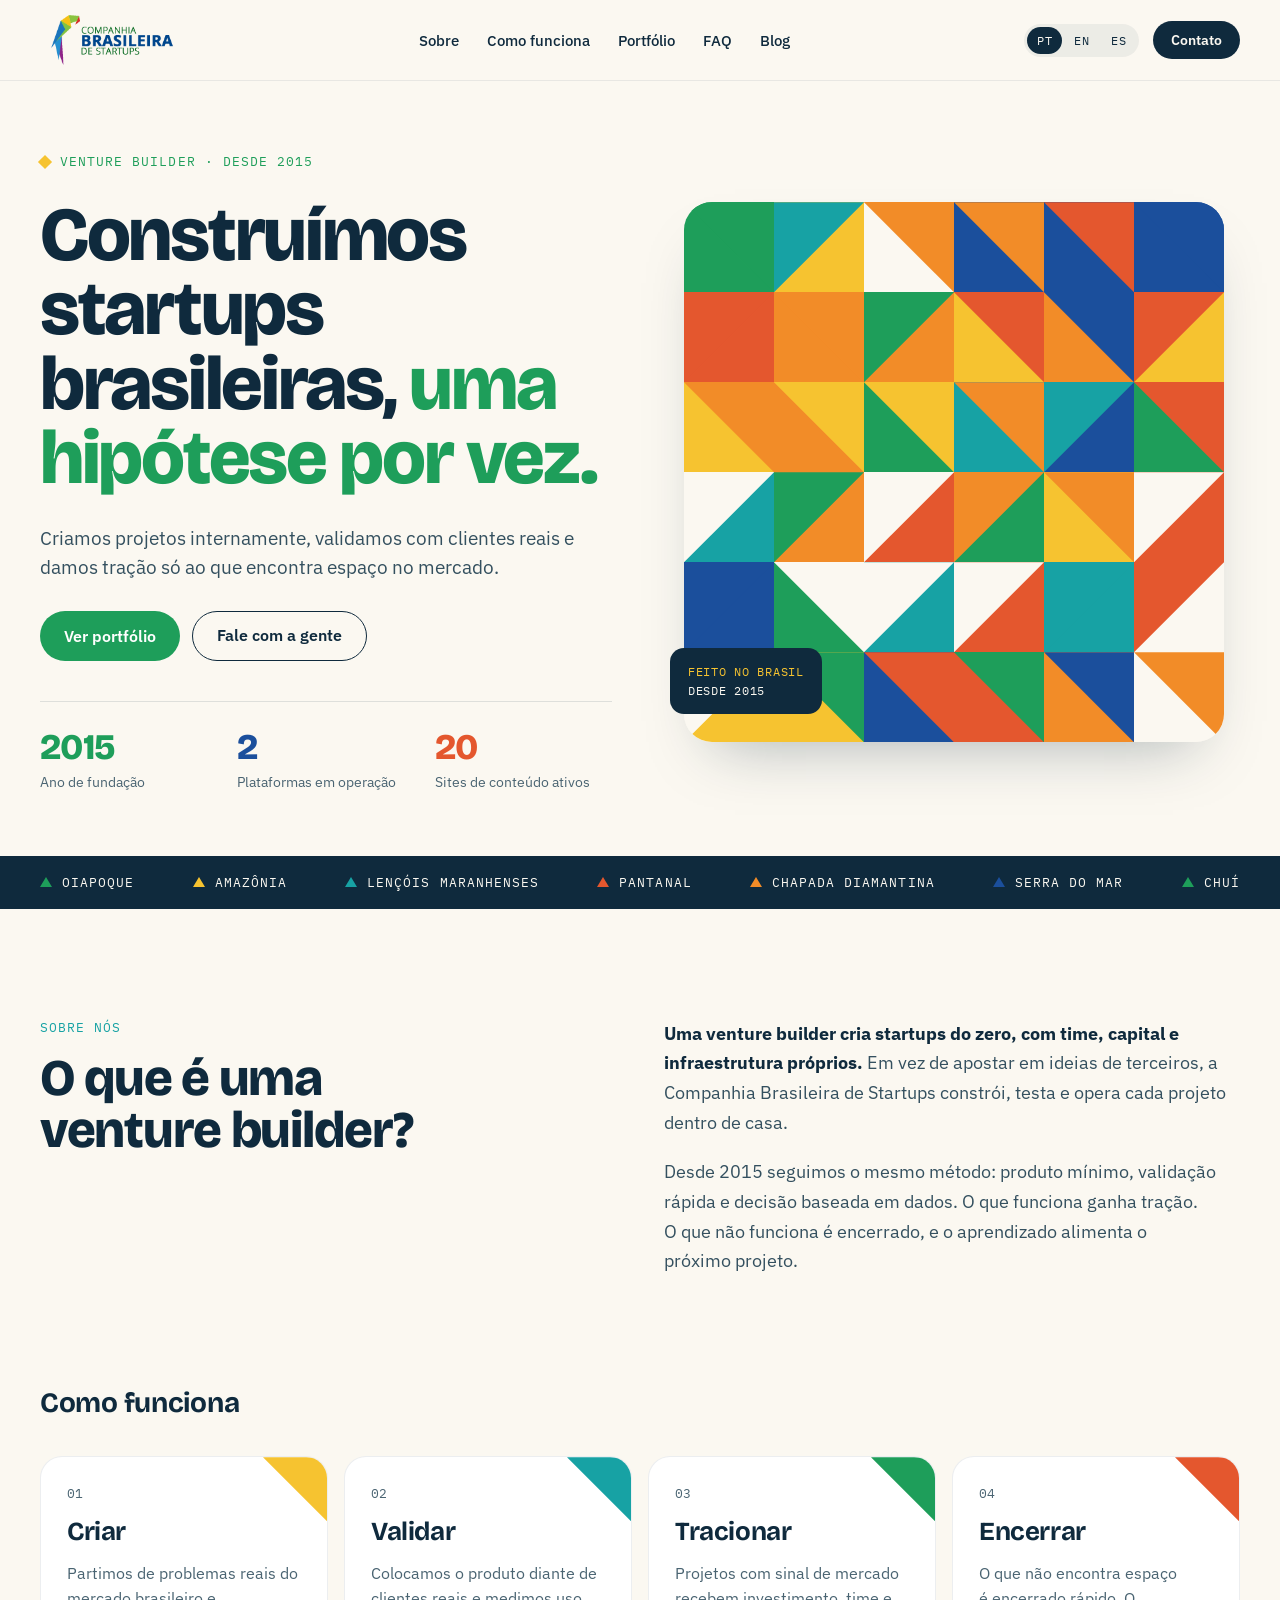
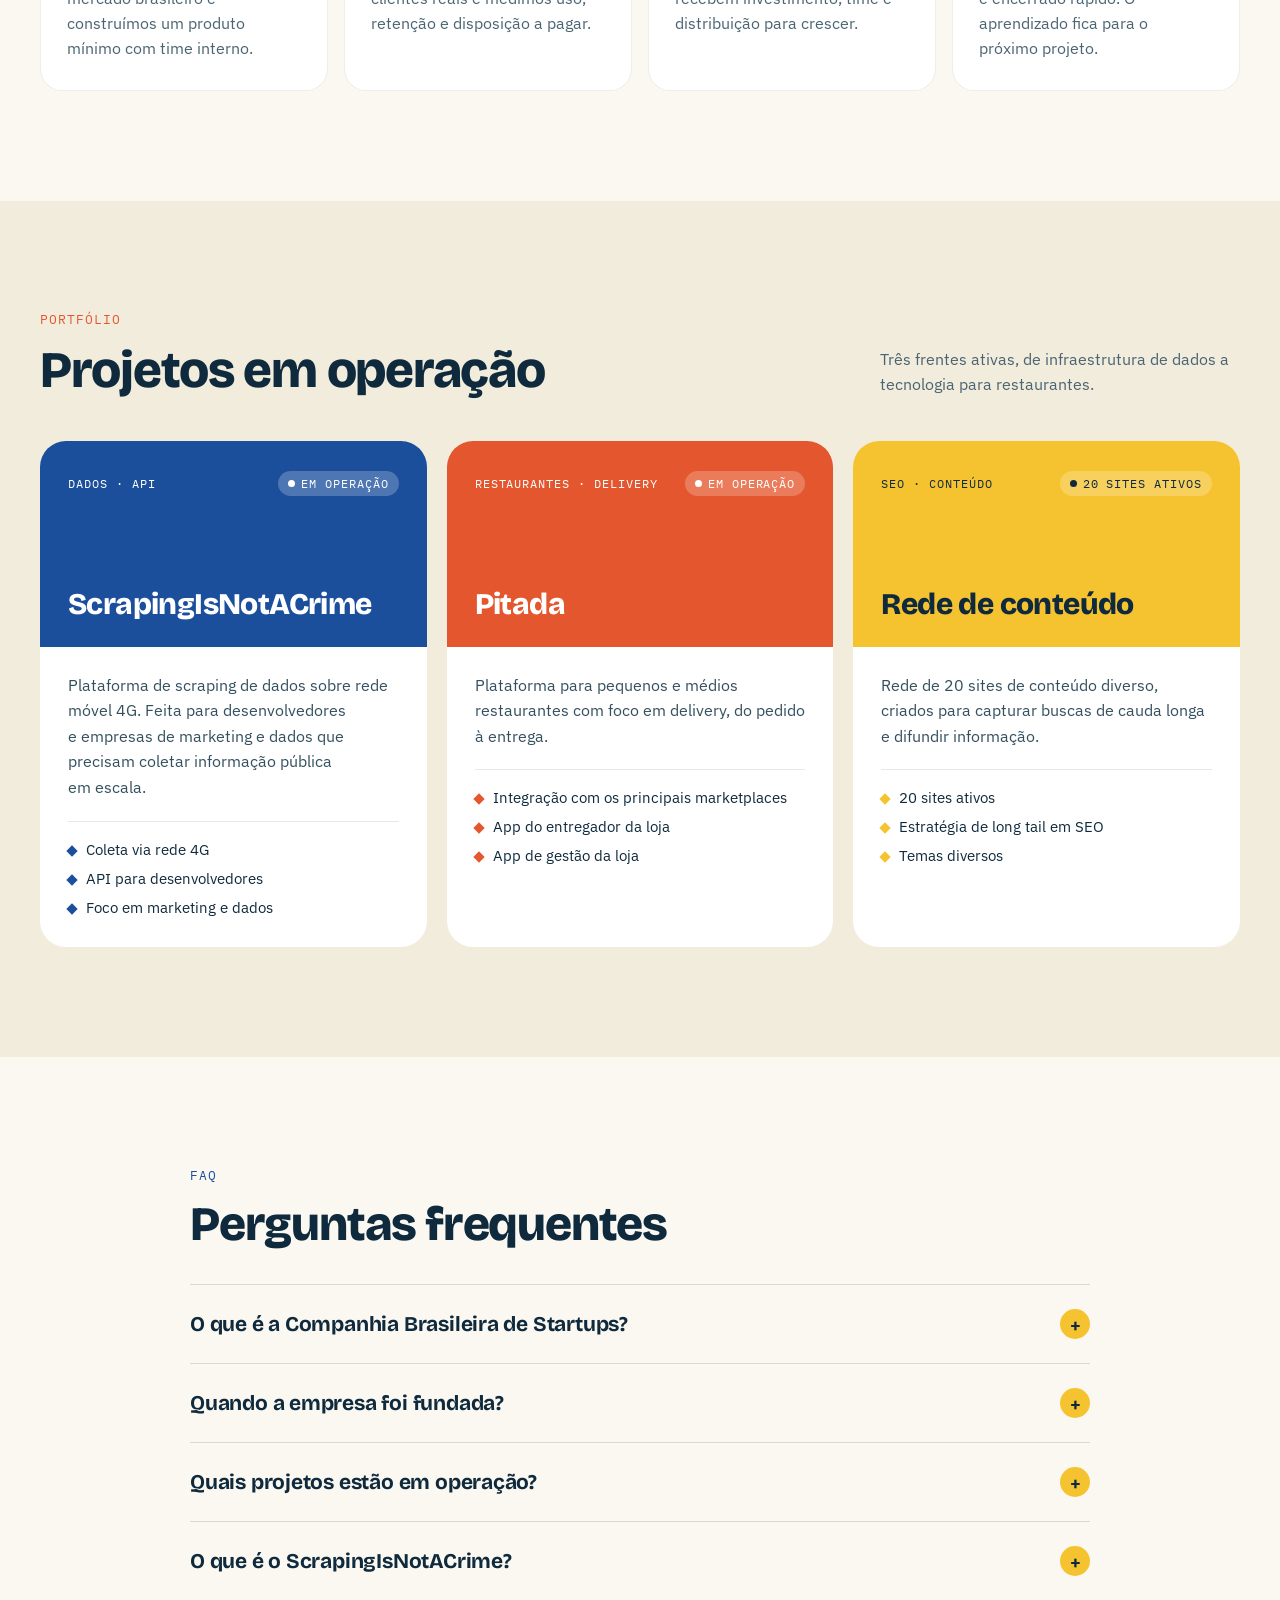
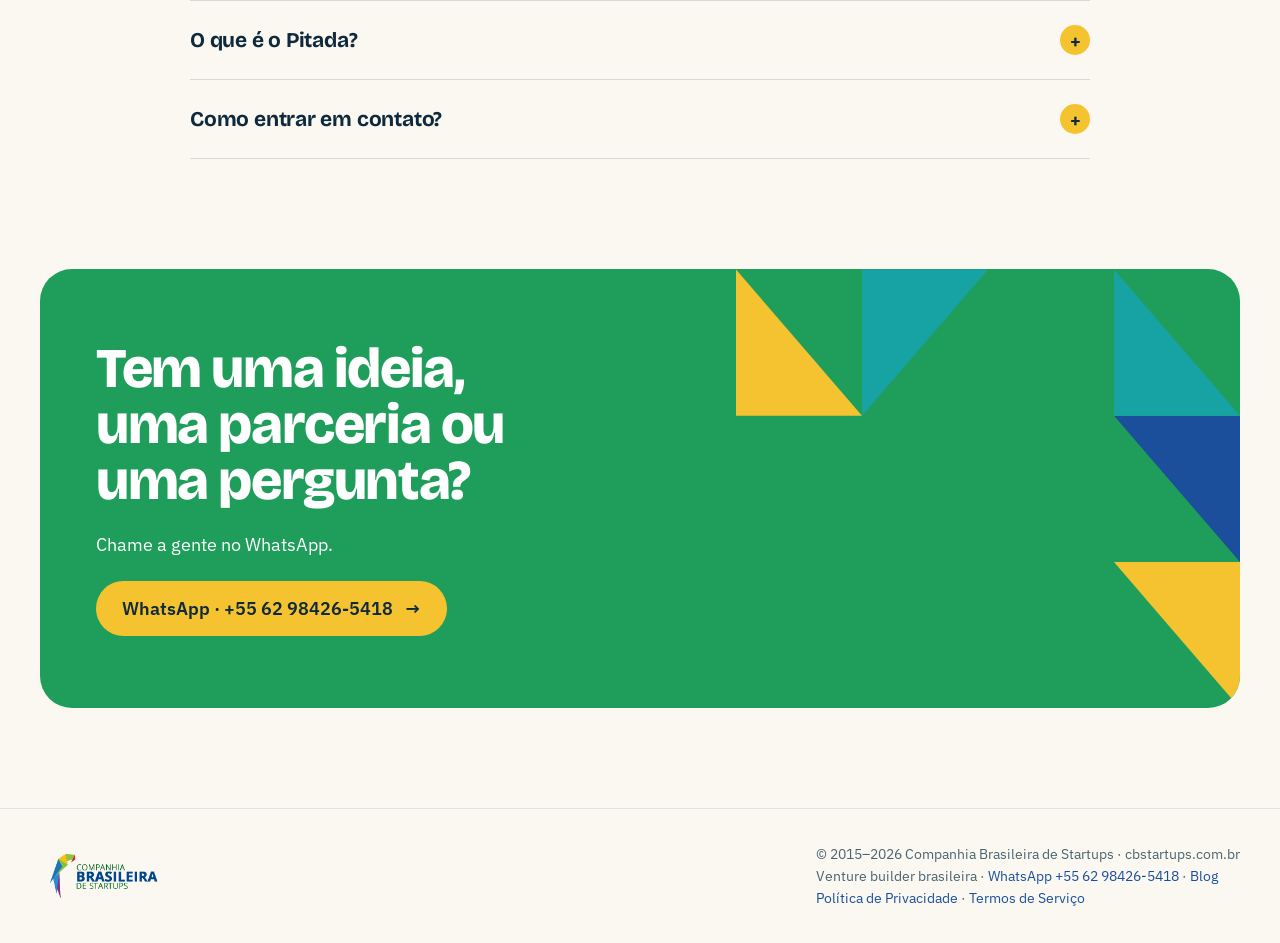
<file: index.html>
<!DOCTYPE html>
<html lang="pt-BR">
<head>
<meta charset="utf-8">
<meta name="viewport" content="width=device-width, initial-scale=1">
<title>Companhia Brasileira de Startups — Venture Builder desde 2015</title>
<meta name="description" content="A Companhia Brasileira de Startups é uma venture builder fundada em 2015. Criamos, validamos e tracionamos startups internamente: ScrapingIsNotACrime, Pitada e uma rede de 20 sites de conteúdo.">
<meta name="robots" content="index, follow">
<link rel="canonical" href="https://cbstartups.com.br/">
<link rel="alternate" hreflang="pt-BR" href="https://cbstartups.com.br/">
<link rel="alternate" hreflang="en" href="https://cbstartups.com.br/en/">
<link rel="alternate" hreflang="es" href="https://cbstartups.com.br/es/">
<link rel="alternate" hreflang="x-default" href="https://cbstartups.com.br/">
<meta property="og:type" content="website">
<meta property="og:site_name" content="Companhia Brasileira de Startups">
<meta property="og:title" content="Companhia Brasileira de Startups — Venture Builder desde 2015">
<meta property="og:description" content="A Companhia Brasileira de Startups é uma venture builder fundada em 2015. Criamos, validamos e tracionamos startups internamente: ScrapingIsNotACrime, Pitada e uma rede de 20 sites de conteúdo.">
<meta property="og:url" content="https://cbstartups.com.br/">
<meta property="og:image" content="https://cbstartups.com.br/assets/logo-cbstartups.png">
<meta property="og:locale" content="pt_BR">
<meta name="twitter:card" content="summary">
<link rel="icon" href="assets/logo-cbstartups.png">
<link rel="preconnect" href="https://fonts.googleapis.com">
<link rel="preconnect" href="https://fonts.gstatic.com" crossorigin="">
<link href="https://fonts.googleapis.com/css2?family=Bricolage+Grotesque:opsz,wght@12..96,500;12..96,700;12..96,800&amp;family=IBM+Plex+Sans:wght@400;500;600&amp;family=IBM+Plex+Mono:wght@500&amp;display=swap" rel="stylesheet">
<script type="application/ld+json">{"@context":"https://schema.org","@graph":[{"@type":"Organization","@id":"https://cbstartups.com.br/#org","name":"Companhia Brasileira de Startups","alternateName":"CB Startups","url":"https://cbstartups.com.br/","logo":"https://cbstartups.com.br/assets/logo-cbstartups.png","foundingDate":"2015","telephone":"+55-62-98426-5418","contactPoint":{"@type":"ContactPoint","telephone":"+55-62-98426-5418","contactType":"customer service","availableLanguage":["Portuguese","English","Spanish"],"url":"https://wa.me/5562984265418"},"description":"Venture builder brasileira que cria, valida e traciona startups internamente.","areaServed":"BR","knowsAbout":["Venture building","Web scraping","Proxies 4G","SaaS para restaurantes","Delivery","SEO long tail"],"owns":[{"@type":"SoftwareApplication","name":"ScrapingIsNotACrime","applicationCategory":"DeveloperApplication","description":"Plataforma de scraping de dados com rede móvel 4G para desenvolvedores e empresas de marketing e dados."},{"@type":"SoftwareApplication","name":"Pitada","applicationCategory":"BusinessApplication","description":"Plataforma para pequenos e médios restaurantes com foco em delivery, integração com marketplaces, app do entregador e app de gestão da loja."}]},{"@type":"WebSite","@id":"https://cbstartups.com.br/#site","url":"https://cbstartups.com.br/","name":"Companhia Brasileira de Startups","inLanguage":["pt-BR","en","es"],"publisher":{"@id":"https://cbstartups.com.br/#org"}},{"@type":"FAQPage","mainEntity":[{"@type":"Question","name":"O que é a Companhia Brasileira de Startups?","acceptedAnswer":{"@type":"Answer","text":"É uma venture builder brasileira, fundada em 2015, que cria startups internamente, valida cada projeto com o mercado e dá tração apenas aos que encontram espaço real."}},{"@type":"Question","name":"Quais projetos estão em operação?","acceptedAnswer":{"@type":"Answer","text":"ScrapingIsNotACrime (scraping de dados com rede 4G), Pitada (plataforma de delivery para restaurantes) e uma rede de 20 sites de conteúdo voltados a SEO de cauda longa."}}]}]}</script>
<style>
html{scroll-behavior:smooth}
body{margin:0;background:#FBF8F1;color:#0F2A3D;font-family:'IBM Plex Sans',system-ui,sans-serif;-webkit-font-smoothing:antialiased}
a{color:#1B4F9C;text-decoration:none}
a:hover{color:#17A2A4}
summary::-webkit-details-marker{display:none}
::selection{background:#F6C330;color:#0F2A3D}

.h0:hover{color:#17A2A4 !important}
.h1:hover{color:#17A2A4 !important}
.h2:hover{color:#17A2A4 !important}
.h3:hover{color:#17A2A4 !important}
.h4:hover{background:#1B4F9C !important;color:#FBF8F1 !important}
.h5:hover{background:#17864C !important;color:#fff !important}
.h6:hover{background:#0F2A3D !important;color:#FBF8F1 !important}
.h7:hover{background:#fff !important;color:#0F2A3D !important}
.h8:hover{color:#17A2A4 !important}
details[open] summary span:last-child{transform:rotate(45deg)}
</style>
</head>
<body>

<div style="min-height:100vh;display:flex;flex-direction:column">
<header style="position:sticky;top:0;z-index:20;background:rgba(251,248,241,0.92);backdrop-filter:blur(10px);border-bottom:1px solid rgba(15,42,61,0.08)">
  <div style="max-width:1200px;margin:0 auto;padding:14px 24px;display:flex;align-items:center;justify-content:space-between;gap:24px;flex-wrap:wrap">
    <a href="#top" aria-label="Companhia Brasileira de Startups" style="display:flex">
      <img src="assets/logo-cbstartups.png" alt="Companhia Brasileira de Startups" width="155" height="55" style="display:block;height:52px;width:auto">
    </a>
    <nav aria-label="Principal" style="display:flex;gap:28px;flex-wrap:wrap;font-size:15px;font-weight:500">
      <a href="#sobre" style="color:#0F2A3D" class="h0">Sobre</a>
      <a href="#processo" style="color:#0F2A3D" class="h1">Como funciona</a>
      <a href="#portfolio" style="color:#0F2A3D" class="h2">Portfólio</a>
      <a href="#faq" style="color:#0F2A3D" class="h3">FAQ</a>
      <a href="https://blog.cbstartups.com.br/" style="color:#0F2A3D" class="h8">Blog</a>
    </nav>
    <div style="display:flex;align-items:center;gap:14px">
      <div role="group" aria-label="Idioma" style="display:flex;gap:2px;padding:3px;border-radius:999px;background:rgba(15,42,61,0.06);font-family:'IBM Plex Mono',monospace;font-size:12px">
          <a href="./" hreflang="pt-BR" style="border:0;cursor:pointer;padding:6px 10px;border-radius:999px;font:inherit;letter-spacing:0.04em;background:#0F2A3D;color:#FBF8F1" aria-current="page">PT</a>
          <a href="en/" hreflang="en" style="border:0;cursor:pointer;padding:6px 10px;border-radius:999px;font:inherit;letter-spacing:0.04em;background:transparent;color:#0F2A3D">EN</a>
          <a href="es/" hreflang="es" style="border:0;cursor:pointer;padding:6px 10px;border-radius:999px;font:inherit;letter-spacing:0.04em;background:transparent;color:#0F2A3D">ES</a>
      </div>
      <a href="#contato" style="background:#0F2A3D;color:#FBF8F1;padding:10px 18px;border-radius:999px;font-size:14px;font-weight:600" class="h4">Contato</a>
    </div>
  </div>
</header>
<main id="top">
<section aria-labelledby="hero-title" style="max-width:1200px;margin:0 auto;padding:72px 24px 64px;display:grid;grid-template-columns:repeat(auto-fit,minmax(min(100%,440px),1fr));gap:56px;align-items:center">
  <div style="display:flex;flex-direction:column;gap:28px">
    <div style="display:flex;align-items:center;gap:10px;font-family:'IBM Plex Mono',monospace;font-size:13px;letter-spacing:0.08em;text-transform:uppercase;color:#1E9E5A">
      <span style="width:10px;height:10px;background:#F6C330;transform:rotate(45deg)"></span>Venture builder · desde 2015
    </div>
    <h1 id="hero-title" style="margin:0;font-family:'Bricolage Grotesque',sans-serif;font-weight:800;font-size:clamp(40px,6vw,76px);line-height:0.98;letter-spacing:-0.03em;text-wrap:balance">Construímos startups brasileiras, <span style="color:#1E9E5A">uma hipótese por vez.</span></h1>
    <p style="margin:0;font-size:19px;line-height:1.55;color:#34505F;max-width:540px;text-wrap:pretty">Criamos projetos internamente, validamos com clientes reais e damos tração só ao que encontra espaço no mercado.</p>
    <div style="display:flex;gap:12px;flex-wrap:wrap">
      <a href="#portfolio" style="background:#1E9E5A;color:#fff;padding:15px 24px;border-radius:999px;font-weight:600;font-size:16px" class="h5">Ver portfólio</a>
      <a href="https://wa.me/5562984265418" target="_blank" rel="noopener" style="border:1.5px solid #0F2A3D;color:#0F2A3D;padding:13.5px 24px;border-radius:999px;font-weight:600;font-size:16px" class="h6">Fale com a gente</a>
    </div>
    <dl style="margin:12px 0 0;display:grid;grid-template-columns:repeat(3,minmax(0,1fr));gap:20px;border-top:1px solid rgba(15,42,61,0.12);padding-top:24px">
        <div style="display:flex;flex-direction:column;gap:4px">
          <dt style="font-family:'Bricolage Grotesque',sans-serif;font-weight:800;font-size:36px;letter-spacing:-0.02em;color:#1E9E5A">2015</dt>
          <dd style="margin:0;font-size:14px;color:#4A6472;line-height:1.35">Ano de fundação</dd>
        </div>
        <div style="display:flex;flex-direction:column;gap:4px">
          <dt style="font-family:'Bricolage Grotesque',sans-serif;font-weight:800;font-size:36px;letter-spacing:-0.02em;color:#1B4F9C">2</dt>
          <dd style="margin:0;font-size:14px;color:#4A6472;line-height:1.35">Plataformas em operação</dd>
        </div>
        <div style="display:flex;flex-direction:column;gap:4px">
          <dt style="font-family:'Bricolage Grotesque',sans-serif;font-weight:800;font-size:36px;letter-spacing:-0.02em;color:#E4572E">20</dt>
          <dd style="margin:0;font-size:14px;color:#4A6472;line-height:1.35">Sites de conteúdo ativos</dd>
        </div>
    </dl>
  </div>
  <div aria-hidden="true" style="position:relative;width:100%;max-width:540px;justify-self:center">
    <div style="display:grid;grid-template-columns:repeat(6,1fr);aspect-ratio:1;border-radius:28px;overflow:hidden;box-shadow:0 30px 60px -30px rgba(15,42,61,0.35)">
        <div style="position:relative;background:#1E9E5A">
          <div style="position:absolute;inset:0;background:#1E9E5A;clip-path:polygon(0 0,100% 0,100% 100%)"></div>
        </div>
        <div style="position:relative;background:#F6C330">
          <div style="position:absolute;inset:0;background:#17A2A4;clip-path:polygon(0 0,100% 0,0 100%)"></div>
        </div>
        <div style="position:relative;background:#F28C28">
          <div style="position:absolute;inset:0;background:#FBF8F1;clip-path:polygon(0 0,0 100%,100% 100%)"></div>
        </div>
        <div style="position:relative;background:#1B4F9C">
          <div style="position:absolute;inset:0;background:#F28C28;clip-path:polygon(0 0,100% 0,100% 100%)"></div>
        </div>
        <div style="position:relative;background:#1B4F9C">
          <div style="position:absolute;inset:0;background:#E4572E;clip-path:polygon(0 0,100% 0,100% 100%)"></div>
        </div>
        <div style="position:relative;background:#1B4F9C">
          <div style="position:absolute;inset:0;background:#1B4F9C;clip-path:polygon(0 0,100% 0,100% 100%)"></div>
        </div>
        <div style="position:relative;background:#E4572E">
          <div style="position:absolute;inset:0;background:#E4572E;clip-path:polygon(0 0,100% 0,0 100%)"></div>
        </div>
        <div style="position:relative;background:#F28C28">
          <div style="position:absolute;inset:0;background:#F28C28;clip-path:polygon(0 0,0 100%,100% 100%)"></div>
        </div>
        <div style="position:relative;background:#1E9E5A">
          <div style="position:absolute;inset:0;background:#F28C28;clip-path:polygon(100% 0,100% 100%,0 100%)"></div>
        </div>
        <div style="position:relative;background:#E4572E">
          <div style="position:absolute;inset:0;background:#F6C330;clip-path:polygon(0 0,0 100%,100% 100%)"></div>
        </div>
        <div style="position:relative;background:#1B4F9C">
          <div style="position:absolute;inset:0;background:#F28C28;clip-path:polygon(0 0,0 100%,100% 100%)"></div>
        </div>
        <div style="position:relative;background:#E4572E">
          <div style="position:absolute;inset:0;background:#F6C330;clip-path:polygon(100% 0,100% 100%,0 100%)"></div>
        </div>
        <div style="position:relative;background:#F28C28">
          <div style="position:absolute;inset:0;background:#F6C330;clip-path:polygon(0 0,0 100%,100% 100%)"></div>
        </div>
        <div style="position:relative;background:#F6C330">
          <div style="position:absolute;inset:0;background:#F28C28;clip-path:polygon(0 0,0 100%,100% 100%)"></div>
        </div>
        <div style="position:relative;background:#F6C330">
          <div style="position:absolute;inset:0;background:#1E9E5A;clip-path:polygon(0 0,0 100%,100% 100%)"></div>
        </div>
        <div style="position:relative;background:#17A2A4">
          <div style="position:absolute;inset:0;background:#F28C28;clip-path:polygon(0 0,100% 0,100% 100%)"></div>
        </div>
        <div style="position:relative;background:#17A2A4">
          <div style="position:absolute;inset:0;background:#1B4F9C;clip-path:polygon(100% 0,100% 100%,0 100%)"></div>
        </div>
        <div style="position:relative;background:#E4572E">
          <div style="position:absolute;inset:0;background:#1E9E5A;clip-path:polygon(0 0,0 100%,100% 100%)"></div>
        </div>
        <div style="position:relative;background:#FBF8F1">
          <div style="position:absolute;inset:0;background:#17A2A4;clip-path:polygon(100% 0,100% 100%,0 100%)"></div>
        </div>
        <div style="position:relative;background:#F28C28">
          <div style="position:absolute;inset:0;background:#1E9E5A;clip-path:polygon(0 0,100% 0,0 100%)"></div>
        </div>
        <div style="position:relative;background:#FBF8F1">
          <div style="position:absolute;inset:0;background:#E4572E;clip-path:polygon(100% 0,100% 100%,0 100%)"></div>
        </div>
        <div style="position:relative;background:#F28C28">
          <div style="position:absolute;inset:0;background:#1E9E5A;clip-path:polygon(100% 0,100% 100%,0 100%)"></div>
        </div>
        <div style="position:relative;background:#F6C330">
          <div style="position:absolute;inset:0;background:#F28C28;clip-path:polygon(0 0,100% 0,100% 100%)"></div>
        </div>
        <div style="position:relative;background:#E4572E">
          <div style="position:absolute;inset:0;background:#FBF8F1;clip-path:polygon(0 0,100% 0,0 100%)"></div>
        </div>
        <div style="position:relative;background:#1B4F9C">
          <div style="position:absolute;inset:0;background:#1B4F9C;clip-path:polygon(100% 0,100% 100%,0 100%)"></div>
        </div>
        <div style="position:relative;background:#FBF8F1">
          <div style="position:absolute;inset:0;background:#1E9E5A;clip-path:polygon(0 0,0 100%,100% 100%)"></div>
        </div>
        <div style="position:relative;background:#17A2A4">
          <div style="position:absolute;inset:0;background:#FBF8F1;clip-path:polygon(0 0,100% 0,0 100%)"></div>
        </div>
        <div style="position:relative;background:#E4572E">
          <div style="position:absolute;inset:0;background:#FBF8F1;clip-path:polygon(0 0,100% 0,0 100%)"></div>
        </div>
        <div style="position:relative;background:#17A2A4">
          <div style="position:absolute;inset:0;background:#17A2A4;clip-path:polygon(100% 0,100% 100%,0 100%)"></div>
        </div>
        <div style="position:relative;background:#E4572E">
          <div style="position:absolute;inset:0;background:#FBF8F1;clip-path:polygon(100% 0,100% 100%,0 100%)"></div>
        </div>
        <div style="position:relative;background:#FBF8F1">
          <div style="position:absolute;inset:0;background:#F6C330;clip-path:polygon(100% 0,100% 100%,0 100%)"></div>
        </div>
        <div style="position:relative;background:#F6C330">
          <div style="position:absolute;inset:0;background:#1E9E5A;clip-path:polygon(0 0,100% 0,100% 100%)"></div>
        </div>
        <div style="position:relative;background:#1B4F9C">
          <div style="position:absolute;inset:0;background:#E4572E;clip-path:polygon(0 0,100% 0,100% 100%)"></div>
        </div>
        <div style="position:relative;background:#1E9E5A">
          <div style="position:absolute;inset:0;background:#E4572E;clip-path:polygon(0 0,0 100%,100% 100%)"></div>
        </div>
        <div style="position:relative;background:#F28C28">
          <div style="position:absolute;inset:0;background:#1B4F9C;clip-path:polygon(0 0,100% 0,100% 100%)"></div>
        </div>
        <div style="position:relative;background:#FBF8F1">
          <div style="position:absolute;inset:0;background:#F28C28;clip-path:polygon(0 0,100% 0,100% 100%)"></div>
        </div>
    </div>
    <div style="position:absolute;left:-14px;bottom:28px;background:#0F2A3D;color:#FBF8F1;padding:14px 18px;border-radius:14px;font-family:'IBM Plex Mono',monospace;font-size:12px;letter-spacing:0.06em;line-height:1.6;text-transform:uppercase">
      <div style="color:#F6C330">Feito no Brasil</div><div>Desde 2015</div>
    </div>
  </div>
</section>
<div style="background:#0F2A3D;color:#FBF8F1;overflow:hidden">
  <div style="max-width:1200px;margin:0 auto;padding:18px 24px;display:flex;align-items:center;justify-content:space-between;gap:16px;flex-wrap:wrap;font-family:'IBM Plex Mono',monospace;font-size:13px;letter-spacing:0.08em;text-transform:uppercase">
      <span style="display:flex;align-items:center;gap:10px"><span style="width:0;height:0;border-left:6px solid transparent;border-right:6px solid transparent;border-bottom:10px solid #1E9E5A"></span>Oiapoque</span>
      <span style="display:flex;align-items:center;gap:10px"><span style="width:0;height:0;border-left:6px solid transparent;border-right:6px solid transparent;border-bottom:10px solid #F6C330"></span>Amazônia</span>
      <span style="display:flex;align-items:center;gap:10px"><span style="width:0;height:0;border-left:6px solid transparent;border-right:6px solid transparent;border-bottom:10px solid #17A2A4"></span>Lençóis Maranhenses</span>
      <span style="display:flex;align-items:center;gap:10px"><span style="width:0;height:0;border-left:6px solid transparent;border-right:6px solid transparent;border-bottom:10px solid #E4572E"></span>Pantanal</span>
      <span style="display:flex;align-items:center;gap:10px"><span style="width:0;height:0;border-left:6px solid transparent;border-right:6px solid transparent;border-bottom:10px solid #F28C28"></span>Chapada Diamantina</span>
      <span style="display:flex;align-items:center;gap:10px"><span style="width:0;height:0;border-left:6px solid transparent;border-right:6px solid transparent;border-bottom:10px solid #1B4F9C"></span>Serra do Mar</span>
      <span style="display:flex;align-items:center;gap:10px"><span style="width:0;height:0;border-left:6px solid transparent;border-right:6px solid transparent;border-bottom:10px solid #1E9E5A"></span>Chuí</span>
  </div>
</div>
<section id="sobre" aria-labelledby="sobre-title" style="max-width:1200px;margin:0 auto;padding:110px 24px 40px;display:grid;grid-template-columns:repeat(auto-fit,minmax(min(100%,360px),1fr));gap:48px">
  <div style="display:flex;flex-direction:column;gap:16px">
    <span style="font-family:'IBM Plex Mono',monospace;font-size:13px;letter-spacing:0.08em;text-transform:uppercase;color:#17A2A4">Sobre nós</span>
    <h2 id="sobre-title" style="margin:0;font-family:'Bricolage Grotesque',sans-serif;font-weight:800;font-size:clamp(32px,4vw,52px);line-height:1.02;letter-spacing:-0.025em;text-wrap:balance">O que é uma venture builder?</h2>
  </div>
  <div style="display:flex;flex-direction:column;gap:20px;font-size:18px;line-height:1.65;color:#34505F">
    <p style="margin:0;text-wrap:pretty"><strong style="color:#0F2A3D">Uma venture builder cria startups do zero, com time, capital e infraestrutura próprios.</strong> Em vez de apostar em ideias de terceiros, a Companhia Brasileira de Startups constrói, testa e opera cada projeto dentro de casa.</p>
    <p style="margin:0;text-wrap:pretty">Desde 2015 seguimos o mesmo método: produto mínimo, validação rápida e decisão baseada em dados. O que funciona ganha tração. O que não funciona é encerrado, e o aprendizado alimenta o próximo projeto.</p>
  </div>
</section>
<section id="processo" aria-labelledby="processo-title" style="max-width:1200px;margin:0 auto;padding:70px 24px 110px">
  <h2 id="processo-title" style="margin:0 0 36px;font-family:'Bricolage Grotesque',sans-serif;font-weight:700;font-size:28px;letter-spacing:-0.01em">Como funciona</h2>
  <ol style="list-style:none;margin:0;padding:0;display:grid;grid-template-columns:repeat(auto-fit,minmax(min(100%,240px),1fr));gap:16px">
      <li style="background:#fff;border:1px solid rgba(15,42,61,0.08);border-radius:22px;padding:28px 26px 30px;display:flex;flex-direction:column;gap:14px;position:relative;overflow:hidden">
        <div style="position:absolute;top:0;right:0;width:64px;height:64px;background:#F6C330;clip-path:polygon(100% 0,0 0,100% 100%)"></div>
        <span style="font-family:'IBM Plex Mono',monospace;font-size:13px;color:#4A6472">01</span>
        <h3 style="margin:0;font-family:'Bricolage Grotesque',sans-serif;font-weight:700;font-size:26px;letter-spacing:-0.015em">Criar</h3>
        <p style="margin:0;font-size:16px;line-height:1.55;color:#4A6472;text-wrap:pretty">Partimos de problemas reais do mercado brasileiro e construímos um produto mínimo com time interno.</p>
      </li>
      <li style="background:#fff;border:1px solid rgba(15,42,61,0.08);border-radius:22px;padding:28px 26px 30px;display:flex;flex-direction:column;gap:14px;position:relative;overflow:hidden">
        <div style="position:absolute;top:0;right:0;width:64px;height:64px;background:#17A2A4;clip-path:polygon(100% 0,0 0,100% 100%)"></div>
        <span style="font-family:'IBM Plex Mono',monospace;font-size:13px;color:#4A6472">02</span>
        <h3 style="margin:0;font-family:'Bricolage Grotesque',sans-serif;font-weight:700;font-size:26px;letter-spacing:-0.015em">Validar</h3>
        <p style="margin:0;font-size:16px;line-height:1.55;color:#4A6472;text-wrap:pretty">Colocamos o produto diante de clientes reais e medimos uso, retenção e disposição a pagar.</p>
      </li>
      <li style="background:#fff;border:1px solid rgba(15,42,61,0.08);border-radius:22px;padding:28px 26px 30px;display:flex;flex-direction:column;gap:14px;position:relative;overflow:hidden">
        <div style="position:absolute;top:0;right:0;width:64px;height:64px;background:#1E9E5A;clip-path:polygon(100% 0,0 0,100% 100%)"></div>
        <span style="font-family:'IBM Plex Mono',monospace;font-size:13px;color:#4A6472">03</span>
        <h3 style="margin:0;font-family:'Bricolage Grotesque',sans-serif;font-weight:700;font-size:26px;letter-spacing:-0.015em">Tracionar</h3>
        <p style="margin:0;font-size:16px;line-height:1.55;color:#4A6472;text-wrap:pretty">Projetos com sinal de mercado recebem investimento, time e distribuição para crescer.</p>
      </li>
      <li style="background:#fff;border:1px solid rgba(15,42,61,0.08);border-radius:22px;padding:28px 26px 30px;display:flex;flex-direction:column;gap:14px;position:relative;overflow:hidden">
        <div style="position:absolute;top:0;right:0;width:64px;height:64px;background:#E4572E;clip-path:polygon(100% 0,0 0,100% 100%)"></div>
        <span style="font-family:'IBM Plex Mono',monospace;font-size:13px;color:#4A6472">04</span>
        <h3 style="margin:0;font-family:'Bricolage Grotesque',sans-serif;font-weight:700;font-size:26px;letter-spacing:-0.015em">Encerrar</h3>
        <p style="margin:0;font-size:16px;line-height:1.55;color:#4A6472;text-wrap:pretty">O que não encontra espaço é encerrado rápido. O aprendizado fica para o próximo projeto.</p>
      </li>
  </ol>
</section>
<section id="portfolio" aria-labelledby="portfolio-title" style="background:#F2ECDD">
  <div style="max-width:1200px;margin:0 auto;padding:110px 24px">
    <div style="display:flex;justify-content:space-between;align-items:flex-end;gap:24px;flex-wrap:wrap;margin-bottom:44px">
      <div style="display:flex;flex-direction:column;gap:16px;max-width:640px">
        <span style="font-family:'IBM Plex Mono',monospace;font-size:13px;letter-spacing:0.08em;text-transform:uppercase;color:#E4572E">Portfólio</span>
        <h2 id="portfolio-title" style="margin:0;font-family:'Bricolage Grotesque',sans-serif;font-weight:800;font-size:clamp(32px,4vw,52px);line-height:1.02;letter-spacing:-0.025em;text-wrap:balance">Projetos em operação</h2>
      </div>
      <p style="margin:0;max-width:360px;font-size:16px;line-height:1.55;color:#4A6472">Três frentes ativas, de infraestrutura de dados a tecnologia para restaurantes.</p>
    </div>
    <div style="display:grid;grid-template-columns:repeat(auto-fit,minmax(min(100%,320px),1fr));gap:20px">
        <article style="background:#fff;border-radius:26px;overflow:hidden;display:flex;flex-direction:column">
          <div style="background:#1B4F9C;color:#fff;padding:30px 28px 26px;display:flex;flex-direction:column;gap:22px;min-height:150px;justify-content:space-between">
            <div style="display:flex;justify-content:space-between;align-items:center;gap:12px;font-family:'IBM Plex Mono',monospace;font-size:12px;letter-spacing:0.08em;text-transform:uppercase">
              <span>Dados · API</span>
              <span style="display:flex;align-items:center;gap:6px;background:rgba(255,255,255,0.22);padding:5px 10px;border-radius:999px"><span style="width:7px;height:7px;border-radius:50%;background:currentColor"></span>Em operação</span>
            </div>
            <h3 style="margin:0;font-family:'Bricolage Grotesque',sans-serif;font-weight:800;font-size:30px;letter-spacing:-0.02em;line-height:1.05;word-break:break-word">ScrapingIsNotACrime</h3>
          </div>
          <div style="padding:26px 28px 30px;display:flex;flex-direction:column;gap:20px;flex:1">
            <p style="margin:0;font-size:16px;line-height:1.6;color:#34505F;text-wrap:pretty">Plataforma de scraping de dados sobre rede móvel 4G. Feita para desenvolvedores e empresas de marketing e dados que precisam coletar informação pública em escala.</p>
            <ul style="list-style:none;margin:0;padding:18px 0 0;border-top:1px solid rgba(15,42,61,0.1);display:flex;flex-direction:column;gap:10px">
                <li style="display:flex;gap:10px;align-items:baseline;font-size:15px;color:#0F2A3D"><span style="flex:none;width:8px;height:8px;background:#1B4F9C;transform:rotate(45deg)"></span>Coleta via rede 4G</li>
                <li style="display:flex;gap:10px;align-items:baseline;font-size:15px;color:#0F2A3D"><span style="flex:none;width:8px;height:8px;background:#1B4F9C;transform:rotate(45deg)"></span>API para desenvolvedores</li>
                <li style="display:flex;gap:10px;align-items:baseline;font-size:15px;color:#0F2A3D"><span style="flex:none;width:8px;height:8px;background:#1B4F9C;transform:rotate(45deg)"></span>Foco em marketing e dados</li>
            </ul>
          </div>
        </article>
        <article style="background:#fff;border-radius:26px;overflow:hidden;display:flex;flex-direction:column">
          <div style="background:#E4572E;color:#fff;padding:30px 28px 26px;display:flex;flex-direction:column;gap:22px;min-height:150px;justify-content:space-between">
            <div style="display:flex;justify-content:space-between;align-items:center;gap:12px;font-family:'IBM Plex Mono',monospace;font-size:12px;letter-spacing:0.08em;text-transform:uppercase">
              <span>Restaurantes · Delivery</span>
              <span style="display:flex;align-items:center;gap:6px;background:rgba(255,255,255,0.22);padding:5px 10px;border-radius:999px"><span style="width:7px;height:7px;border-radius:50%;background:currentColor"></span>Em operação</span>
            </div>
            <h3 style="margin:0;font-family:'Bricolage Grotesque',sans-serif;font-weight:800;font-size:30px;letter-spacing:-0.02em;line-height:1.05;word-break:break-word">Pitada</h3>
          </div>
          <div style="padding:26px 28px 30px;display:flex;flex-direction:column;gap:20px;flex:1">
            <p style="margin:0;font-size:16px;line-height:1.6;color:#34505F;text-wrap:pretty">Plataforma para pequenos e médios restaurantes com foco em delivery, do pedido à entrega.</p>
            <ul style="list-style:none;margin:0;padding:18px 0 0;border-top:1px solid rgba(15,42,61,0.1);display:flex;flex-direction:column;gap:10px">
                <li style="display:flex;gap:10px;align-items:baseline;font-size:15px;color:#0F2A3D"><span style="flex:none;width:8px;height:8px;background:#E4572E;transform:rotate(45deg)"></span>Integração com os principais marketplaces</li>
                <li style="display:flex;gap:10px;align-items:baseline;font-size:15px;color:#0F2A3D"><span style="flex:none;width:8px;height:8px;background:#E4572E;transform:rotate(45deg)"></span>App do entregador da loja</li>
                <li style="display:flex;gap:10px;align-items:baseline;font-size:15px;color:#0F2A3D"><span style="flex:none;width:8px;height:8px;background:#E4572E;transform:rotate(45deg)"></span>App de gestão da loja</li>
            </ul>
          </div>
        </article>
        <article style="background:#fff;border-radius:26px;overflow:hidden;display:flex;flex-direction:column">
          <div style="background:#F6C330;color:#0F2A3D;padding:30px 28px 26px;display:flex;flex-direction:column;gap:22px;min-height:150px;justify-content:space-between">
            <div style="display:flex;justify-content:space-between;align-items:center;gap:12px;font-family:'IBM Plex Mono',monospace;font-size:12px;letter-spacing:0.08em;text-transform:uppercase">
              <span>SEO · Conteúdo</span>
              <span style="display:flex;align-items:center;gap:6px;background:rgba(255,255,255,0.22);padding:5px 10px;border-radius:999px"><span style="width:7px;height:7px;border-radius:50%;background:currentColor"></span>20 sites ativos</span>
            </div>
            <h3 style="margin:0;font-family:'Bricolage Grotesque',sans-serif;font-weight:800;font-size:30px;letter-spacing:-0.02em;line-height:1.05;word-break:break-word">Rede de conteúdo</h3>
          </div>
          <div style="padding:26px 28px 30px;display:flex;flex-direction:column;gap:20px;flex:1">
            <p style="margin:0;font-size:16px;line-height:1.6;color:#34505F;text-wrap:pretty">Rede de 20 sites de conteúdo diverso, criados para capturar buscas de cauda longa e difundir informação.</p>
            <ul style="list-style:none;margin:0;padding:18px 0 0;border-top:1px solid rgba(15,42,61,0.1);display:flex;flex-direction:column;gap:10px">
                <li style="display:flex;gap:10px;align-items:baseline;font-size:15px;color:#0F2A3D"><span style="flex:none;width:8px;height:8px;background:#F6C330;transform:rotate(45deg)"></span>20 sites ativos</li>
                <li style="display:flex;gap:10px;align-items:baseline;font-size:15px;color:#0F2A3D"><span style="flex:none;width:8px;height:8px;background:#F6C330;transform:rotate(45deg)"></span>Estratégia de long tail em SEO</li>
                <li style="display:flex;gap:10px;align-items:baseline;font-size:15px;color:#0F2A3D"><span style="flex:none;width:8px;height:8px;background:#F6C330;transform:rotate(45deg)"></span>Temas diversos</li>
            </ul>
          </div>
        </article>
    </div>
  </div>
</section>
<section id="faq" aria-labelledby="faq-title" style="max-width:900px;margin:0 auto;padding:110px 24px">
  <div style="display:flex;flex-direction:column;gap:16px;margin-bottom:36px">
    <span style="font-family:'IBM Plex Mono',monospace;font-size:13px;letter-spacing:0.08em;text-transform:uppercase;color:#1B4F9C">FAQ</span>
    <h2 id="faq-title" style="margin:0;font-family:'Bricolage Grotesque',sans-serif;font-weight:800;font-size:clamp(32px,4vw,48px);line-height:1.02;letter-spacing:-0.025em">Perguntas frequentes</h2>
  </div>
  <div style="display:flex;flex-direction:column;border-top:1px solid rgba(15,42,61,0.15)">
      <details style="border-bottom:1px solid rgba(15,42,61,0.15)">
        <summary style="list-style:none;cursor:pointer;padding:24px 0;display:flex;justify-content:space-between;align-items:center;gap:20px;font-family:'Bricolage Grotesque',sans-serif;font-weight:700;font-size:21px;letter-spacing:-0.01em">
          <h3 style="margin:0;font:inherit">O que é a Companhia Brasileira de Startups?</h3>
          <span style="flex:none;width:30px;height:30px;border-radius:50%;background:#F6C330;display:grid;place-items:center;font-family:'IBM Plex Mono',monospace;font-size:18px">+</span>
        </summary>
        <p style="margin:0;padding:0 50px 26px 0;font-size:17px;line-height:1.65;color:#34505F;text-wrap:pretty">É uma venture builder brasileira, fundada em 2015, que cria startups internamente, valida cada projeto com o mercado e dá tração apenas aos que encontram espaço real.</p>
      </details>
      <details style="border-bottom:1px solid rgba(15,42,61,0.15)">
        <summary style="list-style:none;cursor:pointer;padding:24px 0;display:flex;justify-content:space-between;align-items:center;gap:20px;font-family:'Bricolage Grotesque',sans-serif;font-weight:700;font-size:21px;letter-spacing:-0.01em">
          <h3 style="margin:0;font:inherit">Quando a empresa foi fundada?</h3>
          <span style="flex:none;width:30px;height:30px;border-radius:50%;background:#F6C330;display:grid;place-items:center;font-family:'IBM Plex Mono',monospace;font-size:18px">+</span>
        </summary>
        <p style="margin:0;padding:0 50px 26px 0;font-size:17px;line-height:1.65;color:#34505F;text-wrap:pretty">Em 2015. Desde então criamos e testamos diversos projetos de tecnologia no Brasil.</p>
      </details>
      <details style="border-bottom:1px solid rgba(15,42,61,0.15)">
        <summary style="list-style:none;cursor:pointer;padding:24px 0;display:flex;justify-content:space-between;align-items:center;gap:20px;font-family:'Bricolage Grotesque',sans-serif;font-weight:700;font-size:21px;letter-spacing:-0.01em">
          <h3 style="margin:0;font:inherit">Quais projetos estão em operação?</h3>
          <span style="flex:none;width:30px;height:30px;border-radius:50%;background:#F6C330;display:grid;place-items:center;font-family:'IBM Plex Mono',monospace;font-size:18px">+</span>
        </summary>
        <p style="margin:0;padding:0 50px 26px 0;font-size:17px;line-height:1.65;color:#34505F;text-wrap:pretty">ScrapingIsNotACrime, plataforma de scraping de dados com rede 4G; Pitada, plataforma de delivery para pequenos e médios restaurantes; e uma rede de 20 sites de conteúdo para SEO de cauda longa.</p>
      </details>
      <details style="border-bottom:1px solid rgba(15,42,61,0.15)">
        <summary style="list-style:none;cursor:pointer;padding:24px 0;display:flex;justify-content:space-between;align-items:center;gap:20px;font-family:'Bricolage Grotesque',sans-serif;font-weight:700;font-size:21px;letter-spacing:-0.01em">
          <h3 style="margin:0;font:inherit">O que é o ScrapingIsNotACrime?</h3>
          <span style="flex:none;width:30px;height:30px;border-radius:50%;background:#F6C330;display:grid;place-items:center;font-family:'IBM Plex Mono',monospace;font-size:18px">+</span>
        </summary>
        <p style="margin:0;padding:0 50px 26px 0;font-size:17px;line-height:1.65;color:#34505F;text-wrap:pretty">Uma plataforma de scraping de dados que usa rede móvel 4G, voltada a desenvolvedores e empresas de marketing e dados.</p>
      </details>
      <details style="border-bottom:1px solid rgba(15,42,61,0.15)">
        <summary style="list-style:none;cursor:pointer;padding:24px 0;display:flex;justify-content:space-between;align-items:center;gap:20px;font-family:'Bricolage Grotesque',sans-serif;font-weight:700;font-size:21px;letter-spacing:-0.01em">
          <h3 style="margin:0;font:inherit">O que é o Pitada?</h3>
          <span style="flex:none;width:30px;height:30px;border-radius:50%;background:#F6C330;display:grid;place-items:center;font-family:'IBM Plex Mono',monospace;font-size:18px">+</span>
        </summary>
        <p style="margin:0;padding:0 50px 26px 0;font-size:17px;line-height:1.65;color:#34505F;text-wrap:pretty">Uma plataforma para pequenos e médios restaurantes com foco em delivery: integração com os principais marketplaces, app para o entregador da loja e app para a gestão da loja.</p>
      </details>
      <details style="border-bottom:1px solid rgba(15,42,61,0.15)">
        <summary style="list-style:none;cursor:pointer;padding:24px 0;display:flex;justify-content:space-between;align-items:center;gap:20px;font-family:'Bricolage Grotesque',sans-serif;font-weight:700;font-size:21px;letter-spacing:-0.01em">
          <h3 style="margin:0;font:inherit">Como entrar em contato?</h3>
          <span style="flex:none;width:30px;height:30px;border-radius:50%;background:#F6C330;display:grid;place-items:center;font-family:'IBM Plex Mono',monospace;font-size:18px">+</span>
        </summary>
        <p style="margin:0;padding:0 50px 26px 0;font-size:17px;line-height:1.65;color:#34505F;text-wrap:pretty">Pelo WhatsApp +55 62 98426-5418.</p>
      </details>
  </div>
</section>
<section id="contato" aria-labelledby="contato-title" style="padding:0 24px 100px">
  <div style="max-width:1200px;margin:0 auto;background:#1E9E5A;border-radius:32px;overflow:hidden;position:relative;color:#fff">
    <div aria-hidden="true" style="position:absolute;right:0;top:0;bottom:0;width:42%;display:grid;grid-template-columns:repeat(4,1fr);grid-template-rows:repeat(3,1fr)">
        <div style="position:relative"><div style="position:absolute;inset:0;background:#F6C330;clip-path:polygon(0 0,0 100%,100% 100%)"></div></div>
        <div style="position:relative"><div style="position:absolute;inset:0;background:#17A2A4;clip-path:polygon(0 0,100% 0,0 100%)"></div></div>
        <div style="position:relative"><div style="position:absolute;inset:0;background:transparent;clip-path:polygon(0 0,100% 0,100% 100%)"></div></div>
        <div style="position:relative"><div style="position:absolute;inset:0;background:#17A2A4;clip-path:polygon(0 0,0 100%,100% 100%)"></div></div>
        <div style="position:relative"><div style="position:absolute;inset:0;background:transparent;clip-path:polygon(0 0,100% 0,100% 100%)"></div></div>
        <div style="position:relative"><div style="position:absolute;inset:0;background:transparent;clip-path:polygon(0 0,100% 0,100% 100%)"></div></div>
        <div style="position:relative"><div style="position:absolute;inset:0;background:transparent;clip-path:polygon(0 0,100% 0,0 100%)"></div></div>
        <div style="position:relative"><div style="position:absolute;inset:0;background:#1B4F9C;clip-path:polygon(0 0,100% 0,100% 100%)"></div></div>
        <div style="position:relative"><div style="position:absolute;inset:0;background:transparent;clip-path:polygon(0 0,100% 0,0 100%)"></div></div>
        <div style="position:relative"><div style="position:absolute;inset:0;background:transparent;clip-path:polygon(100% 0,100% 100%,0 100%)"></div></div>
        <div style="position:relative"><div style="position:absolute;inset:0;background:transparent;clip-path:polygon(0 0,0 100%,100% 100%)"></div></div>
        <div style="position:relative"><div style="position:absolute;inset:0;background:#F6C330;clip-path:polygon(0 0,100% 0,100% 100%)"></div></div>
    </div>
    <div style="position:relative;padding:72px 56px;max-width:640px;display:flex;flex-direction:column;gap:22px">
      <h2 id="contato-title" style="margin:0;font-family:'Bricolage Grotesque',sans-serif;font-weight:800;font-size:clamp(34px,4.5vw,56px);line-height:1;letter-spacing:-0.025em;text-wrap:balance">Tem uma ideia, uma parceria ou uma pergunta?</h2>
      <p style="margin:0;font-size:18px;line-height:1.55;color:#fff;text-wrap:pretty">Chame a gente no WhatsApp.</p>
      <a href="https://wa.me/5562984265418" target="_blank" rel="noopener" aria-label="WhatsApp +55 62 98426-5418" style="align-self:flex-start;display:flex;align-items:center;gap:12px;background:#F6C330;color:#0F2A3D;padding:16px 26px;border-radius:999px;font-weight:600;font-size:18px" class="h7">WhatsApp · +55 62 98426-5418 <span aria-hidden="true">→</span></a>
    </div>
  </div>
</section>
</main>
<footer style="border-top:1px solid rgba(15,42,61,0.1)">
  <div style="max-width:1200px;margin:0 auto;padding:36px 24px;display:flex;justify-content:space-between;align-items:center;gap:20px;flex-wrap:wrap;font-size:14px;color:#4A6472">
    <img src="assets/logo-cbstartups.png" alt="Companhia Brasileira de Startups" width="130" height="46" style="height:46px;width:auto">
    <address style="font-style:normal;display:flex;flex-direction:column;gap:4px">
      <span>© 2015–2026 Companhia Brasileira de Startups · cbstartups.com.br</span>
      <span>Venture builder brasileira · <a href="https://wa.me/5562984265418" target="_blank" rel="noopener">WhatsApp +55 62 98426-5418</a> · <a href="https://blog.cbstartups.com.br/">Blog</a></span>
      <span><a href="privacidade/">Política de Privacidade</a> · <a href="termos/">Termos de Serviço</a></span>
    </address>
  </div>
</footer>
</div>

</body>
</html>
</file>
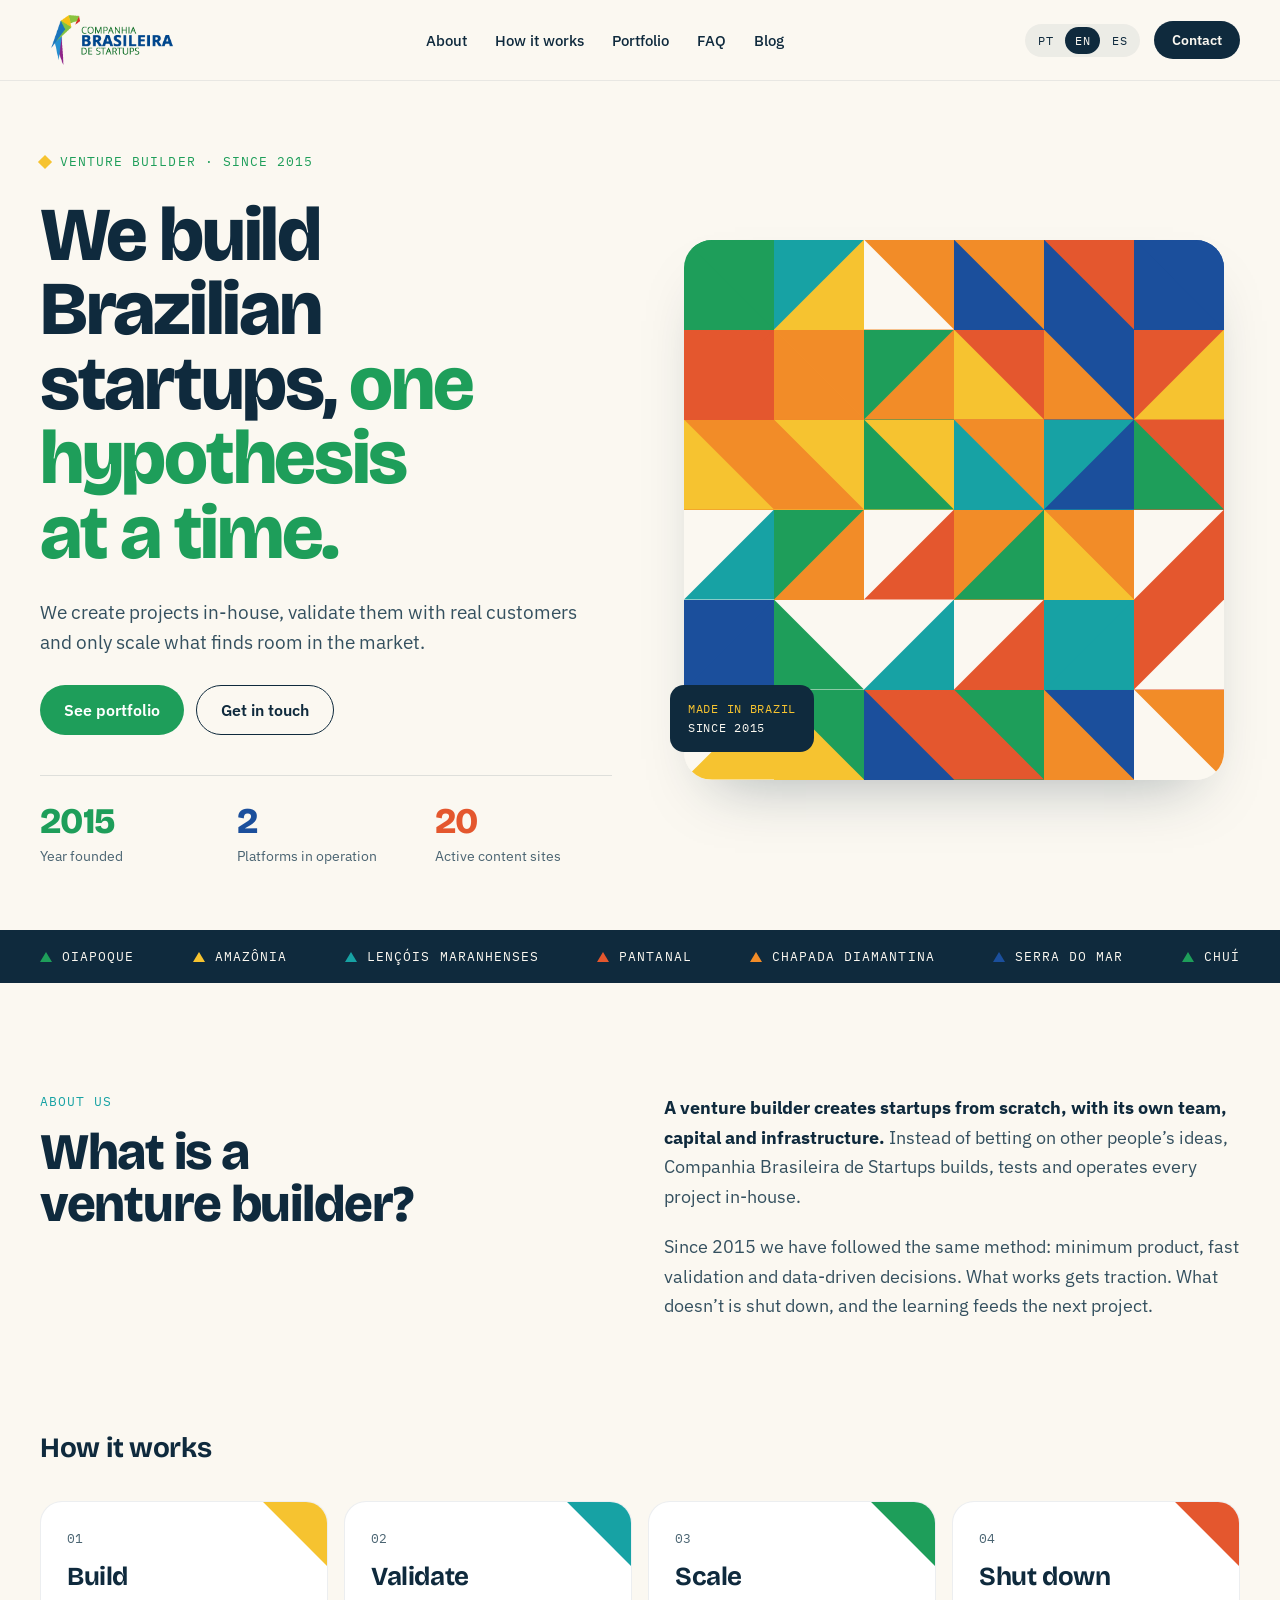
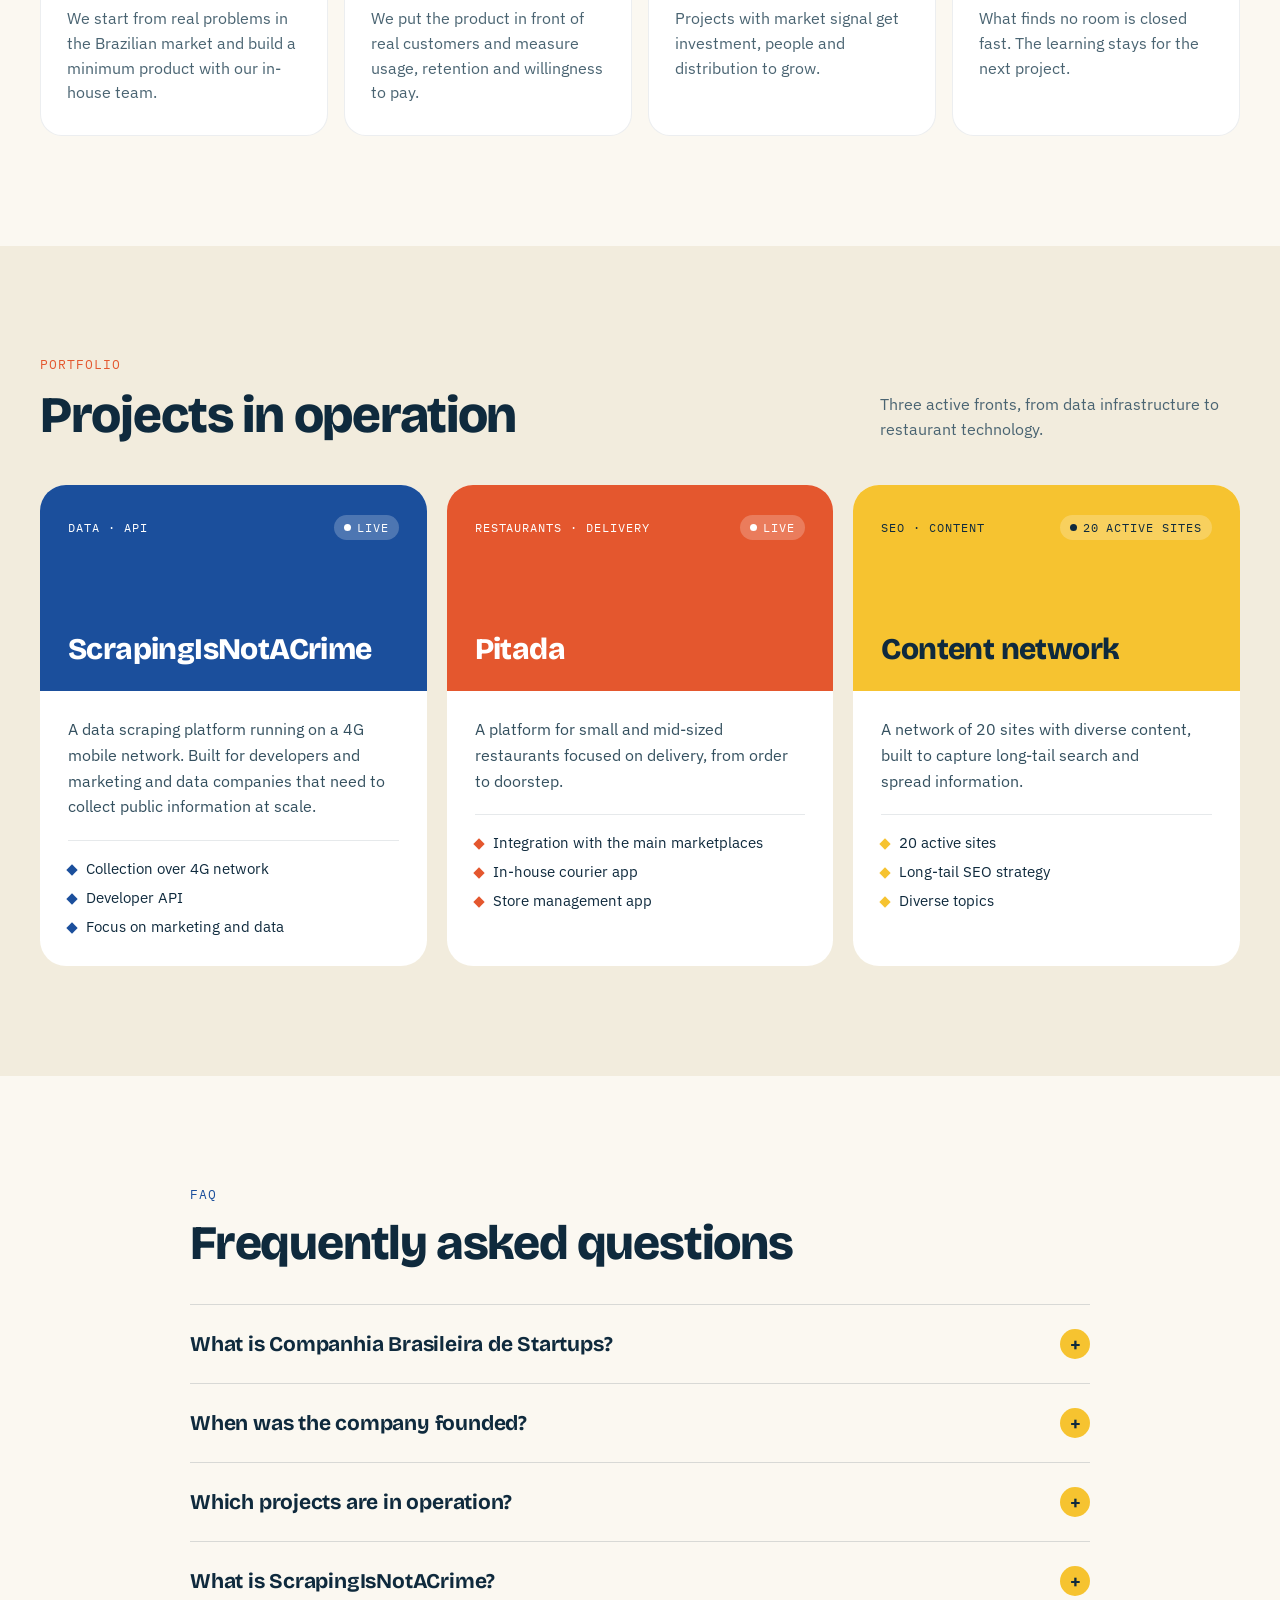
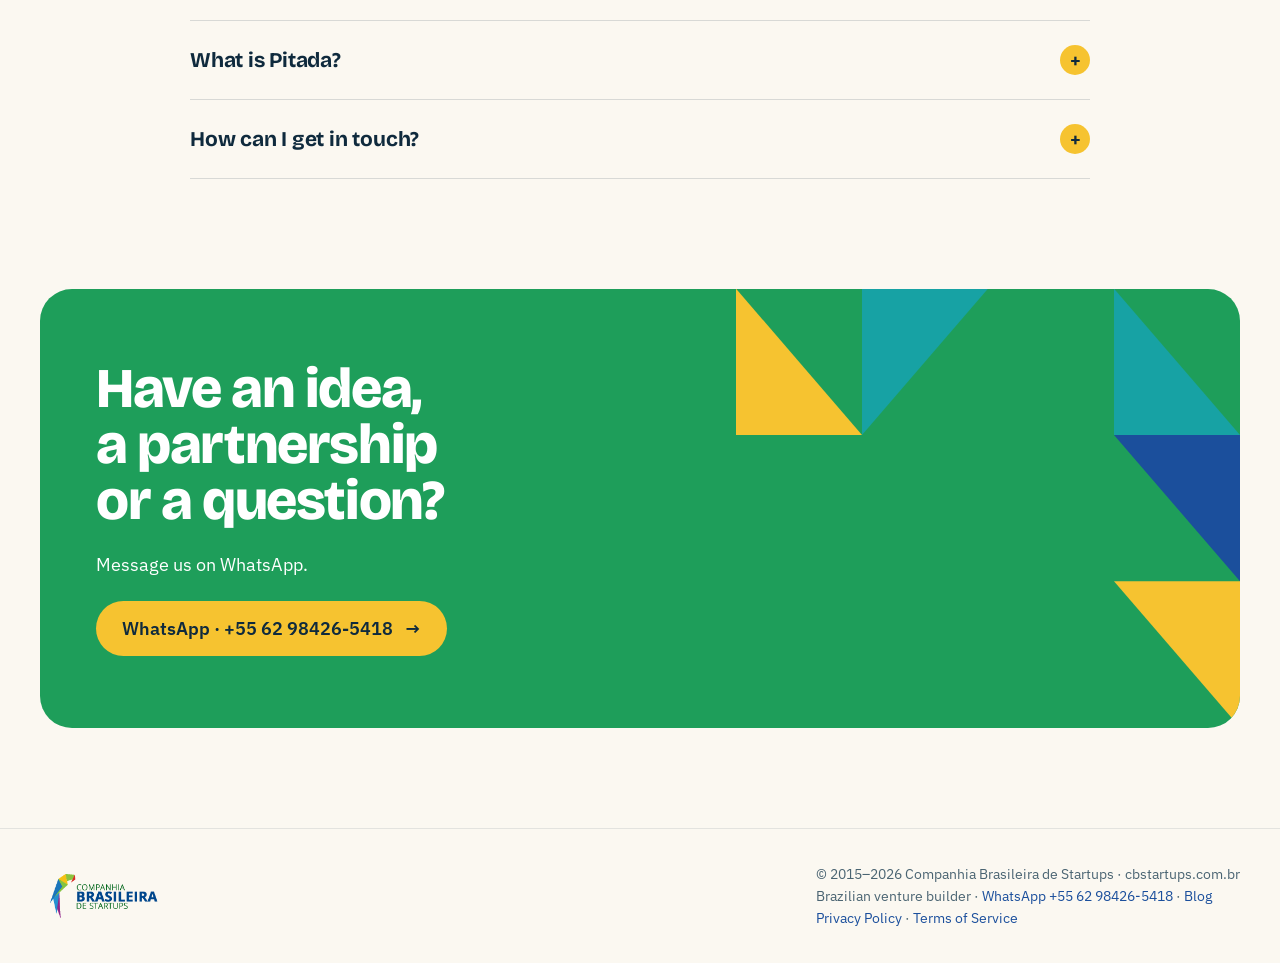
<file: en/index.html>
<!DOCTYPE html>
<html lang="en">
<head>
<meta charset="utf-8">
<meta name="viewport" content="width=device-width, initial-scale=1">
<title>Companhia Brasileira de Startups — Venture Builder since 2015</title>
<meta name="description" content="Companhia Brasileira de Startups is a Brazilian venture builder founded in 2015. We build, validate and scale startups in-house: ScrapingIsNotACrime, Pitada and a network of 20 content sites.">
<meta name="robots" content="index, follow">
<link rel="canonical" href="https://cbstartups.com.br/en/">
<link rel="alternate" hreflang="pt-BR" href="https://cbstartups.com.br/">
<link rel="alternate" hreflang="en" href="https://cbstartups.com.br/en/">
<link rel="alternate" hreflang="es" href="https://cbstartups.com.br/es/">
<link rel="alternate" hreflang="x-default" href="https://cbstartups.com.br/">
<meta property="og:type" content="website">
<meta property="og:site_name" content="Companhia Brasileira de Startups">
<meta property="og:title" content="Companhia Brasileira de Startups — Venture Builder since 2015">
<meta property="og:description" content="Companhia Brasileira de Startups is a Brazilian venture builder founded in 2015. We build, validate and scale startups in-house: ScrapingIsNotACrime, Pitada and a network of 20 content sites.">
<meta property="og:url" content="https://cbstartups.com.br/en/">
<meta property="og:image" content="https://cbstartups.com.br/assets/logo-cbstartups.png">
<meta property="og:locale" content="en_US">
<meta name="twitter:card" content="summary">
<link rel="icon" href="../assets/logo-cbstartups.png">
<link rel="preconnect" href="https://fonts.googleapis.com">
<link rel="preconnect" href="https://fonts.gstatic.com" crossorigin="">
<link href="https://fonts.googleapis.com/css2?family=Bricolage+Grotesque:opsz,wght@12..96,500;12..96,700;12..96,800&amp;family=IBM+Plex+Sans:wght@400;500;600&amp;family=IBM+Plex+Mono:wght@500&amp;display=swap" rel="stylesheet">
<script type="application/ld+json">{"@context":"https://schema.org","@graph":[{"@type":"Organization","@id":"https://cbstartups.com.br/#org","name":"Companhia Brasileira de Startups","alternateName":"CB Startups","url":"https://cbstartups.com.br/","logo":"https://cbstartups.com.br/assets/logo-cbstartups.png","foundingDate":"2015","telephone":"+55-62-98426-5418","contactPoint":{"@type":"ContactPoint","telephone":"+55-62-98426-5418","contactType":"customer service","availableLanguage":["Portuguese","English","Spanish"],"url":"https://wa.me/5562984265418"},"description":"Venture builder brasileira que cria, valida e traciona startups internamente.","areaServed":"BR","knowsAbout":["Venture building","Web scraping","Proxies 4G","SaaS para restaurantes","Delivery","SEO long tail"],"owns":[{"@type":"SoftwareApplication","name":"ScrapingIsNotACrime","applicationCategory":"DeveloperApplication","description":"Plataforma de scraping de dados com rede móvel 4G para desenvolvedores e empresas de marketing e dados."},{"@type":"SoftwareApplication","name":"Pitada","applicationCategory":"BusinessApplication","description":"Plataforma para pequenos e médios restaurantes com foco em delivery, integração com marketplaces, app do entregador e app de gestão da loja."}]},{"@type":"WebSite","@id":"https://cbstartups.com.br/#site","url":"https://cbstartups.com.br/","name":"Companhia Brasileira de Startups","inLanguage":["pt-BR","en","es"],"publisher":{"@id":"https://cbstartups.com.br/#org"}},{"@type":"FAQPage","mainEntity":[{"@type":"Question","name":"O que é a Companhia Brasileira de Startups?","acceptedAnswer":{"@type":"Answer","text":"É uma venture builder brasileira, fundada em 2015, que cria startups internamente, valida cada projeto com o mercado e dá tração apenas aos que encontram espaço real."}},{"@type":"Question","name":"Quais projetos estão em operação?","acceptedAnswer":{"@type":"Answer","text":"ScrapingIsNotACrime (scraping de dados com rede 4G), Pitada (plataforma de delivery para restaurantes) e uma rede de 20 sites de conteúdo voltados a SEO de cauda longa."}}]}]}</script>
<style>
html{scroll-behavior:smooth}
body{margin:0;background:#FBF8F1;color:#0F2A3D;font-family:'IBM Plex Sans',system-ui,sans-serif;-webkit-font-smoothing:antialiased}
a{color:#1B4F9C;text-decoration:none}
a:hover{color:#17A2A4}
summary::-webkit-details-marker{display:none}
::selection{background:#F6C330;color:#0F2A3D}

.h0:hover{color:#17A2A4 !important}
.h1:hover{color:#17A2A4 !important}
.h2:hover{color:#17A2A4 !important}
.h3:hover{color:#17A2A4 !important}
.h4:hover{background:#1B4F9C !important;color:#FBF8F1 !important}
.h5:hover{background:#17864C !important;color:#fff !important}
.h6:hover{background:#0F2A3D !important;color:#FBF8F1 !important}
.h7:hover{background:#fff !important;color:#0F2A3D !important}
.h8:hover{color:#17A2A4 !important}
details[open] summary span:last-child{transform:rotate(45deg)}
</style>
</head>
<body>

<div style="min-height:100vh;display:flex;flex-direction:column">
<header style="position:sticky;top:0;z-index:20;background:rgba(251,248,241,0.92);backdrop-filter:blur(10px);border-bottom:1px solid rgba(15,42,61,0.08)">
  <div style="max-width:1200px;margin:0 auto;padding:14px 24px;display:flex;align-items:center;justify-content:space-between;gap:24px;flex-wrap:wrap">
    <a href="#top" aria-label="Companhia Brasileira de Startups" style="display:flex">
      <img src="../assets/logo-cbstartups.png" alt="Companhia Brasileira de Startups" width="155" height="55" style="display:block;height:52px;width:auto">
    </a>
    <nav aria-label="Main" style="display:flex;gap:28px;flex-wrap:wrap;font-size:15px;font-weight:500">
      <a href="#sobre" style="color:#0F2A3D" class="h0">About</a>
      <a href="#processo" style="color:#0F2A3D" class="h1">How it works</a>
      <a href="#portfolio" style="color:#0F2A3D" class="h2">Portfolio</a>
      <a href="#faq" style="color:#0F2A3D" class="h3">FAQ</a>
      <a href="https://blog.cbstartups.com.br/" style="color:#0F2A3D" class="h8">Blog</a>
    </nav>
    <div style="display:flex;align-items:center;gap:14px">
      <div role="group" aria-label="Language" style="display:flex;gap:2px;padding:3px;border-radius:999px;background:rgba(15,42,61,0.06);font-family:'IBM Plex Mono',monospace;font-size:12px">
          <a href="../" hreflang="pt-BR" style="border:0;cursor:pointer;padding:6px 10px;border-radius:999px;font:inherit;letter-spacing:0.04em;background:transparent;color:#0F2A3D">PT</a>
          <a href="../en/" hreflang="en" style="border:0;cursor:pointer;padding:6px 10px;border-radius:999px;font:inherit;letter-spacing:0.04em;background:#0F2A3D;color:#FBF8F1" aria-current="page">EN</a>
          <a href="../es/" hreflang="es" style="border:0;cursor:pointer;padding:6px 10px;border-radius:999px;font:inherit;letter-spacing:0.04em;background:transparent;color:#0F2A3D">ES</a>
      </div>
      <a href="#contato" style="background:#0F2A3D;color:#FBF8F1;padding:10px 18px;border-radius:999px;font-size:14px;font-weight:600" class="h4">Contact</a>
    </div>
  </div>
</header>
<main id="top">
<section aria-labelledby="hero-title" style="max-width:1200px;margin:0 auto;padding:72px 24px 64px;display:grid;grid-template-columns:repeat(auto-fit,minmax(min(100%,440px),1fr));gap:56px;align-items:center">
  <div style="display:flex;flex-direction:column;gap:28px">
    <div style="display:flex;align-items:center;gap:10px;font-family:'IBM Plex Mono',monospace;font-size:13px;letter-spacing:0.08em;text-transform:uppercase;color:#1E9E5A">
      <span style="width:10px;height:10px;background:#F6C330;transform:rotate(45deg)"></span>Venture builder · since 2015
    </div>
    <h1 id="hero-title" style="margin:0;font-family:'Bricolage Grotesque',sans-serif;font-weight:800;font-size:clamp(40px,6vw,76px);line-height:0.98;letter-spacing:-0.03em;text-wrap:balance">We build Brazilian startups, <span style="color:#1E9E5A">one hypothesis at a time.</span></h1>
    <p style="margin:0;font-size:19px;line-height:1.55;color:#34505F;max-width:540px;text-wrap:pretty">We create projects in-house, validate them with real customers and only scale what finds room in the market.</p>
    <div style="display:flex;gap:12px;flex-wrap:wrap">
      <a href="#portfolio" style="background:#1E9E5A;color:#fff;padding:15px 24px;border-radius:999px;font-weight:600;font-size:16px" class="h5">See portfolio</a>
      <a href="https://wa.me/5562984265418" target="_blank" rel="noopener" style="border:1.5px solid #0F2A3D;color:#0F2A3D;padding:13.5px 24px;border-radius:999px;font-weight:600;font-size:16px" class="h6">Get in touch</a>
    </div>
    <dl style="margin:12px 0 0;display:grid;grid-template-columns:repeat(3,minmax(0,1fr));gap:20px;border-top:1px solid rgba(15,42,61,0.12);padding-top:24px">
        <div style="display:flex;flex-direction:column;gap:4px">
          <dt style="font-family:'Bricolage Grotesque',sans-serif;font-weight:800;font-size:36px;letter-spacing:-0.02em;color:#1E9E5A">2015</dt>
          <dd style="margin:0;font-size:14px;color:#4A6472;line-height:1.35">Year founded</dd>
        </div>
        <div style="display:flex;flex-direction:column;gap:4px">
          <dt style="font-family:'Bricolage Grotesque',sans-serif;font-weight:800;font-size:36px;letter-spacing:-0.02em;color:#1B4F9C">2</dt>
          <dd style="margin:0;font-size:14px;color:#4A6472;line-height:1.35">Platforms in operation</dd>
        </div>
        <div style="display:flex;flex-direction:column;gap:4px">
          <dt style="font-family:'Bricolage Grotesque',sans-serif;font-weight:800;font-size:36px;letter-spacing:-0.02em;color:#E4572E">20</dt>
          <dd style="margin:0;font-size:14px;color:#4A6472;line-height:1.35">Active content sites</dd>
        </div>
    </dl>
  </div>
  <div aria-hidden="true" style="position:relative;width:100%;max-width:540px;justify-self:center">
    <div style="display:grid;grid-template-columns:repeat(6,1fr);aspect-ratio:1;border-radius:28px;overflow:hidden;box-shadow:0 30px 60px -30px rgba(15,42,61,0.35)">
        <div style="position:relative;background:#1E9E5A">
          <div style="position:absolute;inset:0;background:#1E9E5A;clip-path:polygon(0 0,100% 0,100% 100%)"></div>
        </div>
        <div style="position:relative;background:#F6C330">
          <div style="position:absolute;inset:0;background:#17A2A4;clip-path:polygon(0 0,100% 0,0 100%)"></div>
        </div>
        <div style="position:relative;background:#F28C28">
          <div style="position:absolute;inset:0;background:#FBF8F1;clip-path:polygon(0 0,0 100%,100% 100%)"></div>
        </div>
        <div style="position:relative;background:#1B4F9C">
          <div style="position:absolute;inset:0;background:#F28C28;clip-path:polygon(0 0,100% 0,100% 100%)"></div>
        </div>
        <div style="position:relative;background:#1B4F9C">
          <div style="position:absolute;inset:0;background:#E4572E;clip-path:polygon(0 0,100% 0,100% 100%)"></div>
        </div>
        <div style="position:relative;background:#1B4F9C">
          <div style="position:absolute;inset:0;background:#1B4F9C;clip-path:polygon(0 0,100% 0,100% 100%)"></div>
        </div>
        <div style="position:relative;background:#E4572E">
          <div style="position:absolute;inset:0;background:#E4572E;clip-path:polygon(0 0,100% 0,0 100%)"></div>
        </div>
        <div style="position:relative;background:#F28C28">
          <div style="position:absolute;inset:0;background:#F28C28;clip-path:polygon(0 0,0 100%,100% 100%)"></div>
        </div>
        <div style="position:relative;background:#1E9E5A">
          <div style="position:absolute;inset:0;background:#F28C28;clip-path:polygon(100% 0,100% 100%,0 100%)"></div>
        </div>
        <div style="position:relative;background:#E4572E">
          <div style="position:absolute;inset:0;background:#F6C330;clip-path:polygon(0 0,0 100%,100% 100%)"></div>
        </div>
        <div style="position:relative;background:#1B4F9C">
          <div style="position:absolute;inset:0;background:#F28C28;clip-path:polygon(0 0,0 100%,100% 100%)"></div>
        </div>
        <div style="position:relative;background:#E4572E">
          <div style="position:absolute;inset:0;background:#F6C330;clip-path:polygon(100% 0,100% 100%,0 100%)"></div>
        </div>
        <div style="position:relative;background:#F28C28">
          <div style="position:absolute;inset:0;background:#F6C330;clip-path:polygon(0 0,0 100%,100% 100%)"></div>
        </div>
        <div style="position:relative;background:#F6C330">
          <div style="position:absolute;inset:0;background:#F28C28;clip-path:polygon(0 0,0 100%,100% 100%)"></div>
        </div>
        <div style="position:relative;background:#F6C330">
          <div style="position:absolute;inset:0;background:#1E9E5A;clip-path:polygon(0 0,0 100%,100% 100%)"></div>
        </div>
        <div style="position:relative;background:#17A2A4">
          <div style="position:absolute;inset:0;background:#F28C28;clip-path:polygon(0 0,100% 0,100% 100%)"></div>
        </div>
        <div style="position:relative;background:#17A2A4">
          <div style="position:absolute;inset:0;background:#1B4F9C;clip-path:polygon(100% 0,100% 100%,0 100%)"></div>
        </div>
        <div style="position:relative;background:#E4572E">
          <div style="position:absolute;inset:0;background:#1E9E5A;clip-path:polygon(0 0,0 100%,100% 100%)"></div>
        </div>
        <div style="position:relative;background:#FBF8F1">
          <div style="position:absolute;inset:0;background:#17A2A4;clip-path:polygon(100% 0,100% 100%,0 100%)"></div>
        </div>
        <div style="position:relative;background:#F28C28">
          <div style="position:absolute;inset:0;background:#1E9E5A;clip-path:polygon(0 0,100% 0,0 100%)"></div>
        </div>
        <div style="position:relative;background:#FBF8F1">
          <div style="position:absolute;inset:0;background:#E4572E;clip-path:polygon(100% 0,100% 100%,0 100%)"></div>
        </div>
        <div style="position:relative;background:#F28C28">
          <div style="position:absolute;inset:0;background:#1E9E5A;clip-path:polygon(100% 0,100% 100%,0 100%)"></div>
        </div>
        <div style="position:relative;background:#F6C330">
          <div style="position:absolute;inset:0;background:#F28C28;clip-path:polygon(0 0,100% 0,100% 100%)"></div>
        </div>
        <div style="position:relative;background:#E4572E">
          <div style="position:absolute;inset:0;background:#FBF8F1;clip-path:polygon(0 0,100% 0,0 100%)"></div>
        </div>
        <div style="position:relative;background:#1B4F9C">
          <div style="position:absolute;inset:0;background:#1B4F9C;clip-path:polygon(100% 0,100% 100%,0 100%)"></div>
        </div>
        <div style="position:relative;background:#FBF8F1">
          <div style="position:absolute;inset:0;background:#1E9E5A;clip-path:polygon(0 0,0 100%,100% 100%)"></div>
        </div>
        <div style="position:relative;background:#17A2A4">
          <div style="position:absolute;inset:0;background:#FBF8F1;clip-path:polygon(0 0,100% 0,0 100%)"></div>
        </div>
        <div style="position:relative;background:#E4572E">
          <div style="position:absolute;inset:0;background:#FBF8F1;clip-path:polygon(0 0,100% 0,0 100%)"></div>
        </div>
        <div style="position:relative;background:#17A2A4">
          <div style="position:absolute;inset:0;background:#17A2A4;clip-path:polygon(100% 0,100% 100%,0 100%)"></div>
        </div>
        <div style="position:relative;background:#E4572E">
          <div style="position:absolute;inset:0;background:#FBF8F1;clip-path:polygon(100% 0,100% 100%,0 100%)"></div>
        </div>
        <div style="position:relative;background:#FBF8F1">
          <div style="position:absolute;inset:0;background:#F6C330;clip-path:polygon(100% 0,100% 100%,0 100%)"></div>
        </div>
        <div style="position:relative;background:#F6C330">
          <div style="position:absolute;inset:0;background:#1E9E5A;clip-path:polygon(0 0,100% 0,100% 100%)"></div>
        </div>
        <div style="position:relative;background:#1B4F9C">
          <div style="position:absolute;inset:0;background:#E4572E;clip-path:polygon(0 0,100% 0,100% 100%)"></div>
        </div>
        <div style="position:relative;background:#1E9E5A">
          <div style="position:absolute;inset:0;background:#E4572E;clip-path:polygon(0 0,0 100%,100% 100%)"></div>
        </div>
        <div style="position:relative;background:#F28C28">
          <div style="position:absolute;inset:0;background:#1B4F9C;clip-path:polygon(0 0,100% 0,100% 100%)"></div>
        </div>
        <div style="position:relative;background:#FBF8F1">
          <div style="position:absolute;inset:0;background:#F28C28;clip-path:polygon(0 0,100% 0,100% 100%)"></div>
        </div>
    </div>
    <div style="position:absolute;left:-14px;bottom:28px;background:#0F2A3D;color:#FBF8F1;padding:14px 18px;border-radius:14px;font-family:'IBM Plex Mono',monospace;font-size:12px;letter-spacing:0.06em;line-height:1.6;text-transform:uppercase">
      <div style="color:#F6C330">Made in Brazil</div><div>Since 2015</div>
    </div>
  </div>
</section>
<div style="background:#0F2A3D;color:#FBF8F1;overflow:hidden">
  <div style="max-width:1200px;margin:0 auto;padding:18px 24px;display:flex;align-items:center;justify-content:space-between;gap:16px;flex-wrap:wrap;font-family:'IBM Plex Mono',monospace;font-size:13px;letter-spacing:0.08em;text-transform:uppercase">
      <span style="display:flex;align-items:center;gap:10px"><span style="width:0;height:0;border-left:6px solid transparent;border-right:6px solid transparent;border-bottom:10px solid #1E9E5A"></span>Oiapoque</span>
      <span style="display:flex;align-items:center;gap:10px"><span style="width:0;height:0;border-left:6px solid transparent;border-right:6px solid transparent;border-bottom:10px solid #F6C330"></span>Amazônia</span>
      <span style="display:flex;align-items:center;gap:10px"><span style="width:0;height:0;border-left:6px solid transparent;border-right:6px solid transparent;border-bottom:10px solid #17A2A4"></span>Lençóis Maranhenses</span>
      <span style="display:flex;align-items:center;gap:10px"><span style="width:0;height:0;border-left:6px solid transparent;border-right:6px solid transparent;border-bottom:10px solid #E4572E"></span>Pantanal</span>
      <span style="display:flex;align-items:center;gap:10px"><span style="width:0;height:0;border-left:6px solid transparent;border-right:6px solid transparent;border-bottom:10px solid #F28C28"></span>Chapada Diamantina</span>
      <span style="display:flex;align-items:center;gap:10px"><span style="width:0;height:0;border-left:6px solid transparent;border-right:6px solid transparent;border-bottom:10px solid #1B4F9C"></span>Serra do Mar</span>
      <span style="display:flex;align-items:center;gap:10px"><span style="width:0;height:0;border-left:6px solid transparent;border-right:6px solid transparent;border-bottom:10px solid #1E9E5A"></span>Chuí</span>
  </div>
</div>
<section id="sobre" aria-labelledby="sobre-title" style="max-width:1200px;margin:0 auto;padding:110px 24px 40px;display:grid;grid-template-columns:repeat(auto-fit,minmax(min(100%,360px),1fr));gap:48px">
  <div style="display:flex;flex-direction:column;gap:16px">
    <span style="font-family:'IBM Plex Mono',monospace;font-size:13px;letter-spacing:0.08em;text-transform:uppercase;color:#17A2A4">About us</span>
    <h2 id="sobre-title" style="margin:0;font-family:'Bricolage Grotesque',sans-serif;font-weight:800;font-size:clamp(32px,4vw,52px);line-height:1.02;letter-spacing:-0.025em;text-wrap:balance">What is a venture builder?</h2>
  </div>
  <div style="display:flex;flex-direction:column;gap:20px;font-size:18px;line-height:1.65;color:#34505F">
    <p style="margin:0;text-wrap:pretty"><strong style="color:#0F2A3D">A venture builder creates startups from scratch, with its own team, capital and infrastructure.</strong> Instead of betting on other people’s ideas, Companhia Brasileira de Startups builds, tests and operates every project in-house.</p>
    <p style="margin:0;text-wrap:pretty">Since 2015 we have followed the same method: minimum product, fast validation and data-driven decisions. What works gets traction. What doesn’t is shut down, and the learning feeds the next project.</p>
  </div>
</section>
<section id="processo" aria-labelledby="processo-title" style="max-width:1200px;margin:0 auto;padding:70px 24px 110px">
  <h2 id="processo-title" style="margin:0 0 36px;font-family:'Bricolage Grotesque',sans-serif;font-weight:700;font-size:28px;letter-spacing:-0.01em">How it works</h2>
  <ol style="list-style:none;margin:0;padding:0;display:grid;grid-template-columns:repeat(auto-fit,minmax(min(100%,240px),1fr));gap:16px">
      <li style="background:#fff;border:1px solid rgba(15,42,61,0.08);border-radius:22px;padding:28px 26px 30px;display:flex;flex-direction:column;gap:14px;position:relative;overflow:hidden">
        <div style="position:absolute;top:0;right:0;width:64px;height:64px;background:#F6C330;clip-path:polygon(100% 0,0 0,100% 100%)"></div>
        <span style="font-family:'IBM Plex Mono',monospace;font-size:13px;color:#4A6472">01</span>
        <h3 style="margin:0;font-family:'Bricolage Grotesque',sans-serif;font-weight:700;font-size:26px;letter-spacing:-0.015em">Build</h3>
        <p style="margin:0;font-size:16px;line-height:1.55;color:#4A6472;text-wrap:pretty">We start from real problems in the Brazilian market and build a minimum product with our in-house team.</p>
      </li>
      <li style="background:#fff;border:1px solid rgba(15,42,61,0.08);border-radius:22px;padding:28px 26px 30px;display:flex;flex-direction:column;gap:14px;position:relative;overflow:hidden">
        <div style="position:absolute;top:0;right:0;width:64px;height:64px;background:#17A2A4;clip-path:polygon(100% 0,0 0,100% 100%)"></div>
        <span style="font-family:'IBM Plex Mono',monospace;font-size:13px;color:#4A6472">02</span>
        <h3 style="margin:0;font-family:'Bricolage Grotesque',sans-serif;font-weight:700;font-size:26px;letter-spacing:-0.015em">Validate</h3>
        <p style="margin:0;font-size:16px;line-height:1.55;color:#4A6472;text-wrap:pretty">We put the product in front of real customers and measure usage, retention and willingness to pay.</p>
      </li>
      <li style="background:#fff;border:1px solid rgba(15,42,61,0.08);border-radius:22px;padding:28px 26px 30px;display:flex;flex-direction:column;gap:14px;position:relative;overflow:hidden">
        <div style="position:absolute;top:0;right:0;width:64px;height:64px;background:#1E9E5A;clip-path:polygon(100% 0,0 0,100% 100%)"></div>
        <span style="font-family:'IBM Plex Mono',monospace;font-size:13px;color:#4A6472">03</span>
        <h3 style="margin:0;font-family:'Bricolage Grotesque',sans-serif;font-weight:700;font-size:26px;letter-spacing:-0.015em">Scale</h3>
        <p style="margin:0;font-size:16px;line-height:1.55;color:#4A6472;text-wrap:pretty">Projects with market signal get investment, people and distribution to grow.</p>
      </li>
      <li style="background:#fff;border:1px solid rgba(15,42,61,0.08);border-radius:22px;padding:28px 26px 30px;display:flex;flex-direction:column;gap:14px;position:relative;overflow:hidden">
        <div style="position:absolute;top:0;right:0;width:64px;height:64px;background:#E4572E;clip-path:polygon(100% 0,0 0,100% 100%)"></div>
        <span style="font-family:'IBM Plex Mono',monospace;font-size:13px;color:#4A6472">04</span>
        <h3 style="margin:0;font-family:'Bricolage Grotesque',sans-serif;font-weight:700;font-size:26px;letter-spacing:-0.015em">Shut down</h3>
        <p style="margin:0;font-size:16px;line-height:1.55;color:#4A6472;text-wrap:pretty">What finds no room is closed fast. The learning stays for the next project.</p>
      </li>
  </ol>
</section>
<section id="portfolio" aria-labelledby="portfolio-title" style="background:#F2ECDD">
  <div style="max-width:1200px;margin:0 auto;padding:110px 24px">
    <div style="display:flex;justify-content:space-between;align-items:flex-end;gap:24px;flex-wrap:wrap;margin-bottom:44px">
      <div style="display:flex;flex-direction:column;gap:16px;max-width:640px">
        <span style="font-family:'IBM Plex Mono',monospace;font-size:13px;letter-spacing:0.08em;text-transform:uppercase;color:#E4572E">Portfolio</span>
        <h2 id="portfolio-title" style="margin:0;font-family:'Bricolage Grotesque',sans-serif;font-weight:800;font-size:clamp(32px,4vw,52px);line-height:1.02;letter-spacing:-0.025em;text-wrap:balance">Projects in operation</h2>
      </div>
      <p style="margin:0;max-width:360px;font-size:16px;line-height:1.55;color:#4A6472">Three active fronts, from data infrastructure to restaurant technology.</p>
    </div>
    <div style="display:grid;grid-template-columns:repeat(auto-fit,minmax(min(100%,320px),1fr));gap:20px">
        <article style="background:#fff;border-radius:26px;overflow:hidden;display:flex;flex-direction:column">
          <div style="background:#1B4F9C;color:#fff;padding:30px 28px 26px;display:flex;flex-direction:column;gap:22px;min-height:150px;justify-content:space-between">
            <div style="display:flex;justify-content:space-between;align-items:center;gap:12px;font-family:'IBM Plex Mono',monospace;font-size:12px;letter-spacing:0.08em;text-transform:uppercase">
              <span>Data · API</span>
              <span style="display:flex;align-items:center;gap:6px;background:rgba(255,255,255,0.22);padding:5px 10px;border-radius:999px"><span style="width:7px;height:7px;border-radius:50%;background:currentColor"></span>Live</span>
            </div>
            <h3 style="margin:0;font-family:'Bricolage Grotesque',sans-serif;font-weight:800;font-size:30px;letter-spacing:-0.02em;line-height:1.05;word-break:break-word">ScrapingIsNotACrime</h3>
          </div>
          <div style="padding:26px 28px 30px;display:flex;flex-direction:column;gap:20px;flex:1">
            <p style="margin:0;font-size:16px;line-height:1.6;color:#34505F;text-wrap:pretty">A data scraping platform running on a 4G mobile network. Built for developers and marketing and data companies that need to collect public information at scale.</p>
            <ul style="list-style:none;margin:0;padding:18px 0 0;border-top:1px solid rgba(15,42,61,0.1);display:flex;flex-direction:column;gap:10px">
                <li style="display:flex;gap:10px;align-items:baseline;font-size:15px;color:#0F2A3D"><span style="flex:none;width:8px;height:8px;background:#1B4F9C;transform:rotate(45deg)"></span>Collection over 4G network</li>
                <li style="display:flex;gap:10px;align-items:baseline;font-size:15px;color:#0F2A3D"><span style="flex:none;width:8px;height:8px;background:#1B4F9C;transform:rotate(45deg)"></span>Developer API</li>
                <li style="display:flex;gap:10px;align-items:baseline;font-size:15px;color:#0F2A3D"><span style="flex:none;width:8px;height:8px;background:#1B4F9C;transform:rotate(45deg)"></span>Focus on marketing and data</li>
            </ul>
          </div>
        </article>
        <article style="background:#fff;border-radius:26px;overflow:hidden;display:flex;flex-direction:column">
          <div style="background:#E4572E;color:#fff;padding:30px 28px 26px;display:flex;flex-direction:column;gap:22px;min-height:150px;justify-content:space-between">
            <div style="display:flex;justify-content:space-between;align-items:center;gap:12px;font-family:'IBM Plex Mono',monospace;font-size:12px;letter-spacing:0.08em;text-transform:uppercase">
              <span>Restaurants · Delivery</span>
              <span style="display:flex;align-items:center;gap:6px;background:rgba(255,255,255,0.22);padding:5px 10px;border-radius:999px"><span style="width:7px;height:7px;border-radius:50%;background:currentColor"></span>Live</span>
            </div>
            <h3 style="margin:0;font-family:'Bricolage Grotesque',sans-serif;font-weight:800;font-size:30px;letter-spacing:-0.02em;line-height:1.05;word-break:break-word">Pitada</h3>
          </div>
          <div style="padding:26px 28px 30px;display:flex;flex-direction:column;gap:20px;flex:1">
            <p style="margin:0;font-size:16px;line-height:1.6;color:#34505F;text-wrap:pretty">A platform for small and mid-sized restaurants focused on delivery, from order to doorstep.</p>
            <ul style="list-style:none;margin:0;padding:18px 0 0;border-top:1px solid rgba(15,42,61,0.1);display:flex;flex-direction:column;gap:10px">
                <li style="display:flex;gap:10px;align-items:baseline;font-size:15px;color:#0F2A3D"><span style="flex:none;width:8px;height:8px;background:#E4572E;transform:rotate(45deg)"></span>Integration with the main marketplaces</li>
                <li style="display:flex;gap:10px;align-items:baseline;font-size:15px;color:#0F2A3D"><span style="flex:none;width:8px;height:8px;background:#E4572E;transform:rotate(45deg)"></span>In-house courier app</li>
                <li style="display:flex;gap:10px;align-items:baseline;font-size:15px;color:#0F2A3D"><span style="flex:none;width:8px;height:8px;background:#E4572E;transform:rotate(45deg)"></span>Store management app</li>
            </ul>
          </div>
        </article>
        <article style="background:#fff;border-radius:26px;overflow:hidden;display:flex;flex-direction:column">
          <div style="background:#F6C330;color:#0F2A3D;padding:30px 28px 26px;display:flex;flex-direction:column;gap:22px;min-height:150px;justify-content:space-between">
            <div style="display:flex;justify-content:space-between;align-items:center;gap:12px;font-family:'IBM Plex Mono',monospace;font-size:12px;letter-spacing:0.08em;text-transform:uppercase">
              <span>SEO · Content</span>
              <span style="display:flex;align-items:center;gap:6px;background:rgba(255,255,255,0.22);padding:5px 10px;border-radius:999px"><span style="width:7px;height:7px;border-radius:50%;background:currentColor"></span>20 active sites</span>
            </div>
            <h3 style="margin:0;font-family:'Bricolage Grotesque',sans-serif;font-weight:800;font-size:30px;letter-spacing:-0.02em;line-height:1.05;word-break:break-word">Content network</h3>
          </div>
          <div style="padding:26px 28px 30px;display:flex;flex-direction:column;gap:20px;flex:1">
            <p style="margin:0;font-size:16px;line-height:1.6;color:#34505F;text-wrap:pretty">A network of 20 sites with diverse content, built to capture long-tail search and spread information.</p>
            <ul style="list-style:none;margin:0;padding:18px 0 0;border-top:1px solid rgba(15,42,61,0.1);display:flex;flex-direction:column;gap:10px">
                <li style="display:flex;gap:10px;align-items:baseline;font-size:15px;color:#0F2A3D"><span style="flex:none;width:8px;height:8px;background:#F6C330;transform:rotate(45deg)"></span>20 active sites</li>
                <li style="display:flex;gap:10px;align-items:baseline;font-size:15px;color:#0F2A3D"><span style="flex:none;width:8px;height:8px;background:#F6C330;transform:rotate(45deg)"></span>Long-tail SEO strategy</li>
                <li style="display:flex;gap:10px;align-items:baseline;font-size:15px;color:#0F2A3D"><span style="flex:none;width:8px;height:8px;background:#F6C330;transform:rotate(45deg)"></span>Diverse topics</li>
            </ul>
          </div>
        </article>
    </div>
  </div>
</section>
<section id="faq" aria-labelledby="faq-title" style="max-width:900px;margin:0 auto;padding:110px 24px">
  <div style="display:flex;flex-direction:column;gap:16px;margin-bottom:36px">
    <span style="font-family:'IBM Plex Mono',monospace;font-size:13px;letter-spacing:0.08em;text-transform:uppercase;color:#1B4F9C">FAQ</span>
    <h2 id="faq-title" style="margin:0;font-family:'Bricolage Grotesque',sans-serif;font-weight:800;font-size:clamp(32px,4vw,48px);line-height:1.02;letter-spacing:-0.025em">Frequently asked questions</h2>
  </div>
  <div style="display:flex;flex-direction:column;border-top:1px solid rgba(15,42,61,0.15)">
      <details style="border-bottom:1px solid rgba(15,42,61,0.15)">
        <summary style="list-style:none;cursor:pointer;padding:24px 0;display:flex;justify-content:space-between;align-items:center;gap:20px;font-family:'Bricolage Grotesque',sans-serif;font-weight:700;font-size:21px;letter-spacing:-0.01em">
          <h3 style="margin:0;font:inherit">What is Companhia Brasileira de Startups?</h3>
          <span style="flex:none;width:30px;height:30px;border-radius:50%;background:#F6C330;display:grid;place-items:center;font-family:'IBM Plex Mono',monospace;font-size:18px">+</span>
        </summary>
        <p style="margin:0;padding:0 50px 26px 0;font-size:17px;line-height:1.65;color:#34505F;text-wrap:pretty">A Brazilian venture builder founded in 2015 that creates startups in-house, validates each project with the market and only scales those that find real room.</p>
      </details>
      <details style="border-bottom:1px solid rgba(15,42,61,0.15)">
        <summary style="list-style:none;cursor:pointer;padding:24px 0;display:flex;justify-content:space-between;align-items:center;gap:20px;font-family:'Bricolage Grotesque',sans-serif;font-weight:700;font-size:21px;letter-spacing:-0.01em">
          <h3 style="margin:0;font:inherit">When was the company founded?</h3>
          <span style="flex:none;width:30px;height:30px;border-radius:50%;background:#F6C330;display:grid;place-items:center;font-family:'IBM Plex Mono',monospace;font-size:18px">+</span>
        </summary>
        <p style="margin:0;padding:0 50px 26px 0;font-size:17px;line-height:1.65;color:#34505F;text-wrap:pretty">In 2015. Since then we have built and tested many technology projects in Brazil.</p>
      </details>
      <details style="border-bottom:1px solid rgba(15,42,61,0.15)">
        <summary style="list-style:none;cursor:pointer;padding:24px 0;display:flex;justify-content:space-between;align-items:center;gap:20px;font-family:'Bricolage Grotesque',sans-serif;font-weight:700;font-size:21px;letter-spacing:-0.01em">
          <h3 style="margin:0;font:inherit">Which projects are in operation?</h3>
          <span style="flex:none;width:30px;height:30px;border-radius:50%;background:#F6C330;display:grid;place-items:center;font-family:'IBM Plex Mono',monospace;font-size:18px">+</span>
        </summary>
        <p style="margin:0;padding:0 50px 26px 0;font-size:17px;line-height:1.65;color:#34505F;text-wrap:pretty">ScrapingIsNotACrime, a 4G-network data scraping platform; Pitada, a delivery platform for small and mid-sized restaurants; and a network of 20 content sites for long-tail SEO.</p>
      </details>
      <details style="border-bottom:1px solid rgba(15,42,61,0.15)">
        <summary style="list-style:none;cursor:pointer;padding:24px 0;display:flex;justify-content:space-between;align-items:center;gap:20px;font-family:'Bricolage Grotesque',sans-serif;font-weight:700;font-size:21px;letter-spacing:-0.01em">
          <h3 style="margin:0;font:inherit">What is ScrapingIsNotACrime?</h3>
          <span style="flex:none;width:30px;height:30px;border-radius:50%;background:#F6C330;display:grid;place-items:center;font-family:'IBM Plex Mono',monospace;font-size:18px">+</span>
        </summary>
        <p style="margin:0;padding:0 50px 26px 0;font-size:17px;line-height:1.65;color:#34505F;text-wrap:pretty">A data scraping platform that uses a 4G mobile network, aimed at developers and marketing and data companies.</p>
      </details>
      <details style="border-bottom:1px solid rgba(15,42,61,0.15)">
        <summary style="list-style:none;cursor:pointer;padding:24px 0;display:flex;justify-content:space-between;align-items:center;gap:20px;font-family:'Bricolage Grotesque',sans-serif;font-weight:700;font-size:21px;letter-spacing:-0.01em">
          <h3 style="margin:0;font:inherit">What is Pitada?</h3>
          <span style="flex:none;width:30px;height:30px;border-radius:50%;background:#F6C330;display:grid;place-items:center;font-family:'IBM Plex Mono',monospace;font-size:18px">+</span>
        </summary>
        <p style="margin:0;padding:0 50px 26px 0;font-size:17px;line-height:1.65;color:#34505F;text-wrap:pretty">A platform for small and mid-sized restaurants focused on delivery: integration with the main marketplaces, a courier app and a store management app.</p>
      </details>
      <details style="border-bottom:1px solid rgba(15,42,61,0.15)">
        <summary style="list-style:none;cursor:pointer;padding:24px 0;display:flex;justify-content:space-between;align-items:center;gap:20px;font-family:'Bricolage Grotesque',sans-serif;font-weight:700;font-size:21px;letter-spacing:-0.01em">
          <h3 style="margin:0;font:inherit">How can I get in touch?</h3>
          <span style="flex:none;width:30px;height:30px;border-radius:50%;background:#F6C330;display:grid;place-items:center;font-family:'IBM Plex Mono',monospace;font-size:18px">+</span>
        </summary>
        <p style="margin:0;padding:0 50px 26px 0;font-size:17px;line-height:1.65;color:#34505F;text-wrap:pretty">Via WhatsApp at +55 62 98426-5418.</p>
      </details>
  </div>
</section>
<section id="contato" aria-labelledby="contato-title" style="padding:0 24px 100px">
  <div style="max-width:1200px;margin:0 auto;background:#1E9E5A;border-radius:32px;overflow:hidden;position:relative;color:#fff">
    <div aria-hidden="true" style="position:absolute;right:0;top:0;bottom:0;width:42%;display:grid;grid-template-columns:repeat(4,1fr);grid-template-rows:repeat(3,1fr)">
        <div style="position:relative"><div style="position:absolute;inset:0;background:#F6C330;clip-path:polygon(0 0,0 100%,100% 100%)"></div></div>
        <div style="position:relative"><div style="position:absolute;inset:0;background:#17A2A4;clip-path:polygon(0 0,100% 0,0 100%)"></div></div>
        <div style="position:relative"><div style="position:absolute;inset:0;background:transparent;clip-path:polygon(0 0,100% 0,100% 100%)"></div></div>
        <div style="position:relative"><div style="position:absolute;inset:0;background:#17A2A4;clip-path:polygon(0 0,0 100%,100% 100%)"></div></div>
        <div style="position:relative"><div style="position:absolute;inset:0;background:transparent;clip-path:polygon(0 0,100% 0,100% 100%)"></div></div>
        <div style="position:relative"><div style="position:absolute;inset:0;background:transparent;clip-path:polygon(0 0,100% 0,100% 100%)"></div></div>
        <div style="position:relative"><div style="position:absolute;inset:0;background:transparent;clip-path:polygon(0 0,100% 0,0 100%)"></div></div>
        <div style="position:relative"><div style="position:absolute;inset:0;background:#1B4F9C;clip-path:polygon(0 0,100% 0,100% 100%)"></div></div>
        <div style="position:relative"><div style="position:absolute;inset:0;background:transparent;clip-path:polygon(0 0,100% 0,0 100%)"></div></div>
        <div style="position:relative"><div style="position:absolute;inset:0;background:transparent;clip-path:polygon(100% 0,100% 100%,0 100%)"></div></div>
        <div style="position:relative"><div style="position:absolute;inset:0;background:transparent;clip-path:polygon(0 0,0 100%,100% 100%)"></div></div>
        <div style="position:relative"><div style="position:absolute;inset:0;background:#F6C330;clip-path:polygon(0 0,100% 0,100% 100%)"></div></div>
    </div>
    <div style="position:relative;padding:72px 56px;max-width:640px;display:flex;flex-direction:column;gap:22px">
      <h2 id="contato-title" style="margin:0;font-family:'Bricolage Grotesque',sans-serif;font-weight:800;font-size:clamp(34px,4.5vw,56px);line-height:1;letter-spacing:-0.025em;text-wrap:balance">Have an idea, a partnership or a question?</h2>
      <p style="margin:0;font-size:18px;line-height:1.55;color:#fff;text-wrap:pretty">Message us on WhatsApp.</p>
      <a href="https://wa.me/5562984265418" target="_blank" rel="noopener" aria-label="WhatsApp +55 62 98426-5418" style="align-self:flex-start;display:flex;align-items:center;gap:12px;background:#F6C330;color:#0F2A3D;padding:16px 26px;border-radius:999px;font-weight:600;font-size:18px" class="h7">WhatsApp · +55 62 98426-5418 <span aria-hidden="true">→</span></a>
    </div>
  </div>
</section>
</main>
<footer style="border-top:1px solid rgba(15,42,61,0.1)">
  <div style="max-width:1200px;margin:0 auto;padding:36px 24px;display:flex;justify-content:space-between;align-items:center;gap:20px;flex-wrap:wrap;font-size:14px;color:#4A6472">
    <img src="../assets/logo-cbstartups.png" alt="Companhia Brasileira de Startups" width="130" height="46" style="height:46px;width:auto">
    <address style="font-style:normal;display:flex;flex-direction:column;gap:4px">
      <span>© 2015–2026 Companhia Brasileira de Startups · cbstartups.com.br</span>
      <span>Brazilian venture builder · <a href="https://wa.me/5562984265418" target="_blank" rel="noopener">WhatsApp +55 62 98426-5418</a> · <a href="https://blog.cbstartups.com.br/">Blog</a></span>
      <span><a href="privacy/">Privacy Policy</a> · <a href="terms/">Terms of Service</a></span>
    </address>
  </div>
</footer>
</div>

</body>
</html>
</file>
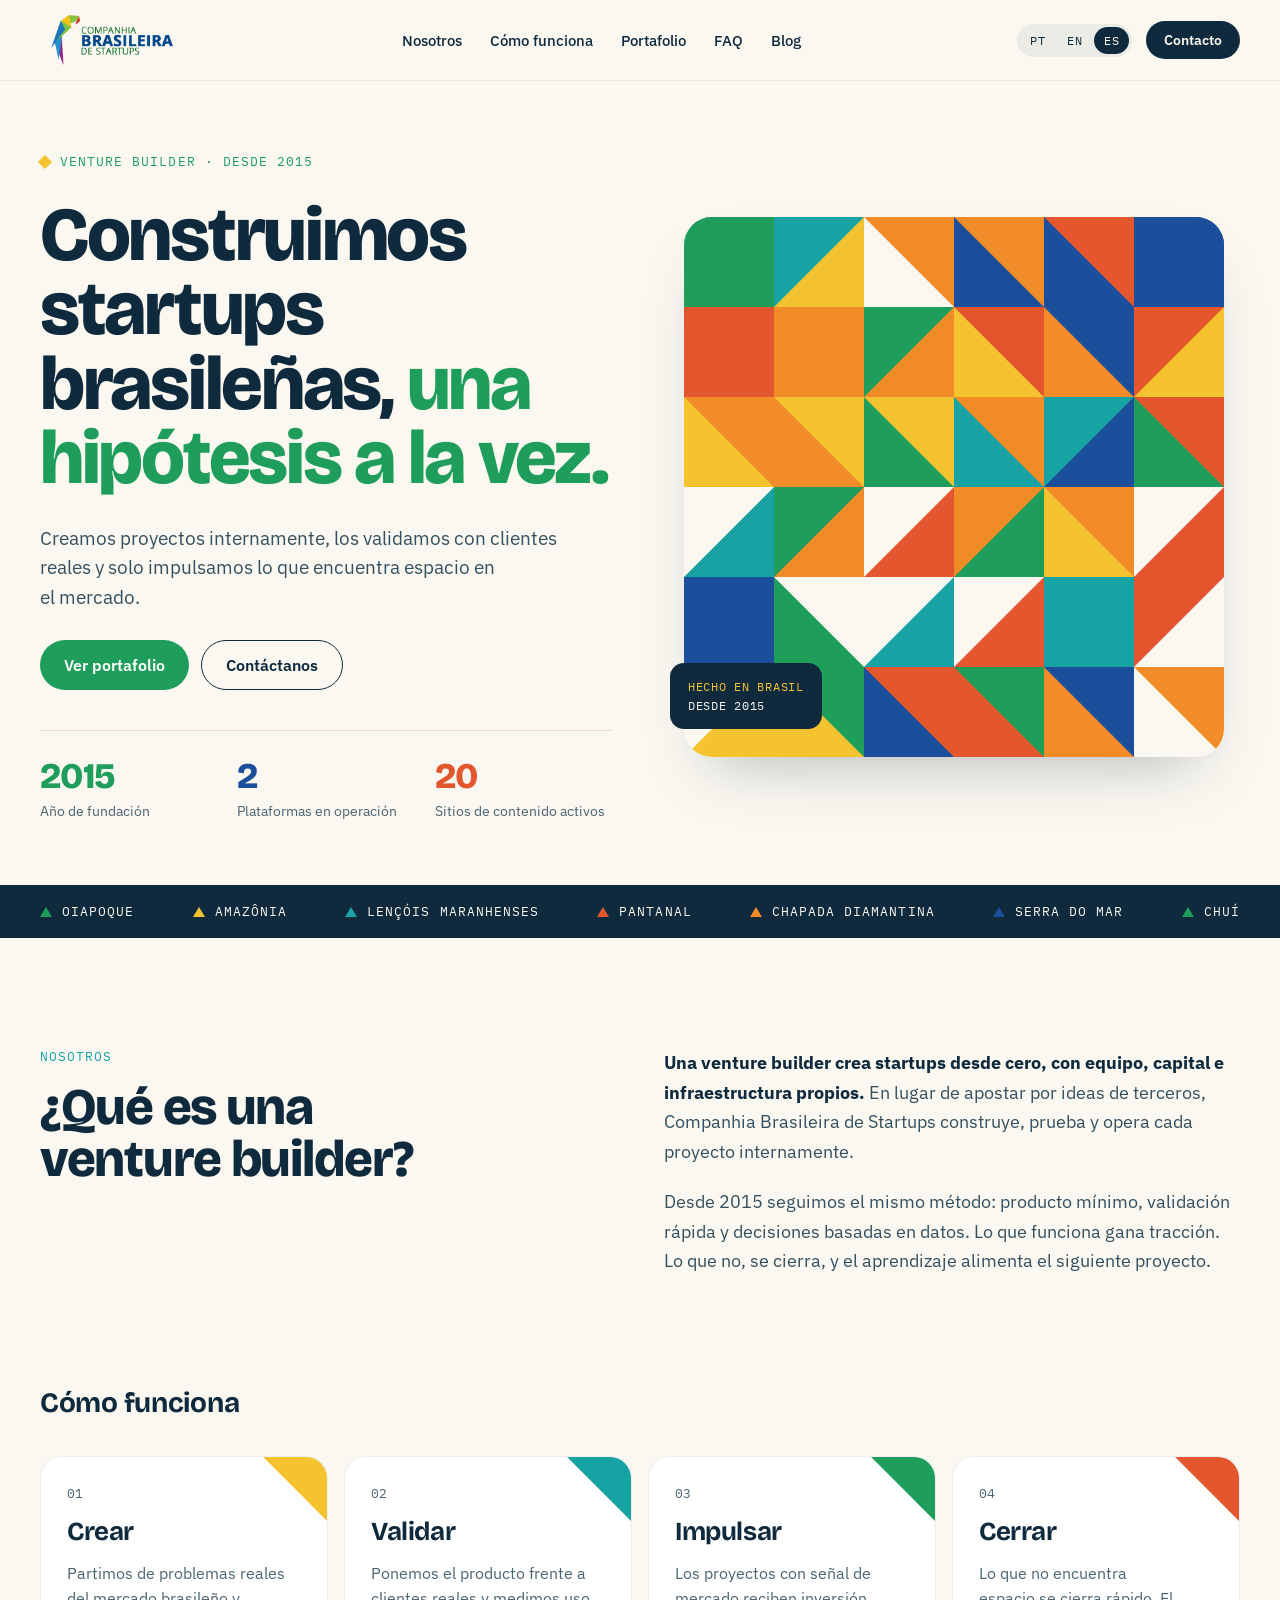
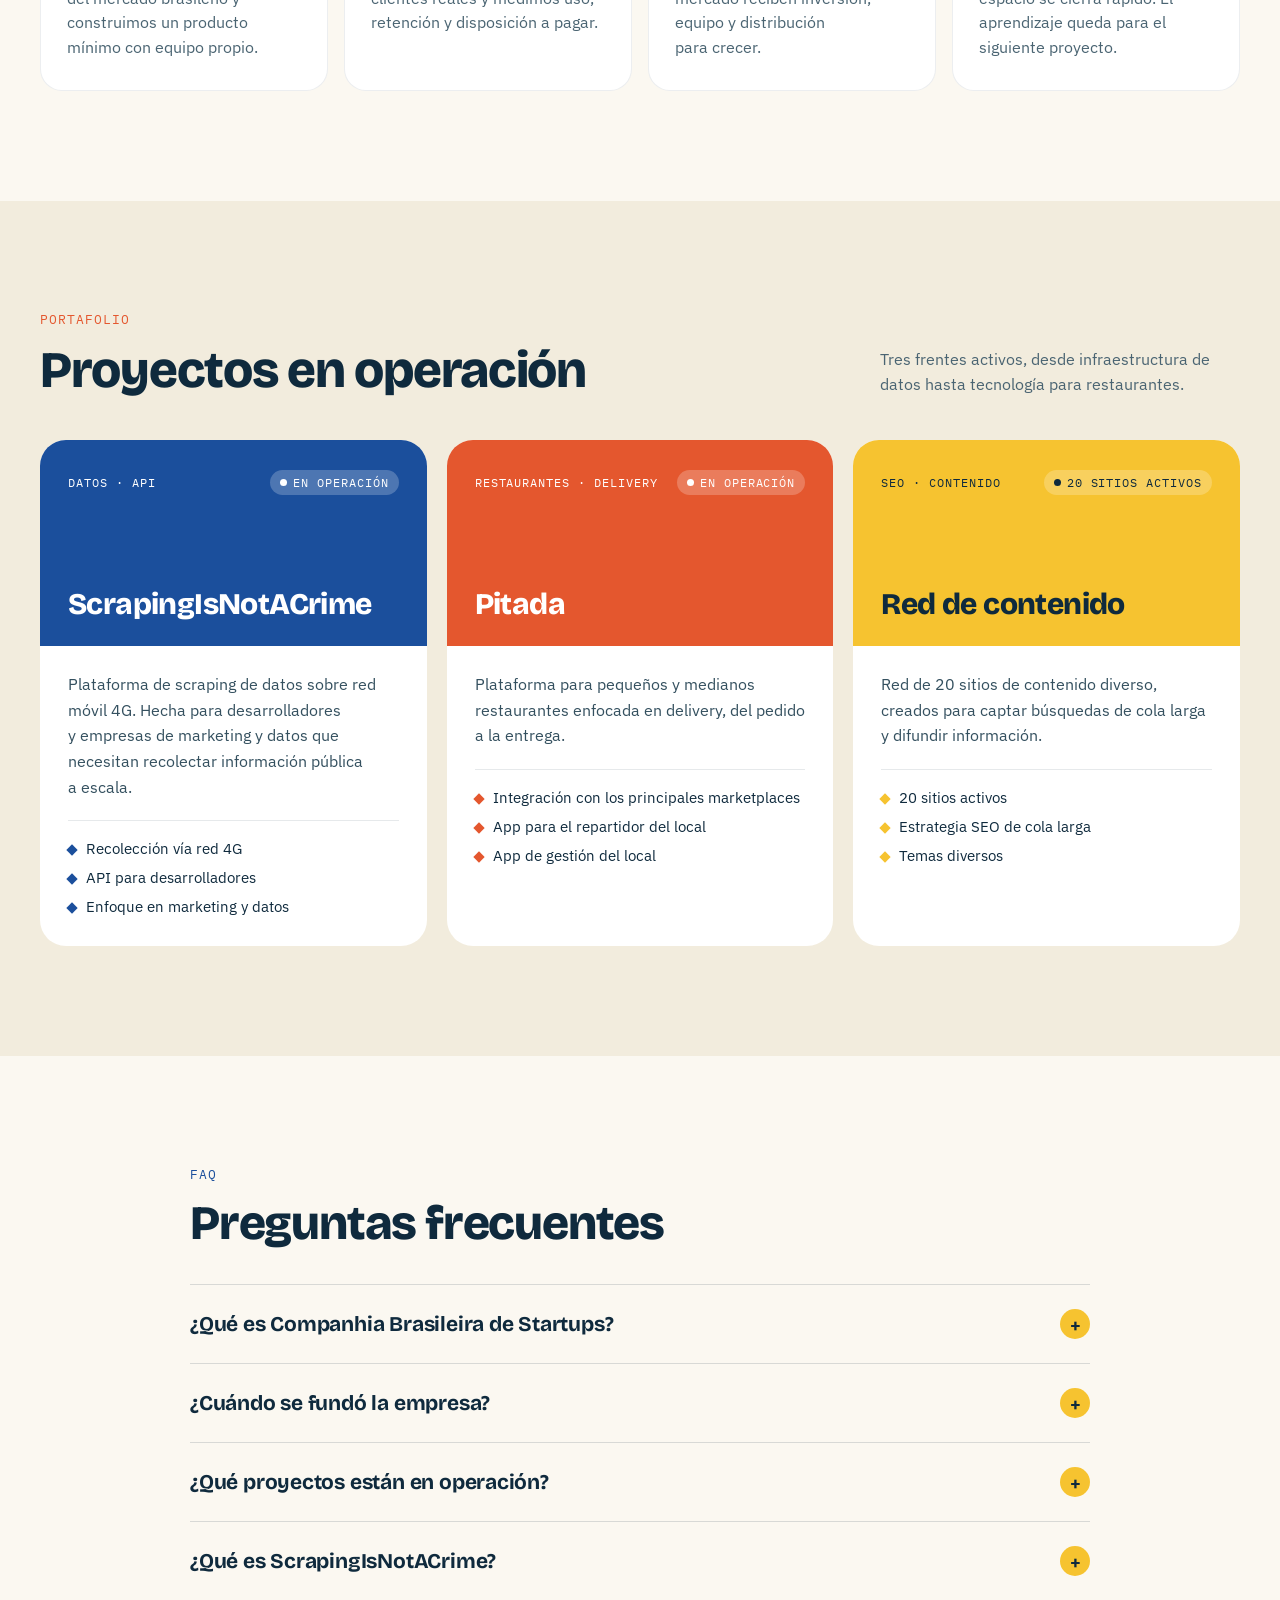
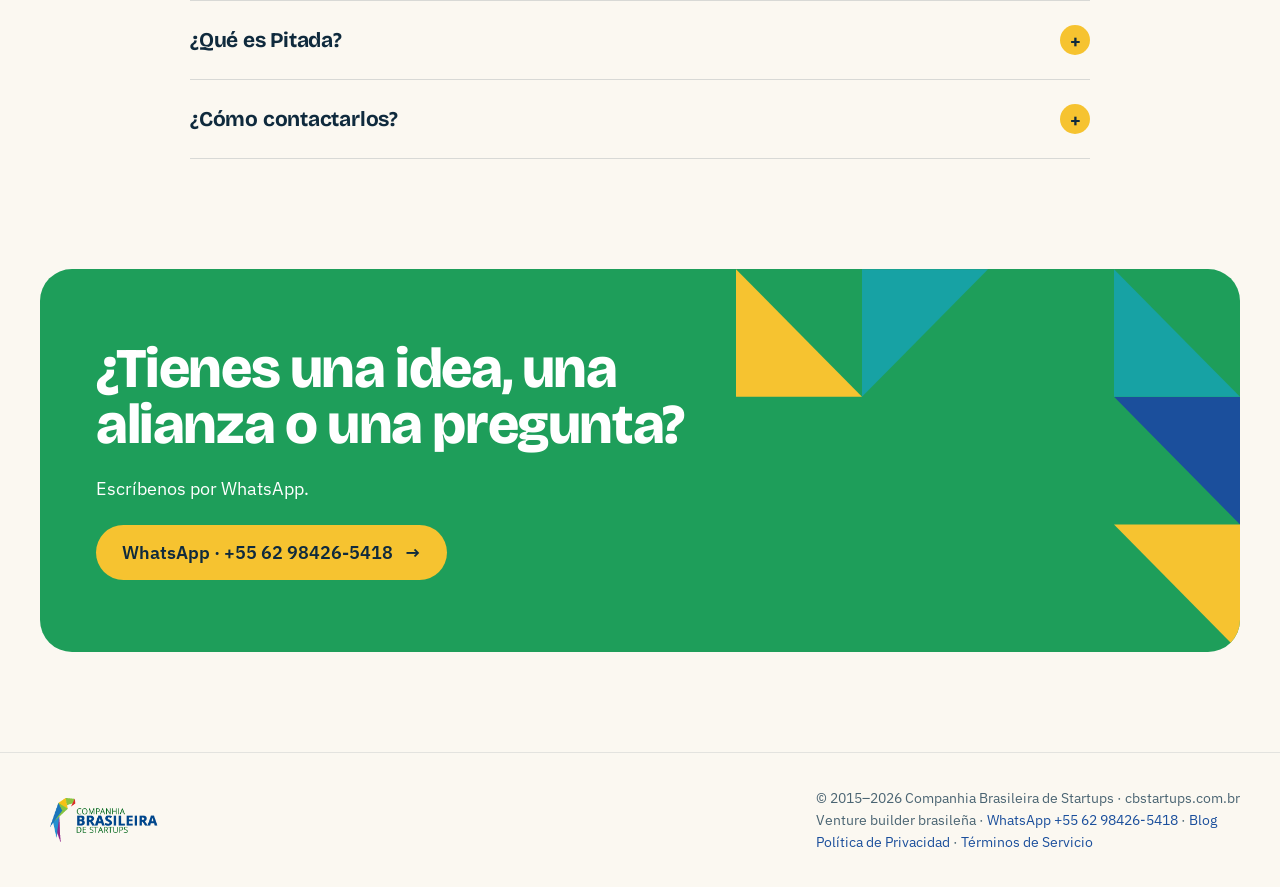
<file: es/index.html>
<!DOCTYPE html>
<html lang="es">
<head>
<meta charset="utf-8">
<meta name="viewport" content="width=device-width, initial-scale=1">
<title>Companhia Brasileira de Startups — Venture Builder desde 2015</title>
<meta name="description" content="Companhia Brasileira de Startups es una venture builder brasileña fundada en 2015. Creamos, validamos e impulsamos startups internamente: ScrapingIsNotACrime, Pitada y una red de 20 sitios de contenido.">
<meta name="robots" content="index, follow">
<link rel="canonical" href="https://cbstartups.com.br/es/">
<link rel="alternate" hreflang="pt-BR" href="https://cbstartups.com.br/">
<link rel="alternate" hreflang="en" href="https://cbstartups.com.br/en/">
<link rel="alternate" hreflang="es" href="https://cbstartups.com.br/es/">
<link rel="alternate" hreflang="x-default" href="https://cbstartups.com.br/">
<meta property="og:type" content="website">
<meta property="og:site_name" content="Companhia Brasileira de Startups">
<meta property="og:title" content="Companhia Brasileira de Startups — Venture Builder desde 2015">
<meta property="og:description" content="Companhia Brasileira de Startups es una venture builder brasileña fundada en 2015. Creamos, validamos e impulsamos startups internamente: ScrapingIsNotACrime, Pitada y una red de 20 sitios de contenido.">
<meta property="og:url" content="https://cbstartups.com.br/es/">
<meta property="og:image" content="https://cbstartups.com.br/assets/logo-cbstartups.png">
<meta property="og:locale" content="es_ES">
<meta name="twitter:card" content="summary">
<link rel="icon" href="../assets/logo-cbstartups.png">
<link rel="preconnect" href="https://fonts.googleapis.com">
<link rel="preconnect" href="https://fonts.gstatic.com" crossorigin="">
<link href="https://fonts.googleapis.com/css2?family=Bricolage+Grotesque:opsz,wght@12..96,500;12..96,700;12..96,800&amp;family=IBM+Plex+Sans:wght@400;500;600&amp;family=IBM+Plex+Mono:wght@500&amp;display=swap" rel="stylesheet">
<script type="application/ld+json">{"@context":"https://schema.org","@graph":[{"@type":"Organization","@id":"https://cbstartups.com.br/#org","name":"Companhia Brasileira de Startups","alternateName":"CB Startups","url":"https://cbstartups.com.br/","logo":"https://cbstartups.com.br/assets/logo-cbstartups.png","foundingDate":"2015","telephone":"+55-62-98426-5418","contactPoint":{"@type":"ContactPoint","telephone":"+55-62-98426-5418","contactType":"customer service","availableLanguage":["Portuguese","English","Spanish"],"url":"https://wa.me/5562984265418"},"description":"Venture builder brasileira que cria, valida e traciona startups internamente.","areaServed":"BR","knowsAbout":["Venture building","Web scraping","Proxies 4G","SaaS para restaurantes","Delivery","SEO long tail"],"owns":[{"@type":"SoftwareApplication","name":"ScrapingIsNotACrime","applicationCategory":"DeveloperApplication","description":"Plataforma de scraping de dados com rede móvel 4G para desenvolvedores e empresas de marketing e dados."},{"@type":"SoftwareApplication","name":"Pitada","applicationCategory":"BusinessApplication","description":"Plataforma para pequenos e médios restaurantes com foco em delivery, integração com marketplaces, app do entregador e app de gestão da loja."}]},{"@type":"WebSite","@id":"https://cbstartups.com.br/#site","url":"https://cbstartups.com.br/","name":"Companhia Brasileira de Startups","inLanguage":["pt-BR","en","es"],"publisher":{"@id":"https://cbstartups.com.br/#org"}},{"@type":"FAQPage","mainEntity":[{"@type":"Question","name":"O que é a Companhia Brasileira de Startups?","acceptedAnswer":{"@type":"Answer","text":"É uma venture builder brasileira, fundada em 2015, que cria startups internamente, valida cada projeto com o mercado e dá tração apenas aos que encontram espaço real."}},{"@type":"Question","name":"Quais projetos estão em operação?","acceptedAnswer":{"@type":"Answer","text":"ScrapingIsNotACrime (scraping de dados com rede 4G), Pitada (plataforma de delivery para restaurantes) e uma rede de 20 sites de conteúdo voltados a SEO de cauda longa."}}]}]}</script>
<style>
html{scroll-behavior:smooth}
body{margin:0;background:#FBF8F1;color:#0F2A3D;font-family:'IBM Plex Sans',system-ui,sans-serif;-webkit-font-smoothing:antialiased}
a{color:#1B4F9C;text-decoration:none}
a:hover{color:#17A2A4}
summary::-webkit-details-marker{display:none}
::selection{background:#F6C330;color:#0F2A3D}

.h0:hover{color:#17A2A4 !important}
.h1:hover{color:#17A2A4 !important}
.h2:hover{color:#17A2A4 !important}
.h3:hover{color:#17A2A4 !important}
.h4:hover{background:#1B4F9C !important;color:#FBF8F1 !important}
.h5:hover{background:#17864C !important;color:#fff !important}
.h6:hover{background:#0F2A3D !important;color:#FBF8F1 !important}
.h7:hover{background:#fff !important;color:#0F2A3D !important}
.h8:hover{color:#17A2A4 !important}
details[open] summary span:last-child{transform:rotate(45deg)}
</style>
</head>
<body>

<div style="min-height:100vh;display:flex;flex-direction:column">
<header style="position:sticky;top:0;z-index:20;background:rgba(251,248,241,0.92);backdrop-filter:blur(10px);border-bottom:1px solid rgba(15,42,61,0.08)">
  <div style="max-width:1200px;margin:0 auto;padding:14px 24px;display:flex;align-items:center;justify-content:space-between;gap:24px;flex-wrap:wrap">
    <a href="#top" aria-label="Companhia Brasileira de Startups" style="display:flex">
      <img src="../assets/logo-cbstartups.png" alt="Companhia Brasileira de Startups" width="155" height="55" style="display:block;height:52px;width:auto">
    </a>
    <nav aria-label="Principal" style="display:flex;gap:28px;flex-wrap:wrap;font-size:15px;font-weight:500">
      <a href="#sobre" style="color:#0F2A3D" class="h0">Nosotros</a>
      <a href="#processo" style="color:#0F2A3D" class="h1">Cómo funciona</a>
      <a href="#portfolio" style="color:#0F2A3D" class="h2">Portafolio</a>
      <a href="#faq" style="color:#0F2A3D" class="h3">FAQ</a>
      <a href="https://blog.cbstartups.com.br/" style="color:#0F2A3D" class="h8">Blog</a>
    </nav>
    <div style="display:flex;align-items:center;gap:14px">
      <div role="group" aria-label="Idioma" style="display:flex;gap:2px;padding:3px;border-radius:999px;background:rgba(15,42,61,0.06);font-family:'IBM Plex Mono',monospace;font-size:12px">
          <a href="../" hreflang="pt-BR" style="border:0;cursor:pointer;padding:6px 10px;border-radius:999px;font:inherit;letter-spacing:0.04em;background:transparent;color:#0F2A3D">PT</a>
          <a href="../en/" hreflang="en" style="border:0;cursor:pointer;padding:6px 10px;border-radius:999px;font:inherit;letter-spacing:0.04em;background:transparent;color:#0F2A3D">EN</a>
          <a href="../es/" hreflang="es" style="border:0;cursor:pointer;padding:6px 10px;border-radius:999px;font:inherit;letter-spacing:0.04em;background:#0F2A3D;color:#FBF8F1" aria-current="page">ES</a>
      </div>
      <a href="#contato" style="background:#0F2A3D;color:#FBF8F1;padding:10px 18px;border-radius:999px;font-size:14px;font-weight:600" class="h4">Contacto</a>
    </div>
  </div>
</header>
<main id="top">
<section aria-labelledby="hero-title" style="max-width:1200px;margin:0 auto;padding:72px 24px 64px;display:grid;grid-template-columns:repeat(auto-fit,minmax(min(100%,440px),1fr));gap:56px;align-items:center">
  <div style="display:flex;flex-direction:column;gap:28px">
    <div style="display:flex;align-items:center;gap:10px;font-family:'IBM Plex Mono',monospace;font-size:13px;letter-spacing:0.08em;text-transform:uppercase;color:#1E9E5A">
      <span style="width:10px;height:10px;background:#F6C330;transform:rotate(45deg)"></span>Venture builder · desde 2015
    </div>
    <h1 id="hero-title" style="margin:0;font-family:'Bricolage Grotesque',sans-serif;font-weight:800;font-size:clamp(40px,6vw,76px);line-height:0.98;letter-spacing:-0.03em;text-wrap:balance">Construimos startups brasileñas, <span style="color:#1E9E5A">una hipótesis a la vez.</span></h1>
    <p style="margin:0;font-size:19px;line-height:1.55;color:#34505F;max-width:540px;text-wrap:pretty">Creamos proyectos internamente, los validamos con clientes reales y solo impulsamos lo que encuentra espacio en el mercado.</p>
    <div style="display:flex;gap:12px;flex-wrap:wrap">
      <a href="#portfolio" style="background:#1E9E5A;color:#fff;padding:15px 24px;border-radius:999px;font-weight:600;font-size:16px" class="h5">Ver portafolio</a>
      <a href="https://wa.me/5562984265418" target="_blank" rel="noopener" style="border:1.5px solid #0F2A3D;color:#0F2A3D;padding:13.5px 24px;border-radius:999px;font-weight:600;font-size:16px" class="h6">Contáctanos</a>
    </div>
    <dl style="margin:12px 0 0;display:grid;grid-template-columns:repeat(3,minmax(0,1fr));gap:20px;border-top:1px solid rgba(15,42,61,0.12);padding-top:24px">
        <div style="display:flex;flex-direction:column;gap:4px">
          <dt style="font-family:'Bricolage Grotesque',sans-serif;font-weight:800;font-size:36px;letter-spacing:-0.02em;color:#1E9E5A">2015</dt>
          <dd style="margin:0;font-size:14px;color:#4A6472;line-height:1.35">Año de fundación</dd>
        </div>
        <div style="display:flex;flex-direction:column;gap:4px">
          <dt style="font-family:'Bricolage Grotesque',sans-serif;font-weight:800;font-size:36px;letter-spacing:-0.02em;color:#1B4F9C">2</dt>
          <dd style="margin:0;font-size:14px;color:#4A6472;line-height:1.35">Plataformas en operación</dd>
        </div>
        <div style="display:flex;flex-direction:column;gap:4px">
          <dt style="font-family:'Bricolage Grotesque',sans-serif;font-weight:800;font-size:36px;letter-spacing:-0.02em;color:#E4572E">20</dt>
          <dd style="margin:0;font-size:14px;color:#4A6472;line-height:1.35">Sitios de contenido activos</dd>
        </div>
    </dl>
  </div>
  <div aria-hidden="true" style="position:relative;width:100%;max-width:540px;justify-self:center">
    <div style="display:grid;grid-template-columns:repeat(6,1fr);aspect-ratio:1;border-radius:28px;overflow:hidden;box-shadow:0 30px 60px -30px rgba(15,42,61,0.35)">
        <div style="position:relative;background:#1E9E5A">
          <div style="position:absolute;inset:0;background:#1E9E5A;clip-path:polygon(0 0,100% 0,100% 100%)"></div>
        </div>
        <div style="position:relative;background:#F6C330">
          <div style="position:absolute;inset:0;background:#17A2A4;clip-path:polygon(0 0,100% 0,0 100%)"></div>
        </div>
        <div style="position:relative;background:#F28C28">
          <div style="position:absolute;inset:0;background:#FBF8F1;clip-path:polygon(0 0,0 100%,100% 100%)"></div>
        </div>
        <div style="position:relative;background:#1B4F9C">
          <div style="position:absolute;inset:0;background:#F28C28;clip-path:polygon(0 0,100% 0,100% 100%)"></div>
        </div>
        <div style="position:relative;background:#1B4F9C">
          <div style="position:absolute;inset:0;background:#E4572E;clip-path:polygon(0 0,100% 0,100% 100%)"></div>
        </div>
        <div style="position:relative;background:#1B4F9C">
          <div style="position:absolute;inset:0;background:#1B4F9C;clip-path:polygon(0 0,100% 0,100% 100%)"></div>
        </div>
        <div style="position:relative;background:#E4572E">
          <div style="position:absolute;inset:0;background:#E4572E;clip-path:polygon(0 0,100% 0,0 100%)"></div>
        </div>
        <div style="position:relative;background:#F28C28">
          <div style="position:absolute;inset:0;background:#F28C28;clip-path:polygon(0 0,0 100%,100% 100%)"></div>
        </div>
        <div style="position:relative;background:#1E9E5A">
          <div style="position:absolute;inset:0;background:#F28C28;clip-path:polygon(100% 0,100% 100%,0 100%)"></div>
        </div>
        <div style="position:relative;background:#E4572E">
          <div style="position:absolute;inset:0;background:#F6C330;clip-path:polygon(0 0,0 100%,100% 100%)"></div>
        </div>
        <div style="position:relative;background:#1B4F9C">
          <div style="position:absolute;inset:0;background:#F28C28;clip-path:polygon(0 0,0 100%,100% 100%)"></div>
        </div>
        <div style="position:relative;background:#E4572E">
          <div style="position:absolute;inset:0;background:#F6C330;clip-path:polygon(100% 0,100% 100%,0 100%)"></div>
        </div>
        <div style="position:relative;background:#F28C28">
          <div style="position:absolute;inset:0;background:#F6C330;clip-path:polygon(0 0,0 100%,100% 100%)"></div>
        </div>
        <div style="position:relative;background:#F6C330">
          <div style="position:absolute;inset:0;background:#F28C28;clip-path:polygon(0 0,0 100%,100% 100%)"></div>
        </div>
        <div style="position:relative;background:#F6C330">
          <div style="position:absolute;inset:0;background:#1E9E5A;clip-path:polygon(0 0,0 100%,100% 100%)"></div>
        </div>
        <div style="position:relative;background:#17A2A4">
          <div style="position:absolute;inset:0;background:#F28C28;clip-path:polygon(0 0,100% 0,100% 100%)"></div>
        </div>
        <div style="position:relative;background:#17A2A4">
          <div style="position:absolute;inset:0;background:#1B4F9C;clip-path:polygon(100% 0,100% 100%,0 100%)"></div>
        </div>
        <div style="position:relative;background:#E4572E">
          <div style="position:absolute;inset:0;background:#1E9E5A;clip-path:polygon(0 0,0 100%,100% 100%)"></div>
        </div>
        <div style="position:relative;background:#FBF8F1">
          <div style="position:absolute;inset:0;background:#17A2A4;clip-path:polygon(100% 0,100% 100%,0 100%)"></div>
        </div>
        <div style="position:relative;background:#F28C28">
          <div style="position:absolute;inset:0;background:#1E9E5A;clip-path:polygon(0 0,100% 0,0 100%)"></div>
        </div>
        <div style="position:relative;background:#FBF8F1">
          <div style="position:absolute;inset:0;background:#E4572E;clip-path:polygon(100% 0,100% 100%,0 100%)"></div>
        </div>
        <div style="position:relative;background:#F28C28">
          <div style="position:absolute;inset:0;background:#1E9E5A;clip-path:polygon(100% 0,100% 100%,0 100%)"></div>
        </div>
        <div style="position:relative;background:#F6C330">
          <div style="position:absolute;inset:0;background:#F28C28;clip-path:polygon(0 0,100% 0,100% 100%)"></div>
        </div>
        <div style="position:relative;background:#E4572E">
          <div style="position:absolute;inset:0;background:#FBF8F1;clip-path:polygon(0 0,100% 0,0 100%)"></div>
        </div>
        <div style="position:relative;background:#1B4F9C">
          <div style="position:absolute;inset:0;background:#1B4F9C;clip-path:polygon(100% 0,100% 100%,0 100%)"></div>
        </div>
        <div style="position:relative;background:#FBF8F1">
          <div style="position:absolute;inset:0;background:#1E9E5A;clip-path:polygon(0 0,0 100%,100% 100%)"></div>
        </div>
        <div style="position:relative;background:#17A2A4">
          <div style="position:absolute;inset:0;background:#FBF8F1;clip-path:polygon(0 0,100% 0,0 100%)"></div>
        </div>
        <div style="position:relative;background:#E4572E">
          <div style="position:absolute;inset:0;background:#FBF8F1;clip-path:polygon(0 0,100% 0,0 100%)"></div>
        </div>
        <div style="position:relative;background:#17A2A4">
          <div style="position:absolute;inset:0;background:#17A2A4;clip-path:polygon(100% 0,100% 100%,0 100%)"></div>
        </div>
        <div style="position:relative;background:#E4572E">
          <div style="position:absolute;inset:0;background:#FBF8F1;clip-path:polygon(100% 0,100% 100%,0 100%)"></div>
        </div>
        <div style="position:relative;background:#FBF8F1">
          <div style="position:absolute;inset:0;background:#F6C330;clip-path:polygon(100% 0,100% 100%,0 100%)"></div>
        </div>
        <div style="position:relative;background:#F6C330">
          <div style="position:absolute;inset:0;background:#1E9E5A;clip-path:polygon(0 0,100% 0,100% 100%)"></div>
        </div>
        <div style="position:relative;background:#1B4F9C">
          <div style="position:absolute;inset:0;background:#E4572E;clip-path:polygon(0 0,100% 0,100% 100%)"></div>
        </div>
        <div style="position:relative;background:#1E9E5A">
          <div style="position:absolute;inset:0;background:#E4572E;clip-path:polygon(0 0,0 100%,100% 100%)"></div>
        </div>
        <div style="position:relative;background:#F28C28">
          <div style="position:absolute;inset:0;background:#1B4F9C;clip-path:polygon(0 0,100% 0,100% 100%)"></div>
        </div>
        <div style="position:relative;background:#FBF8F1">
          <div style="position:absolute;inset:0;background:#F28C28;clip-path:polygon(0 0,100% 0,100% 100%)"></div>
        </div>
    </div>
    <div style="position:absolute;left:-14px;bottom:28px;background:#0F2A3D;color:#FBF8F1;padding:14px 18px;border-radius:14px;font-family:'IBM Plex Mono',monospace;font-size:12px;letter-spacing:0.06em;line-height:1.6;text-transform:uppercase">
      <div style="color:#F6C330">Hecho en Brasil</div><div>Desde 2015</div>
    </div>
  </div>
</section>
<div style="background:#0F2A3D;color:#FBF8F1;overflow:hidden">
  <div style="max-width:1200px;margin:0 auto;padding:18px 24px;display:flex;align-items:center;justify-content:space-between;gap:16px;flex-wrap:wrap;font-family:'IBM Plex Mono',monospace;font-size:13px;letter-spacing:0.08em;text-transform:uppercase">
      <span style="display:flex;align-items:center;gap:10px"><span style="width:0;height:0;border-left:6px solid transparent;border-right:6px solid transparent;border-bottom:10px solid #1E9E5A"></span>Oiapoque</span>
      <span style="display:flex;align-items:center;gap:10px"><span style="width:0;height:0;border-left:6px solid transparent;border-right:6px solid transparent;border-bottom:10px solid #F6C330"></span>Amazônia</span>
      <span style="display:flex;align-items:center;gap:10px"><span style="width:0;height:0;border-left:6px solid transparent;border-right:6px solid transparent;border-bottom:10px solid #17A2A4"></span>Lençóis Maranhenses</span>
      <span style="display:flex;align-items:center;gap:10px"><span style="width:0;height:0;border-left:6px solid transparent;border-right:6px solid transparent;border-bottom:10px solid #E4572E"></span>Pantanal</span>
      <span style="display:flex;align-items:center;gap:10px"><span style="width:0;height:0;border-left:6px solid transparent;border-right:6px solid transparent;border-bottom:10px solid #F28C28"></span>Chapada Diamantina</span>
      <span style="display:flex;align-items:center;gap:10px"><span style="width:0;height:0;border-left:6px solid transparent;border-right:6px solid transparent;border-bottom:10px solid #1B4F9C"></span>Serra do Mar</span>
      <span style="display:flex;align-items:center;gap:10px"><span style="width:0;height:0;border-left:6px solid transparent;border-right:6px solid transparent;border-bottom:10px solid #1E9E5A"></span>Chuí</span>
  </div>
</div>
<section id="sobre" aria-labelledby="sobre-title" style="max-width:1200px;margin:0 auto;padding:110px 24px 40px;display:grid;grid-template-columns:repeat(auto-fit,minmax(min(100%,360px),1fr));gap:48px">
  <div style="display:flex;flex-direction:column;gap:16px">
    <span style="font-family:'IBM Plex Mono',monospace;font-size:13px;letter-spacing:0.08em;text-transform:uppercase;color:#17A2A4">Nosotros</span>
    <h2 id="sobre-title" style="margin:0;font-family:'Bricolage Grotesque',sans-serif;font-weight:800;font-size:clamp(32px,4vw,52px);line-height:1.02;letter-spacing:-0.025em;text-wrap:balance">¿Qué es una venture builder?</h2>
  </div>
  <div style="display:flex;flex-direction:column;gap:20px;font-size:18px;line-height:1.65;color:#34505F">
    <p style="margin:0;text-wrap:pretty"><strong style="color:#0F2A3D">Una venture builder crea startups desde cero, con equipo, capital e infraestructura propios.</strong> En lugar de apostar por ideas de terceros, Companhia Brasileira de Startups construye, prueba y opera cada proyecto internamente.</p>
    <p style="margin:0;text-wrap:pretty">Desde 2015 seguimos el mismo método: producto mínimo, validación rápida y decisiones basadas en datos. Lo que funciona gana tracción. Lo que no, se cierra, y el aprendizaje alimenta el siguiente proyecto.</p>
  </div>
</section>
<section id="processo" aria-labelledby="processo-title" style="max-width:1200px;margin:0 auto;padding:70px 24px 110px">
  <h2 id="processo-title" style="margin:0 0 36px;font-family:'Bricolage Grotesque',sans-serif;font-weight:700;font-size:28px;letter-spacing:-0.01em">Cómo funciona</h2>
  <ol style="list-style:none;margin:0;padding:0;display:grid;grid-template-columns:repeat(auto-fit,minmax(min(100%,240px),1fr));gap:16px">
      <li style="background:#fff;border:1px solid rgba(15,42,61,0.08);border-radius:22px;padding:28px 26px 30px;display:flex;flex-direction:column;gap:14px;position:relative;overflow:hidden">
        <div style="position:absolute;top:0;right:0;width:64px;height:64px;background:#F6C330;clip-path:polygon(100% 0,0 0,100% 100%)"></div>
        <span style="font-family:'IBM Plex Mono',monospace;font-size:13px;color:#4A6472">01</span>
        <h3 style="margin:0;font-family:'Bricolage Grotesque',sans-serif;font-weight:700;font-size:26px;letter-spacing:-0.015em">Crear</h3>
        <p style="margin:0;font-size:16px;line-height:1.55;color:#4A6472;text-wrap:pretty">Partimos de problemas reales del mercado brasileño y construimos un producto mínimo con equipo propio.</p>
      </li>
      <li style="background:#fff;border:1px solid rgba(15,42,61,0.08);border-radius:22px;padding:28px 26px 30px;display:flex;flex-direction:column;gap:14px;position:relative;overflow:hidden">
        <div style="position:absolute;top:0;right:0;width:64px;height:64px;background:#17A2A4;clip-path:polygon(100% 0,0 0,100% 100%)"></div>
        <span style="font-family:'IBM Plex Mono',monospace;font-size:13px;color:#4A6472">02</span>
        <h3 style="margin:0;font-family:'Bricolage Grotesque',sans-serif;font-weight:700;font-size:26px;letter-spacing:-0.015em">Validar</h3>
        <p style="margin:0;font-size:16px;line-height:1.55;color:#4A6472;text-wrap:pretty">Ponemos el producto frente a clientes reales y medimos uso, retención y disposición a pagar.</p>
      </li>
      <li style="background:#fff;border:1px solid rgba(15,42,61,0.08);border-radius:22px;padding:28px 26px 30px;display:flex;flex-direction:column;gap:14px;position:relative;overflow:hidden">
        <div style="position:absolute;top:0;right:0;width:64px;height:64px;background:#1E9E5A;clip-path:polygon(100% 0,0 0,100% 100%)"></div>
        <span style="font-family:'IBM Plex Mono',monospace;font-size:13px;color:#4A6472">03</span>
        <h3 style="margin:0;font-family:'Bricolage Grotesque',sans-serif;font-weight:700;font-size:26px;letter-spacing:-0.015em">Impulsar</h3>
        <p style="margin:0;font-size:16px;line-height:1.55;color:#4A6472;text-wrap:pretty">Los proyectos con señal de mercado reciben inversión, equipo y distribución para crecer.</p>
      </li>
      <li style="background:#fff;border:1px solid rgba(15,42,61,0.08);border-radius:22px;padding:28px 26px 30px;display:flex;flex-direction:column;gap:14px;position:relative;overflow:hidden">
        <div style="position:absolute;top:0;right:0;width:64px;height:64px;background:#E4572E;clip-path:polygon(100% 0,0 0,100% 100%)"></div>
        <span style="font-family:'IBM Plex Mono',monospace;font-size:13px;color:#4A6472">04</span>
        <h3 style="margin:0;font-family:'Bricolage Grotesque',sans-serif;font-weight:700;font-size:26px;letter-spacing:-0.015em">Cerrar</h3>
        <p style="margin:0;font-size:16px;line-height:1.55;color:#4A6472;text-wrap:pretty">Lo que no encuentra espacio se cierra rápido. El aprendizaje queda para el siguiente proyecto.</p>
      </li>
  </ol>
</section>
<section id="portfolio" aria-labelledby="portfolio-title" style="background:#F2ECDD">
  <div style="max-width:1200px;margin:0 auto;padding:110px 24px">
    <div style="display:flex;justify-content:space-between;align-items:flex-end;gap:24px;flex-wrap:wrap;margin-bottom:44px">
      <div style="display:flex;flex-direction:column;gap:16px;max-width:640px">
        <span style="font-family:'IBM Plex Mono',monospace;font-size:13px;letter-spacing:0.08em;text-transform:uppercase;color:#E4572E">Portafolio</span>
        <h2 id="portfolio-title" style="margin:0;font-family:'Bricolage Grotesque',sans-serif;font-weight:800;font-size:clamp(32px,4vw,52px);line-height:1.02;letter-spacing:-0.025em;text-wrap:balance">Proyectos en operación</h2>
      </div>
      <p style="margin:0;max-width:360px;font-size:16px;line-height:1.55;color:#4A6472">Tres frentes activos, desde infraestructura de datos hasta tecnología para restaurantes.</p>
    </div>
    <div style="display:grid;grid-template-columns:repeat(auto-fit,minmax(min(100%,320px),1fr));gap:20px">
        <article style="background:#fff;border-radius:26px;overflow:hidden;display:flex;flex-direction:column">
          <div style="background:#1B4F9C;color:#fff;padding:30px 28px 26px;display:flex;flex-direction:column;gap:22px;min-height:150px;justify-content:space-between">
            <div style="display:flex;justify-content:space-between;align-items:center;gap:12px;font-family:'IBM Plex Mono',monospace;font-size:12px;letter-spacing:0.08em;text-transform:uppercase">
              <span>Datos · API</span>
              <span style="display:flex;align-items:center;gap:6px;background:rgba(255,255,255,0.22);padding:5px 10px;border-radius:999px"><span style="width:7px;height:7px;border-radius:50%;background:currentColor"></span>En operación</span>
            </div>
            <h3 style="margin:0;font-family:'Bricolage Grotesque',sans-serif;font-weight:800;font-size:30px;letter-spacing:-0.02em;line-height:1.05;word-break:break-word">ScrapingIsNotACrime</h3>
          </div>
          <div style="padding:26px 28px 30px;display:flex;flex-direction:column;gap:20px;flex:1">
            <p style="margin:0;font-size:16px;line-height:1.6;color:#34505F;text-wrap:pretty">Plataforma de scraping de datos sobre red móvil 4G. Hecha para desarrolladores y empresas de marketing y datos que necesitan recolectar información pública a escala.</p>
            <ul style="list-style:none;margin:0;padding:18px 0 0;border-top:1px solid rgba(15,42,61,0.1);display:flex;flex-direction:column;gap:10px">
                <li style="display:flex;gap:10px;align-items:baseline;font-size:15px;color:#0F2A3D"><span style="flex:none;width:8px;height:8px;background:#1B4F9C;transform:rotate(45deg)"></span>Recolección vía red 4G</li>
                <li style="display:flex;gap:10px;align-items:baseline;font-size:15px;color:#0F2A3D"><span style="flex:none;width:8px;height:8px;background:#1B4F9C;transform:rotate(45deg)"></span>API para desarrolladores</li>
                <li style="display:flex;gap:10px;align-items:baseline;font-size:15px;color:#0F2A3D"><span style="flex:none;width:8px;height:8px;background:#1B4F9C;transform:rotate(45deg)"></span>Enfoque en marketing y datos</li>
            </ul>
          </div>
        </article>
        <article style="background:#fff;border-radius:26px;overflow:hidden;display:flex;flex-direction:column">
          <div style="background:#E4572E;color:#fff;padding:30px 28px 26px;display:flex;flex-direction:column;gap:22px;min-height:150px;justify-content:space-between">
            <div style="display:flex;justify-content:space-between;align-items:center;gap:12px;font-family:'IBM Plex Mono',monospace;font-size:12px;letter-spacing:0.08em;text-transform:uppercase">
              <span>Restaurantes · Delivery</span>
              <span style="display:flex;align-items:center;gap:6px;background:rgba(255,255,255,0.22);padding:5px 10px;border-radius:999px"><span style="width:7px;height:7px;border-radius:50%;background:currentColor"></span>En operación</span>
            </div>
            <h3 style="margin:0;font-family:'Bricolage Grotesque',sans-serif;font-weight:800;font-size:30px;letter-spacing:-0.02em;line-height:1.05;word-break:break-word">Pitada</h3>
          </div>
          <div style="padding:26px 28px 30px;display:flex;flex-direction:column;gap:20px;flex:1">
            <p style="margin:0;font-size:16px;line-height:1.6;color:#34505F;text-wrap:pretty">Plataforma para pequeños y medianos restaurantes enfocada en delivery, del pedido a la entrega.</p>
            <ul style="list-style:none;margin:0;padding:18px 0 0;border-top:1px solid rgba(15,42,61,0.1);display:flex;flex-direction:column;gap:10px">
                <li style="display:flex;gap:10px;align-items:baseline;font-size:15px;color:#0F2A3D"><span style="flex:none;width:8px;height:8px;background:#E4572E;transform:rotate(45deg)"></span>Integración con los principales marketplaces</li>
                <li style="display:flex;gap:10px;align-items:baseline;font-size:15px;color:#0F2A3D"><span style="flex:none;width:8px;height:8px;background:#E4572E;transform:rotate(45deg)"></span>App para el repartidor del local</li>
                <li style="display:flex;gap:10px;align-items:baseline;font-size:15px;color:#0F2A3D"><span style="flex:none;width:8px;height:8px;background:#E4572E;transform:rotate(45deg)"></span>App de gestión del local</li>
            </ul>
          </div>
        </article>
        <article style="background:#fff;border-radius:26px;overflow:hidden;display:flex;flex-direction:column">
          <div style="background:#F6C330;color:#0F2A3D;padding:30px 28px 26px;display:flex;flex-direction:column;gap:22px;min-height:150px;justify-content:space-between">
            <div style="display:flex;justify-content:space-between;align-items:center;gap:12px;font-family:'IBM Plex Mono',monospace;font-size:12px;letter-spacing:0.08em;text-transform:uppercase">
              <span>SEO · Contenido</span>
              <span style="display:flex;align-items:center;gap:6px;background:rgba(255,255,255,0.22);padding:5px 10px;border-radius:999px"><span style="width:7px;height:7px;border-radius:50%;background:currentColor"></span>20 sitios activos</span>
            </div>
            <h3 style="margin:0;font-family:'Bricolage Grotesque',sans-serif;font-weight:800;font-size:30px;letter-spacing:-0.02em;line-height:1.05;word-break:break-word">Red de contenido</h3>
          </div>
          <div style="padding:26px 28px 30px;display:flex;flex-direction:column;gap:20px;flex:1">
            <p style="margin:0;font-size:16px;line-height:1.6;color:#34505F;text-wrap:pretty">Red de 20 sitios de contenido diverso, creados para captar búsquedas de cola larga y difundir información.</p>
            <ul style="list-style:none;margin:0;padding:18px 0 0;border-top:1px solid rgba(15,42,61,0.1);display:flex;flex-direction:column;gap:10px">
                <li style="display:flex;gap:10px;align-items:baseline;font-size:15px;color:#0F2A3D"><span style="flex:none;width:8px;height:8px;background:#F6C330;transform:rotate(45deg)"></span>20 sitios activos</li>
                <li style="display:flex;gap:10px;align-items:baseline;font-size:15px;color:#0F2A3D"><span style="flex:none;width:8px;height:8px;background:#F6C330;transform:rotate(45deg)"></span>Estrategia SEO de cola larga</li>
                <li style="display:flex;gap:10px;align-items:baseline;font-size:15px;color:#0F2A3D"><span style="flex:none;width:8px;height:8px;background:#F6C330;transform:rotate(45deg)"></span>Temas diversos</li>
            </ul>
          </div>
        </article>
    </div>
  </div>
</section>
<section id="faq" aria-labelledby="faq-title" style="max-width:900px;margin:0 auto;padding:110px 24px">
  <div style="display:flex;flex-direction:column;gap:16px;margin-bottom:36px">
    <span style="font-family:'IBM Plex Mono',monospace;font-size:13px;letter-spacing:0.08em;text-transform:uppercase;color:#1B4F9C">FAQ</span>
    <h2 id="faq-title" style="margin:0;font-family:'Bricolage Grotesque',sans-serif;font-weight:800;font-size:clamp(32px,4vw,48px);line-height:1.02;letter-spacing:-0.025em">Preguntas frecuentes</h2>
  </div>
  <div style="display:flex;flex-direction:column;border-top:1px solid rgba(15,42,61,0.15)">
      <details style="border-bottom:1px solid rgba(15,42,61,0.15)">
        <summary style="list-style:none;cursor:pointer;padding:24px 0;display:flex;justify-content:space-between;align-items:center;gap:20px;font-family:'Bricolage Grotesque',sans-serif;font-weight:700;font-size:21px;letter-spacing:-0.01em">
          <h3 style="margin:0;font:inherit">¿Qué es Companhia Brasileira de Startups?</h3>
          <span style="flex:none;width:30px;height:30px;border-radius:50%;background:#F6C330;display:grid;place-items:center;font-family:'IBM Plex Mono',monospace;font-size:18px">+</span>
        </summary>
        <p style="margin:0;padding:0 50px 26px 0;font-size:17px;line-height:1.65;color:#34505F;text-wrap:pretty">Una venture builder brasileña fundada en 2015 que crea startups internamente, valida cada proyecto con el mercado e impulsa solo los que encuentran espacio real.</p>
      </details>
      <details style="border-bottom:1px solid rgba(15,42,61,0.15)">
        <summary style="list-style:none;cursor:pointer;padding:24px 0;display:flex;justify-content:space-between;align-items:center;gap:20px;font-family:'Bricolage Grotesque',sans-serif;font-weight:700;font-size:21px;letter-spacing:-0.01em">
          <h3 style="margin:0;font:inherit">¿Cuándo se fundó la empresa?</h3>
          <span style="flex:none;width:30px;height:30px;border-radius:50%;background:#F6C330;display:grid;place-items:center;font-family:'IBM Plex Mono',monospace;font-size:18px">+</span>
        </summary>
        <p style="margin:0;padding:0 50px 26px 0;font-size:17px;line-height:1.65;color:#34505F;text-wrap:pretty">En 2015. Desde entonces hemos creado y probado diversos proyectos de tecnología en Brasil.</p>
      </details>
      <details style="border-bottom:1px solid rgba(15,42,61,0.15)">
        <summary style="list-style:none;cursor:pointer;padding:24px 0;display:flex;justify-content:space-between;align-items:center;gap:20px;font-family:'Bricolage Grotesque',sans-serif;font-weight:700;font-size:21px;letter-spacing:-0.01em">
          <h3 style="margin:0;font:inherit">¿Qué proyectos están en operación?</h3>
          <span style="flex:none;width:30px;height:30px;border-radius:50%;background:#F6C330;display:grid;place-items:center;font-family:'IBM Plex Mono',monospace;font-size:18px">+</span>
        </summary>
        <p style="margin:0;padding:0 50px 26px 0;font-size:17px;line-height:1.65;color:#34505F;text-wrap:pretty">ScrapingIsNotACrime, plataforma de scraping de datos con red 4G; Pitada, plataforma de delivery para pequeños y medianos restaurantes; y una red de 20 sitios de contenido para SEO de cola larga.</p>
      </details>
      <details style="border-bottom:1px solid rgba(15,42,61,0.15)">
        <summary style="list-style:none;cursor:pointer;padding:24px 0;display:flex;justify-content:space-between;align-items:center;gap:20px;font-family:'Bricolage Grotesque',sans-serif;font-weight:700;font-size:21px;letter-spacing:-0.01em">
          <h3 style="margin:0;font:inherit">¿Qué es ScrapingIsNotACrime?</h3>
          <span style="flex:none;width:30px;height:30px;border-radius:50%;background:#F6C330;display:grid;place-items:center;font-family:'IBM Plex Mono',monospace;font-size:18px">+</span>
        </summary>
        <p style="margin:0;padding:0 50px 26px 0;font-size:17px;line-height:1.65;color:#34505F;text-wrap:pretty">Una plataforma de scraping de datos que usa red móvil 4G, dirigida a desarrolladores y empresas de marketing y datos.</p>
      </details>
      <details style="border-bottom:1px solid rgba(15,42,61,0.15)">
        <summary style="list-style:none;cursor:pointer;padding:24px 0;display:flex;justify-content:space-between;align-items:center;gap:20px;font-family:'Bricolage Grotesque',sans-serif;font-weight:700;font-size:21px;letter-spacing:-0.01em">
          <h3 style="margin:0;font:inherit">¿Qué es Pitada?</h3>
          <span style="flex:none;width:30px;height:30px;border-radius:50%;background:#F6C330;display:grid;place-items:center;font-family:'IBM Plex Mono',monospace;font-size:18px">+</span>
        </summary>
        <p style="margin:0;padding:0 50px 26px 0;font-size:17px;line-height:1.65;color:#34505F;text-wrap:pretty">Una plataforma para pequeños y medianos restaurantes enfocada en delivery: integración con los principales marketplaces, app para el repartidor y app de gestión del local.</p>
      </details>
      <details style="border-bottom:1px solid rgba(15,42,61,0.15)">
        <summary style="list-style:none;cursor:pointer;padding:24px 0;display:flex;justify-content:space-between;align-items:center;gap:20px;font-family:'Bricolage Grotesque',sans-serif;font-weight:700;font-size:21px;letter-spacing:-0.01em">
          <h3 style="margin:0;font:inherit">¿Cómo contactarlos?</h3>
          <span style="flex:none;width:30px;height:30px;border-radius:50%;background:#F6C330;display:grid;place-items:center;font-family:'IBM Plex Mono',monospace;font-size:18px">+</span>
        </summary>
        <p style="margin:0;padding:0 50px 26px 0;font-size:17px;line-height:1.65;color:#34505F;text-wrap:pretty">Por WhatsApp: +55 62 98426-5418.</p>
      </details>
  </div>
</section>
<section id="contato" aria-labelledby="contato-title" style="padding:0 24px 100px">
  <div style="max-width:1200px;margin:0 auto;background:#1E9E5A;border-radius:32px;overflow:hidden;position:relative;color:#fff">
    <div aria-hidden="true" style="position:absolute;right:0;top:0;bottom:0;width:42%;display:grid;grid-template-columns:repeat(4,1fr);grid-template-rows:repeat(3,1fr)">
        <div style="position:relative"><div style="position:absolute;inset:0;background:#F6C330;clip-path:polygon(0 0,0 100%,100% 100%)"></div></div>
        <div style="position:relative"><div style="position:absolute;inset:0;background:#17A2A4;clip-path:polygon(0 0,100% 0,0 100%)"></div></div>
        <div style="position:relative"><div style="position:absolute;inset:0;background:transparent;clip-path:polygon(0 0,100% 0,100% 100%)"></div></div>
        <div style="position:relative"><div style="position:absolute;inset:0;background:#17A2A4;clip-path:polygon(0 0,0 100%,100% 100%)"></div></div>
        <div style="position:relative"><div style="position:absolute;inset:0;background:transparent;clip-path:polygon(0 0,100% 0,100% 100%)"></div></div>
        <div style="position:relative"><div style="position:absolute;inset:0;background:transparent;clip-path:polygon(0 0,100% 0,100% 100%)"></div></div>
        <div style="position:relative"><div style="position:absolute;inset:0;background:transparent;clip-path:polygon(0 0,100% 0,0 100%)"></div></div>
        <div style="position:relative"><div style="position:absolute;inset:0;background:#1B4F9C;clip-path:polygon(0 0,100% 0,100% 100%)"></div></div>
        <div style="position:relative"><div style="position:absolute;inset:0;background:transparent;clip-path:polygon(0 0,100% 0,0 100%)"></div></div>
        <div style="position:relative"><div style="position:absolute;inset:0;background:transparent;clip-path:polygon(100% 0,100% 100%,0 100%)"></div></div>
        <div style="position:relative"><div style="position:absolute;inset:0;background:transparent;clip-path:polygon(0 0,0 100%,100% 100%)"></div></div>
        <div style="position:relative"><div style="position:absolute;inset:0;background:#F6C330;clip-path:polygon(0 0,100% 0,100% 100%)"></div></div>
    </div>
    <div style="position:relative;padding:72px 56px;max-width:640px;display:flex;flex-direction:column;gap:22px">
      <h2 id="contato-title" style="margin:0;font-family:'Bricolage Grotesque',sans-serif;font-weight:800;font-size:clamp(34px,4.5vw,56px);line-height:1;letter-spacing:-0.025em;text-wrap:balance">¿Tienes una idea, una alianza o una pregunta?</h2>
      <p style="margin:0;font-size:18px;line-height:1.55;color:#fff;text-wrap:pretty">Escríbenos por WhatsApp.</p>
      <a href="https://wa.me/5562984265418" target="_blank" rel="noopener" aria-label="WhatsApp +55 62 98426-5418" style="align-self:flex-start;display:flex;align-items:center;gap:12px;background:#F6C330;color:#0F2A3D;padding:16px 26px;border-radius:999px;font-weight:600;font-size:18px" class="h7">WhatsApp · +55 62 98426-5418 <span aria-hidden="true">→</span></a>
    </div>
  </div>
</section>
</main>
<footer style="border-top:1px solid rgba(15,42,61,0.1)">
  <div style="max-width:1200px;margin:0 auto;padding:36px 24px;display:flex;justify-content:space-between;align-items:center;gap:20px;flex-wrap:wrap;font-size:14px;color:#4A6472">
    <img src="../assets/logo-cbstartups.png" alt="Companhia Brasileira de Startups" width="130" height="46" style="height:46px;width:auto">
    <address style="font-style:normal;display:flex;flex-direction:column;gap:4px">
      <span>© 2015–2026 Companhia Brasileira de Startups · cbstartups.com.br</span>
      <span>Venture builder brasileña · <a href="https://wa.me/5562984265418" target="_blank" rel="noopener">WhatsApp +55 62 98426-5418</a> · <a href="https://blog.cbstartups.com.br/">Blog</a></span>
      <span><a href="privacidad/">Política de Privacidad</a> · <a href="terminos/">Términos de Servicio</a></span>
    </address>
  </div>
</footer>
</div>

</body>
</html>
</file>
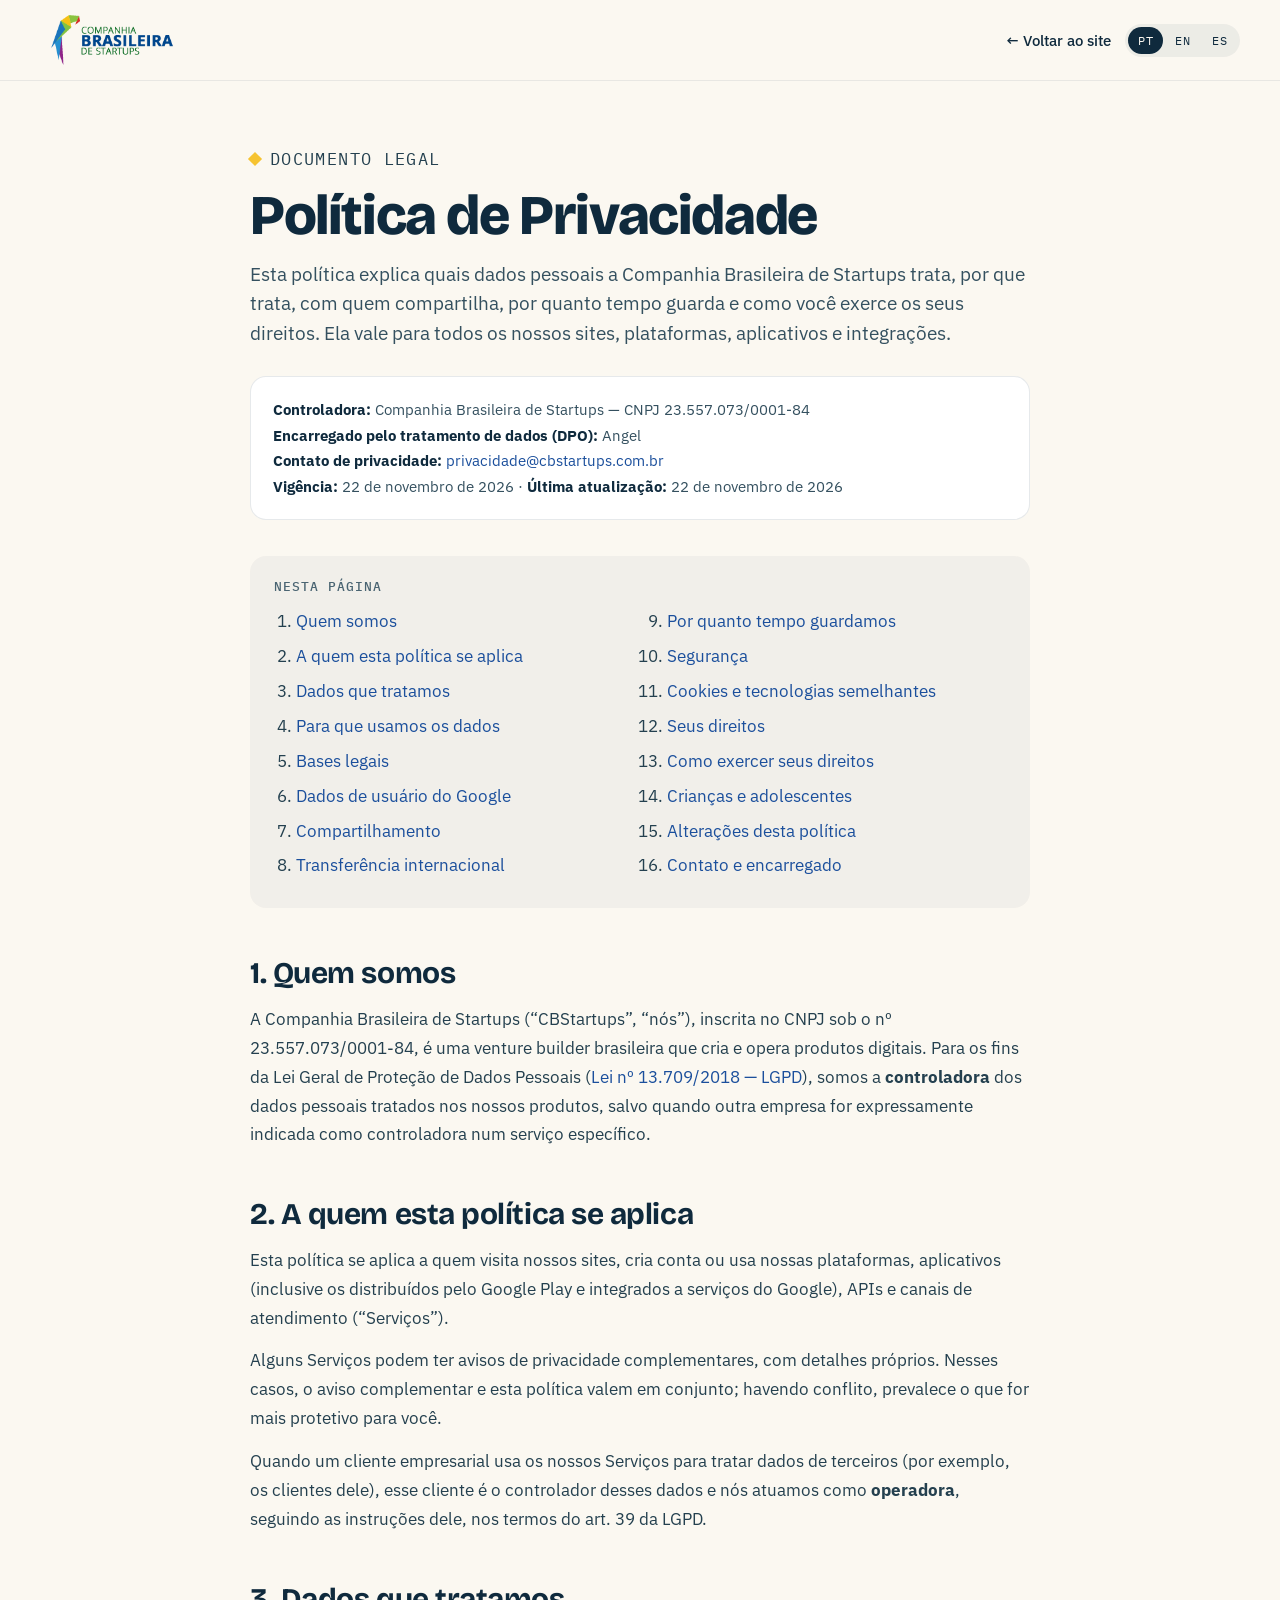
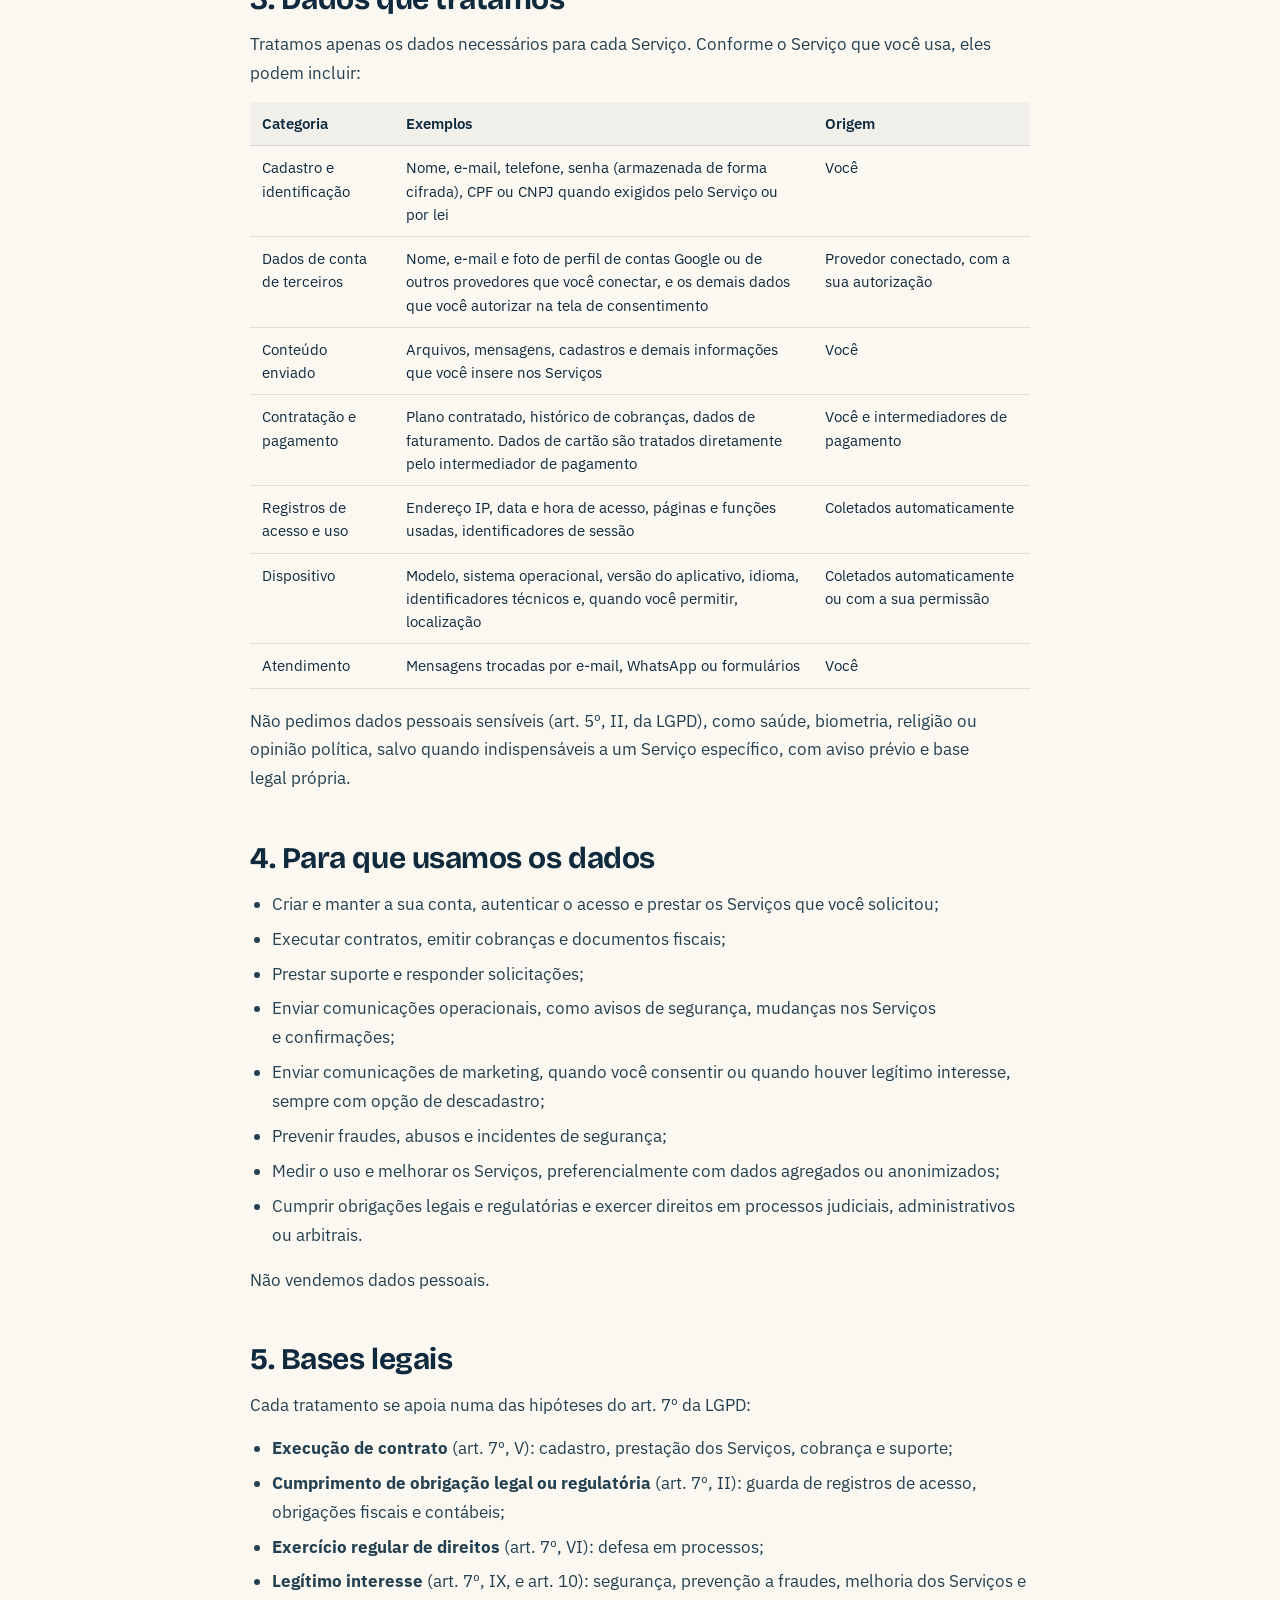
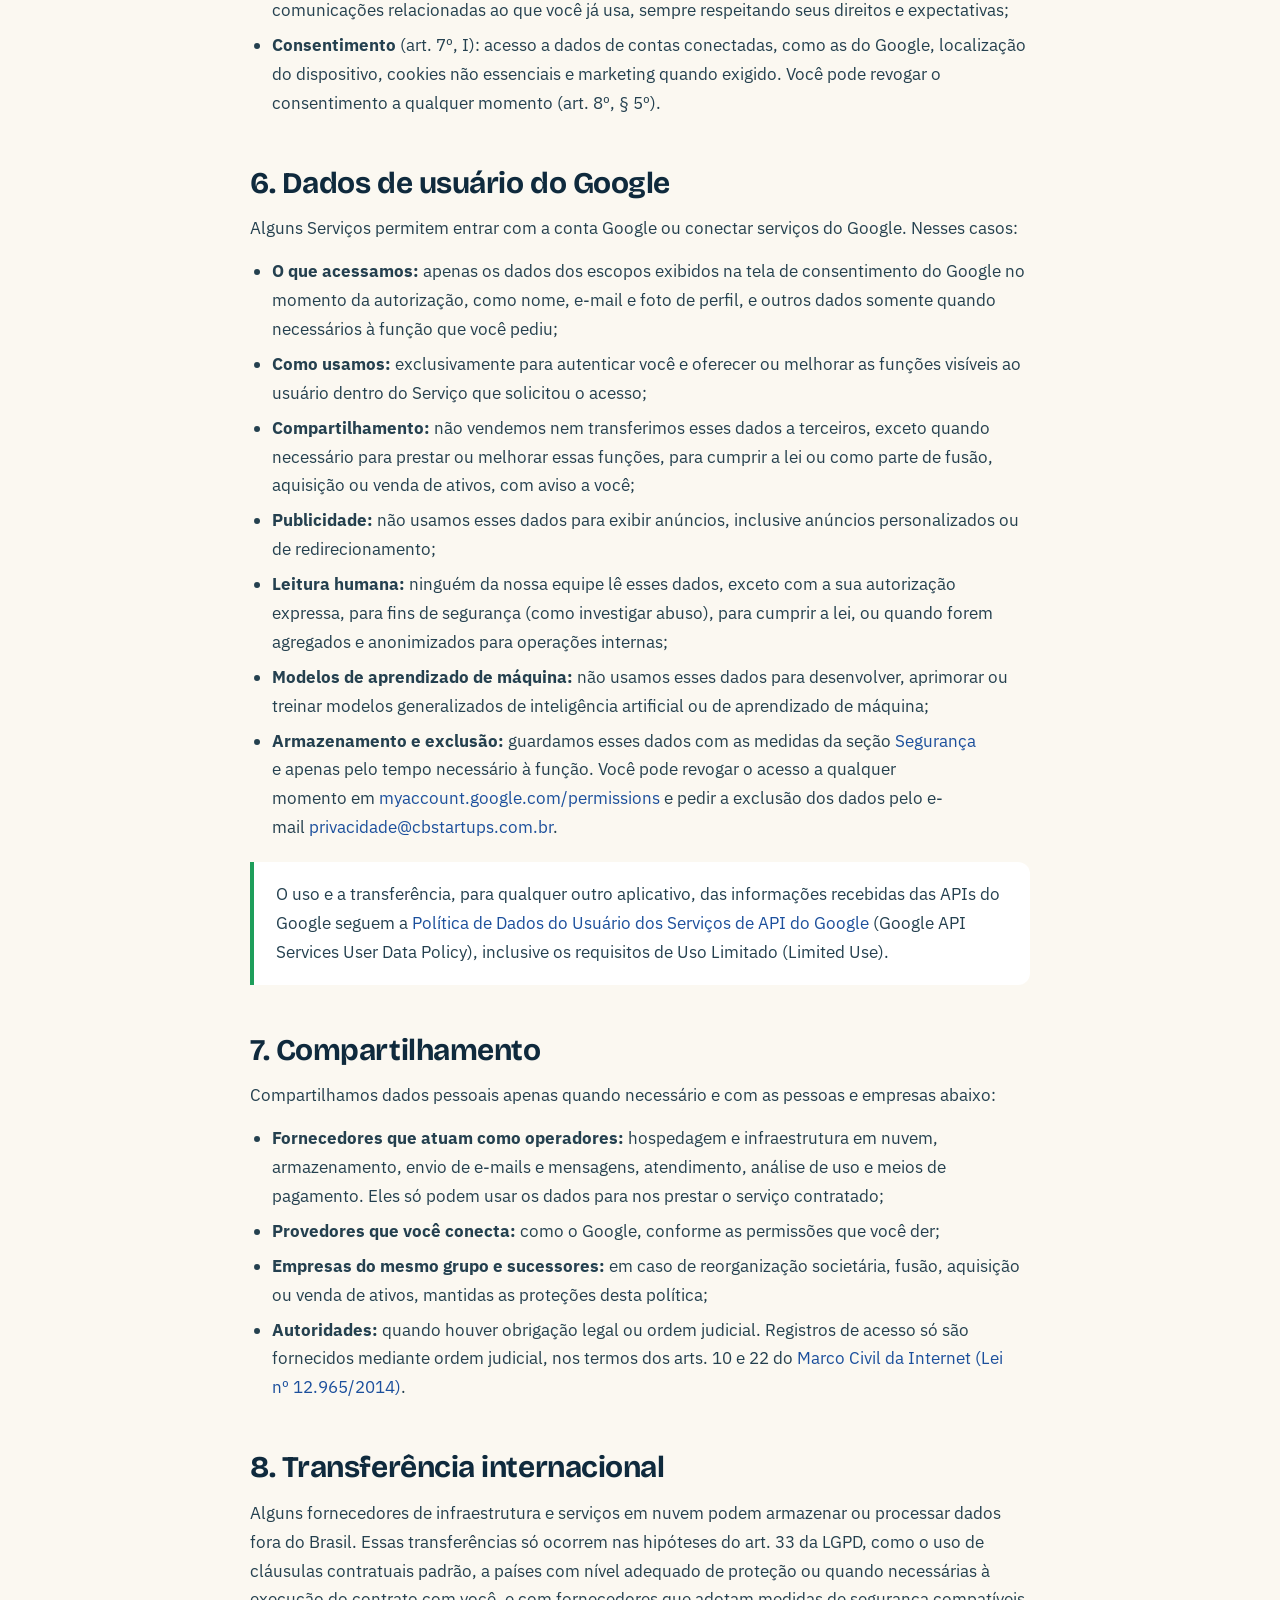
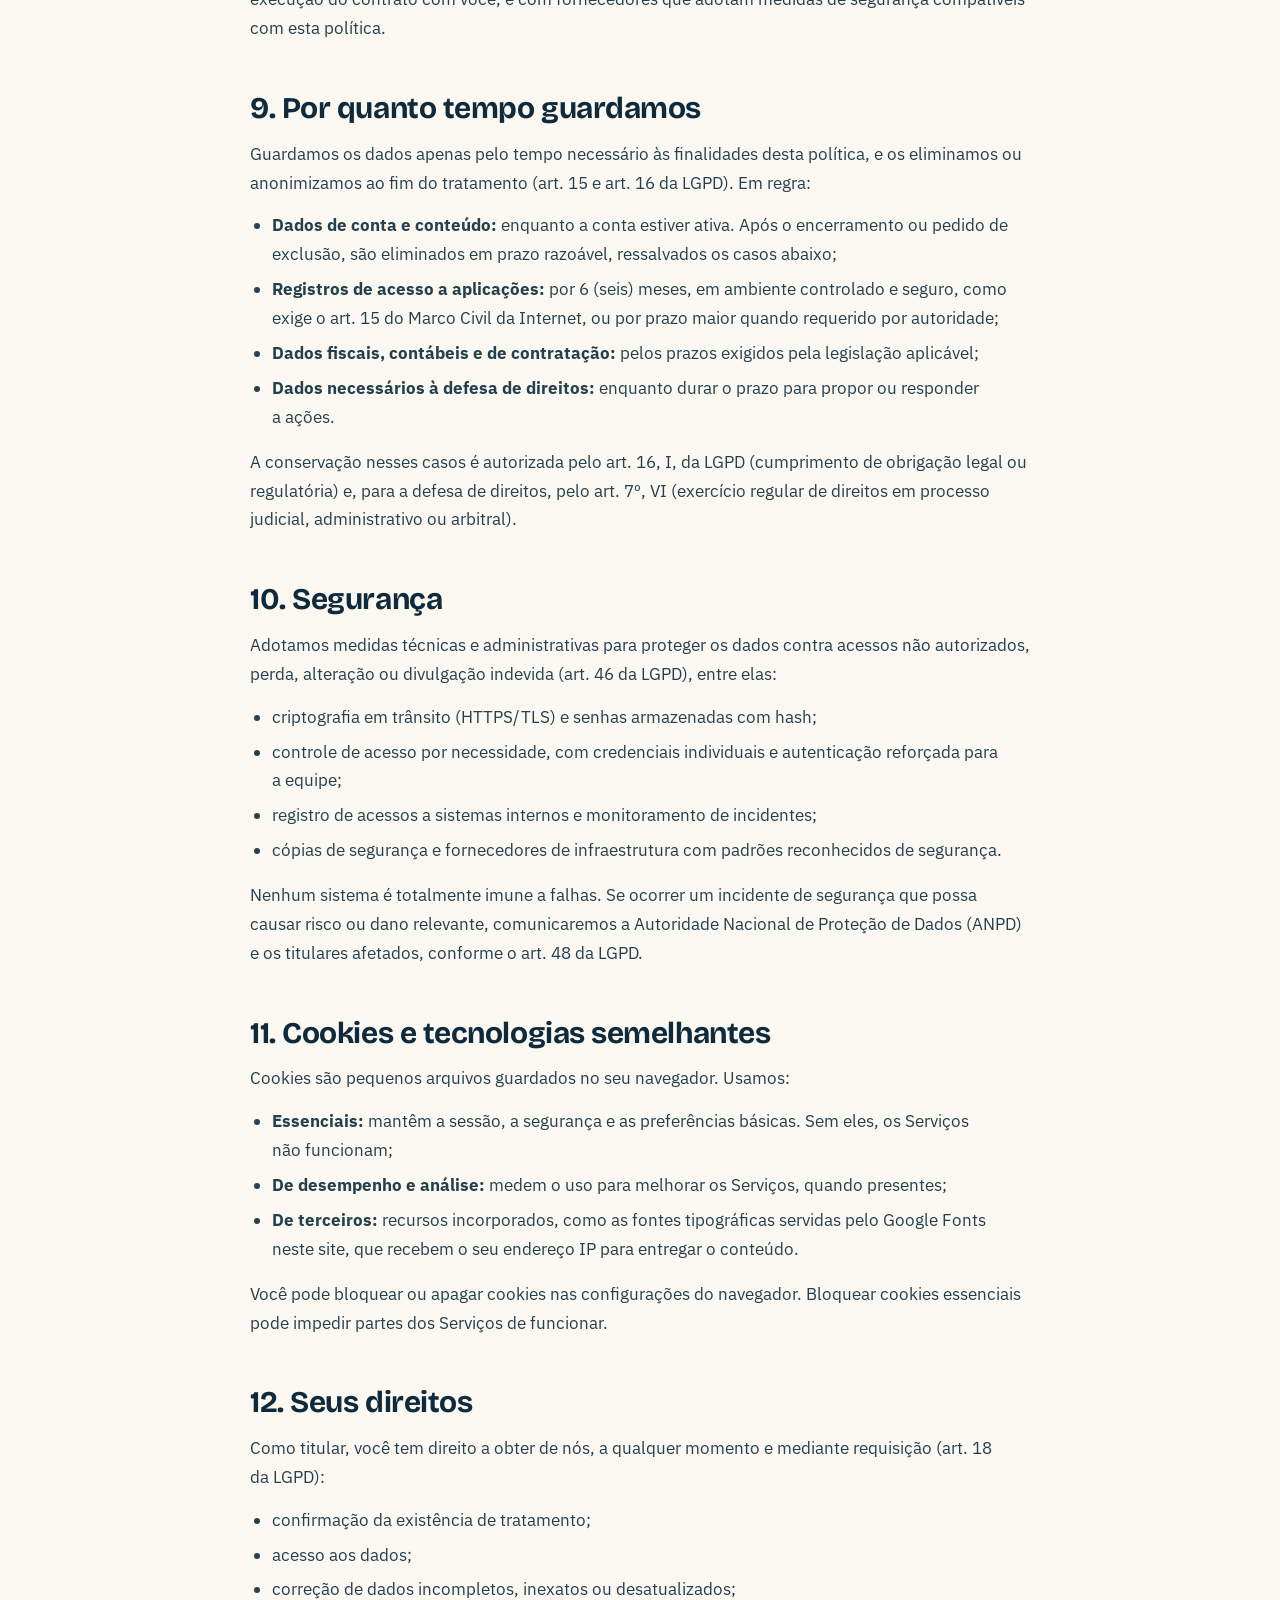
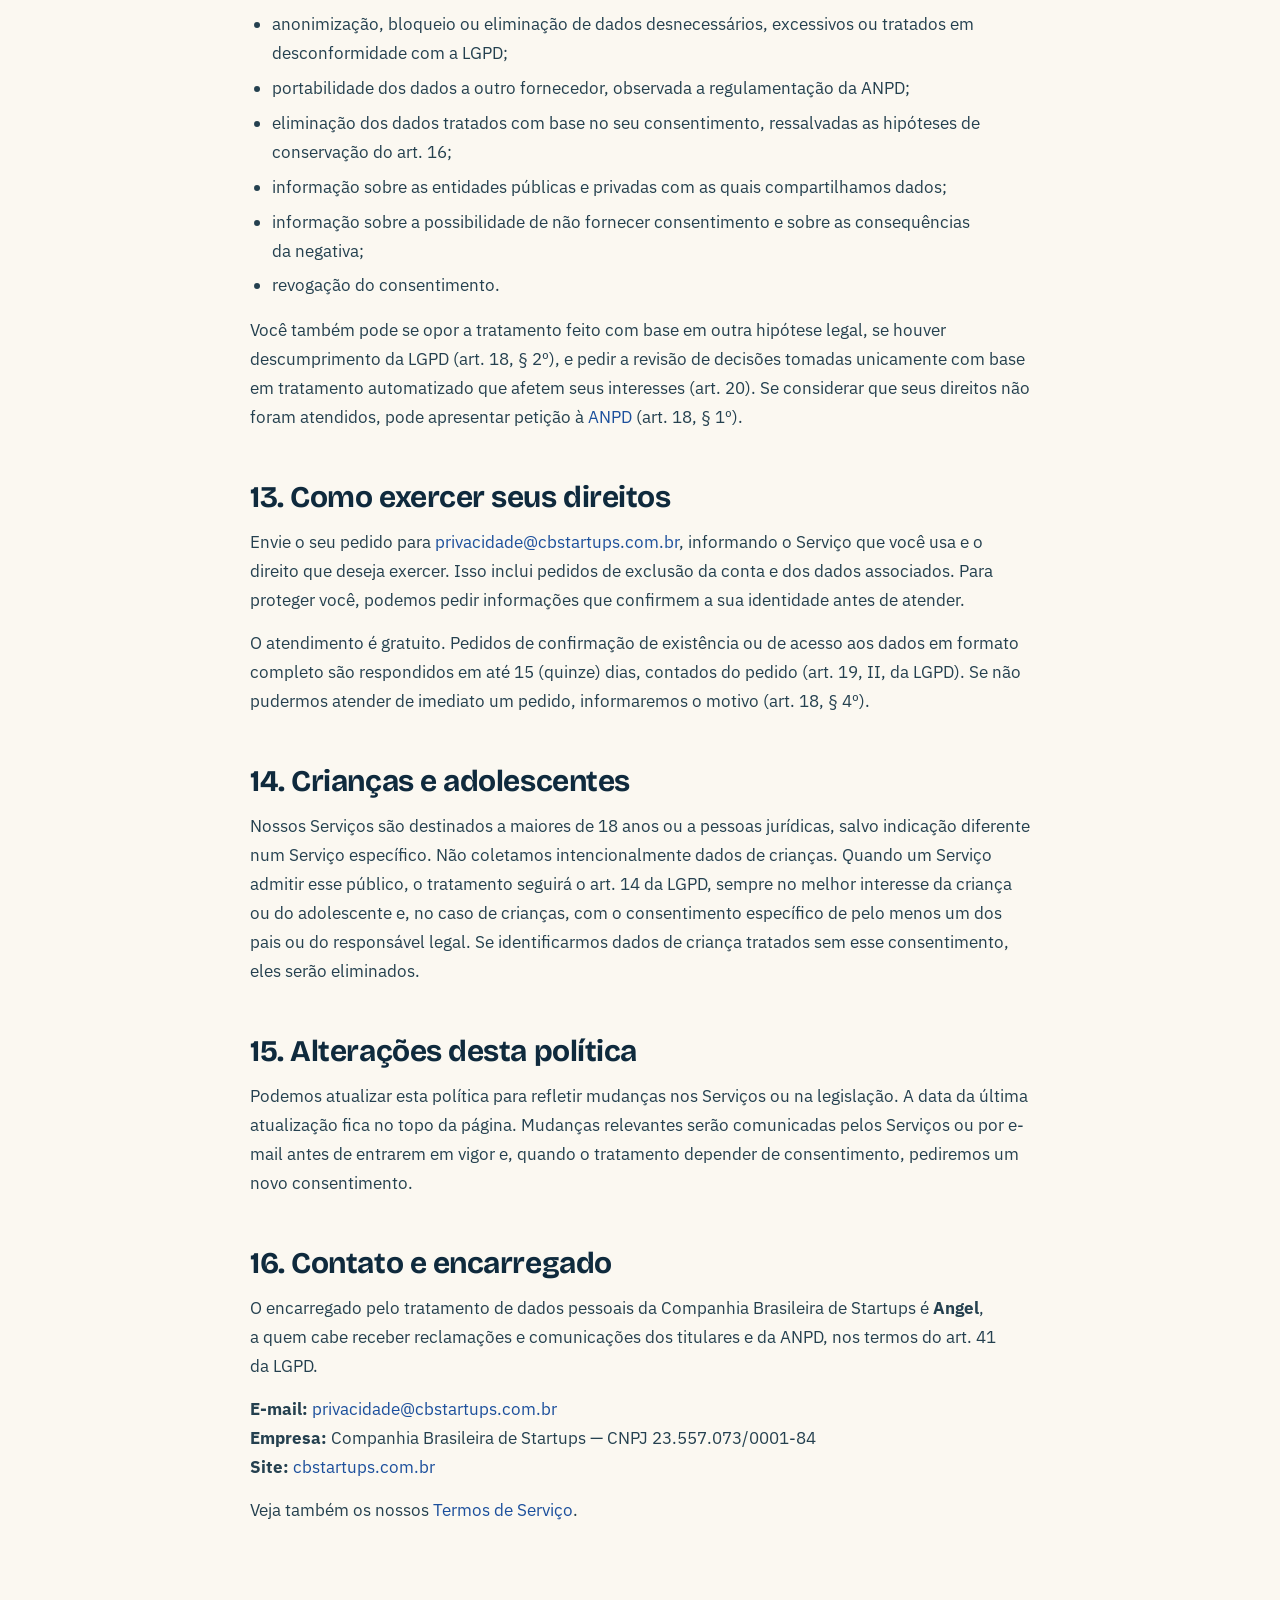
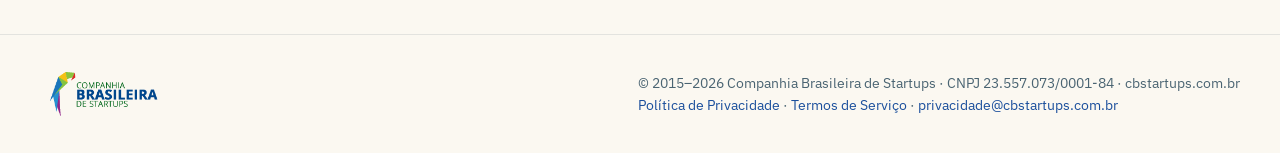
<file: privacidade/index.html>
<!DOCTYPE html>
<html lang="pt-BR">
<head>
<meta charset="utf-8">
<meta name="viewport" content="width=device-width, initial-scale=1">
<title>Política de Privacidade — Companhia Brasileira de Startups</title>
<meta name="description" content="Como a Companhia Brasileira de Startups coleta, usa, compartilha e protege dados pessoais em seus sites, plataformas e aplicativos, conforme a LGPD.">
<meta name="robots" content="index, follow">
<link rel="canonical" href="https://cbstartups.com.br/privacidade/">
<link rel="alternate" hreflang="pt-BR" href="https://cbstartups.com.br/privacidade/">
<link rel="alternate" hreflang="en" href="https://cbstartups.com.br/en/privacy/">
<link rel="alternate" hreflang="es" href="https://cbstartups.com.br/es/privacidad/">
<link rel="alternate" hreflang="x-default" href="https://cbstartups.com.br/privacidade/">
<meta property="og:type" content="website">
<meta property="og:site_name" content="Companhia Brasileira de Startups">
<meta property="og:title" content="Política de Privacidade — Companhia Brasileira de Startups">
<meta property="og:url" content="https://cbstartups.com.br/privacidade/">
<meta property="og:image" content="https://cbstartups.com.br/assets/logo-cbstartups.png">
<meta property="og:locale" content="pt_BR">
<link rel="icon" href="../assets/logo-cbstartups.png">
<link rel="preconnect" href="https://fonts.googleapis.com">
<link rel="preconnect" href="https://fonts.gstatic.com" crossorigin="">
<link href="https://fonts.googleapis.com/css2?family=Bricolage+Grotesque:opsz,wght@12..96,500;12..96,700;12..96,800&amp;family=IBM+Plex+Sans:wght@400;500;600&amp;family=IBM+Plex+Mono:wght@500&amp;display=swap" rel="stylesheet">
<link rel="stylesheet" href="../assets/legal.css">
</head>
<body>

<header class="site-header">
  <div class="site-header-inner">
    <a href="../" aria-label="Companhia Brasileira de Startups — início"><img src="../assets/logo-cbstartups.png" alt="Companhia Brasileira de Startups" width="155" height="55"></a>
    <div class="header-actions">
      <a href="../" class="back-link">← Voltar ao site</a>
      <div role="group" aria-label="Idioma" class="lang-switch">
        <a href="./" hreflang="pt-BR" aria-current="page">PT</a>
        <a href="../en/privacy/" hreflang="en">EN</a>
        <a href="../es/privacidad/" hreflang="es">ES</a>
      </div>
    </div>
  </div>
</header>

<main class="legal">
  <p class="eyebrow">Documento legal</p>
  <h1>Política de Privacidade</h1>
  <p class="lead">Esta política explica quais dados pessoais a Companhia Brasileira de Startups trata, por que trata, com quem compartilha, por quanto tempo guarda e como você exerce os seus direitos. Ela vale para todos os nossos sites, plataformas, aplicativos e integrações.</p>

  <div class="meta">
    <strong>Controladora:</strong> Companhia Brasileira de Startups — CNPJ 23.557.073/0001-84<br>
    <strong>Encarregado pelo tratamento de dados (DPO):</strong> Angel<br>
    <strong>Contato de privacidade:</strong> <a href="mailto:privacidade@cbstartups.com.br">privacidade@cbstartups.com.br</a><br>
    <strong>Vigência:</strong> 22 de novembro de 2026 · <strong>Última atualização:</strong> 22 de novembro de 2026
  </div>

  <nav class="toc" aria-labelledby="toc-title">
    <h2 id="toc-title">Nesta página</h2>
    <ol>
      <li><a href="#quem-somos">Quem somos</a></li>
      <li><a href="#abrangencia">A quem esta política se aplica</a></li>
      <li><a href="#dados-coletados">Dados que tratamos</a></li>
      <li><a href="#finalidades">Para que usamos os dados</a></li>
      <li><a href="#bases-legais">Bases legais</a></li>
      <li><a href="#dados-google">Dados de usuário do Google</a></li>
      <li><a href="#compartilhamento">Compartilhamento</a></li>
      <li><a href="#transferencia-internacional">Transferência internacional</a></li>
      <li><a href="#retencao">Por quanto tempo guardamos</a></li>
      <li><a href="#seguranca">Segurança</a></li>
      <li><a href="#cookies">Cookies e tecnologias semelhantes</a></li>
      <li><a href="#direitos">Seus direitos</a></li>
      <li><a href="#como-exercer">Como exercer seus direitos</a></li>
      <li><a href="#criancas">Crianças e adolescentes</a></li>
      <li><a href="#alteracoes">Alterações desta política</a></li>
      <li><a href="#contato">Contato e encarregado</a></li>
    </ol>
  </nav>

  <section id="quem-somos">
    <h2>1. Quem somos</h2>
    <p>A Companhia Brasileira de Startups (“CBStartups”, “nós”), inscrita no CNPJ sob o nº 23.557.073/0001-84, é uma venture builder brasileira que cria e opera produtos digitais. Para os fins da Lei Geral de Proteção de Dados Pessoais (<a href="https://www.planalto.gov.br/ccivil_03/_ato2015-2018/2018/lei/l13709.htm" target="_blank" rel="noopener">Lei nº 13.709/2018 — LGPD</a>), somos a <strong>controladora</strong> dos dados pessoais tratados nos nossos produtos, salvo quando outra empresa for expressamente indicada como controladora num serviço específico.</p>
  </section>

  <section id="abrangencia">
    <h2>2. A quem esta política se aplica</h2>
    <p>Esta política se aplica a quem visita nossos sites, cria conta ou usa nossas plataformas, aplicativos (inclusive os distribuídos pelo Google Play e integrados a serviços do Google), APIs e canais de atendimento (“Serviços”).</p>
    <p>Alguns Serviços podem ter avisos de privacidade complementares, com detalhes próprios. Nesses casos, o aviso complementar e esta política valem em conjunto; havendo conflito, prevalece o que for mais protetivo para você.</p>
    <p>Quando um cliente empresarial usa os nossos Serviços para tratar dados de terceiros (por exemplo, os clientes dele), esse cliente é o controlador desses dados e nós atuamos como <strong>operadora</strong>, seguindo as instruções dele, nos termos do art. 39 da LGPD.</p>
  </section>

  <section id="dados-coletados">
    <h2>3. Dados que tratamos</h2>
    <p>Tratamos apenas os dados necessários para cada Serviço. Conforme o Serviço que você usa, eles podem incluir:</p>
    <div class="table-wrap">
      <table>
        <thead><tr><th scope="col">Categoria</th><th scope="col">Exemplos</th><th scope="col">Origem</th></tr></thead>
        <tbody>
          <tr><td>Cadastro e identificação</td><td>Nome, e-mail, telefone, senha (armazenada de forma cifrada), CPF ou CNPJ quando exigidos pelo Serviço ou por lei</td><td>Você</td></tr>
          <tr><td>Dados de conta de terceiros</td><td>Nome, e-mail e foto de perfil de contas Google ou de outros provedores que você conectar, e os demais dados que você autorizar na tela de consentimento</td><td>Provedor conectado, com a sua autorização</td></tr>
          <tr><td>Conteúdo enviado</td><td>Arquivos, mensagens, cadastros e demais informações que você insere nos Serviços</td><td>Você</td></tr>
          <tr><td>Contratação e pagamento</td><td>Plano contratado, histórico de cobranças, dados de faturamento. Dados de cartão são tratados diretamente pelo intermediador de pagamento</td><td>Você e intermediadores de pagamento</td></tr>
          <tr><td>Registros de acesso e uso</td><td>Endereço IP, data e hora de acesso, páginas e funções usadas, identificadores de sessão</td><td>Coletados automaticamente</td></tr>
          <tr><td>Dispositivo</td><td>Modelo, sistema operacional, versão do aplicativo, idioma, identificadores técnicos e, quando você permitir, localização</td><td>Coletados automaticamente ou com a sua permissão</td></tr>
          <tr><td>Atendimento</td><td>Mensagens trocadas por e-mail, WhatsApp ou formulários</td><td>Você</td></tr>
        </tbody>
      </table>
    </div>
    <p>Não pedimos dados pessoais sensíveis (art. 5º, II, da LGPD), como saúde, biometria, religião ou opinião política, salvo quando indispensáveis a um Serviço específico, com aviso prévio e base legal própria.</p>
  </section>

  <section id="finalidades">
    <h2>4. Para que usamos os dados</h2>
    <ul>
      <li>Criar e manter a sua conta, autenticar o acesso e prestar os Serviços que você solicitou;</li>
      <li>Executar contratos, emitir cobranças e documentos fiscais;</li>
      <li>Prestar suporte e responder solicitações;</li>
      <li>Enviar comunicações operacionais, como avisos de segurança, mudanças nos Serviços e confirmações;</li>
      <li>Enviar comunicações de marketing, quando você consentir ou quando houver legítimo interesse, sempre com opção de descadastro;</li>
      <li>Prevenir fraudes, abusos e incidentes de segurança;</li>
      <li>Medir o uso e melhorar os Serviços, preferencialmente com dados agregados ou anonimizados;</li>
      <li>Cumprir obrigações legais e regulatórias e exercer direitos em processos judiciais, administrativos ou arbitrais.</li>
    </ul>
    <p>Não vendemos dados pessoais.</p>
  </section>

  <section id="bases-legais">
    <h2>5. Bases legais</h2>
    <p>Cada tratamento se apoia numa das hipóteses do art. 7º da LGPD:</p>
    <ul>
      <li><strong>Execução de contrato</strong> (art. 7º, V): cadastro, prestação dos Serviços, cobrança e suporte;</li>
      <li><strong>Cumprimento de obrigação legal ou regulatória</strong> (art. 7º, II): guarda de registros de acesso, obrigações fiscais e contábeis;</li>
      <li><strong>Exercício regular de direitos</strong> (art. 7º, VI): defesa em processos;</li>
      <li><strong>Legítimo interesse</strong> (art. 7º, IX, e art. 10): segurança, prevenção a fraudes, melhoria dos Serviços e comunicações relacionadas ao que você já usa, sempre respeitando seus direitos e expectativas;</li>
      <li><strong>Consentimento</strong> (art. 7º, I): acesso a dados de contas conectadas, como as do Google, localização do dispositivo, cookies não essenciais e marketing quando exigido. Você pode revogar o consentimento a qualquer momento (art. 8º, § 5º).</li>
    </ul>
  </section>

  <section id="dados-google">
    <h2>6. Dados de usuário do Google</h2>
    <p>Alguns Serviços permitem entrar com a conta Google ou conectar serviços do Google. Nesses casos:</p>
    <ul>
      <li><strong>O que acessamos:</strong> apenas os dados dos escopos exibidos na tela de consentimento do Google no momento da autorização, como nome, e-mail e foto de perfil, e outros dados somente quando necessários à função que você pediu;</li>
      <li><strong>Como usamos:</strong> exclusivamente para autenticar você e oferecer ou melhorar as funções visíveis ao usuário dentro do Serviço que solicitou o acesso;</li>
      <li><strong>Compartilhamento:</strong> não vendemos nem transferimos esses dados a terceiros, exceto quando necessário para prestar ou melhorar essas funções, para cumprir a lei ou como parte de fusão, aquisição ou venda de ativos, com aviso a você;</li>
      <li><strong>Publicidade:</strong> não usamos esses dados para exibir anúncios, inclusive anúncios personalizados ou de redirecionamento;</li>
      <li><strong>Leitura humana:</strong> ninguém da nossa equipe lê esses dados, exceto com a sua autorização expressa, para fins de segurança (como investigar abuso), para cumprir a lei, ou quando forem agregados e anonimizados para operações internas;</li>
      <li><strong>Modelos de aprendizado de máquina:</strong> não usamos esses dados para desenvolver, aprimorar ou treinar modelos generalizados de inteligência artificial ou de aprendizado de máquina;</li>
      <li><strong>Armazenamento e exclusão:</strong> guardamos esses dados com as medidas da seção <a href="#seguranca">Segurança</a> e apenas pelo tempo necessário à função. Você pode revogar o acesso a qualquer momento em <a href="https://myaccount.google.com/permissions" target="_blank" rel="noopener">myaccount.google.com/permissions</a> e pedir a exclusão dos dados pelo e-mail <a href="mailto:privacidade@cbstartups.com.br">privacidade@cbstartups.com.br</a>.</li>
    </ul>
    <div class="callout">
      <p>O uso e a transferência, para qualquer outro aplicativo, das informações recebidas das APIs do Google seguem a <a href="https://developers.google.com/terms/api-services-user-data-policy" target="_blank" rel="noopener">Política de Dados do Usuário dos Serviços de API do Google</a> (Google API Services User Data Policy), inclusive os requisitos de Uso Limitado (Limited Use).</p>
    </div>
  </section>

  <section id="compartilhamento">
    <h2>7. Compartilhamento</h2>
    <p>Compartilhamos dados pessoais apenas quando necessário e com as pessoas e empresas abaixo:</p>
    <ul>
      <li><strong>Fornecedores que atuam como operadores:</strong> hospedagem e infraestrutura em nuvem, armazenamento, envio de e-mails e mensagens, atendimento, análise de uso e meios de pagamento. Eles só podem usar os dados para nos prestar o serviço contratado;</li>
      <li><strong>Provedores que você conecta:</strong> como o Google, conforme as permissões que você der;</li>
      <li><strong>Empresas do mesmo grupo e sucessores:</strong> em caso de reorganização societária, fusão, aquisição ou venda de ativos, mantidas as proteções desta política;</li>
      <li><strong>Autoridades:</strong> quando houver obrigação legal ou ordem judicial. Registros de acesso só são fornecidos mediante ordem judicial, nos termos dos arts. 10 e 22 do <a href="https://www.planalto.gov.br/ccivil_03/_ato2011-2014/2014/lei/l12965.htm" target="_blank" rel="noopener">Marco Civil da Internet (Lei nº 12.965/2014)</a>.</li>
    </ul>
  </section>

  <section id="transferencia-internacional">
    <h2>8. Transferência internacional</h2>
    <p>Alguns fornecedores de infraestrutura e serviços em nuvem podem armazenar ou processar dados fora do Brasil. Essas transferências só ocorrem nas hipóteses do art. 33 da LGPD, como o uso de cláusulas contratuais padrão, a países com nível adequado de proteção ou quando necessárias à execução do contrato com você, e com fornecedores que adotam medidas de segurança compatíveis com esta política.</p>
  </section>

  <section id="retencao">
    <h2>9. Por quanto tempo guardamos</h2>
    <p>Guardamos os dados apenas pelo tempo necessário às finalidades desta política, e os eliminamos ou anonimizamos ao fim do tratamento (art. 15 e art. 16 da LGPD). Em regra:</p>
    <ul>
      <li><strong>Dados de conta e conteúdo:</strong> enquanto a conta estiver ativa. Após o encerramento ou pedido de exclusão, são eliminados em prazo razoável, ressalvados os casos abaixo;</li>
      <li><strong>Registros de acesso a aplicações:</strong> por 6 (seis) meses, em ambiente controlado e seguro, como exige o art. 15 do Marco Civil da Internet, ou por prazo maior quando requerido por autoridade;</li>
      <li><strong>Dados fiscais, contábeis e de contratação:</strong> pelos prazos exigidos pela legislação aplicável;</li>
      <li><strong>Dados necessários à defesa de direitos:</strong> enquanto durar o prazo para propor ou responder a ações.</li>
    </ul>
    <p>A conservação nesses casos é autorizada pelo art. 16, I, da LGPD (cumprimento de obrigação legal ou regulatória) e, para a defesa de direitos, pelo art. 7º, VI (exercício regular de direitos em processo judicial, administrativo ou arbitral).</p>
  </section>

  <section id="seguranca">
    <h2>10. Segurança</h2>
    <p>Adotamos medidas técnicas e administrativas para proteger os dados contra acessos não autorizados, perda, alteração ou divulgação indevida (art. 46 da LGPD), entre elas:</p>
    <ul>
      <li>criptografia em trânsito (HTTPS/TLS) e senhas armazenadas com hash;</li>
      <li>controle de acesso por necessidade, com credenciais individuais e autenticação reforçada para a equipe;</li>
      <li>registro de acessos a sistemas internos e monitoramento de incidentes;</li>
      <li>cópias de segurança e fornecedores de infraestrutura com padrões reconhecidos de segurança.</li>
    </ul>
    <p>Nenhum sistema é totalmente imune a falhas. Se ocorrer um incidente de segurança que possa causar risco ou dano relevante, comunicaremos a Autoridade Nacional de Proteção de Dados (ANPD) e os titulares afetados, conforme o art. 48 da LGPD.</p>
  </section>

  <section id="cookies">
    <h2>11. Cookies e tecnologias semelhantes</h2>
    <p>Cookies são pequenos arquivos guardados no seu navegador. Usamos:</p>
    <ul>
      <li><strong>Essenciais:</strong> mantêm a sessão, a segurança e as preferências básicas. Sem eles, os Serviços não funcionam;</li>
      <li><strong>De desempenho e análise:</strong> medem o uso para melhorar os Serviços, quando presentes;</li>
      <li><strong>De terceiros:</strong> recursos incorporados, como as fontes tipográficas servidas pelo Google Fonts neste site, que recebem o seu endereço IP para entregar o conteúdo.</li>
    </ul>
    <p>Você pode bloquear ou apagar cookies nas configurações do navegador. Bloquear cookies essenciais pode impedir partes dos Serviços de funcionar.</p>
  </section>

  <section id="direitos">
    <h2>12. Seus direitos</h2>
    <p>Como titular, você tem direito a obter de nós, a qualquer momento e mediante requisição (art. 18 da LGPD):</p>
    <ul>
      <li>confirmação da existência de tratamento;</li>
      <li>acesso aos dados;</li>
      <li>correção de dados incompletos, inexatos ou desatualizados;</li>
      <li>anonimização, bloqueio ou eliminação de dados desnecessários, excessivos ou tratados em desconformidade com a LGPD;</li>
      <li>portabilidade dos dados a outro fornecedor, observada a regulamentação da ANPD;</li>
      <li>eliminação dos dados tratados com base no seu consentimento, ressalvadas as hipóteses de conservação do art. 16;</li>
      <li>informação sobre as entidades públicas e privadas com as quais compartilhamos dados;</li>
      <li>informação sobre a possibilidade de não fornecer consentimento e sobre as consequências da negativa;</li>
      <li>revogação do consentimento.</li>
    </ul>
    <p>Você também pode se opor a tratamento feito com base em outra hipótese legal, se houver descumprimento da LGPD (art. 18, § 2º), e pedir a revisão de decisões tomadas unicamente com base em tratamento automatizado que afetem seus interesses (art. 20). Se considerar que seus direitos não foram atendidos, pode apresentar petição à <a href="https://www.gov.br/anpd/" target="_blank" rel="noopener">ANPD</a> (art. 18, § 1º).</p>
  </section>

  <section id="como-exercer">
    <h2>13. Como exercer seus direitos</h2>
    <p>Envie o seu pedido para <a href="mailto:privacidade@cbstartups.com.br">privacidade@cbstartups.com.br</a>, informando o Serviço que você usa e o direito que deseja exercer. Isso inclui pedidos de exclusão da conta e dos dados associados. Para proteger você, podemos pedir informações que confirmem a sua identidade antes de atender.</p>
    <p>O atendimento é gratuito. Pedidos de confirmação de existência ou de acesso aos dados em formato completo são respondidos em até 15 (quinze) dias, contados do pedido (art. 19, II, da LGPD). Se não pudermos atender de imediato um pedido, informaremos o motivo (art. 18, § 4º).</p>
  </section>

  <section id="criancas">
    <h2>14. Crianças e adolescentes</h2>
    <p>Nossos Serviços são destinados a maiores de 18 anos ou a pessoas jurídicas, salvo indicação diferente num Serviço específico. Não coletamos intencionalmente dados de crianças. Quando um Serviço admitir esse público, o tratamento seguirá o art. 14 da LGPD, sempre no melhor interesse da criança ou do adolescente e, no caso de crianças, com o consentimento específico de pelo menos um dos pais ou do responsável legal. Se identificarmos dados de criança tratados sem esse consentimento, eles serão eliminados.</p>
  </section>

  <section id="alteracoes">
    <h2>15. Alterações desta política</h2>
    <p>Podemos atualizar esta política para refletir mudanças nos Serviços ou na legislação. A data da última atualização fica no topo da página. Mudanças relevantes serão comunicadas pelos Serviços ou por e-mail antes de entrarem em vigor e, quando o tratamento depender de consentimento, pediremos um novo consentimento.</p>
  </section>

  <section id="contato">
    <h2>16. Contato e encarregado</h2>
    <p>O encarregado pelo tratamento de dados pessoais da Companhia Brasileira de Startups é <strong>Angel</strong>, a quem cabe receber reclamações e comunicações dos titulares e da ANPD, nos termos do art. 41 da LGPD.</p>
    <p><strong>E-mail:</strong> <a href="mailto:privacidade@cbstartups.com.br">privacidade@cbstartups.com.br</a><br>
    <strong>Empresa:</strong> Companhia Brasileira de Startups — CNPJ 23.557.073/0001-84<br>
    <strong>Site:</strong> <a href="https://cbstartups.com.br/">cbstartups.com.br</a></p>
    <p>Veja também os nossos <a href="../termos/">Termos de Serviço</a>.</p>
  </section>
</main>

<footer class="site-footer">
  <div class="site-footer-inner">
    <img src="../assets/logo-cbstartups.png" alt="Companhia Brasileira de Startups" width="130" height="46">
    <address>
      <span>© 2015–2026 Companhia Brasileira de Startups · CNPJ 23.557.073/0001-84 · cbstartups.com.br</span>
      <span><a href="./" aria-current="page">Política de Privacidade</a> · <a href="../termos/">Termos de Serviço</a> · <a href="mailto:privacidade@cbstartups.com.br">privacidade@cbstartups.com.br</a></span>
    </address>
  </div>
</footer>

</body>
</html>
</file>
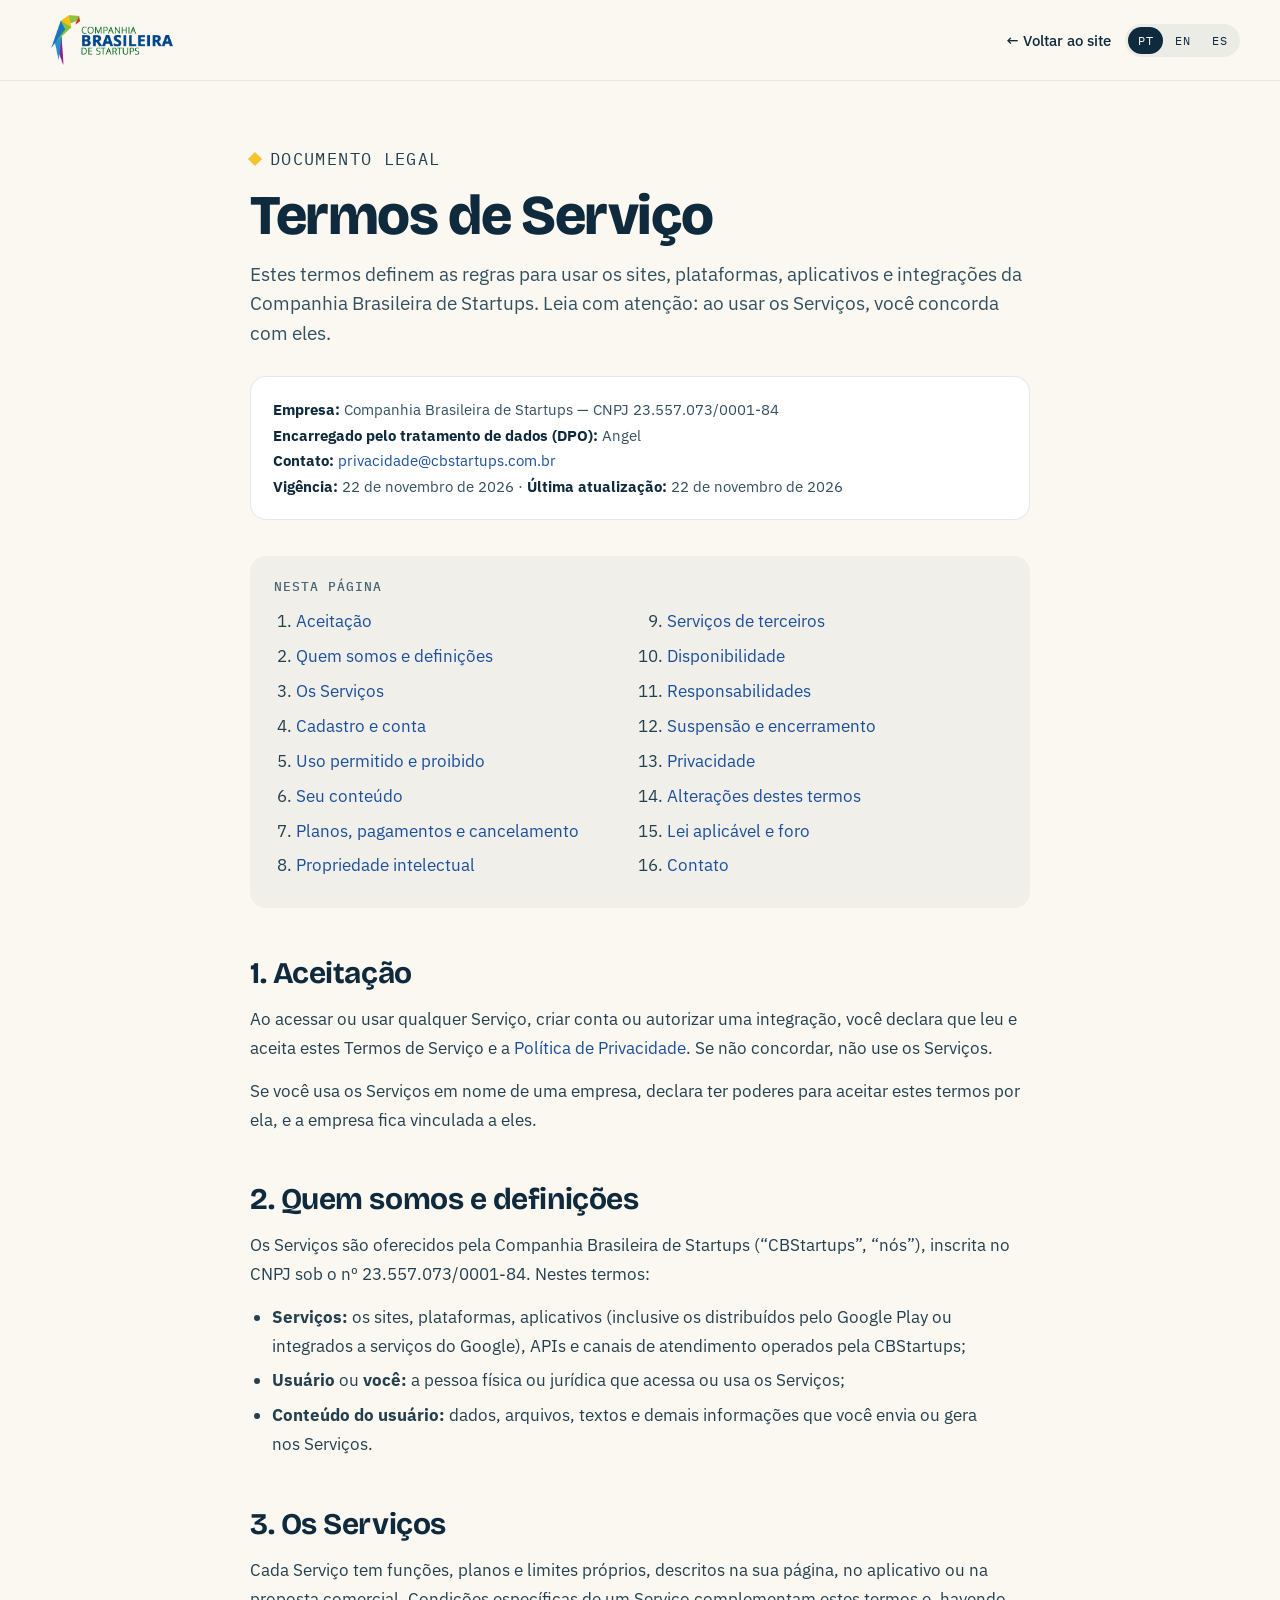
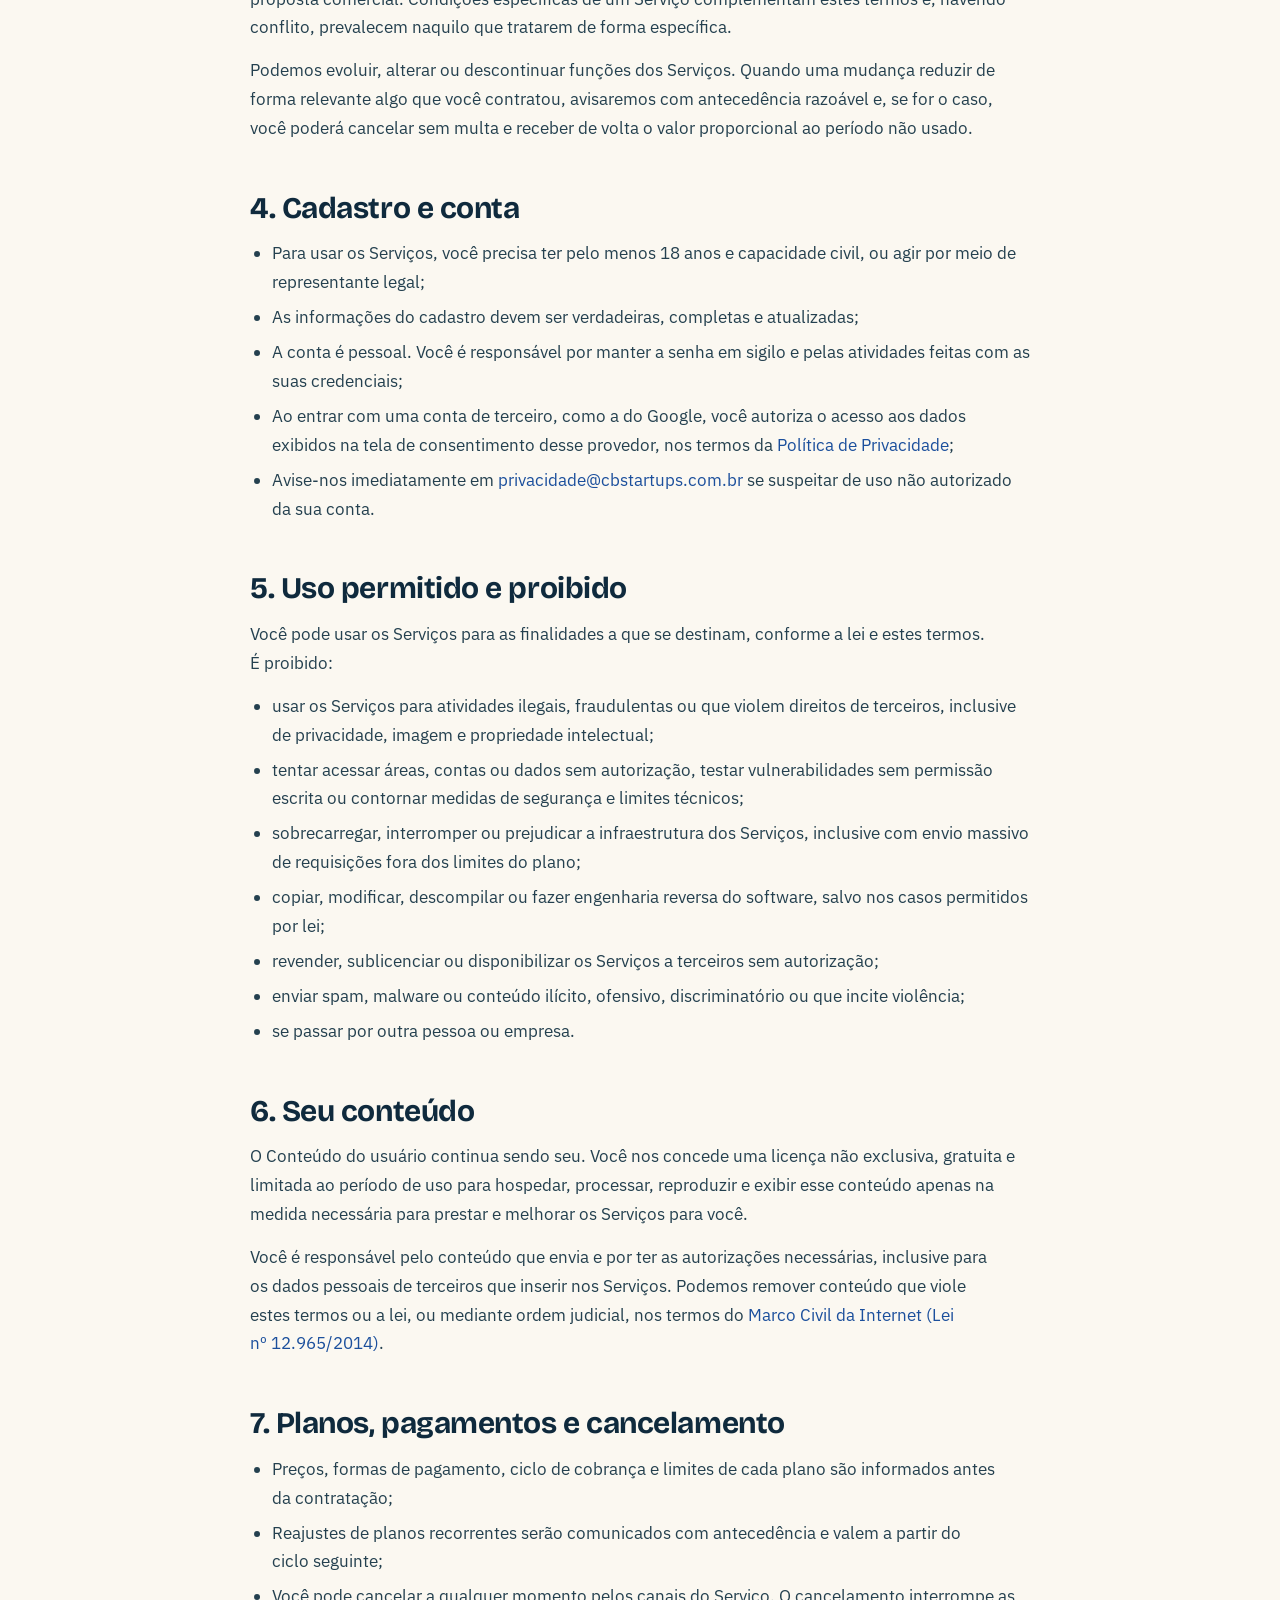
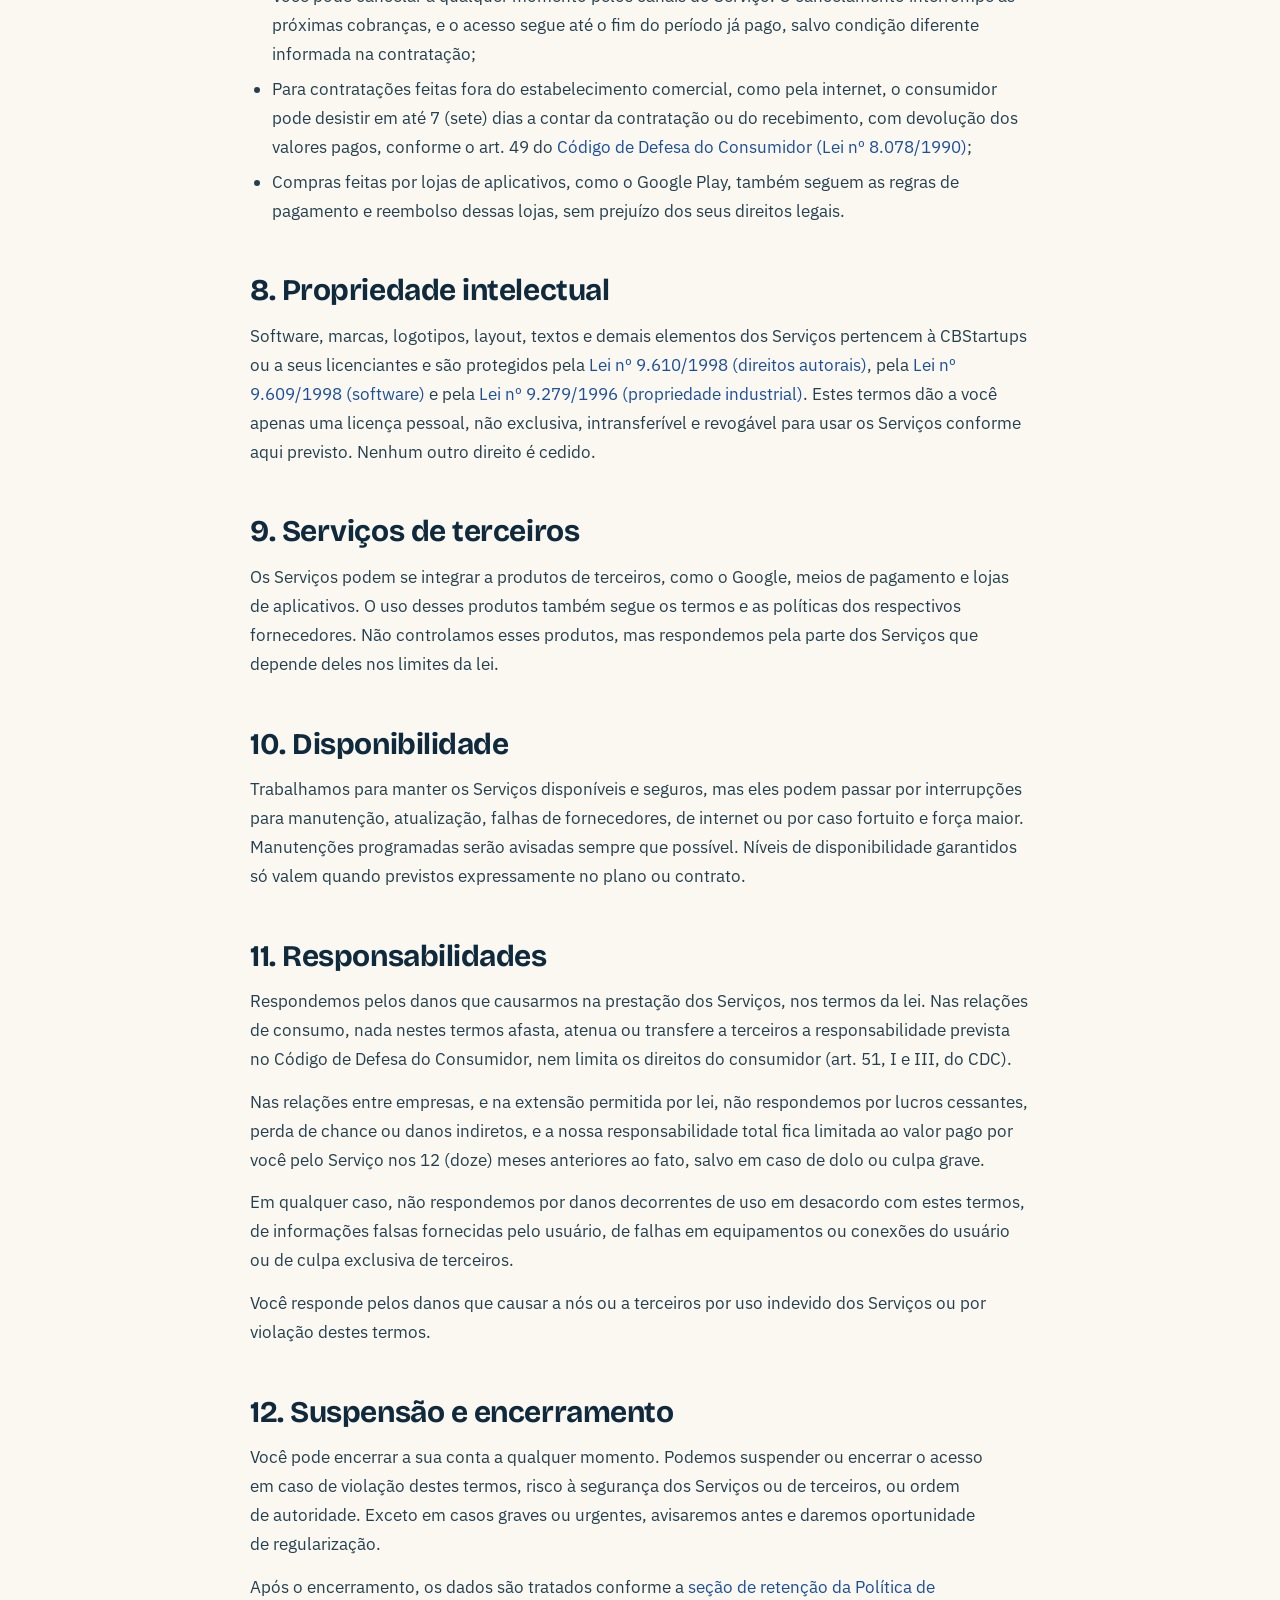
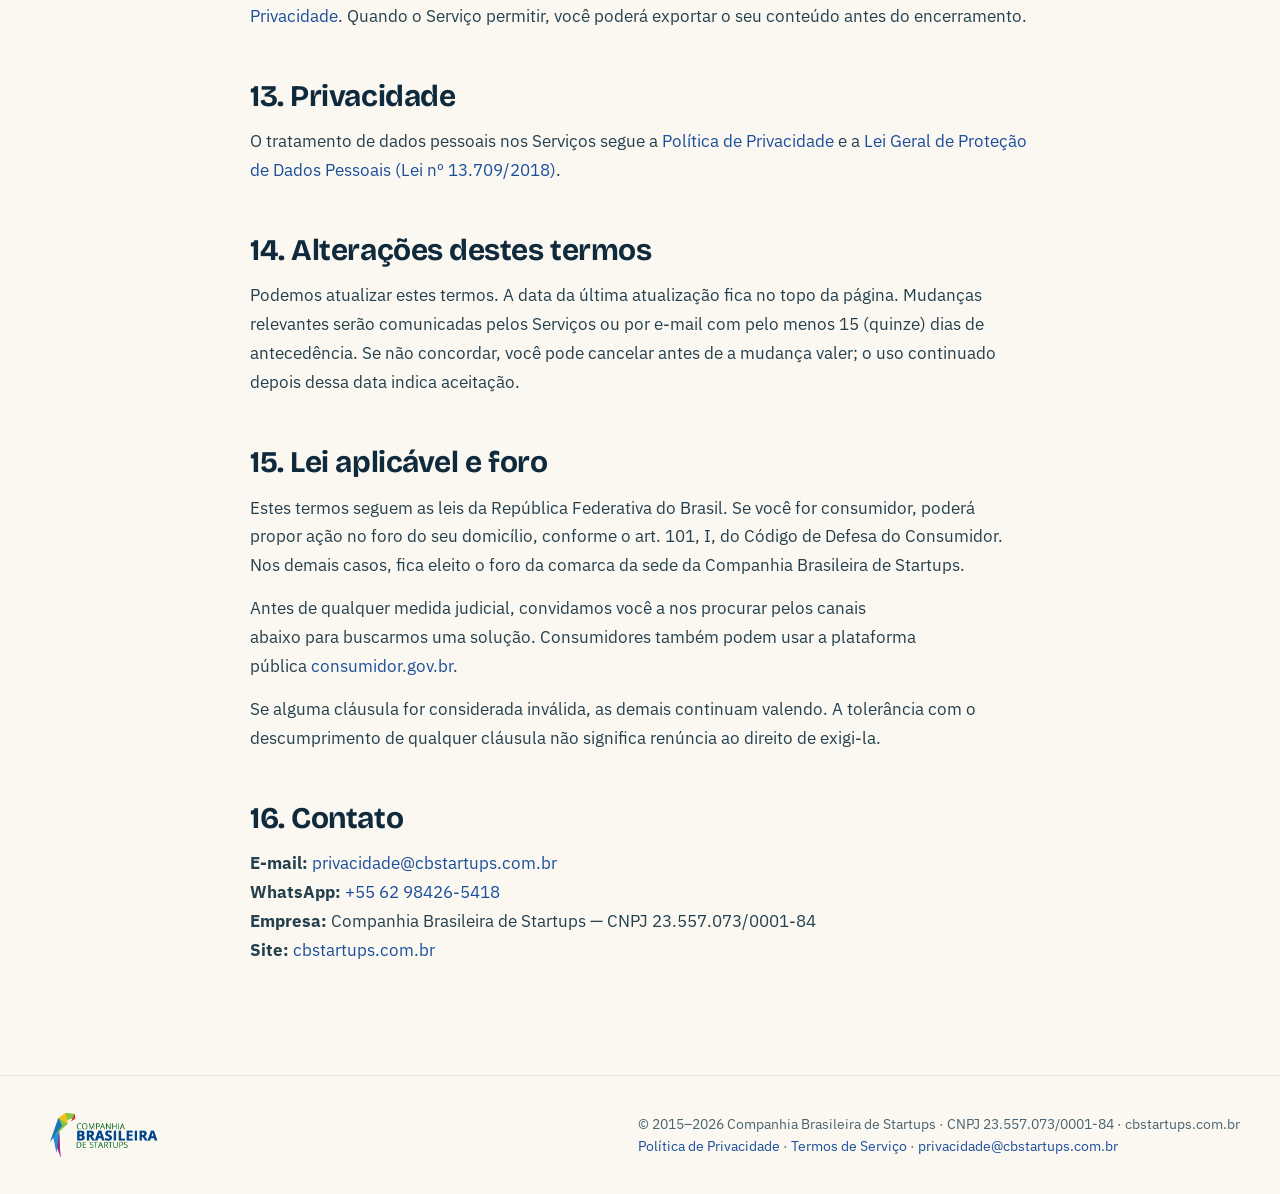
<file: termos/index.html>
<!DOCTYPE html>
<html lang="pt-BR">
<head>
<meta charset="utf-8">
<meta name="viewport" content="width=device-width, initial-scale=1">
<title>Termos de Serviço — Companhia Brasileira de Startups</title>
<meta name="description" content="Regras de uso dos sites, plataformas e aplicativos da Companhia Brasileira de Startups: conta, uso permitido, propriedade intelectual, responsabilidades e foro.">
<meta name="robots" content="index, follow">
<link rel="canonical" href="https://cbstartups.com.br/termos/">
<link rel="alternate" hreflang="pt-BR" href="https://cbstartups.com.br/termos/">
<link rel="alternate" hreflang="en" href="https://cbstartups.com.br/en/terms/">
<link rel="alternate" hreflang="es" href="https://cbstartups.com.br/es/terminos/">
<link rel="alternate" hreflang="x-default" href="https://cbstartups.com.br/termos/">
<meta property="og:type" content="website">
<meta property="og:site_name" content="Companhia Brasileira de Startups">
<meta property="og:title" content="Termos de Serviço — Companhia Brasileira de Startups">
<meta property="og:url" content="https://cbstartups.com.br/termos/">
<meta property="og:image" content="https://cbstartups.com.br/assets/logo-cbstartups.png">
<meta property="og:locale" content="pt_BR">
<link rel="icon" href="../assets/logo-cbstartups.png">
<link rel="preconnect" href="https://fonts.googleapis.com">
<link rel="preconnect" href="https://fonts.gstatic.com" crossorigin="">
<link href="https://fonts.googleapis.com/css2?family=Bricolage+Grotesque:opsz,wght@12..96,500;12..96,700;12..96,800&amp;family=IBM+Plex+Sans:wght@400;500;600&amp;family=IBM+Plex+Mono:wght@500&amp;display=swap" rel="stylesheet">
<link rel="stylesheet" href="../assets/legal.css">
</head>
<body>

<header class="site-header">
  <div class="site-header-inner">
    <a href="../" aria-label="Companhia Brasileira de Startups — início"><img src="../assets/logo-cbstartups.png" alt="Companhia Brasileira de Startups" width="155" height="55"></a>
    <div class="header-actions">
      <a href="../" class="back-link">← Voltar ao site</a>
      <div role="group" aria-label="Idioma" class="lang-switch">
        <a href="./" hreflang="pt-BR" aria-current="page">PT</a>
        <a href="../en/terms/" hreflang="en">EN</a>
        <a href="../es/terminos/" hreflang="es">ES</a>
      </div>
    </div>
  </div>
</header>

<main class="legal">
  <p class="eyebrow">Documento legal</p>
  <h1>Termos de Serviço</h1>
  <p class="lead">Estes termos definem as regras para usar os sites, plataformas, aplicativos e integrações da Companhia Brasileira de Startups. Leia com atenção: ao usar os Serviços, você concorda com eles.</p>

  <div class="meta">
    <strong>Empresa:</strong> Companhia Brasileira de Startups — CNPJ 23.557.073/0001-84<br>
    <strong>Encarregado pelo tratamento de dados (DPO):</strong> Angel<br>
    <strong>Contato:</strong> <a href="mailto:privacidade@cbstartups.com.br">privacidade@cbstartups.com.br</a><br>
    <strong>Vigência:</strong> 22 de novembro de 2026 · <strong>Última atualização:</strong> 22 de novembro de 2026
  </div>

  <nav class="toc" aria-labelledby="toc-title">
    <h2 id="toc-title">Nesta página</h2>
    <ol>
      <li><a href="#aceitacao">Aceitação</a></li>
      <li><a href="#definicoes">Quem somos e definições</a></li>
      <li><a href="#servicos">Os Serviços</a></li>
      <li><a href="#conta">Cadastro e conta</a></li>
      <li><a href="#uso-permitido">Uso permitido e proibido</a></li>
      <li><a href="#conteudo">Seu conteúdo</a></li>
      <li><a href="#planos">Planos, pagamentos e cancelamento</a></li>
      <li><a href="#propriedade-intelectual">Propriedade intelectual</a></li>
      <li><a href="#terceiros">Serviços de terceiros</a></li>
      <li><a href="#disponibilidade">Disponibilidade</a></li>
      <li><a href="#responsabilidade">Responsabilidades</a></li>
      <li><a href="#suspensao">Suspensão e encerramento</a></li>
      <li><a href="#privacidade">Privacidade</a></li>
      <li><a href="#alteracoes">Alterações destes termos</a></li>
      <li><a href="#lei-foro">Lei aplicável e foro</a></li>
      <li><a href="#contato">Contato</a></li>
    </ol>
  </nav>

  <section id="aceitacao">
    <h2>1. Aceitação</h2>
    <p>Ao acessar ou usar qualquer Serviço, criar conta ou autorizar uma integração, você declara que leu e aceita estes Termos de Serviço e a <a href="../privacidade/">Política de Privacidade</a>. Se não concordar, não use os Serviços.</p>
    <p>Se você usa os Serviços em nome de uma empresa, declara ter poderes para aceitar estes termos por ela, e a empresa fica vinculada a eles.</p>
  </section>

  <section id="definicoes">
    <h2>2. Quem somos e definições</h2>
    <p>Os Serviços são oferecidos pela Companhia Brasileira de Startups (“CBStartups”, “nós”), inscrita no CNPJ sob o nº 23.557.073/0001-84. Nestes termos:</p>
    <ul>
      <li><strong>Serviços:</strong> os sites, plataformas, aplicativos (inclusive os distribuídos pelo Google Play ou integrados a serviços do Google), APIs e canais de atendimento operados pela CBStartups;</li>
      <li><strong>Usuário</strong> ou <strong>você:</strong> a pessoa física ou jurídica que acessa ou usa os Serviços;</li>
      <li><strong>Conteúdo do usuário:</strong> dados, arquivos, textos e demais informações que você envia ou gera nos Serviços.</li>
    </ul>
  </section>

  <section id="servicos">
    <h2>3. Os Serviços</h2>
    <p>Cada Serviço tem funções, planos e limites próprios, descritos na sua página, no aplicativo ou na proposta comercial. Condições específicas de um Serviço complementam estes termos e, havendo conflito, prevalecem naquilo que tratarem de forma específica.</p>
    <p>Podemos evoluir, alterar ou descontinuar funções dos Serviços. Quando uma mudança reduzir de forma relevante algo que você contratou, avisaremos com antecedência razoável e, se for o caso, você poderá cancelar sem multa e receber de volta o valor proporcional ao período não usado.</p>
  </section>

  <section id="conta">
    <h2>4. Cadastro e conta</h2>
    <ul>
      <li>Para usar os Serviços, você precisa ter pelo menos 18 anos e capacidade civil, ou agir por meio de representante legal;</li>
      <li>As informações do cadastro devem ser verdadeiras, completas e atualizadas;</li>
      <li>A conta é pessoal. Você é responsável por manter a senha em sigilo e pelas atividades feitas com as suas credenciais;</li>
      <li>Ao entrar com uma conta de terceiro, como a do Google, você autoriza o acesso aos dados exibidos na tela de consentimento desse provedor, nos termos da <a href="../privacidade/#dados-google">Política de Privacidade</a>;</li>
      <li>Avise-nos imediatamente em <a href="mailto:privacidade@cbstartups.com.br">privacidade@cbstartups.com.br</a> se suspeitar de uso não autorizado da sua conta.</li>
    </ul>
  </section>

  <section id="uso-permitido">
    <h2>5. Uso permitido e proibido</h2>
    <p>Você pode usar os Serviços para as finalidades a que se destinam, conforme a lei e estes termos. É proibido:</p>
    <ul>
      <li>usar os Serviços para atividades ilegais, fraudulentas ou que violem direitos de terceiros, inclusive de privacidade, imagem e propriedade intelectual;</li>
      <li>tentar acessar áreas, contas ou dados sem autorização, testar vulnerabilidades sem permissão escrita ou contornar medidas de segurança e limites técnicos;</li>
      <li>sobrecarregar, interromper ou prejudicar a infraestrutura dos Serviços, inclusive com envio massivo de requisições fora dos limites do plano;</li>
      <li>copiar, modificar, descompilar ou fazer engenharia reversa do software, salvo nos casos permitidos por lei;</li>
      <li>revender, sublicenciar ou disponibilizar os Serviços a terceiros sem autorização;</li>
      <li>enviar spam, malware ou conteúdo ilícito, ofensivo, discriminatório ou que incite violência;</li>
      <li>se passar por outra pessoa ou empresa.</li>
    </ul>
  </section>

  <section id="conteudo">
    <h2>6. Seu conteúdo</h2>
    <p>O Conteúdo do usuário continua sendo seu. Você nos concede uma licença não exclusiva, gratuita e limitada ao período de uso para hospedar, processar, reproduzir e exibir esse conteúdo apenas na medida necessária para prestar e melhorar os Serviços para você.</p>
    <p>Você é responsável pelo conteúdo que envia e por ter as autorizações necessárias, inclusive para os dados pessoais de terceiros que inserir nos Serviços. Podemos remover conteúdo que viole estes termos ou a lei, ou mediante ordem judicial, nos termos do <a href="https://www.planalto.gov.br/ccivil_03/_ato2011-2014/2014/lei/l12965.htm" target="_blank" rel="noopener">Marco Civil da Internet (Lei nº 12.965/2014)</a>.</p>
  </section>

  <section id="planos">
    <h2>7. Planos, pagamentos e cancelamento</h2>
    <ul>
      <li>Preços, formas de pagamento, ciclo de cobrança e limites de cada plano são informados antes da contratação;</li>
      <li>Reajustes de planos recorrentes serão comunicados com antecedência e valem a partir do ciclo seguinte;</li>
      <li>Você pode cancelar a qualquer momento pelos canais do Serviço. O cancelamento interrompe as próximas cobranças, e o acesso segue até o fim do período já pago, salvo condição diferente informada na contratação;</li>
      <li>Para contratações feitas fora do estabelecimento comercial, como pela internet, o consumidor pode desistir em até 7 (sete) dias a contar da contratação ou do recebimento, com devolução dos valores pagos, conforme o art. 49 do <a href="https://www.planalto.gov.br/ccivil_03/leis/l8078compilado.htm" target="_blank" rel="noopener">Código de Defesa do Consumidor (Lei nº 8.078/1990)</a>;</li>
      <li>Compras feitas por lojas de aplicativos, como o Google Play, também seguem as regras de pagamento e reembolso dessas lojas, sem prejuízo dos seus direitos legais.</li>
    </ul>
  </section>

  <section id="propriedade-intelectual">
    <h2>8. Propriedade intelectual</h2>
    <p>Software, marcas, logotipos, layout, textos e demais elementos dos Serviços pertencem à CBStartups ou a seus licenciantes e são protegidos pela <a href="https://www.planalto.gov.br/ccivil_03/leis/l9610.htm" target="_blank" rel="noopener">Lei nº 9.610/1998 (direitos autorais)</a>, pela <a href="https://www.planalto.gov.br/ccivil_03/leis/l9609.htm" target="_blank" rel="noopener">Lei nº 9.609/1998 (software)</a> e pela <a href="https://www.planalto.gov.br/ccivil_03/leis/l9279.htm" target="_blank" rel="noopener">Lei nº 9.279/1996 (propriedade industrial)</a>. Estes termos dão a você apenas uma licença pessoal, não exclusiva, intransferível e revogável para usar os Serviços conforme aqui previsto. Nenhum outro direito é cedido.</p>
  </section>

  <section id="terceiros">
    <h2>9. Serviços de terceiros</h2>
    <p>Os Serviços podem se integrar a produtos de terceiros, como o Google, meios de pagamento e lojas de aplicativos. O uso desses produtos também segue os termos e as políticas dos respectivos fornecedores. Não controlamos esses produtos, mas respondemos pela parte dos Serviços que depende deles nos limites da lei.</p>
  </section>

  <section id="disponibilidade">
    <h2>10. Disponibilidade</h2>
    <p>Trabalhamos para manter os Serviços disponíveis e seguros, mas eles podem passar por interrupções para manutenção, atualização, falhas de fornecedores, de internet ou por caso fortuito e força maior. Manutenções programadas serão avisadas sempre que possível. Níveis de disponibilidade garantidos só valem quando previstos expressamente no plano ou contrato.</p>
  </section>

  <section id="responsabilidade">
    <h2>11. Responsabilidades</h2>
    <p>Respondemos pelos danos que causarmos na prestação dos Serviços, nos termos da lei. Nas relações de consumo, nada nestes termos afasta, atenua ou transfere a terceiros a responsabilidade prevista no Código de Defesa do Consumidor, nem limita os direitos do consumidor (art. 51, I e III, do CDC).</p>
    <p>Nas relações entre empresas, e na extensão permitida por lei, não respondemos por lucros cessantes, perda de chance ou danos indiretos, e a nossa responsabilidade total fica limitada ao valor pago por você pelo Serviço nos 12 (doze) meses anteriores ao fato, salvo em caso de dolo ou culpa grave.</p>
    <p>Em qualquer caso, não respondemos por danos decorrentes de uso em desacordo com estes termos, de informações falsas fornecidas pelo usuário, de falhas em equipamentos ou conexões do usuário ou de culpa exclusiva de terceiros.</p>
    <p>Você responde pelos danos que causar a nós ou a terceiros por uso indevido dos Serviços ou por violação destes termos.</p>
  </section>

  <section id="suspensao">
    <h2>12. Suspensão e encerramento</h2>
    <p>Você pode encerrar a sua conta a qualquer momento. Podemos suspender ou encerrar o acesso em caso de violação destes termos, risco à segurança dos Serviços ou de terceiros, ou ordem de autoridade. Exceto em casos graves ou urgentes, avisaremos antes e daremos oportunidade de regularização.</p>
    <p>Após o encerramento, os dados são tratados conforme a <a href="../privacidade/#retencao">seção de retenção da Política de Privacidade</a>. Quando o Serviço permitir, você poderá exportar o seu conteúdo antes do encerramento.</p>
  </section>

  <section id="privacidade">
    <h2>13. Privacidade</h2>
    <p>O tratamento de dados pessoais nos Serviços segue a <a href="../privacidade/">Política de Privacidade</a> e a <a href="https://www.planalto.gov.br/ccivil_03/_ato2015-2018/2018/lei/l13709.htm" target="_blank" rel="noopener">Lei Geral de Proteção de Dados Pessoais (Lei nº 13.709/2018)</a>.</p>
  </section>

  <section id="alteracoes">
    <h2>14. Alterações destes termos</h2>
    <p>Podemos atualizar estes termos. A data da última atualização fica no topo da página. Mudanças relevantes serão comunicadas pelos Serviços ou por e-mail com pelo menos 15 (quinze) dias de antecedência. Se não concordar, você pode cancelar antes de a mudança valer; o uso continuado depois dessa data indica aceitação.</p>
  </section>

  <section id="lei-foro">
    <h2>15. Lei aplicável e foro</h2>
    <p>Estes termos seguem as leis da República Federativa do Brasil. Se você for consumidor, poderá propor ação no foro do seu domicílio, conforme o art. 101, I, do Código de Defesa do Consumidor. Nos demais casos, fica eleito o foro da comarca da sede da Companhia Brasileira de Startups.</p>
    <p>Antes de qualquer medida judicial, convidamos você a nos procurar pelos canais abaixo para buscarmos uma solução. Consumidores também podem usar a plataforma pública <a href="https://www.consumidor.gov.br/" target="_blank" rel="noopener">consumidor.gov.br</a>.</p>
    <p>Se alguma cláusula for considerada inválida, as demais continuam valendo. A tolerância com o descumprimento de qualquer cláusula não significa renúncia ao direito de exigi-la.</p>
  </section>

  <section id="contato">
    <h2>16. Contato</h2>
    <p><strong>E-mail:</strong> <a href="mailto:privacidade@cbstartups.com.br">privacidade@cbstartups.com.br</a><br>
    <strong>WhatsApp:</strong> <a href="https://wa.me/5562984265418" target="_blank" rel="noopener">+55 62 98426-5418</a><br>
    <strong>Empresa:</strong> Companhia Brasileira de Startups — CNPJ 23.557.073/0001-84<br>
    <strong>Site:</strong> <a href="https://cbstartups.com.br/">cbstartups.com.br</a></p>
  </section>
</main>

<footer class="site-footer">
  <div class="site-footer-inner">
    <img src="../assets/logo-cbstartups.png" alt="Companhia Brasileira de Startups" width="130" height="46">
    <address>
      <span>© 2015–2026 Companhia Brasileira de Startups · CNPJ 23.557.073/0001-84 · cbstartups.com.br</span>
      <span><a href="../privacidade/">Política de Privacidade</a> · <a href="./" aria-current="page">Termos de Serviço</a> · <a href="mailto:privacidade@cbstartups.com.br">privacidade@cbstartups.com.br</a></span>
    </address>
  </div>
</footer>

</body>
</html>
</file>
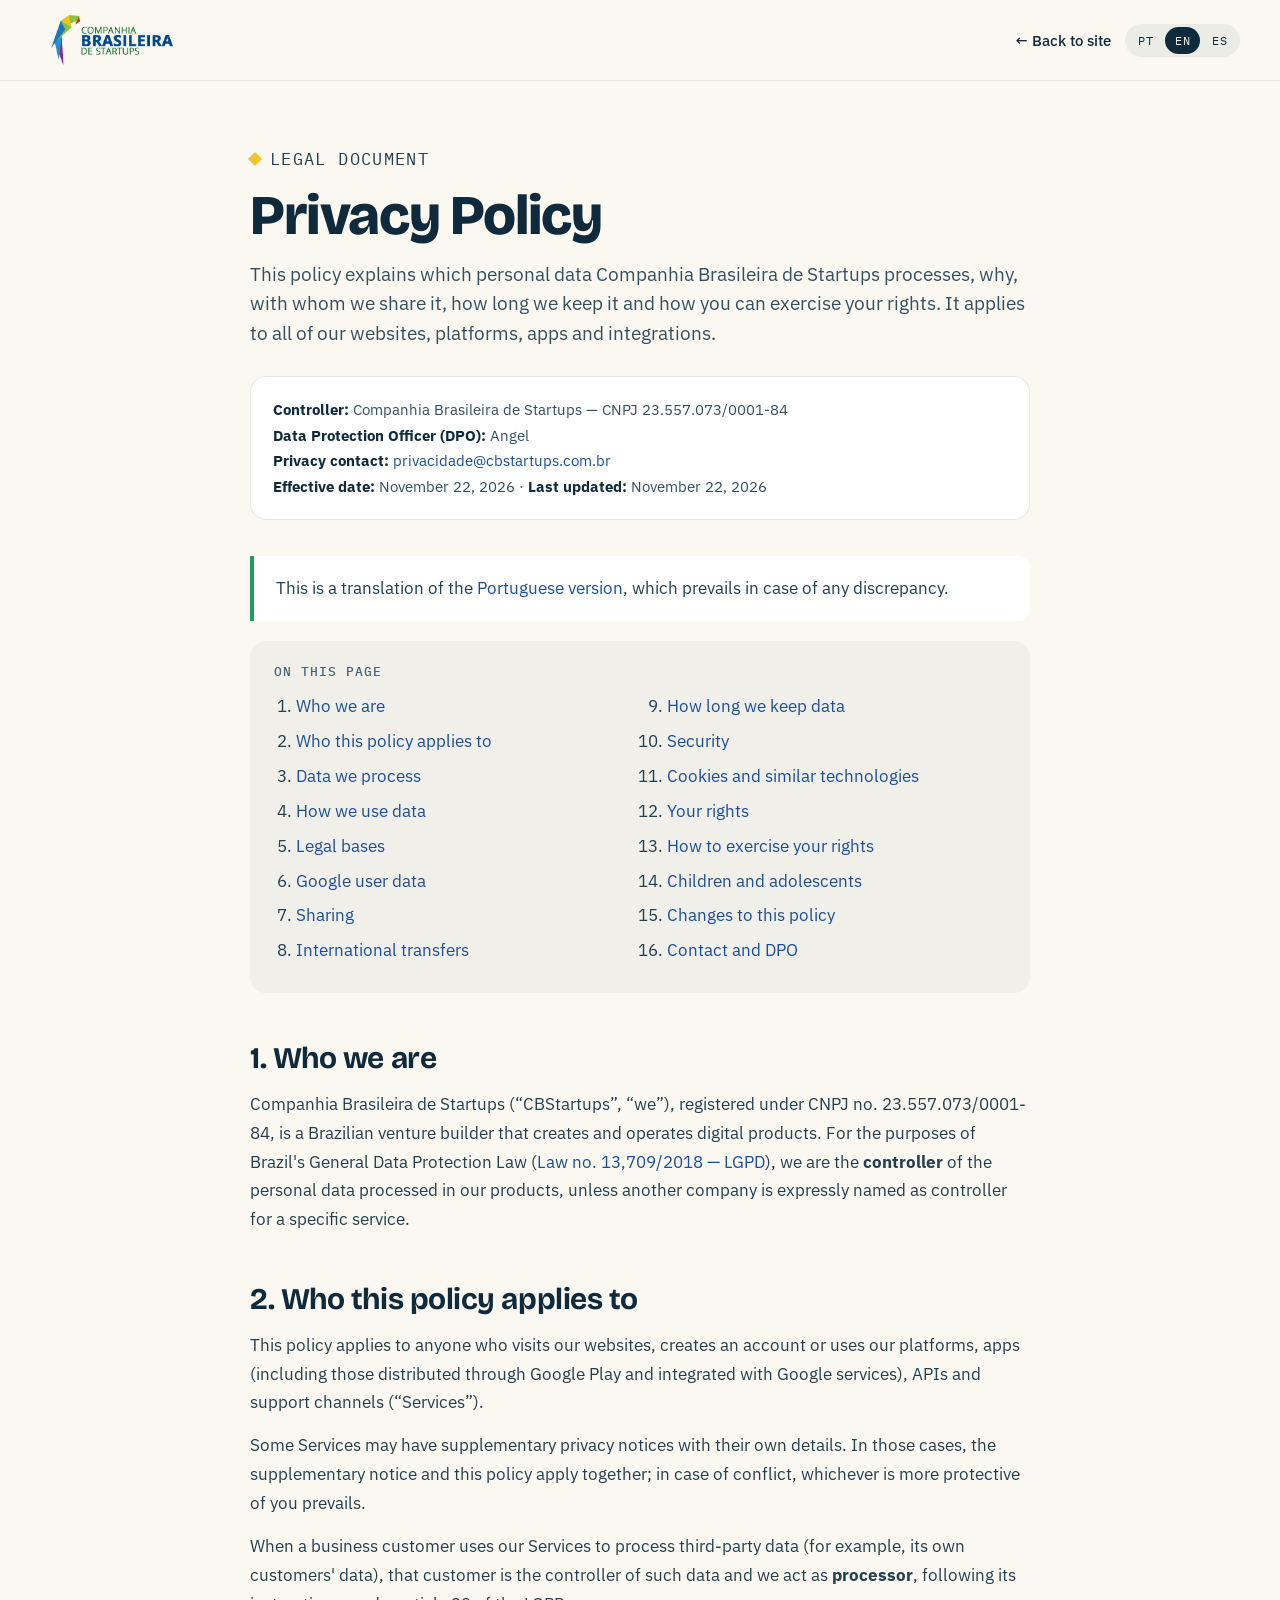
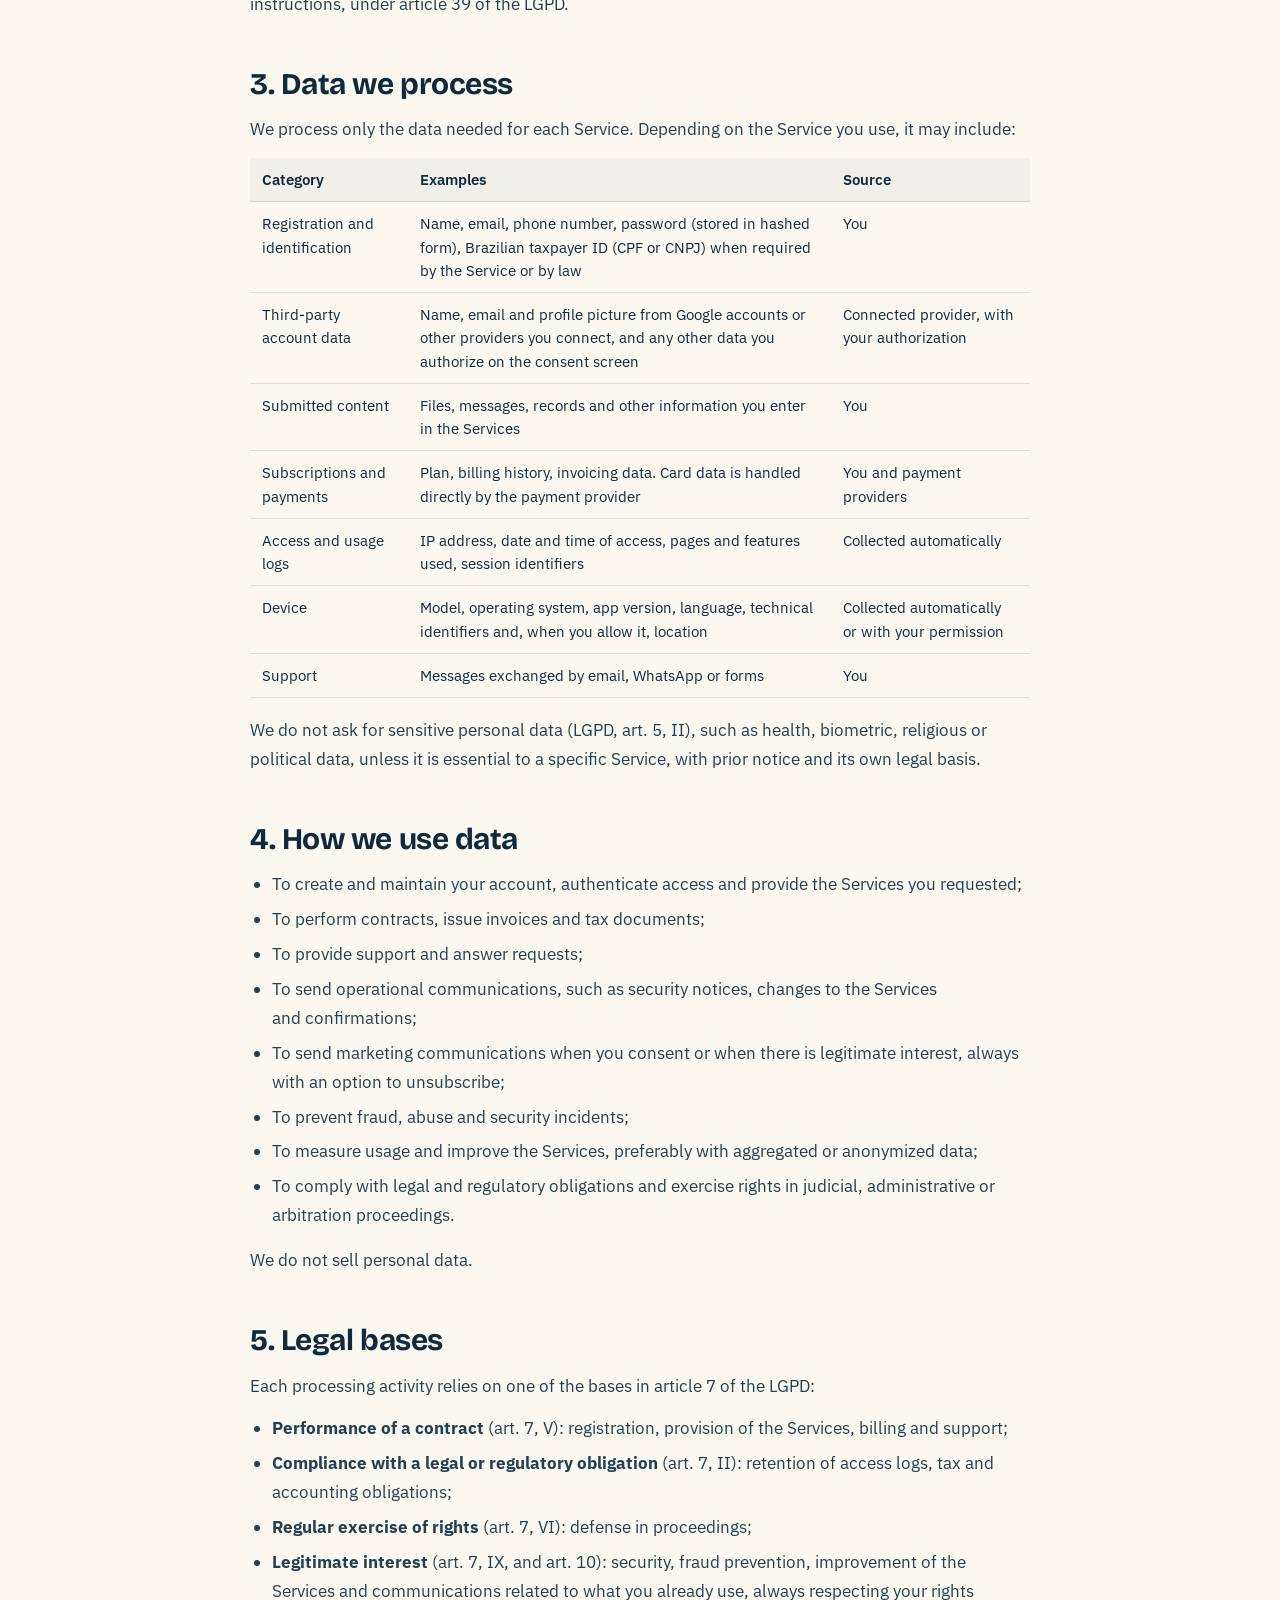
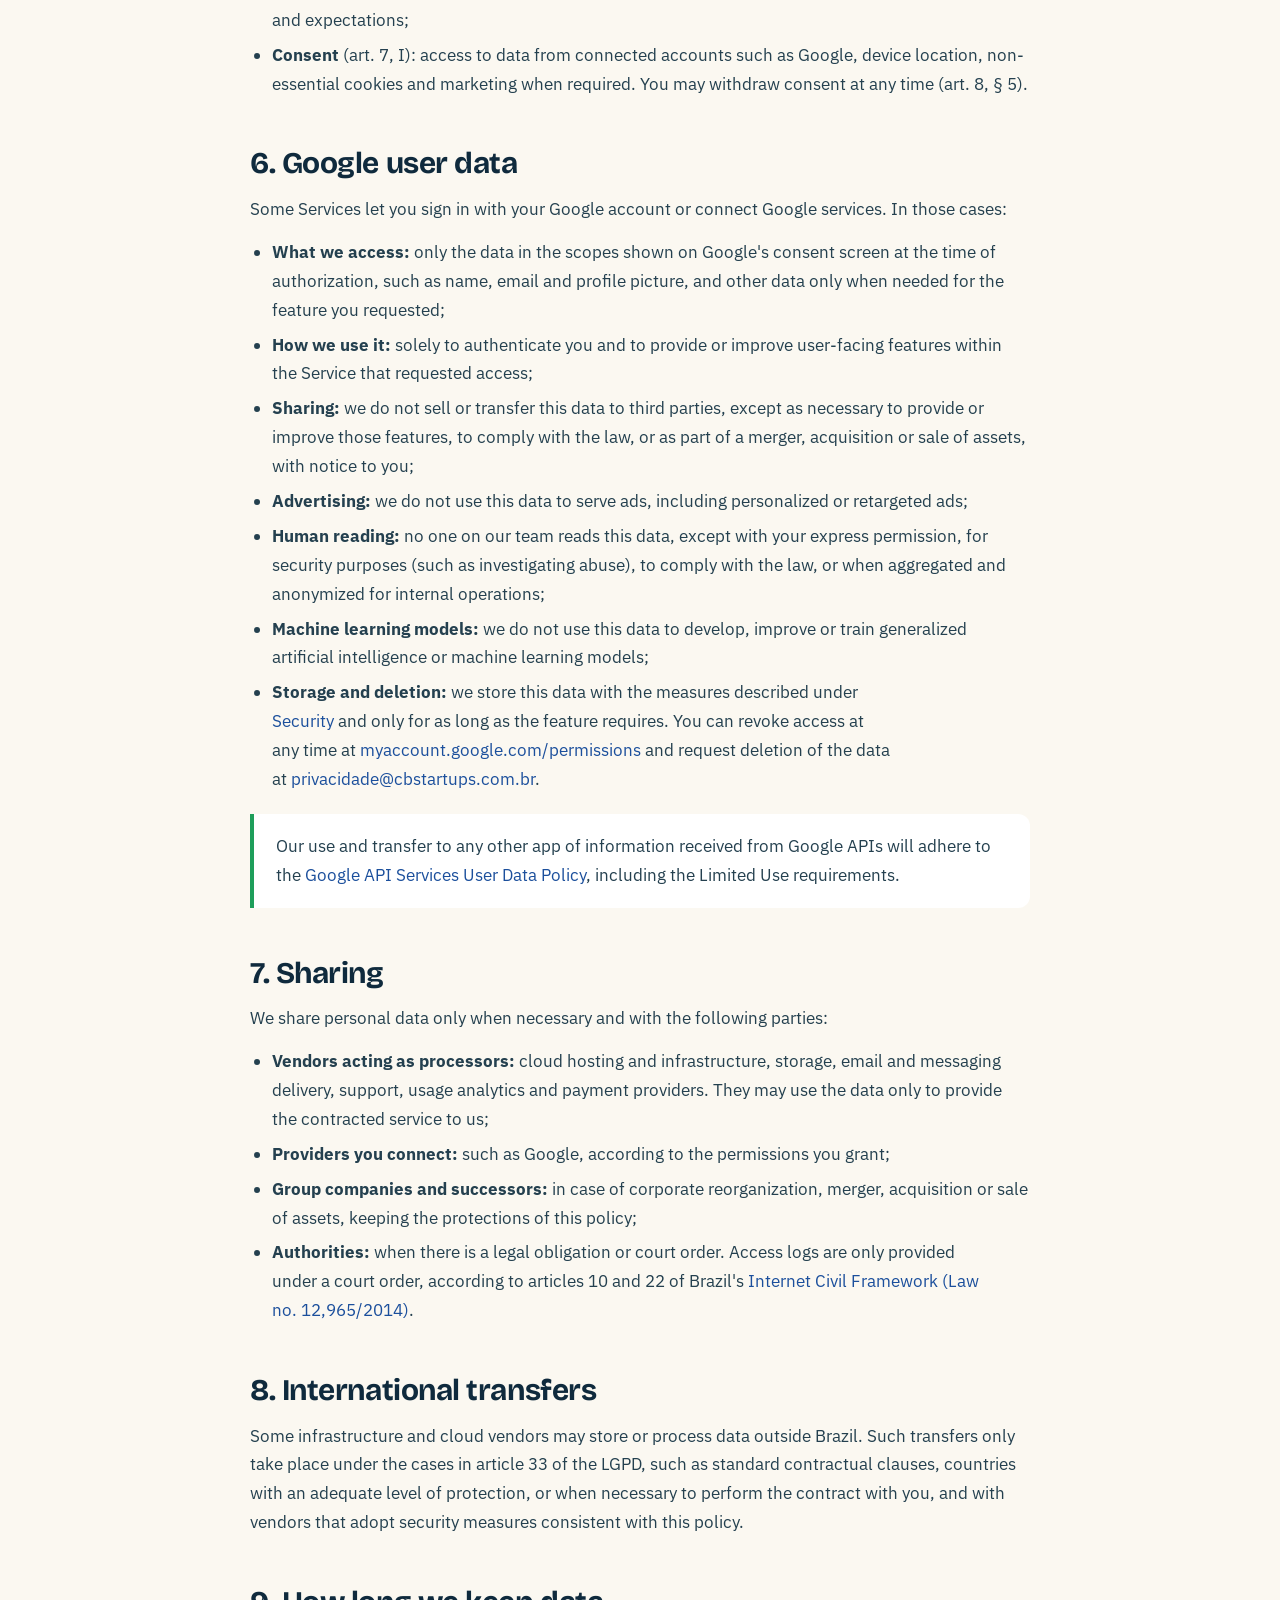
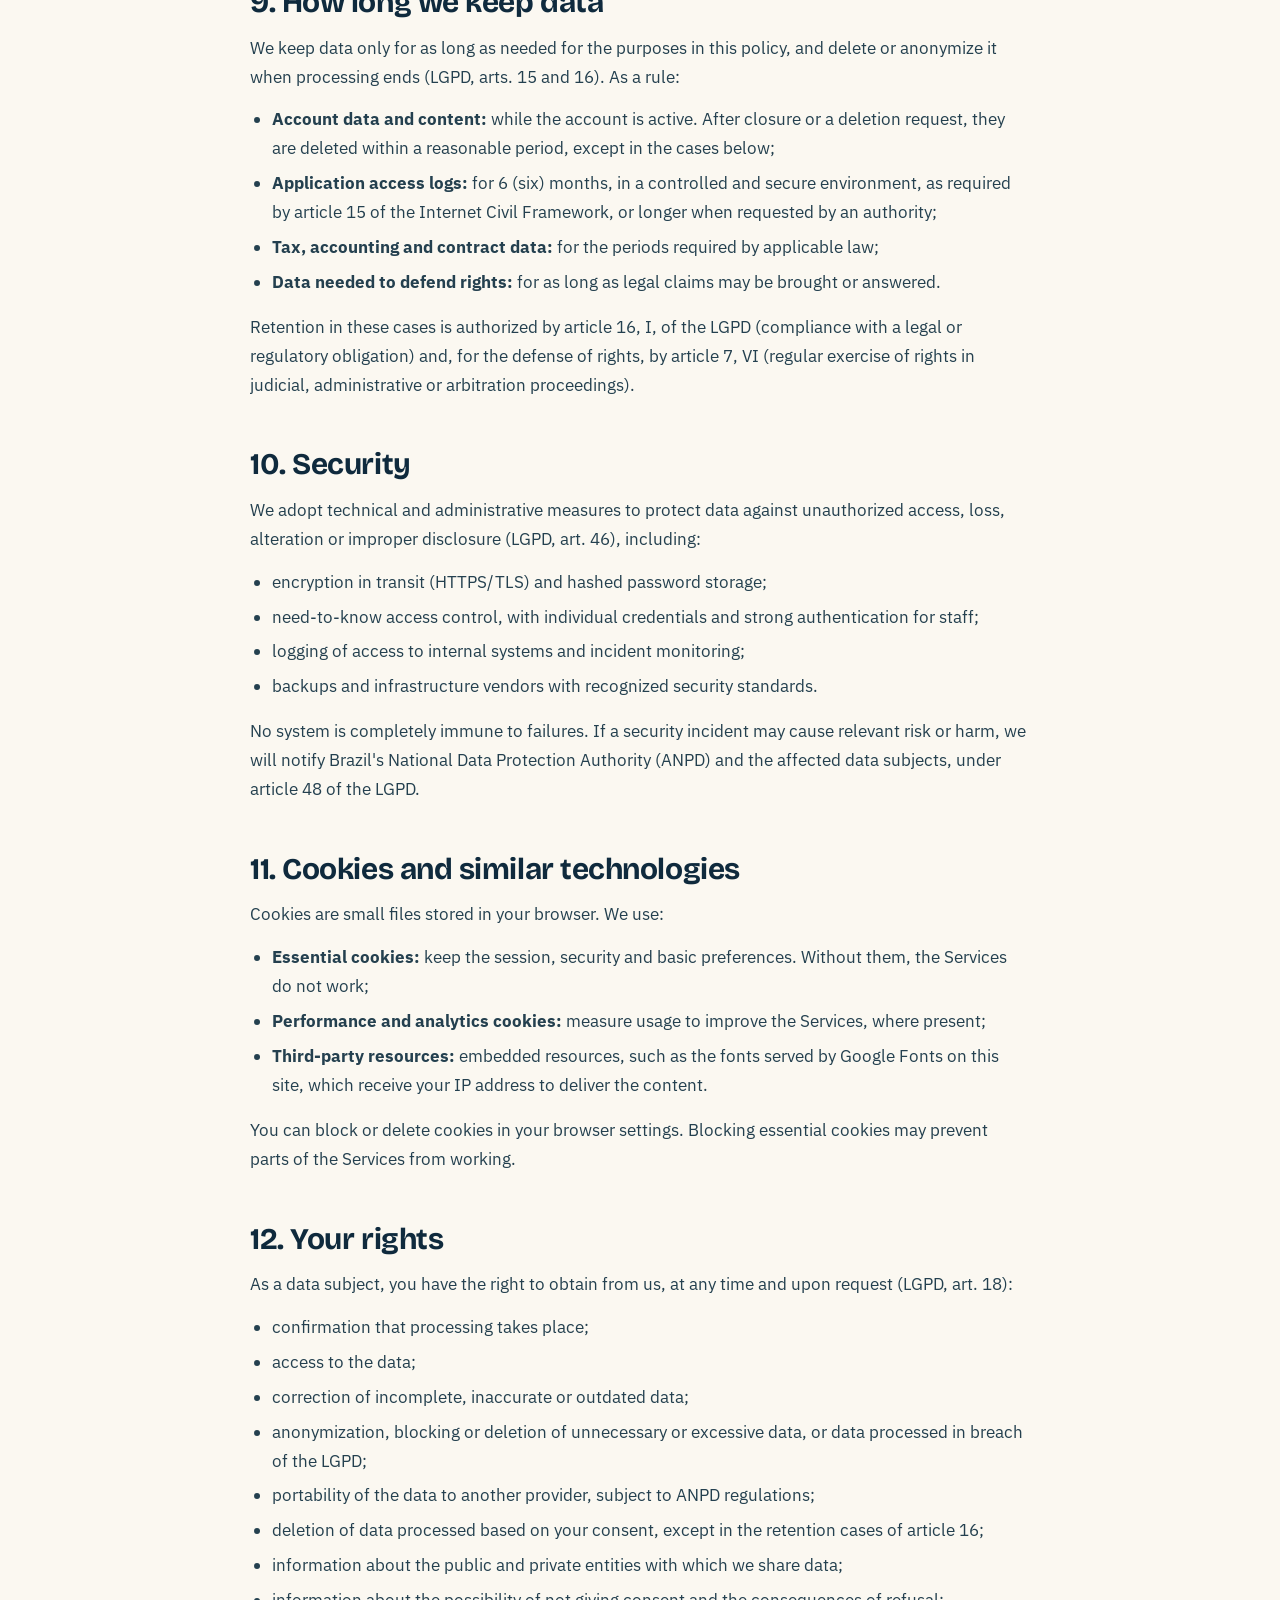
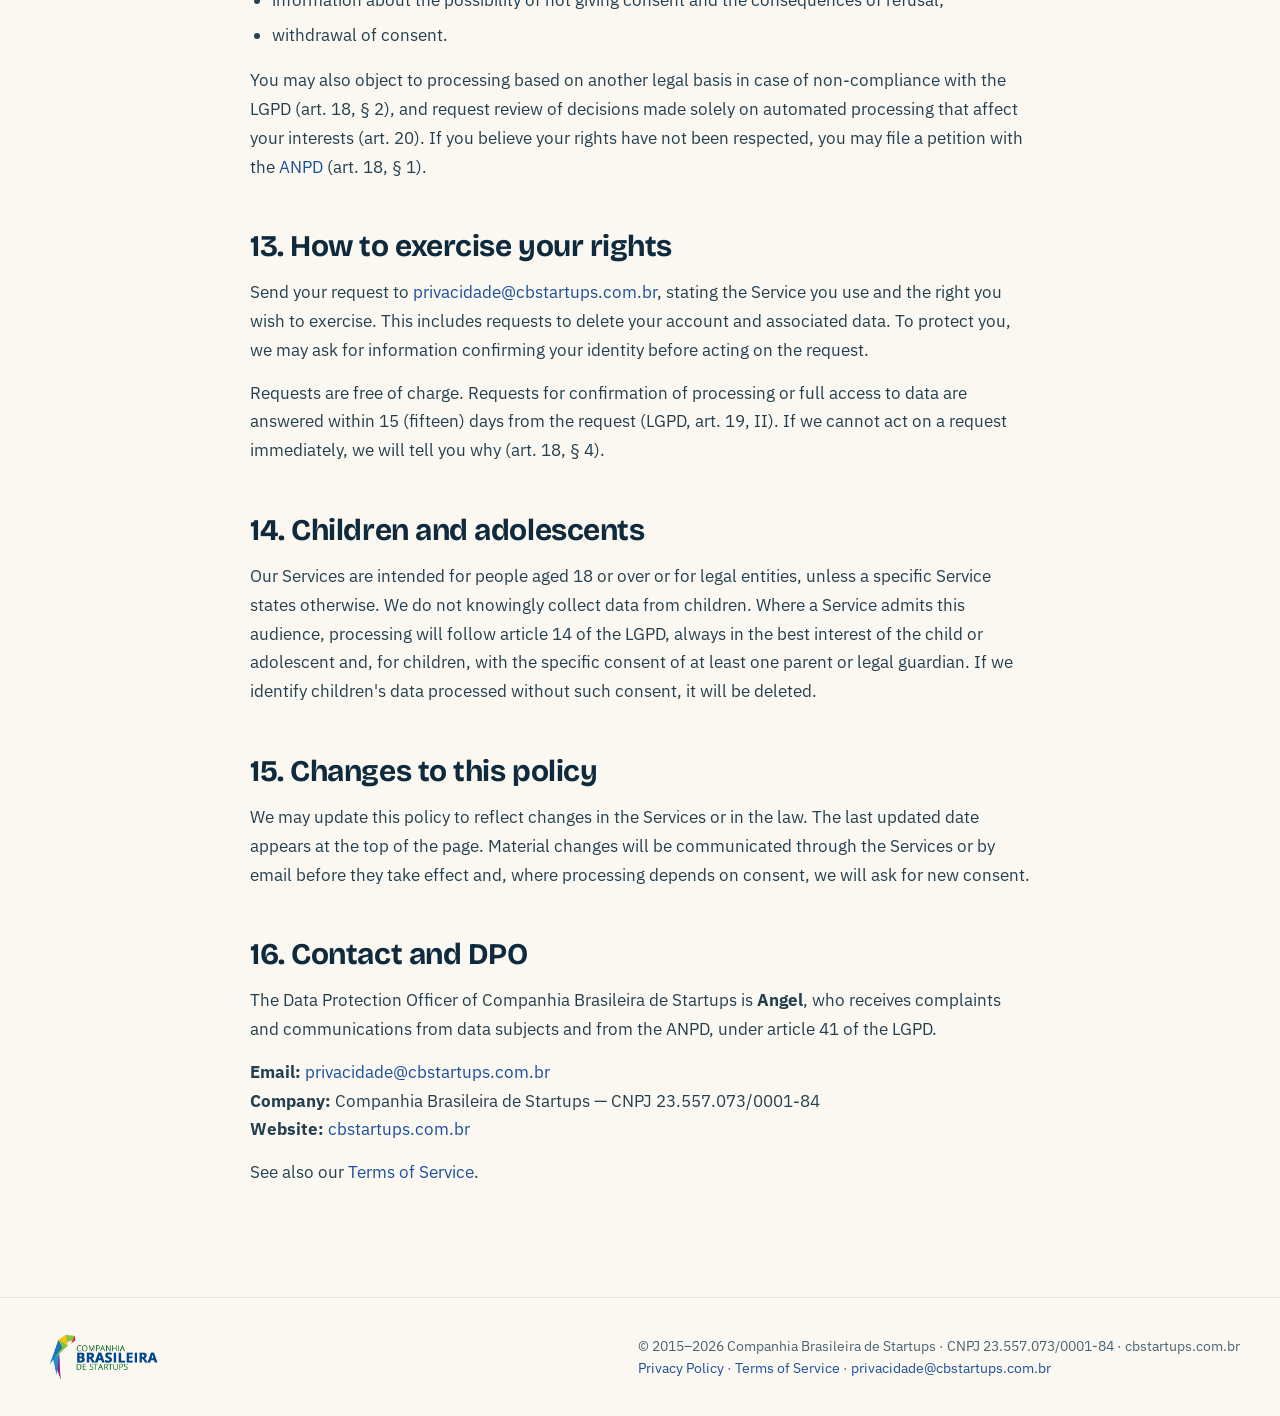
<file: en/privacy/index.html>
<!DOCTYPE html>
<html lang="en">
<head>
<meta charset="utf-8">
<meta name="viewport" content="width=device-width, initial-scale=1">
<title>Privacy Policy — Companhia Brasileira de Startups</title>
<meta name="description" content="How Companhia Brasileira de Startups collects, uses, shares and protects personal data across its websites, platforms and apps, under Brazil's LGPD.">
<meta name="robots" content="index, follow">
<link rel="canonical" href="https://cbstartups.com.br/en/privacy/">
<link rel="alternate" hreflang="pt-BR" href="https://cbstartups.com.br/privacidade/">
<link rel="alternate" hreflang="en" href="https://cbstartups.com.br/en/privacy/">
<link rel="alternate" hreflang="es" href="https://cbstartups.com.br/es/privacidad/">
<link rel="alternate" hreflang="x-default" href="https://cbstartups.com.br/privacidade/">
<meta property="og:type" content="website">
<meta property="og:site_name" content="Companhia Brasileira de Startups">
<meta property="og:title" content="Privacy Policy — Companhia Brasileira de Startups">
<meta property="og:url" content="https://cbstartups.com.br/en/privacy/">
<meta property="og:image" content="https://cbstartups.com.br/assets/logo-cbstartups.png">
<meta property="og:locale" content="en_US">
<link rel="icon" href="../../assets/logo-cbstartups.png">
<link rel="preconnect" href="https://fonts.googleapis.com">
<link rel="preconnect" href="https://fonts.gstatic.com" crossorigin="">
<link href="https://fonts.googleapis.com/css2?family=Bricolage+Grotesque:opsz,wght@12..96,500;12..96,700;12..96,800&amp;family=IBM+Plex+Sans:wght@400;500;600&amp;family=IBM+Plex+Mono:wght@500&amp;display=swap" rel="stylesheet">
<link rel="stylesheet" href="../../assets/legal.css">
</head>
<body>

<header class="site-header">
  <div class="site-header-inner">
    <a href="../" aria-label="Companhia Brasileira de Startups — home"><img src="../../assets/logo-cbstartups.png" alt="Companhia Brasileira de Startups" width="155" height="55"></a>
    <div class="header-actions">
      <a href="../" class="back-link">← Back to site</a>
      <div role="group" aria-label="Language" class="lang-switch">
        <a href="../../privacidade/" hreflang="pt-BR">PT</a>
        <a href="./" hreflang="en" aria-current="page">EN</a>
        <a href="../../es/privacidad/" hreflang="es">ES</a>
      </div>
    </div>
  </div>
</header>

<main class="legal">
  <p class="eyebrow">Legal document</p>
  <h1>Privacy Policy</h1>
  <p class="lead">This policy explains which personal data Companhia Brasileira de Startups processes, why, with whom we share it, how long we keep it and how you can exercise your rights. It applies to all of our websites, platforms, apps and integrations.</p>

  <div class="meta">
    <strong>Controller:</strong> Companhia Brasileira de Startups — CNPJ 23.557.073/0001-84<br>
    <strong>Data Protection Officer (DPO):</strong> Angel<br>
    <strong>Privacy contact:</strong> <a href="mailto:privacidade@cbstartups.com.br">privacidade@cbstartups.com.br</a><br>
    <strong>Effective date:</strong> November 22, 2026 · <strong>Last updated:</strong> November 22, 2026
  </div>

  <div class="callout">
    <p>This is a translation of the <a href="../../privacidade/">Portuguese version</a>, which prevails in case of any discrepancy.</p>
  </div>

  <nav class="toc" aria-labelledby="toc-title">
    <h2 id="toc-title">On this page</h2>
    <ol>
      <li><a href="#who-we-are">Who we are</a></li>
      <li><a href="#scope">Who this policy applies to</a></li>
      <li><a href="#data-collected">Data we process</a></li>
      <li><a href="#purposes">How we use data</a></li>
      <li><a href="#legal-bases">Legal bases</a></li>
      <li><a href="#google-data">Google user data</a></li>
      <li><a href="#sharing">Sharing</a></li>
      <li><a href="#international-transfer">International transfers</a></li>
      <li><a href="#retention">How long we keep data</a></li>
      <li><a href="#security">Security</a></li>
      <li><a href="#cookies">Cookies and similar technologies</a></li>
      <li><a href="#rights">Your rights</a></li>
      <li><a href="#how-to-exercise">How to exercise your rights</a></li>
      <li><a href="#children">Children and adolescents</a></li>
      <li><a href="#changes">Changes to this policy</a></li>
      <li><a href="#contact">Contact and DPO</a></li>
    </ol>
  </nav>

  <section id="who-we-are">
    <h2>1. Who we are</h2>
    <p>Companhia Brasileira de Startups (“CBStartups”, “we”), registered under CNPJ no. 23.557.073/0001-84, is a Brazilian venture builder that creates and operates digital products. For the purposes of Brazil's General Data Protection Law (<a href="https://www.planalto.gov.br/ccivil_03/_ato2015-2018/2018/lei/l13709.htm" target="_blank" rel="noopener">Law no. 13,709/2018 — LGPD</a>), we are the <strong>controller</strong> of the personal data processed in our products, unless another company is expressly named as controller for a specific service.</p>
  </section>

  <section id="scope">
    <h2>2. Who this policy applies to</h2>
    <p>This policy applies to anyone who visits our websites, creates an account or uses our platforms, apps (including those distributed through Google Play and integrated with Google services), APIs and support channels (“Services”).</p>
    <p>Some Services may have supplementary privacy notices with their own details. In those cases, the supplementary notice and this policy apply together; in case of conflict, whichever is more protective of you prevails.</p>
    <p>When a business customer uses our Services to process third-party data (for example, its own customers' data), that customer is the controller of such data and we act as <strong>processor</strong>, following its instructions, under article 39 of the LGPD.</p>
  </section>

  <section id="data-collected">
    <h2>3. Data we process</h2>
    <p>We process only the data needed for each Service. Depending on the Service you use, it may include:</p>
    <div class="table-wrap">
      <table>
        <thead><tr><th scope="col">Category</th><th scope="col">Examples</th><th scope="col">Source</th></tr></thead>
        <tbody>
          <tr><td>Registration and identification</td><td>Name, email, phone number, password (stored in hashed form), Brazilian taxpayer ID (CPF or CNPJ) when required by the Service or by law</td><td>You</td></tr>
          <tr><td>Third-party account data</td><td>Name, email and profile picture from Google accounts or other providers you connect, and any other data you authorize on the consent screen</td><td>Connected provider, with your authorization</td></tr>
          <tr><td>Submitted content</td><td>Files, messages, records and other information you enter in the Services</td><td>You</td></tr>
          <tr><td>Subscriptions and payments</td><td>Plan, billing history, invoicing data. Card data is handled directly by the payment provider</td><td>You and payment providers</td></tr>
          <tr><td>Access and usage logs</td><td>IP address, date and time of access, pages and features used, session identifiers</td><td>Collected automatically</td></tr>
          <tr><td>Device</td><td>Model, operating system, app version, language, technical identifiers and, when you allow it, location</td><td>Collected automatically or with your permission</td></tr>
          <tr><td>Support</td><td>Messages exchanged by email, WhatsApp or forms</td><td>You</td></tr>
        </tbody>
      </table>
    </div>
    <p>We do not ask for sensitive personal data (LGPD, art. 5, II), such as health, biometric, religious or political data, unless it is essential to a specific Service, with prior notice and its own legal basis.</p>
  </section>

  <section id="purposes">
    <h2>4. How we use data</h2>
    <ul>
      <li>To create and maintain your account, authenticate access and provide the Services you requested;</li>
      <li>To perform contracts, issue invoices and tax documents;</li>
      <li>To provide support and answer requests;</li>
      <li>To send operational communications, such as security notices, changes to the Services and confirmations;</li>
      <li>To send marketing communications when you consent or when there is legitimate interest, always with an option to unsubscribe;</li>
      <li>To prevent fraud, abuse and security incidents;</li>
      <li>To measure usage and improve the Services, preferably with aggregated or anonymized data;</li>
      <li>To comply with legal and regulatory obligations and exercise rights in judicial, administrative or arbitration proceedings.</li>
    </ul>
    <p>We do not sell personal data.</p>
  </section>

  <section id="legal-bases">
    <h2>5. Legal bases</h2>
    <p>Each processing activity relies on one of the bases in article 7 of the LGPD:</p>
    <ul>
      <li><strong>Performance of a contract</strong> (art. 7, V): registration, provision of the Services, billing and support;</li>
      <li><strong>Compliance with a legal or regulatory obligation</strong> (art. 7, II): retention of access logs, tax and accounting obligations;</li>
      <li><strong>Regular exercise of rights</strong> (art. 7, VI): defense in proceedings;</li>
      <li><strong>Legitimate interest</strong> (art. 7, IX, and art. 10): security, fraud prevention, improvement of the Services and communications related to what you already use, always respecting your rights and expectations;</li>
      <li><strong>Consent</strong> (art. 7, I): access to data from connected accounts such as Google, device location, non-essential cookies and marketing when required. You may withdraw consent at any time (art. 8, § 5).</li>
    </ul>
  </section>

  <section id="google-data">
    <h2>6. Google user data</h2>
    <p>Some Services let you sign in with your Google account or connect Google services. In those cases:</p>
    <ul>
      <li><strong>What we access:</strong> only the data in the scopes shown on Google's consent screen at the time of authorization, such as name, email and profile picture, and other data only when needed for the feature you requested;</li>
      <li><strong>How we use it:</strong> solely to authenticate you and to provide or improve user-facing features within the Service that requested access;</li>
      <li><strong>Sharing:</strong> we do not sell or transfer this data to third parties, except as necessary to provide or improve those features, to comply with the law, or as part of a merger, acquisition or sale of assets, with notice to you;</li>
      <li><strong>Advertising:</strong> we do not use this data to serve ads, including personalized or retargeted ads;</li>
      <li><strong>Human reading:</strong> no one on our team reads this data, except with your express permission, for security purposes (such as investigating abuse), to comply with the law, or when aggregated and anonymized for internal operations;</li>
      <li><strong>Machine learning models:</strong> we do not use this data to develop, improve or train generalized artificial intelligence or machine learning models;</li>
      <li><strong>Storage and deletion:</strong> we store this data with the measures described under <a href="#security">Security</a> and only for as long as the feature requires. You can revoke access at any time at <a href="https://myaccount.google.com/permissions" target="_blank" rel="noopener">myaccount.google.com/permissions</a> and request deletion of the data at <a href="mailto:privacidade@cbstartups.com.br">privacidade@cbstartups.com.br</a>.</li>
    </ul>
    <div class="callout">
      <p>Our use and transfer to any other app of information received from Google APIs will adhere to the <a href="https://developers.google.com/terms/api-services-user-data-policy" target="_blank" rel="noopener">Google API Services User Data Policy</a>, including the Limited Use requirements.</p>
    </div>
  </section>

  <section id="sharing">
    <h2>7. Sharing</h2>
    <p>We share personal data only when necessary and with the following parties:</p>
    <ul>
      <li><strong>Vendors acting as processors:</strong> cloud hosting and infrastructure, storage, email and messaging delivery, support, usage analytics and payment providers. They may use the data only to provide the contracted service to us;</li>
      <li><strong>Providers you connect:</strong> such as Google, according to the permissions you grant;</li>
      <li><strong>Group companies and successors:</strong> in case of corporate reorganization, merger, acquisition or sale of assets, keeping the protections of this policy;</li>
      <li><strong>Authorities:</strong> when there is a legal obligation or court order. Access logs are only provided under a court order, according to articles 10 and 22 of Brazil's <a href="https://www.planalto.gov.br/ccivil_03/_ato2011-2014/2014/lei/l12965.htm" target="_blank" rel="noopener">Internet Civil Framework (Law no. 12,965/2014)</a>.</li>
    </ul>
  </section>

  <section id="international-transfer">
    <h2>8. International transfers</h2>
    <p>Some infrastructure and cloud vendors may store or process data outside Brazil. Such transfers only take place under the cases in article 33 of the LGPD, such as standard contractual clauses, countries with an adequate level of protection, or when necessary to perform the contract with you, and with vendors that adopt security measures consistent with this policy.</p>
  </section>

  <section id="retention">
    <h2>9. How long we keep data</h2>
    <p>We keep data only for as long as needed for the purposes in this policy, and delete or anonymize it when processing ends (LGPD, arts. 15 and 16). As a rule:</p>
    <ul>
      <li><strong>Account data and content:</strong> while the account is active. After closure or a deletion request, they are deleted within a reasonable period, except in the cases below;</li>
      <li><strong>Application access logs:</strong> for 6 (six) months, in a controlled and secure environment, as required by article 15 of the Internet Civil Framework, or longer when requested by an authority;</li>
      <li><strong>Tax, accounting and contract data:</strong> for the periods required by applicable law;</li>
      <li><strong>Data needed to defend rights:</strong> for as long as legal claims may be brought or answered.</li>
    </ul>
    <p>Retention in these cases is authorized by article 16, I, of the LGPD (compliance with a legal or regulatory obligation) and, for the defense of rights, by article 7, VI (regular exercise of rights in judicial, administrative or arbitration proceedings).</p>
  </section>

  <section id="security">
    <h2>10. Security</h2>
    <p>We adopt technical and administrative measures to protect data against unauthorized access, loss, alteration or improper disclosure (LGPD, art. 46), including:</p>
    <ul>
      <li>encryption in transit (HTTPS/TLS) and hashed password storage;</li>
      <li>need-to-know access control, with individual credentials and strong authentication for staff;</li>
      <li>logging of access to internal systems and incident monitoring;</li>
      <li>backups and infrastructure vendors with recognized security standards.</li>
    </ul>
    <p>No system is completely immune to failures. If a security incident may cause relevant risk or harm, we will notify Brazil's National Data Protection Authority (ANPD) and the affected data subjects, under article 48 of the LGPD.</p>
  </section>

  <section id="cookies">
    <h2>11. Cookies and similar technologies</h2>
    <p>Cookies are small files stored in your browser. We use:</p>
    <ul>
      <li><strong>Essential cookies:</strong> keep the session, security and basic preferences. Without them, the Services do not work;</li>
      <li><strong>Performance and analytics cookies:</strong> measure usage to improve the Services, where present;</li>
      <li><strong>Third-party resources:</strong> embedded resources, such as the fonts served by Google Fonts on this site, which receive your IP address to deliver the content.</li>
    </ul>
    <p>You can block or delete cookies in your browser settings. Blocking essential cookies may prevent parts of the Services from working.</p>
  </section>

  <section id="rights">
    <h2>12. Your rights</h2>
    <p>As a data subject, you have the right to obtain from us, at any time and upon request (LGPD, art. 18):</p>
    <ul>
      <li>confirmation that processing takes place;</li>
      <li>access to the data;</li>
      <li>correction of incomplete, inaccurate or outdated data;</li>
      <li>anonymization, blocking or deletion of unnecessary or excessive data, or data processed in breach of the LGPD;</li>
      <li>portability of the data to another provider, subject to ANPD regulations;</li>
      <li>deletion of data processed based on your consent, except in the retention cases of article 16;</li>
      <li>information about the public and private entities with which we share data;</li>
      <li>information about the possibility of not giving consent and the consequences of refusal;</li>
      <li>withdrawal of consent.</li>
    </ul>
    <p>You may also object to processing based on another legal basis in case of non-compliance with the LGPD (art. 18, § 2), and request review of decisions made solely on automated processing that affect your interests (art. 20). If you believe your rights have not been respected, you may file a petition with the <a href="https://www.gov.br/anpd/" target="_blank" rel="noopener">ANPD</a> (art. 18, § 1).</p>
  </section>

  <section id="how-to-exercise">
    <h2>13. How to exercise your rights</h2>
    <p>Send your request to <a href="mailto:privacidade@cbstartups.com.br">privacidade@cbstartups.com.br</a>, stating the Service you use and the right you wish to exercise. This includes requests to delete your account and associated data. To protect you, we may ask for information confirming your identity before acting on the request.</p>
    <p>Requests are free of charge. Requests for confirmation of processing or full access to data are answered within 15 (fifteen) days from the request (LGPD, art. 19, II). If we cannot act on a request immediately, we will tell you why (art. 18, § 4).</p>
  </section>

  <section id="children">
    <h2>14. Children and adolescents</h2>
    <p>Our Services are intended for people aged 18 or over or for legal entities, unless a specific Service states otherwise. We do not knowingly collect data from children. Where a Service admits this audience, processing will follow article 14 of the LGPD, always in the best interest of the child or adolescent and, for children, with the specific consent of at least one parent or legal guardian. If we identify children's data processed without such consent, it will be deleted.</p>
  </section>

  <section id="changes">
    <h2>15. Changes to this policy</h2>
    <p>We may update this policy to reflect changes in the Services or in the law. The last updated date appears at the top of the page. Material changes will be communicated through the Services or by email before they take effect and, where processing depends on consent, we will ask for new consent.</p>
  </section>

  <section id="contact">
    <h2>16. Contact and DPO</h2>
    <p>The Data Protection Officer of Companhia Brasileira de Startups is <strong>Angel</strong>, who receives complaints and communications from data subjects and from the ANPD, under article 41 of the LGPD.</p>
    <p><strong>Email:</strong> <a href="mailto:privacidade@cbstartups.com.br">privacidade@cbstartups.com.br</a><br>
    <strong>Company:</strong> Companhia Brasileira de Startups — CNPJ 23.557.073/0001-84<br>
    <strong>Website:</strong> <a href="https://cbstartups.com.br/en/">cbstartups.com.br</a></p>
    <p>See also our <a href="../terms/">Terms of Service</a>.</p>
  </section>
</main>

<footer class="site-footer">
  <div class="site-footer-inner">
    <img src="../../assets/logo-cbstartups.png" alt="Companhia Brasileira de Startups" width="130" height="46">
    <address>
      <span>© 2015–2026 Companhia Brasileira de Startups · CNPJ 23.557.073/0001-84 · cbstartups.com.br</span>
      <span><a href="./" aria-current="page">Privacy Policy</a> · <a href="../terms/">Terms of Service</a> · <a href="mailto:privacidade@cbstartups.com.br">privacidade@cbstartups.com.br</a></span>
    </address>
  </div>
</footer>

</body>
</html>
</file>
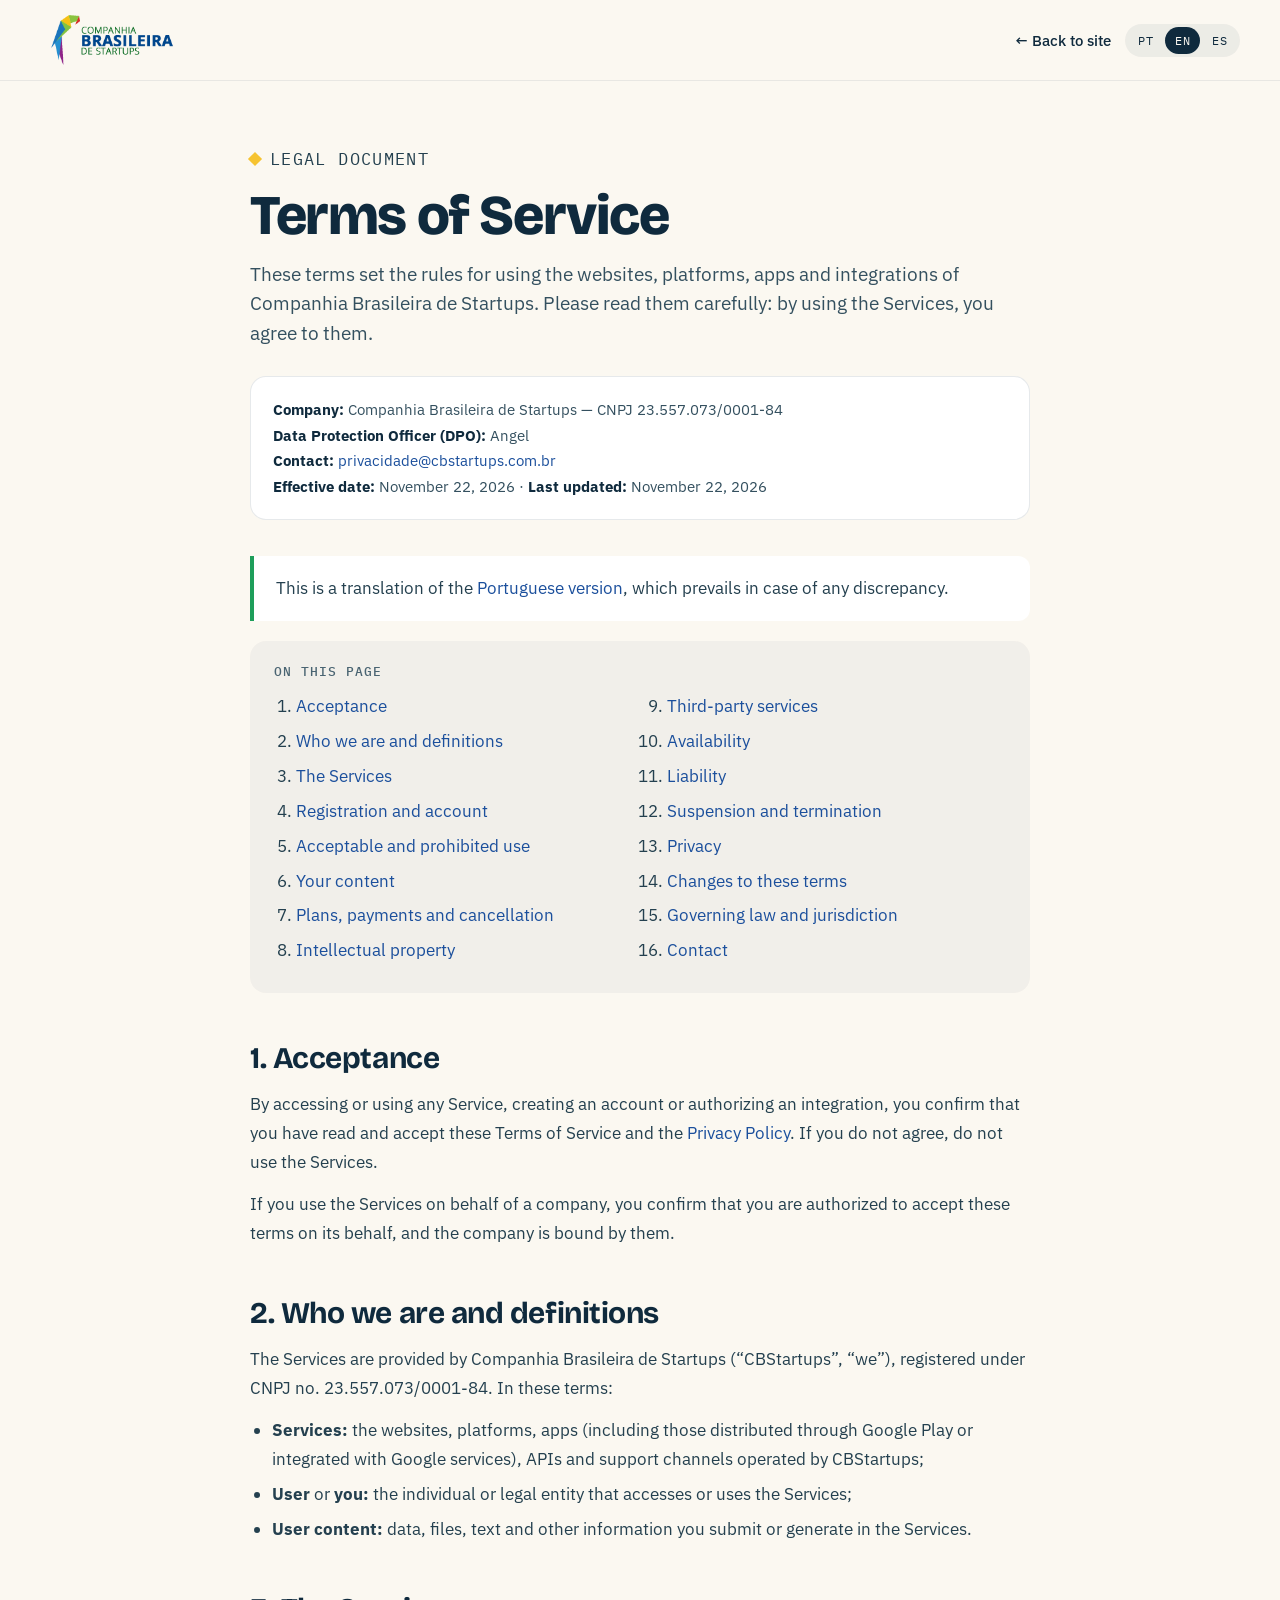
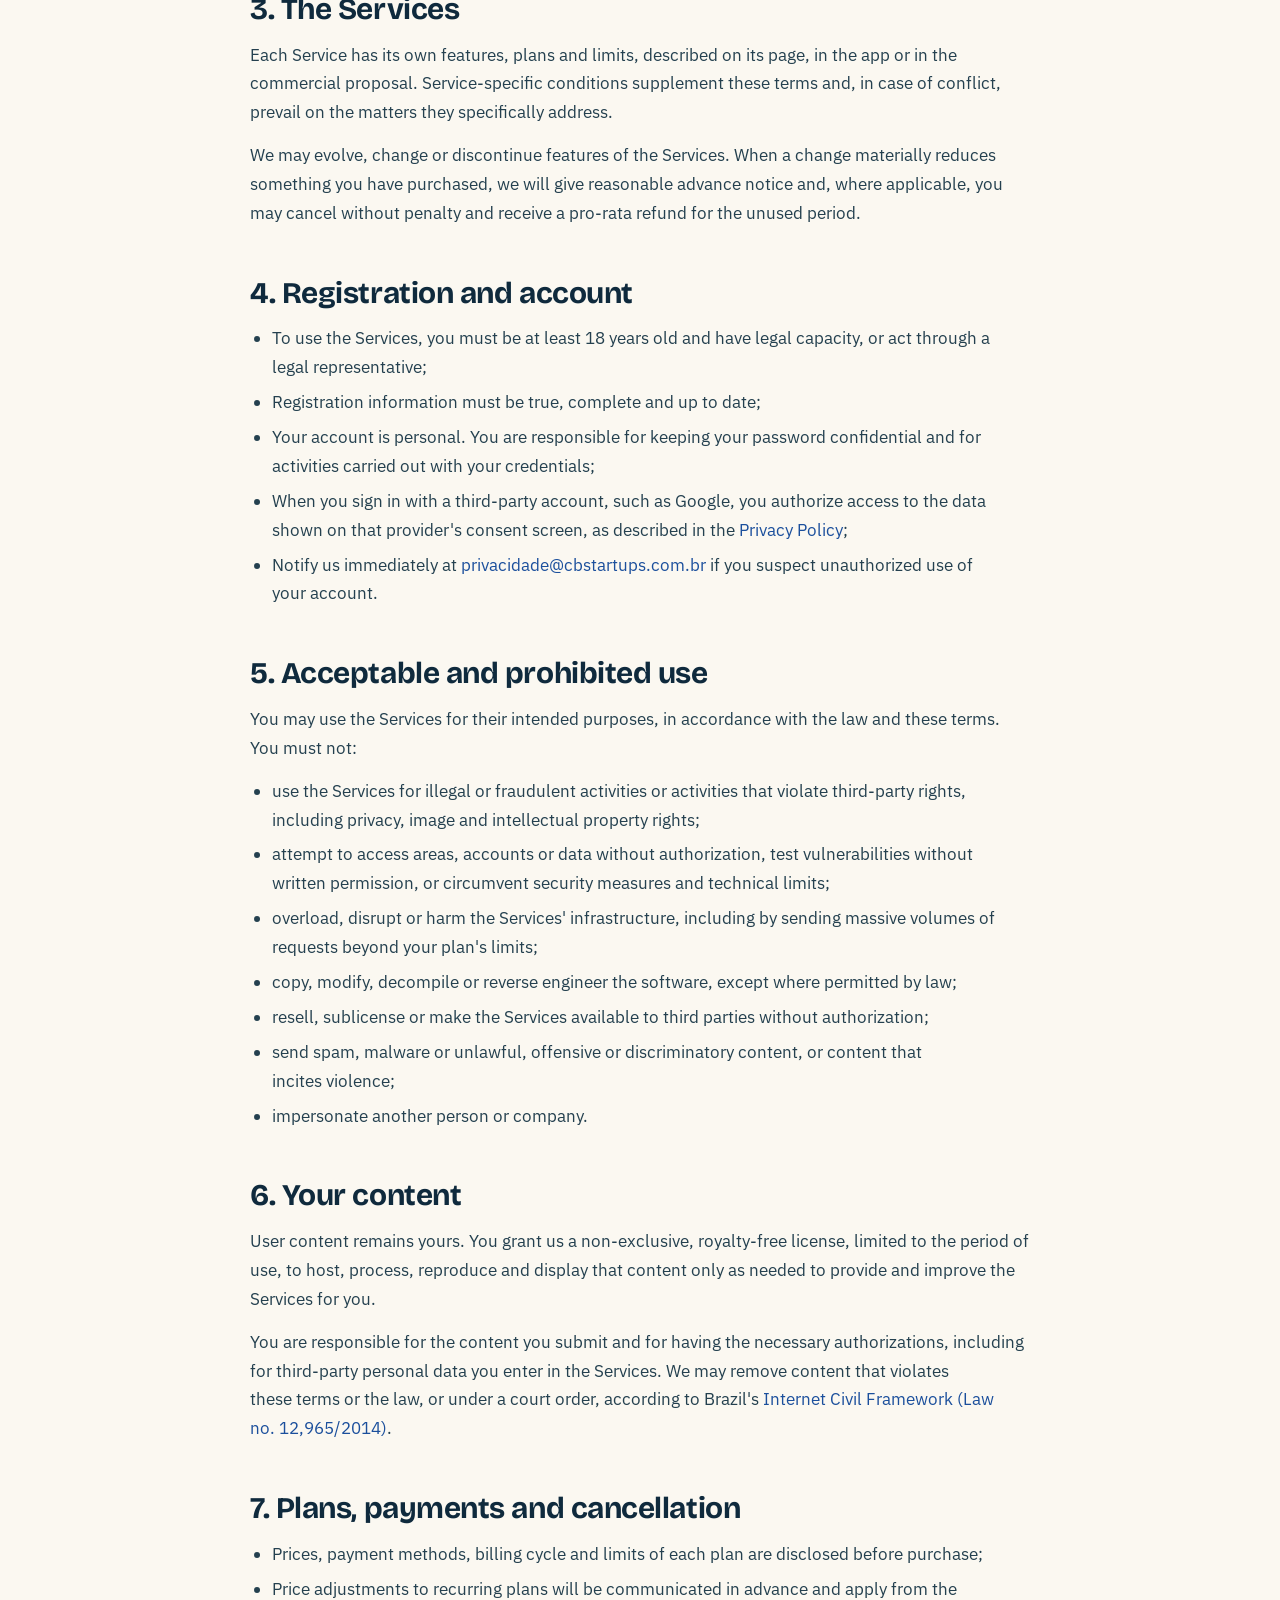
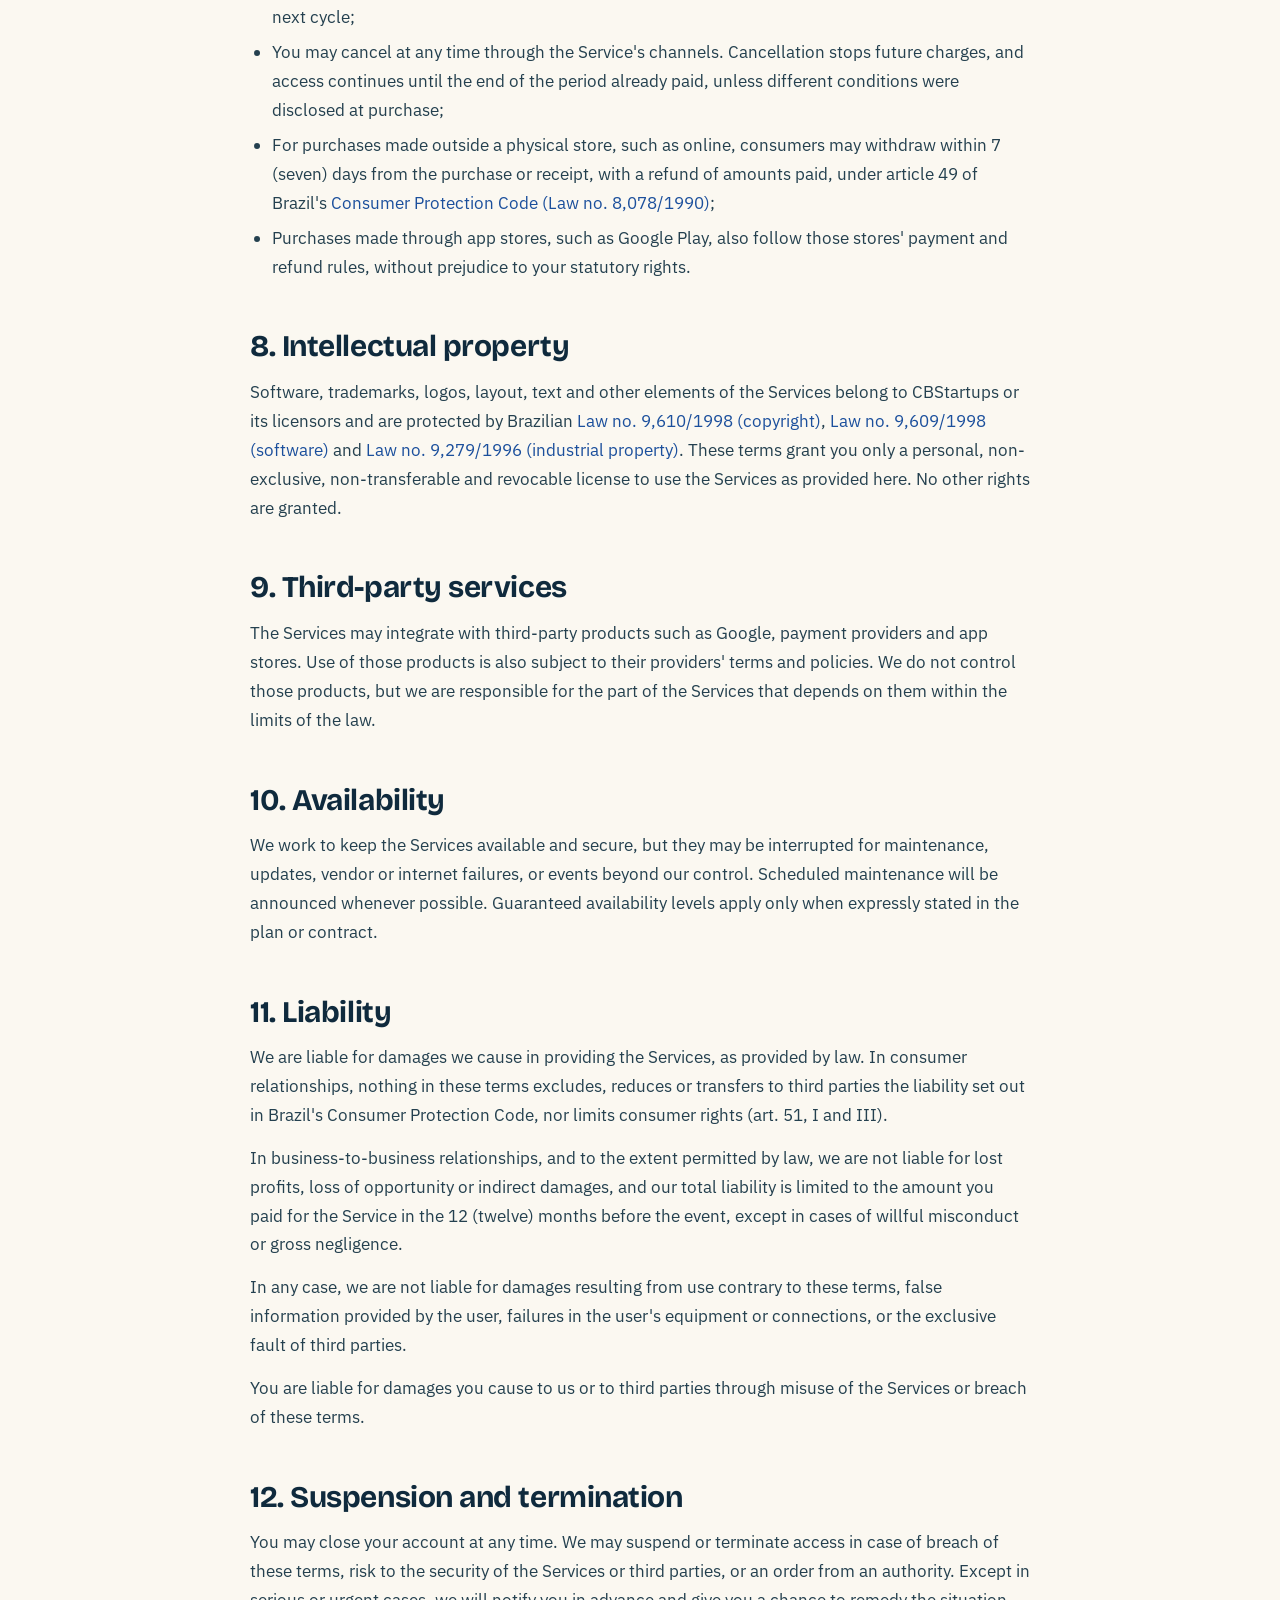
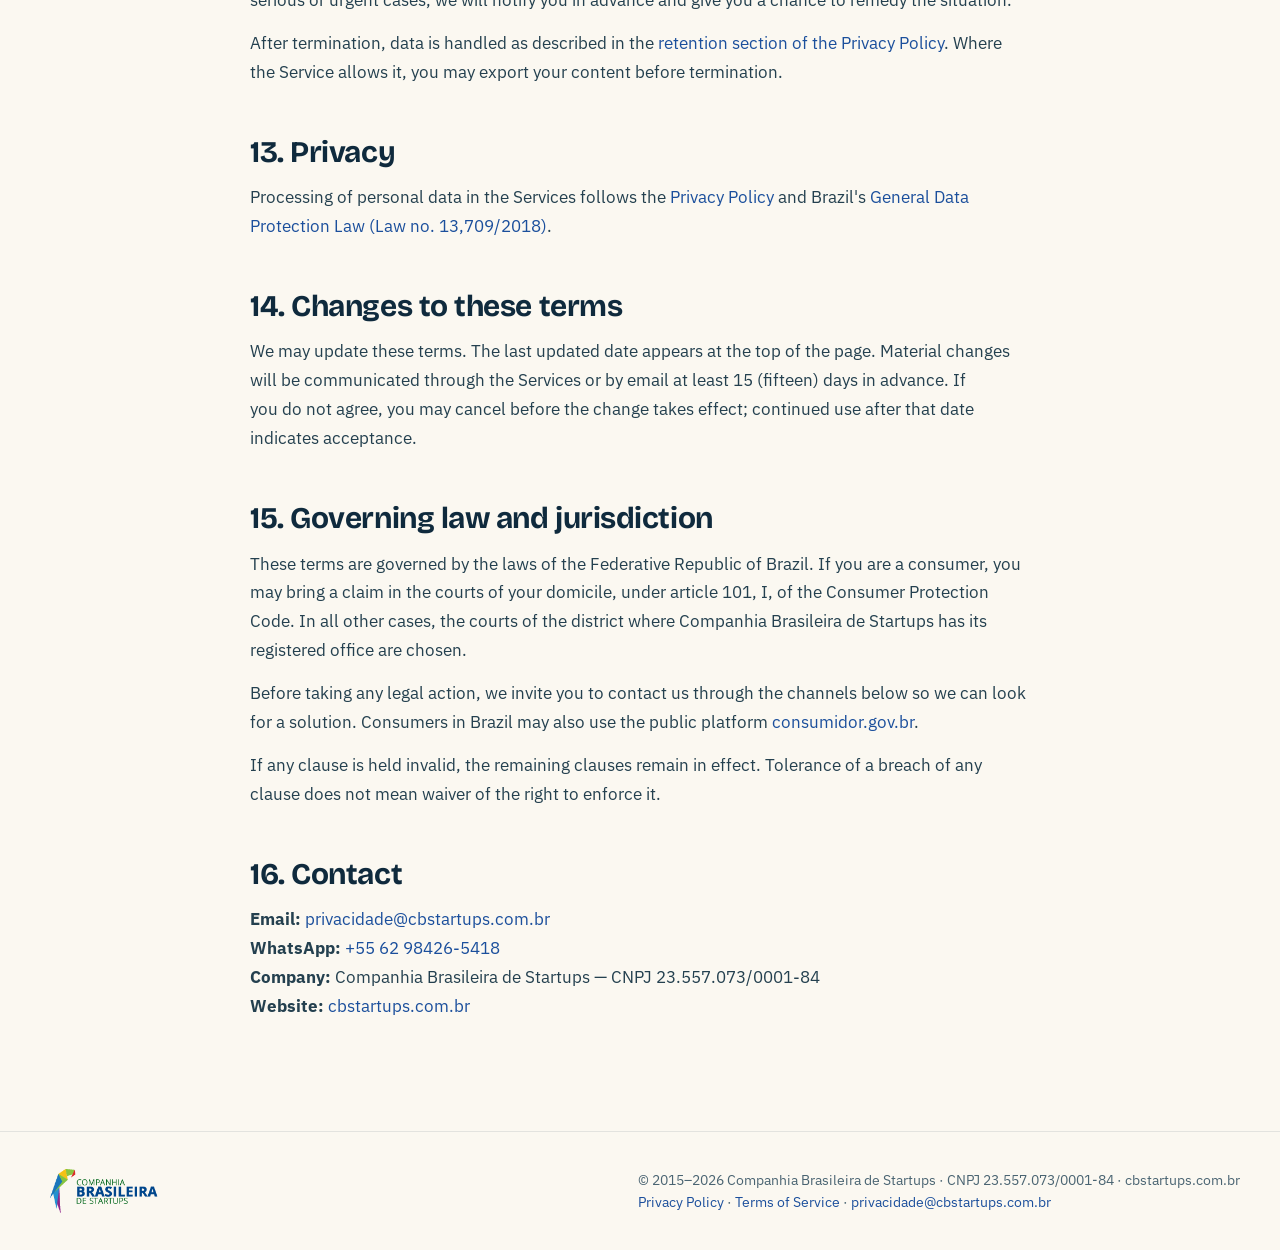
<file: en/terms/index.html>
<!DOCTYPE html>
<html lang="en">
<head>
<meta charset="utf-8">
<meta name="viewport" content="width=device-width, initial-scale=1">
<title>Terms of Service — Companhia Brasileira de Startups</title>
<meta name="description" content="Rules for using the websites, platforms and apps of Companhia Brasileira de Startups: account, acceptable use, intellectual property, liability and jurisdiction.">
<meta name="robots" content="index, follow">
<link rel="canonical" href="https://cbstartups.com.br/en/terms/">
<link rel="alternate" hreflang="pt-BR" href="https://cbstartups.com.br/termos/">
<link rel="alternate" hreflang="en" href="https://cbstartups.com.br/en/terms/">
<link rel="alternate" hreflang="es" href="https://cbstartups.com.br/es/terminos/">
<link rel="alternate" hreflang="x-default" href="https://cbstartups.com.br/termos/">
<meta property="og:type" content="website">
<meta property="og:site_name" content="Companhia Brasileira de Startups">
<meta property="og:title" content="Terms of Service — Companhia Brasileira de Startups">
<meta property="og:url" content="https://cbstartups.com.br/en/terms/">
<meta property="og:image" content="https://cbstartups.com.br/assets/logo-cbstartups.png">
<meta property="og:locale" content="en_US">
<link rel="icon" href="../../assets/logo-cbstartups.png">
<link rel="preconnect" href="https://fonts.googleapis.com">
<link rel="preconnect" href="https://fonts.gstatic.com" crossorigin="">
<link href="https://fonts.googleapis.com/css2?family=Bricolage+Grotesque:opsz,wght@12..96,500;12..96,700;12..96,800&amp;family=IBM+Plex+Sans:wght@400;500;600&amp;family=IBM+Plex+Mono:wght@500&amp;display=swap" rel="stylesheet">
<link rel="stylesheet" href="../../assets/legal.css">
</head>
<body>

<header class="site-header">
  <div class="site-header-inner">
    <a href="../" aria-label="Companhia Brasileira de Startups — home"><img src="../../assets/logo-cbstartups.png" alt="Companhia Brasileira de Startups" width="155" height="55"></a>
    <div class="header-actions">
      <a href="../" class="back-link">← Back to site</a>
      <div role="group" aria-label="Language" class="lang-switch">
        <a href="../../termos/" hreflang="pt-BR">PT</a>
        <a href="./" hreflang="en" aria-current="page">EN</a>
        <a href="../../es/terminos/" hreflang="es">ES</a>
      </div>
    </div>
  </div>
</header>

<main class="legal">
  <p class="eyebrow">Legal document</p>
  <h1>Terms of Service</h1>
  <p class="lead">These terms set the rules for using the websites, platforms, apps and integrations of Companhia Brasileira de Startups. Please read them carefully: by using the Services, you agree to them.</p>

  <div class="meta">
    <strong>Company:</strong> Companhia Brasileira de Startups — CNPJ 23.557.073/0001-84<br>
    <strong>Data Protection Officer (DPO):</strong> Angel<br>
    <strong>Contact:</strong> <a href="mailto:privacidade@cbstartups.com.br">privacidade@cbstartups.com.br</a><br>
    <strong>Effective date:</strong> November 22, 2026 · <strong>Last updated:</strong> November 22, 2026
  </div>

  <div class="callout">
    <p>This is a translation of the <a href="../../termos/">Portuguese version</a>, which prevails in case of any discrepancy.</p>
  </div>

  <nav class="toc" aria-labelledby="toc-title">
    <h2 id="toc-title">On this page</h2>
    <ol>
      <li><a href="#acceptance">Acceptance</a></li>
      <li><a href="#definitions">Who we are and definitions</a></li>
      <li><a href="#services">The Services</a></li>
      <li><a href="#account">Registration and account</a></li>
      <li><a href="#acceptable-use">Acceptable and prohibited use</a></li>
      <li><a href="#content">Your content</a></li>
      <li><a href="#plans">Plans, payments and cancellation</a></li>
      <li><a href="#intellectual-property">Intellectual property</a></li>
      <li><a href="#third-parties">Third-party services</a></li>
      <li><a href="#availability">Availability</a></li>
      <li><a href="#liability">Liability</a></li>
      <li><a href="#suspension">Suspension and termination</a></li>
      <li><a href="#privacy">Privacy</a></li>
      <li><a href="#changes">Changes to these terms</a></li>
      <li><a href="#governing-law">Governing law and jurisdiction</a></li>
      <li><a href="#contact">Contact</a></li>
    </ol>
  </nav>

  <section id="acceptance">
    <h2>1. Acceptance</h2>
    <p>By accessing or using any Service, creating an account or authorizing an integration, you confirm that you have read and accept these Terms of Service and the <a href="../privacy/">Privacy Policy</a>. If you do not agree, do not use the Services.</p>
    <p>If you use the Services on behalf of a company, you confirm that you are authorized to accept these terms on its behalf, and the company is bound by them.</p>
  </section>

  <section id="definitions">
    <h2>2. Who we are and definitions</h2>
    <p>The Services are provided by Companhia Brasileira de Startups (“CBStartups”, “we”), registered under CNPJ no. 23.557.073/0001-84. In these terms:</p>
    <ul>
      <li><strong>Services:</strong> the websites, platforms, apps (including those distributed through Google Play or integrated with Google services), APIs and support channels operated by CBStartups;</li>
      <li><strong>User</strong> or <strong>you:</strong> the individual or legal entity that accesses or uses the Services;</li>
      <li><strong>User content:</strong> data, files, text and other information you submit or generate in the Services.</li>
    </ul>
  </section>

  <section id="services">
    <h2>3. The Services</h2>
    <p>Each Service has its own features, plans and limits, described on its page, in the app or in the commercial proposal. Service-specific conditions supplement these terms and, in case of conflict, prevail on the matters they specifically address.</p>
    <p>We may evolve, change or discontinue features of the Services. When a change materially reduces something you have purchased, we will give reasonable advance notice and, where applicable, you may cancel without penalty and receive a pro-rata refund for the unused period.</p>
  </section>

  <section id="account">
    <h2>4. Registration and account</h2>
    <ul>
      <li>To use the Services, you must be at least 18 years old and have legal capacity, or act through a legal representative;</li>
      <li>Registration information must be true, complete and up to date;</li>
      <li>Your account is personal. You are responsible for keeping your password confidential and for activities carried out with your credentials;</li>
      <li>When you sign in with a third-party account, such as Google, you authorize access to the data shown on that provider's consent screen, as described in the <a href="../privacy/#google-data">Privacy Policy</a>;</li>
      <li>Notify us immediately at <a href="mailto:privacidade@cbstartups.com.br">privacidade@cbstartups.com.br</a> if you suspect unauthorized use of your account.</li>
    </ul>
  </section>

  <section id="acceptable-use">
    <h2>5. Acceptable and prohibited use</h2>
    <p>You may use the Services for their intended purposes, in accordance with the law and these terms. You must not:</p>
    <ul>
      <li>use the Services for illegal or fraudulent activities or activities that violate third-party rights, including privacy, image and intellectual property rights;</li>
      <li>attempt to access areas, accounts or data without authorization, test vulnerabilities without written permission, or circumvent security measures and technical limits;</li>
      <li>overload, disrupt or harm the Services' infrastructure, including by sending massive volumes of requests beyond your plan's limits;</li>
      <li>copy, modify, decompile or reverse engineer the software, except where permitted by law;</li>
      <li>resell, sublicense or make the Services available to third parties without authorization;</li>
      <li>send spam, malware or unlawful, offensive or discriminatory content, or content that incites violence;</li>
      <li>impersonate another person or company.</li>
    </ul>
  </section>

  <section id="content">
    <h2>6. Your content</h2>
    <p>User content remains yours. You grant us a non-exclusive, royalty-free license, limited to the period of use, to host, process, reproduce and display that content only as needed to provide and improve the Services for you.</p>
    <p>You are responsible for the content you submit and for having the necessary authorizations, including for third-party personal data you enter in the Services. We may remove content that violates these terms or the law, or under a court order, according to Brazil's <a href="https://www.planalto.gov.br/ccivil_03/_ato2011-2014/2014/lei/l12965.htm" target="_blank" rel="noopener">Internet Civil Framework (Law no. 12,965/2014)</a>.</p>
  </section>

  <section id="plans">
    <h2>7. Plans, payments and cancellation</h2>
    <ul>
      <li>Prices, payment methods, billing cycle and limits of each plan are disclosed before purchase;</li>
      <li>Price adjustments to recurring plans will be communicated in advance and apply from the next cycle;</li>
      <li>You may cancel at any time through the Service's channels. Cancellation stops future charges, and access continues until the end of the period already paid, unless different conditions were disclosed at purchase;</li>
      <li>For purchases made outside a physical store, such as online, consumers may withdraw within 7 (seven) days from the purchase or receipt, with a refund of amounts paid, under article 49 of Brazil's <a href="https://www.planalto.gov.br/ccivil_03/leis/l8078compilado.htm" target="_blank" rel="noopener">Consumer Protection Code (Law no. 8,078/1990)</a>;</li>
      <li>Purchases made through app stores, such as Google Play, also follow those stores' payment and refund rules, without prejudice to your statutory rights.</li>
    </ul>
  </section>

  <section id="intellectual-property">
    <h2>8. Intellectual property</h2>
    <p>Software, trademarks, logos, layout, text and other elements of the Services belong to CBStartups or its licensors and are protected by Brazilian <a href="https://www.planalto.gov.br/ccivil_03/leis/l9610.htm" target="_blank" rel="noopener">Law no. 9,610/1998 (copyright)</a>, <a href="https://www.planalto.gov.br/ccivil_03/leis/l9609.htm" target="_blank" rel="noopener">Law no. 9,609/1998 (software)</a> and <a href="https://www.planalto.gov.br/ccivil_03/leis/l9279.htm" target="_blank" rel="noopener">Law no. 9,279/1996 (industrial property)</a>. These terms grant you only a personal, non-exclusive, non-transferable and revocable license to use the Services as provided here. No other rights are granted.</p>
  </section>

  <section id="third-parties">
    <h2>9. Third-party services</h2>
    <p>The Services may integrate with third-party products such as Google, payment providers and app stores. Use of those products is also subject to their providers' terms and policies. We do not control those products, but we are responsible for the part of the Services that depends on them within the limits of the law.</p>
  </section>

  <section id="availability">
    <h2>10. Availability</h2>
    <p>We work to keep the Services available and secure, but they may be interrupted for maintenance, updates, vendor or internet failures, or events beyond our control. Scheduled maintenance will be announced whenever possible. Guaranteed availability levels apply only when expressly stated in the plan or contract.</p>
  </section>

  <section id="liability">
    <h2>11. Liability</h2>
    <p>We are liable for damages we cause in providing the Services, as provided by law. In consumer relationships, nothing in these terms excludes, reduces or transfers to third parties the liability set out in Brazil's Consumer Protection Code, nor limits consumer rights (art. 51, I and III).</p>
    <p>In business-to-business relationships, and to the extent permitted by law, we are not liable for lost profits, loss of opportunity or indirect damages, and our total liability is limited to the amount you paid for the Service in the 12 (twelve) months before the event, except in cases of willful misconduct or gross negligence.</p>
    <p>In any case, we are not liable for damages resulting from use contrary to these terms, false information provided by the user, failures in the user's equipment or connections, or the exclusive fault of third parties.</p>
    <p>You are liable for damages you cause to us or to third parties through misuse of the Services or breach of these terms.</p>
  </section>

  <section id="suspension">
    <h2>12. Suspension and termination</h2>
    <p>You may close your account at any time. We may suspend or terminate access in case of breach of these terms, risk to the security of the Services or third parties, or an order from an authority. Except in serious or urgent cases, we will notify you in advance and give you a chance to remedy the situation.</p>
    <p>After termination, data is handled as described in the <a href="../privacy/#retention">retention section of the Privacy Policy</a>. Where the Service allows it, you may export your content before termination.</p>
  </section>

  <section id="privacy">
    <h2>13. Privacy</h2>
    <p>Processing of personal data in the Services follows the <a href="../privacy/">Privacy Policy</a> and Brazil's <a href="https://www.planalto.gov.br/ccivil_03/_ato2015-2018/2018/lei/l13709.htm" target="_blank" rel="noopener">General Data Protection Law (Law no. 13,709/2018)</a>.</p>
  </section>

  <section id="changes">
    <h2>14. Changes to these terms</h2>
    <p>We may update these terms. The last updated date appears at the top of the page. Material changes will be communicated through the Services or by email at least 15 (fifteen) days in advance. If you do not agree, you may cancel before the change takes effect; continued use after that date indicates acceptance.</p>
  </section>

  <section id="governing-law">
    <h2>15. Governing law and jurisdiction</h2>
    <p>These terms are governed by the laws of the Federative Republic of Brazil. If you are a consumer, you may bring a claim in the courts of your domicile, under article 101, I, of the Consumer Protection Code. In all other cases, the courts of the district where Companhia Brasileira de Startups has its registered office are chosen.</p>
    <p>Before taking any legal action, we invite you to contact us through the channels below so we can look for a solution. Consumers in Brazil may also use the public platform <a href="https://www.consumidor.gov.br/" target="_blank" rel="noopener">consumidor.gov.br</a>.</p>
    <p>If any clause is held invalid, the remaining clauses remain in effect. Tolerance of a breach of any clause does not mean waiver of the right to enforce it.</p>
  </section>

  <section id="contact">
    <h2>16. Contact</h2>
    <p><strong>Email:</strong> <a href="mailto:privacidade@cbstartups.com.br">privacidade@cbstartups.com.br</a><br>
    <strong>WhatsApp:</strong> <a href="https://wa.me/5562984265418" target="_blank" rel="noopener">+55 62 98426-5418</a><br>
    <strong>Company:</strong> Companhia Brasileira de Startups — CNPJ 23.557.073/0001-84<br>
    <strong>Website:</strong> <a href="https://cbstartups.com.br/en/">cbstartups.com.br</a></p>
  </section>
</main>

<footer class="site-footer">
  <div class="site-footer-inner">
    <img src="../../assets/logo-cbstartups.png" alt="Companhia Brasileira de Startups" width="130" height="46">
    <address>
      <span>© 2015–2026 Companhia Brasileira de Startups · CNPJ 23.557.073/0001-84 · cbstartups.com.br</span>
      <span><a href="../privacy/">Privacy Policy</a> · <a href="./" aria-current="page">Terms of Service</a> · <a href="mailto:privacidade@cbstartups.com.br">privacidade@cbstartups.com.br</a></span>
    </address>
  </div>
</footer>

</body>
</html>
</file>
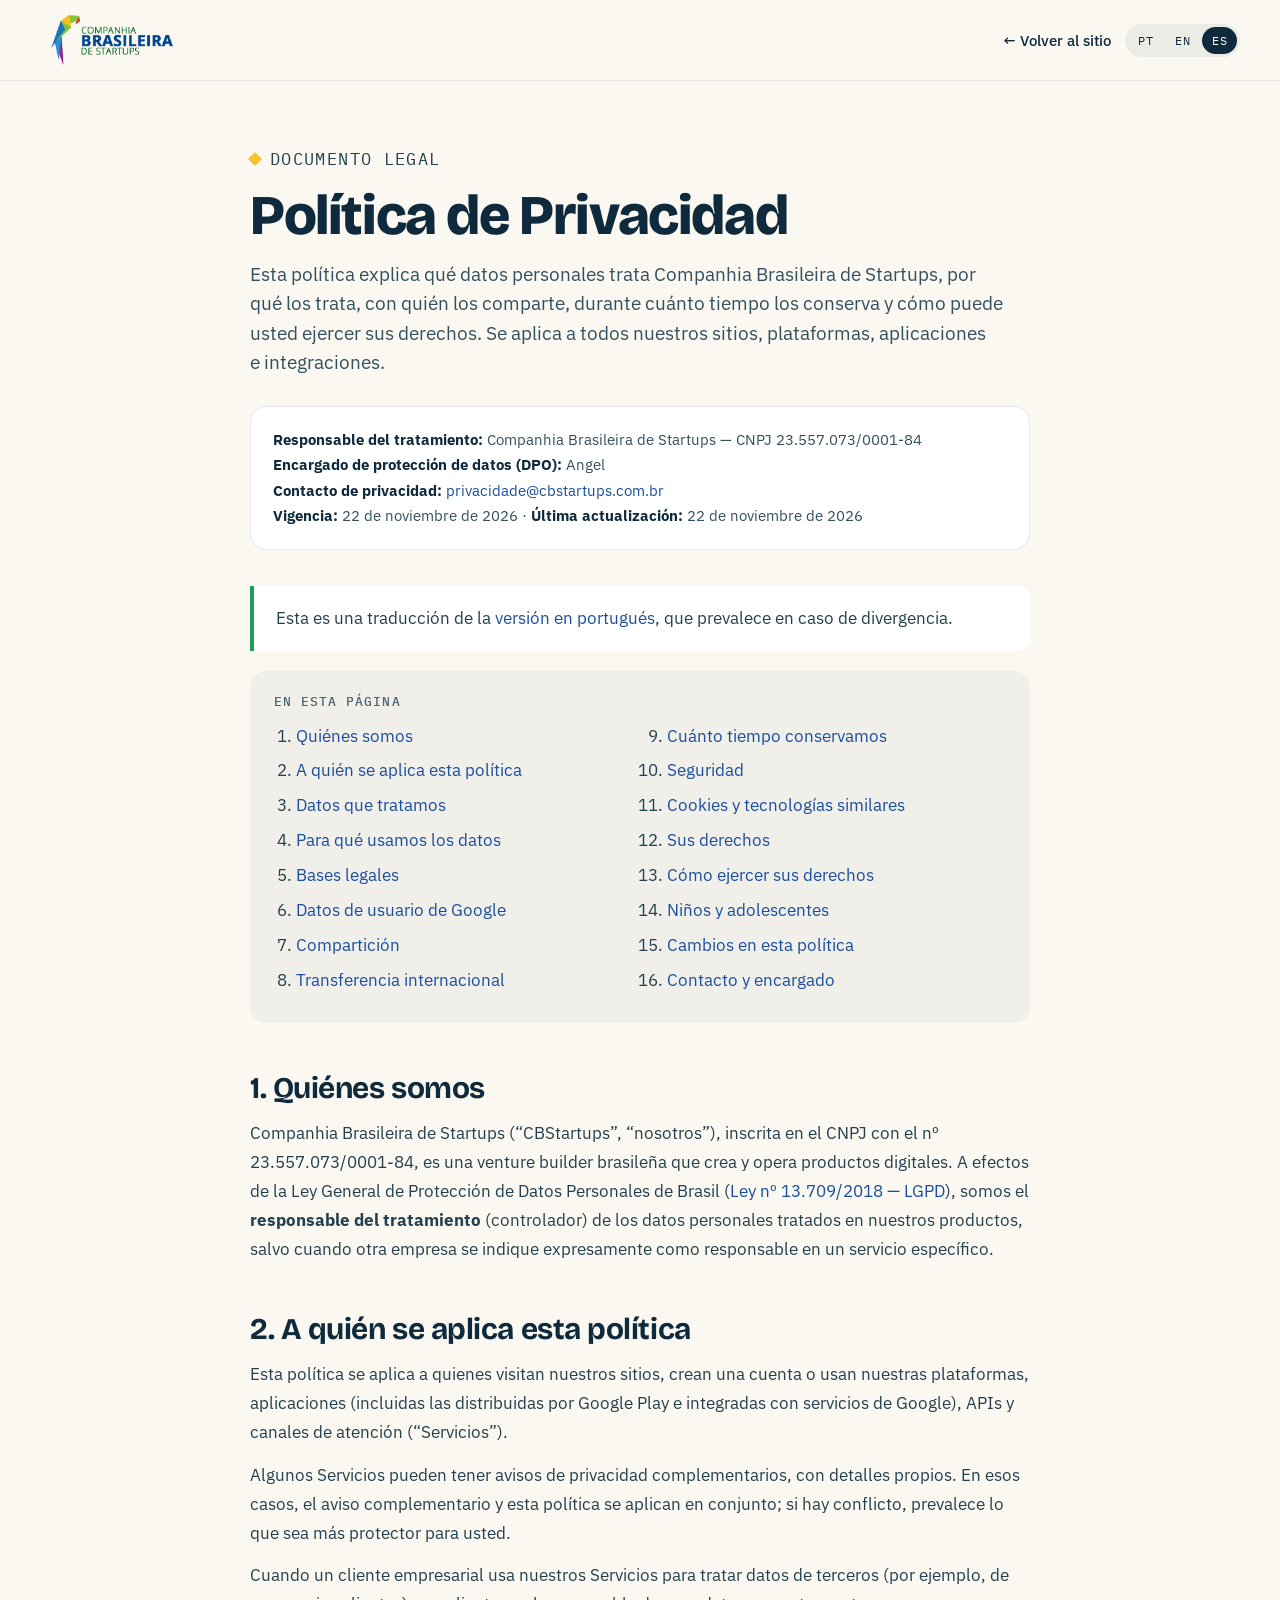
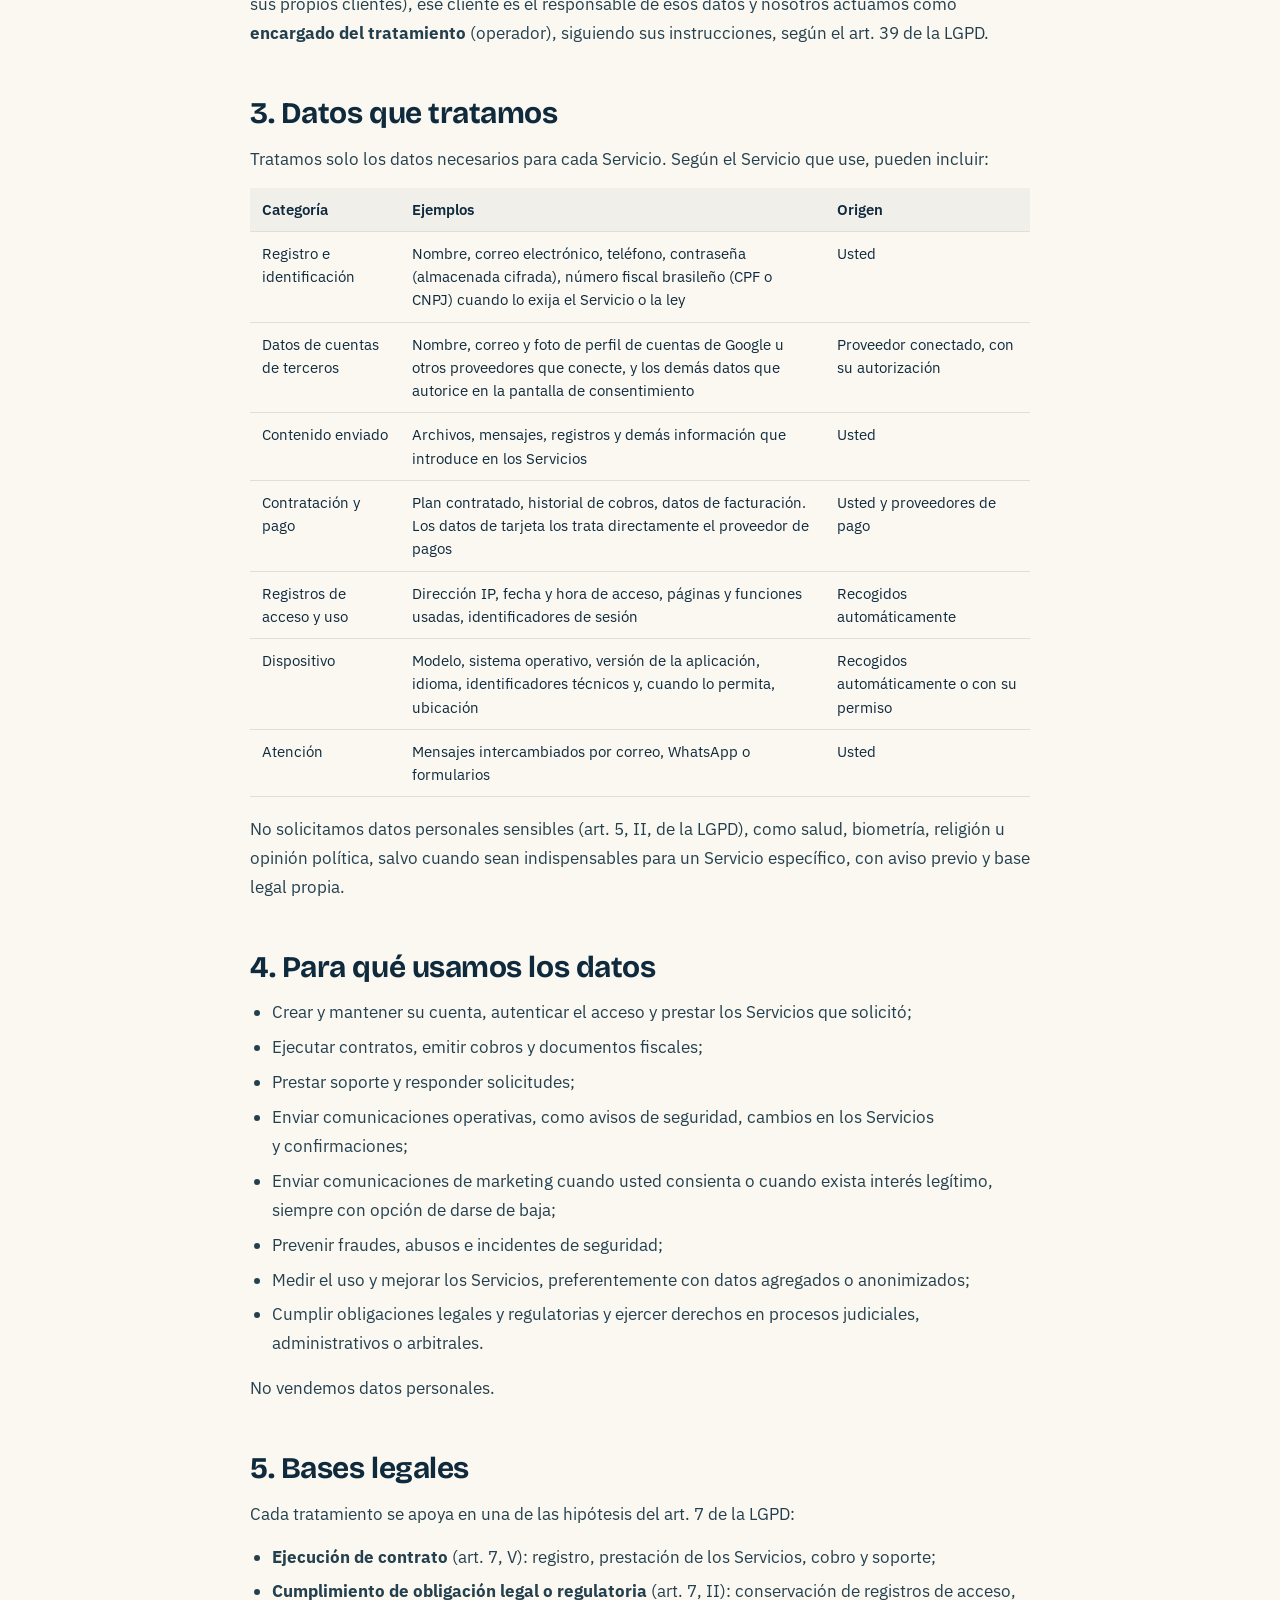
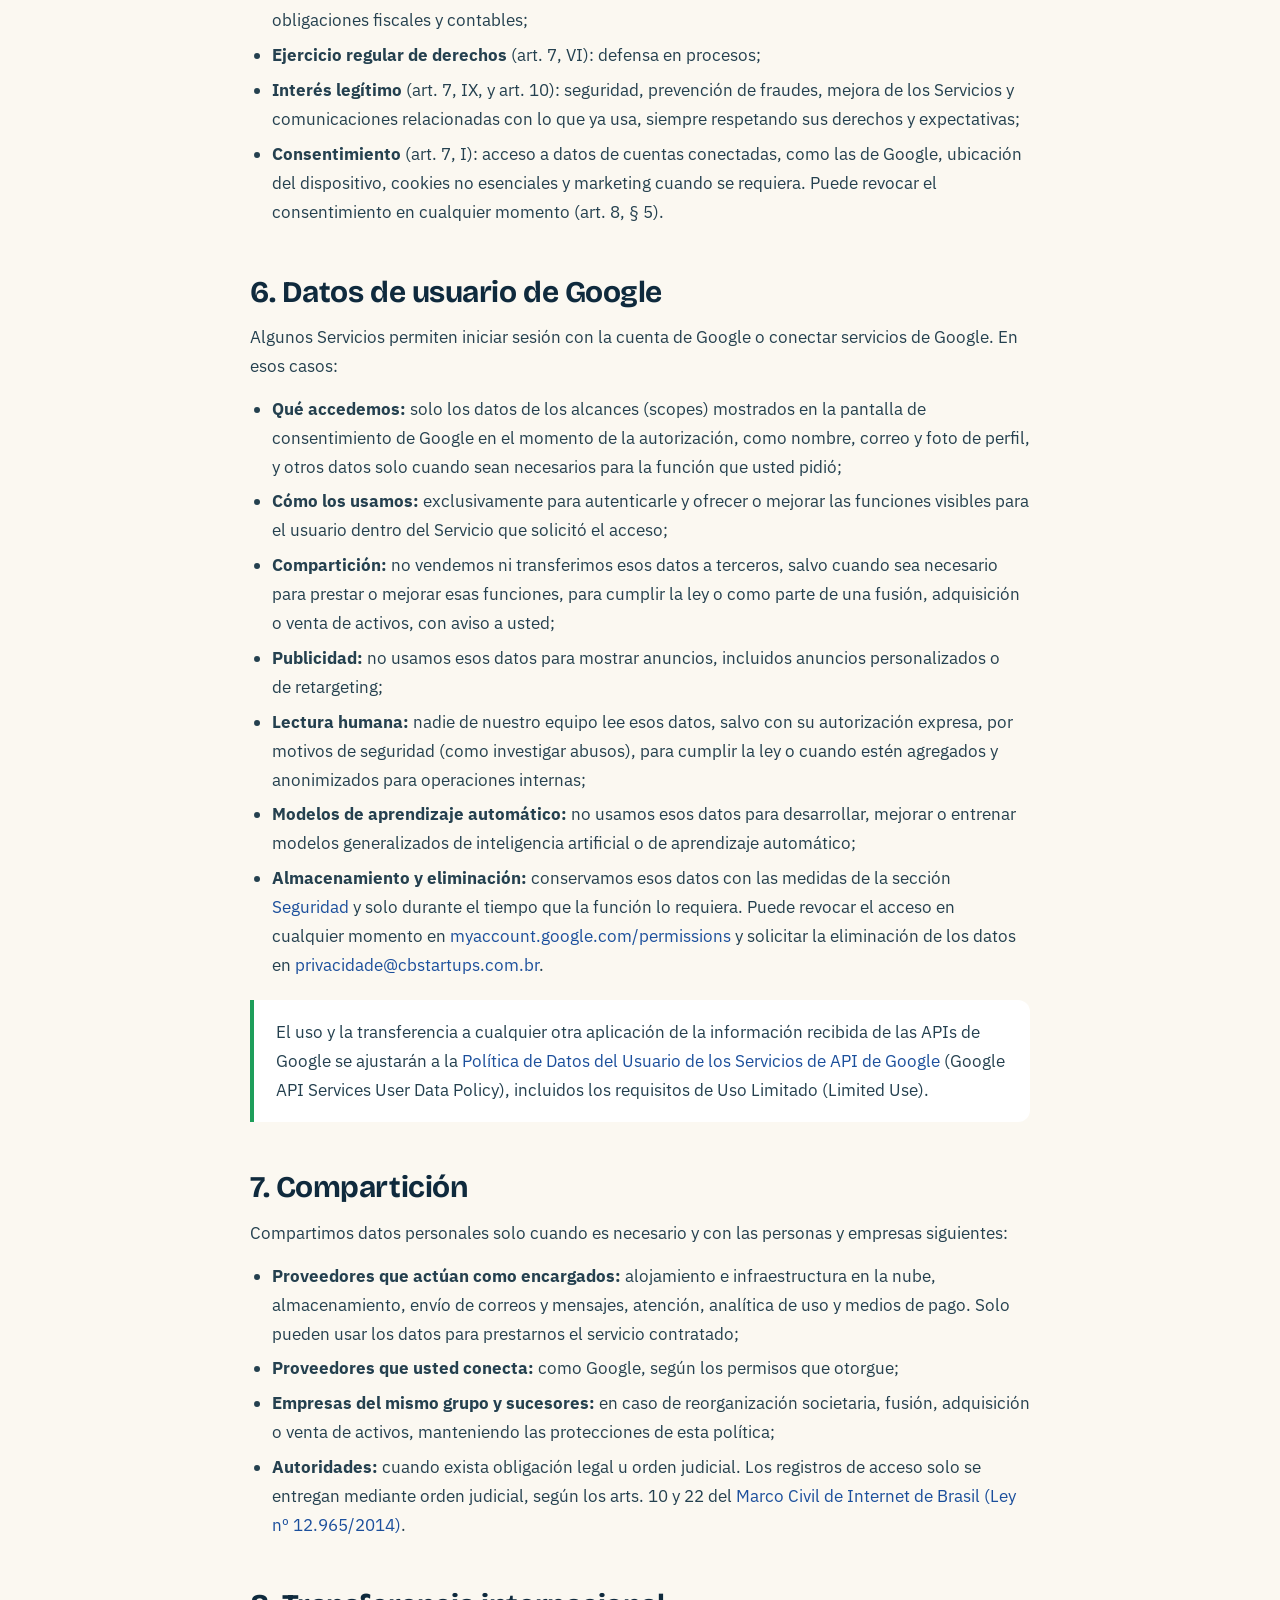
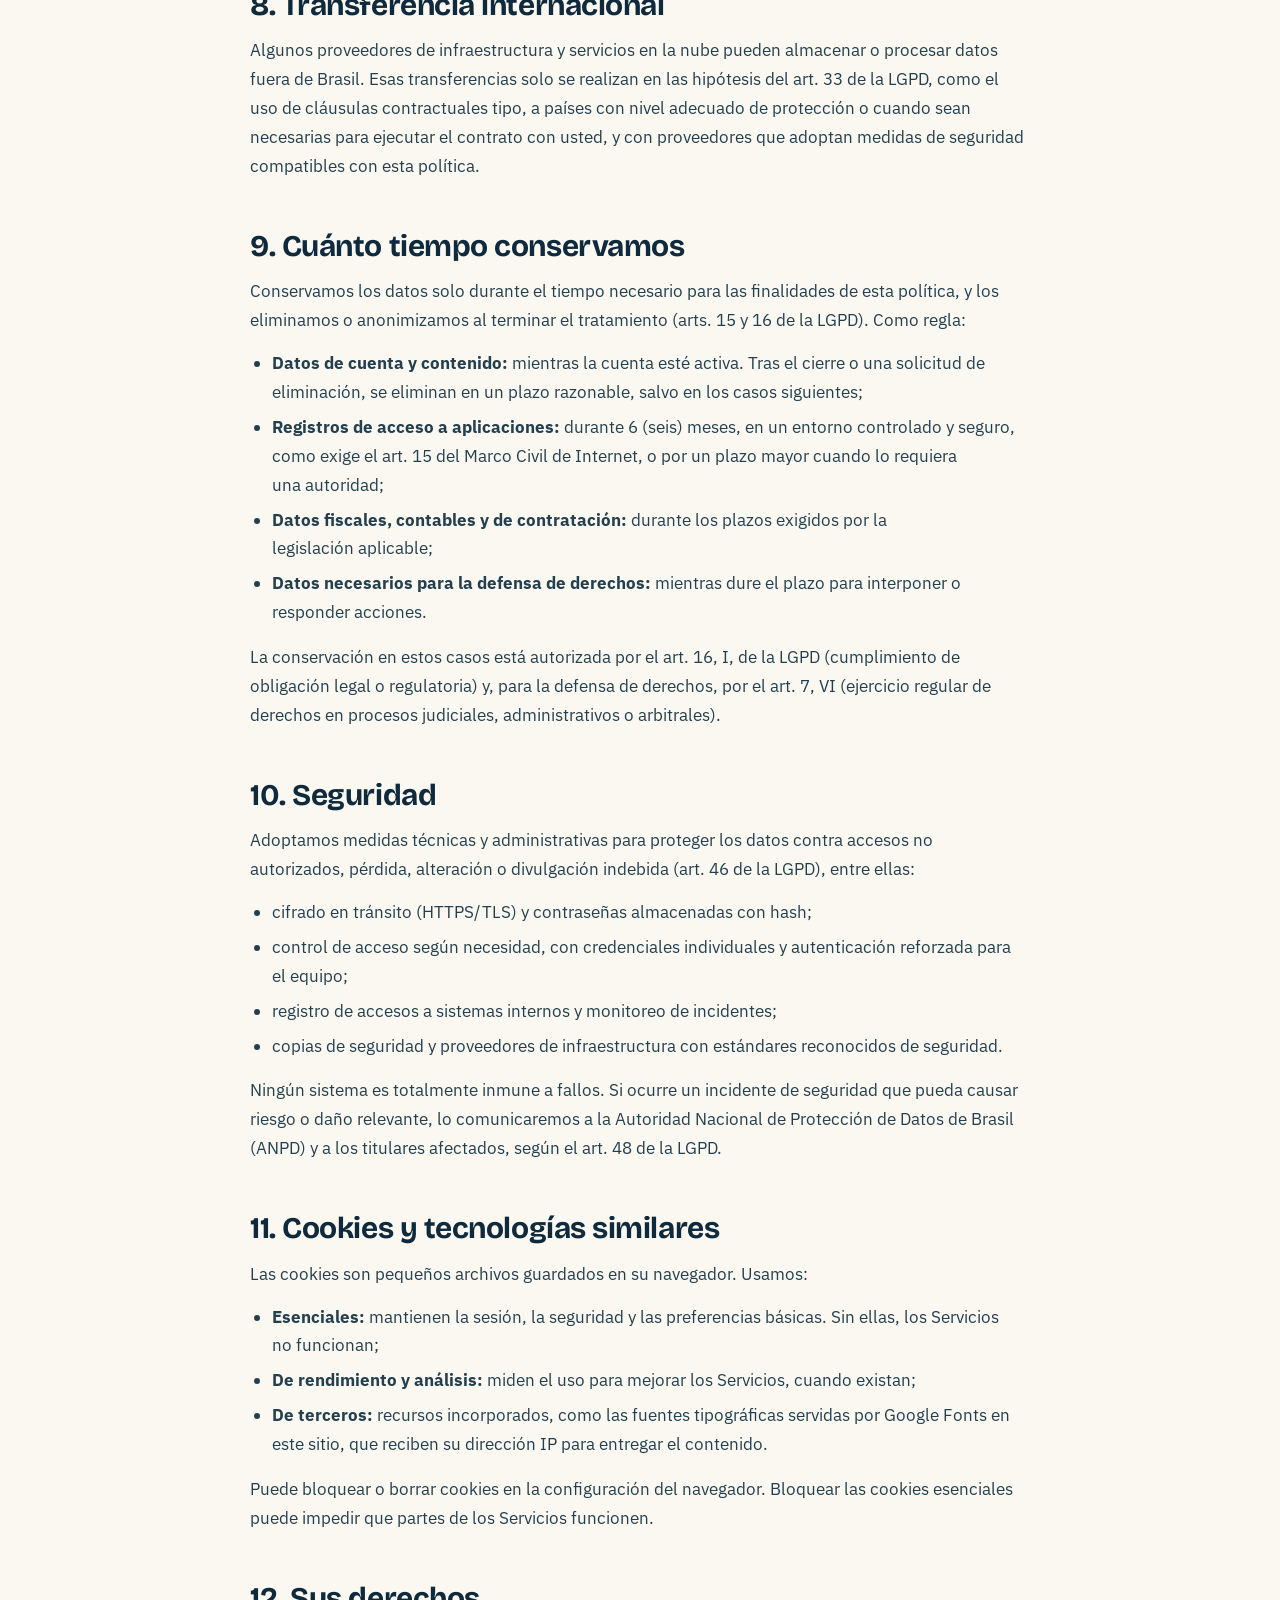
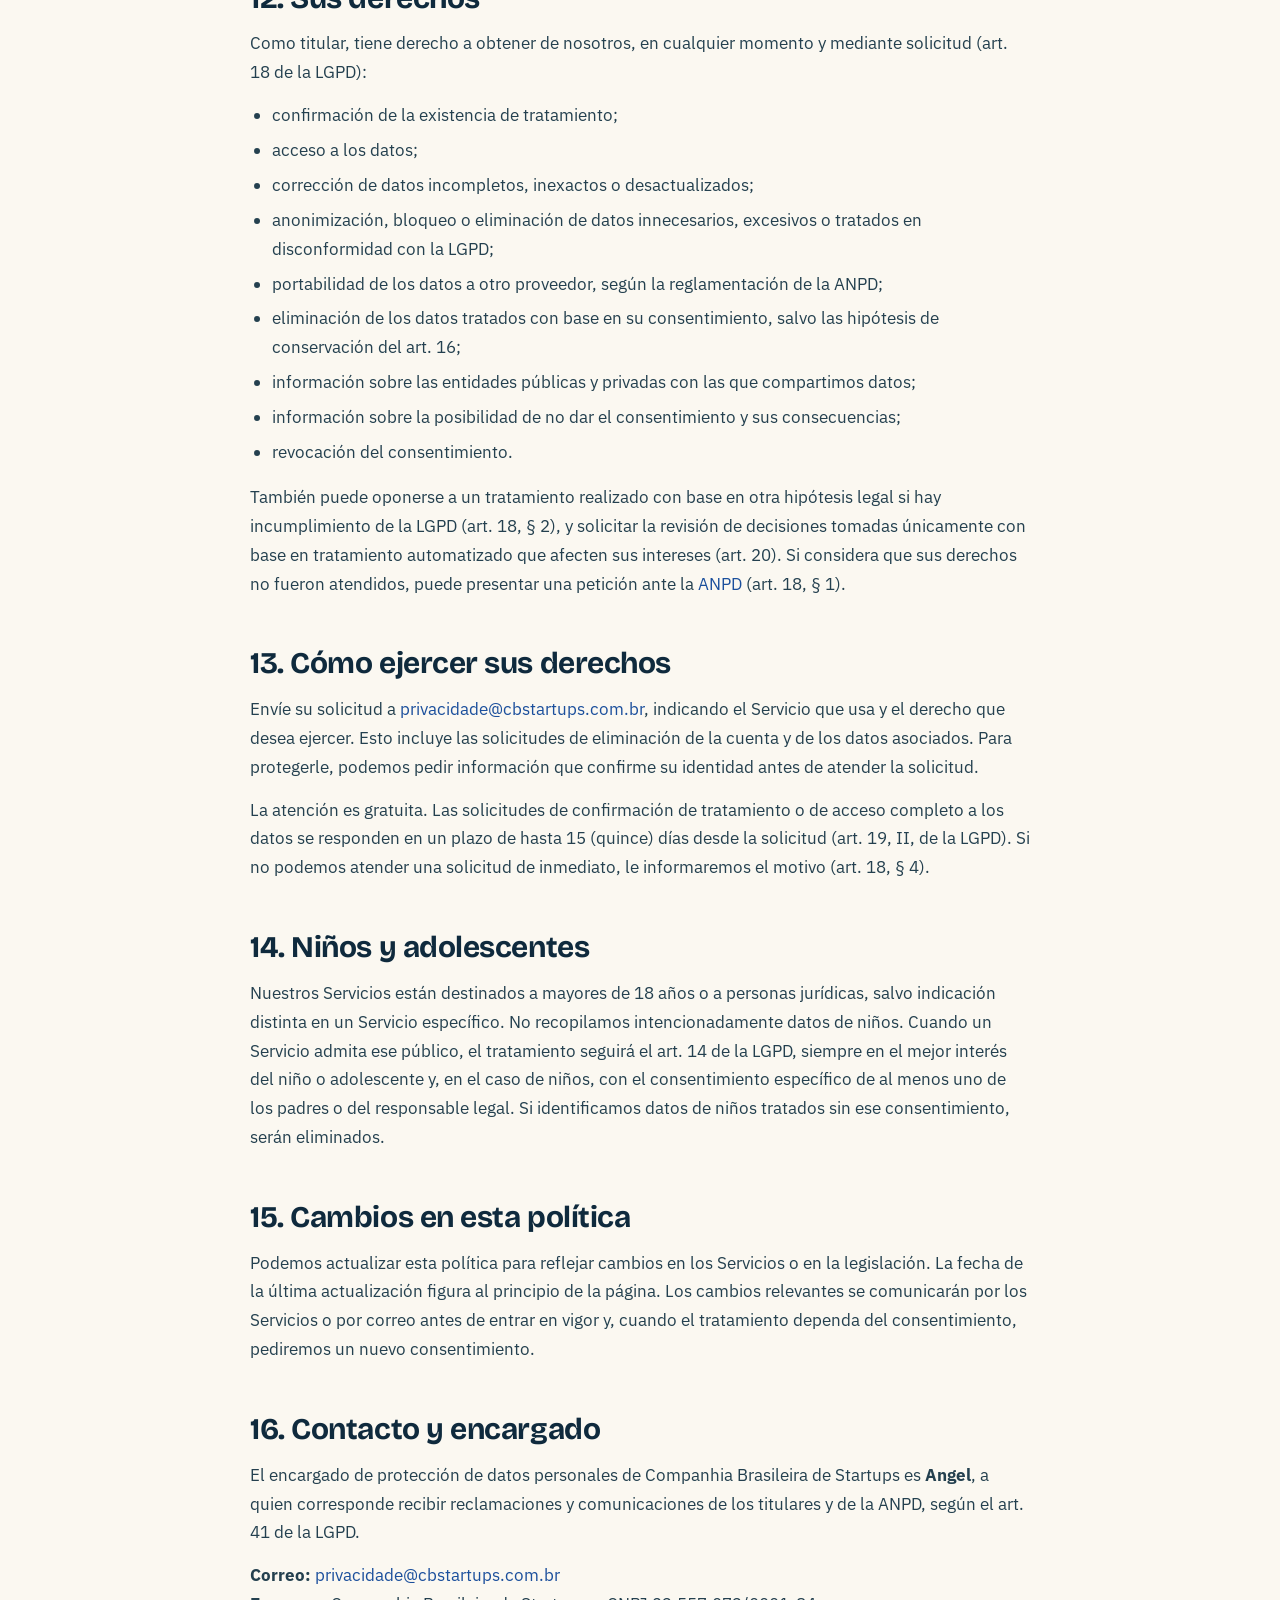
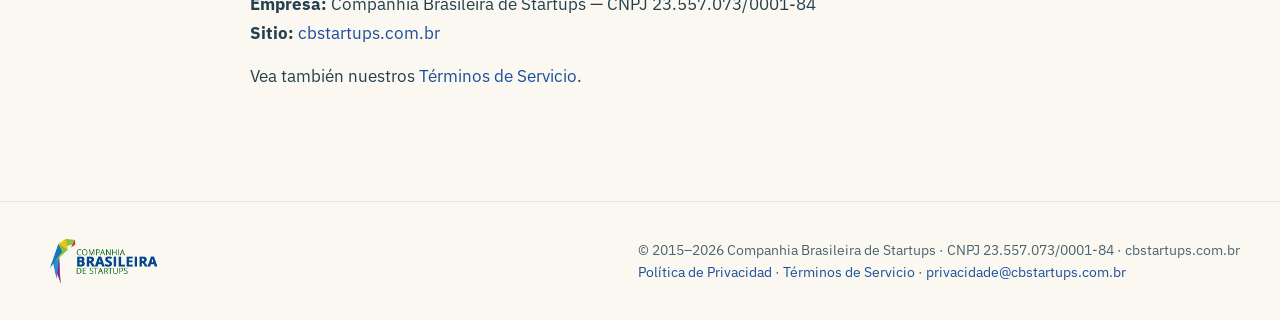
<file: es/privacidad/index.html>
<!DOCTYPE html>
<html lang="es">
<head>
<meta charset="utf-8">
<meta name="viewport" content="width=device-width, initial-scale=1">
<title>Política de Privacidad — Companhia Brasileira de Startups</title>
<meta name="description" content="Cómo Companhia Brasileira de Startups recopila, usa, comparte y protege datos personales en sus sitios, plataformas y aplicaciones, conforme a la LGPD de Brasil.">
<meta name="robots" content="index, follow">
<link rel="canonical" href="https://cbstartups.com.br/es/privacidad/">
<link rel="alternate" hreflang="pt-BR" href="https://cbstartups.com.br/privacidade/">
<link rel="alternate" hreflang="en" href="https://cbstartups.com.br/en/privacy/">
<link rel="alternate" hreflang="es" href="https://cbstartups.com.br/es/privacidad/">
<link rel="alternate" hreflang="x-default" href="https://cbstartups.com.br/privacidade/">
<meta property="og:type" content="website">
<meta property="og:site_name" content="Companhia Brasileira de Startups">
<meta property="og:title" content="Política de Privacidad — Companhia Brasileira de Startups">
<meta property="og:url" content="https://cbstartups.com.br/es/privacidad/">
<meta property="og:image" content="https://cbstartups.com.br/assets/logo-cbstartups.png">
<meta property="og:locale" content="es_ES">
<link rel="icon" href="../../assets/logo-cbstartups.png">
<link rel="preconnect" href="https://fonts.googleapis.com">
<link rel="preconnect" href="https://fonts.gstatic.com" crossorigin="">
<link href="https://fonts.googleapis.com/css2?family=Bricolage+Grotesque:opsz,wght@12..96,500;12..96,700;12..96,800&amp;family=IBM+Plex+Sans:wght@400;500;600&amp;family=IBM+Plex+Mono:wght@500&amp;display=swap" rel="stylesheet">
<link rel="stylesheet" href="../../assets/legal.css">
</head>
<body>

<header class="site-header">
  <div class="site-header-inner">
    <a href="../" aria-label="Companhia Brasileira de Startups — inicio"><img src="../../assets/logo-cbstartups.png" alt="Companhia Brasileira de Startups" width="155" height="55"></a>
    <div class="header-actions">
      <a href="../" class="back-link">← Volver al sitio</a>
      <div role="group" aria-label="Idioma" class="lang-switch">
        <a href="../../privacidade/" hreflang="pt-BR">PT</a>
        <a href="../../en/privacy/" hreflang="en">EN</a>
        <a href="./" hreflang="es" aria-current="page">ES</a>
      </div>
    </div>
  </div>
</header>

<main class="legal">
  <p class="eyebrow">Documento legal</p>
  <h1>Política de Privacidad</h1>
  <p class="lead">Esta política explica qué datos personales trata Companhia Brasileira de Startups, por qué los trata, con quién los comparte, durante cuánto tiempo los conserva y cómo puede usted ejercer sus derechos. Se aplica a todos nuestros sitios, plataformas, aplicaciones e integraciones.</p>

  <div class="meta">
    <strong>Responsable del tratamiento:</strong> Companhia Brasileira de Startups — CNPJ 23.557.073/0001-84<br>
    <strong>Encargado de protección de datos (DPO):</strong> Angel<br>
    <strong>Contacto de privacidad:</strong> <a href="mailto:privacidade@cbstartups.com.br">privacidade@cbstartups.com.br</a><br>
    <strong>Vigencia:</strong> 22 de noviembre de 2026 · <strong>Última actualización:</strong> 22 de noviembre de 2026
  </div>

  <div class="callout">
    <p>Esta es una traducción de la <a href="../../privacidade/">versión en portugués</a>, que prevalece en caso de divergencia.</p>
  </div>

  <nav class="toc" aria-labelledby="toc-title">
    <h2 id="toc-title">En esta página</h2>
    <ol>
      <li><a href="#quienes-somos">Quiénes somos</a></li>
      <li><a href="#alcance">A quién se aplica esta política</a></li>
      <li><a href="#datos-tratados">Datos que tratamos</a></li>
      <li><a href="#finalidades">Para qué usamos los datos</a></li>
      <li><a href="#bases-legales">Bases legales</a></li>
      <li><a href="#datos-google">Datos de usuario de Google</a></li>
      <li><a href="#comparticion">Compartición</a></li>
      <li><a href="#transferencia-internacional">Transferencia internacional</a></li>
      <li><a href="#conservacion">Cuánto tiempo conservamos</a></li>
      <li><a href="#seguridad">Seguridad</a></li>
      <li><a href="#cookies">Cookies y tecnologías similares</a></li>
      <li><a href="#derechos">Sus derechos</a></li>
      <li><a href="#como-ejercer">Cómo ejercer sus derechos</a></li>
      <li><a href="#menores">Niños y adolescentes</a></li>
      <li><a href="#cambios">Cambios en esta política</a></li>
      <li><a href="#contacto">Contacto y encargado</a></li>
    </ol>
  </nav>

  <section id="quienes-somos">
    <h2>1. Quiénes somos</h2>
    <p>Companhia Brasileira de Startups (“CBStartups”, “nosotros”), inscrita en el CNPJ con el nº 23.557.073/0001-84, es una venture builder brasileña que crea y opera productos digitales. A efectos de la Ley General de Protección de Datos Personales de Brasil (<a href="https://www.planalto.gov.br/ccivil_03/_ato2015-2018/2018/lei/l13709.htm" target="_blank" rel="noopener">Ley nº 13.709/2018 — LGPD</a>), somos el <strong>responsable del tratamiento</strong> (controlador) de los datos personales tratados en nuestros productos, salvo cuando otra empresa se indique expresamente como responsable en un servicio específico.</p>
  </section>

  <section id="alcance">
    <h2>2. A quién se aplica esta política</h2>
    <p>Esta política se aplica a quienes visitan nuestros sitios, crean una cuenta o usan nuestras plataformas, aplicaciones (incluidas las distribuidas por Google Play e integradas con servicios de Google), APIs y canales de atención (“Servicios”).</p>
    <p>Algunos Servicios pueden tener avisos de privacidad complementarios, con detalles propios. En esos casos, el aviso complementario y esta política se aplican en conjunto; si hay conflicto, prevalece lo que sea más protector para usted.</p>
    <p>Cuando un cliente empresarial usa nuestros Servicios para tratar datos de terceros (por ejemplo, de sus propios clientes), ese cliente es el responsable de esos datos y nosotros actuamos como <strong>encargado del tratamiento</strong> (operador), siguiendo sus instrucciones, según el art. 39 de la LGPD.</p>
  </section>

  <section id="datos-tratados">
    <h2>3. Datos que tratamos</h2>
    <p>Tratamos solo los datos necesarios para cada Servicio. Según el Servicio que use, pueden incluir:</p>
    <div class="table-wrap">
      <table>
        <thead><tr><th scope="col">Categoría</th><th scope="col">Ejemplos</th><th scope="col">Origen</th></tr></thead>
        <tbody>
          <tr><td>Registro e identificación</td><td>Nombre, correo electrónico, teléfono, contraseña (almacenada cifrada), número fiscal brasileño (CPF o CNPJ) cuando lo exija el Servicio o la ley</td><td>Usted</td></tr>
          <tr><td>Datos de cuentas de terceros</td><td>Nombre, correo y foto de perfil de cuentas de Google u otros proveedores que conecte, y los demás datos que autorice en la pantalla de consentimiento</td><td>Proveedor conectado, con su autorización</td></tr>
          <tr><td>Contenido enviado</td><td>Archivos, mensajes, registros y demás información que introduce en los Servicios</td><td>Usted</td></tr>
          <tr><td>Contratación y pago</td><td>Plan contratado, historial de cobros, datos de facturación. Los datos de tarjeta los trata directamente el proveedor de pagos</td><td>Usted y proveedores de pago</td></tr>
          <tr><td>Registros de acceso y uso</td><td>Dirección IP, fecha y hora de acceso, páginas y funciones usadas, identificadores de sesión</td><td>Recogidos automáticamente</td></tr>
          <tr><td>Dispositivo</td><td>Modelo, sistema operativo, versión de la aplicación, idioma, identificadores técnicos y, cuando lo permita, ubicación</td><td>Recogidos automáticamente o con su permiso</td></tr>
          <tr><td>Atención</td><td>Mensajes intercambiados por correo, WhatsApp o formularios</td><td>Usted</td></tr>
        </tbody>
      </table>
    </div>
    <p>No solicitamos datos personales sensibles (art. 5, II, de la LGPD), como salud, biometría, religión u opinión política, salvo cuando sean indispensables para un Servicio específico, con aviso previo y base legal propia.</p>
  </section>

  <section id="finalidades">
    <h2>4. Para qué usamos los datos</h2>
    <ul>
      <li>Crear y mantener su cuenta, autenticar el acceso y prestar los Servicios que solicitó;</li>
      <li>Ejecutar contratos, emitir cobros y documentos fiscales;</li>
      <li>Prestar soporte y responder solicitudes;</li>
      <li>Enviar comunicaciones operativas, como avisos de seguridad, cambios en los Servicios y confirmaciones;</li>
      <li>Enviar comunicaciones de marketing cuando usted consienta o cuando exista interés legítimo, siempre con opción de darse de baja;</li>
      <li>Prevenir fraudes, abusos e incidentes de seguridad;</li>
      <li>Medir el uso y mejorar los Servicios, preferentemente con datos agregados o anonimizados;</li>
      <li>Cumplir obligaciones legales y regulatorias y ejercer derechos en procesos judiciales, administrativos o arbitrales.</li>
    </ul>
    <p>No vendemos datos personales.</p>
  </section>

  <section id="bases-legales">
    <h2>5. Bases legales</h2>
    <p>Cada tratamiento se apoya en una de las hipótesis del art. 7 de la LGPD:</p>
    <ul>
      <li><strong>Ejecución de contrato</strong> (art. 7, V): registro, prestación de los Servicios, cobro y soporte;</li>
      <li><strong>Cumplimiento de obligación legal o regulatoria</strong> (art. 7, II): conservación de registros de acceso, obligaciones fiscales y contables;</li>
      <li><strong>Ejercicio regular de derechos</strong> (art. 7, VI): defensa en procesos;</li>
      <li><strong>Interés legítimo</strong> (art. 7, IX, y art. 10): seguridad, prevención de fraudes, mejora de los Servicios y comunicaciones relacionadas con lo que ya usa, siempre respetando sus derechos y expectativas;</li>
      <li><strong>Consentimiento</strong> (art. 7, I): acceso a datos de cuentas conectadas, como las de Google, ubicación del dispositivo, cookies no esenciales y marketing cuando se requiera. Puede revocar el consentimiento en cualquier momento (art. 8, § 5).</li>
    </ul>
  </section>

  <section id="datos-google">
    <h2>6. Datos de usuario de Google</h2>
    <p>Algunos Servicios permiten iniciar sesión con la cuenta de Google o conectar servicios de Google. En esos casos:</p>
    <ul>
      <li><strong>Qué accedemos:</strong> solo los datos de los alcances (scopes) mostrados en la pantalla de consentimiento de Google en el momento de la autorización, como nombre, correo y foto de perfil, y otros datos solo cuando sean necesarios para la función que usted pidió;</li>
      <li><strong>Cómo los usamos:</strong> exclusivamente para autenticarle y ofrecer o mejorar las funciones visibles para el usuario dentro del Servicio que solicitó el acceso;</li>
      <li><strong>Compartición:</strong> no vendemos ni transferimos esos datos a terceros, salvo cuando sea necesario para prestar o mejorar esas funciones, para cumplir la ley o como parte de una fusión, adquisición o venta de activos, con aviso a usted;</li>
      <li><strong>Publicidad:</strong> no usamos esos datos para mostrar anuncios, incluidos anuncios personalizados o de retargeting;</li>
      <li><strong>Lectura humana:</strong> nadie de nuestro equipo lee esos datos, salvo con su autorización expresa, por motivos de seguridad (como investigar abusos), para cumplir la ley o cuando estén agregados y anonimizados para operaciones internas;</li>
      <li><strong>Modelos de aprendizaje automático:</strong> no usamos esos datos para desarrollar, mejorar o entrenar modelos generalizados de inteligencia artificial o de aprendizaje automático;</li>
      <li><strong>Almacenamiento y eliminación:</strong> conservamos esos datos con las medidas de la sección <a href="#seguridad">Seguridad</a> y solo durante el tiempo que la función lo requiera. Puede revocar el acceso en cualquier momento en <a href="https://myaccount.google.com/permissions" target="_blank" rel="noopener">myaccount.google.com/permissions</a> y solicitar la eliminación de los datos en <a href="mailto:privacidade@cbstartups.com.br">privacidade@cbstartups.com.br</a>.</li>
    </ul>
    <div class="callout">
      <p>El uso y la transferencia a cualquier otra aplicación de la información recibida de las APIs de Google se ajustarán a la <a href="https://developers.google.com/terms/api-services-user-data-policy" target="_blank" rel="noopener">Política de Datos del Usuario de los Servicios de API de Google</a> (Google API Services User Data Policy), incluidos los requisitos de Uso Limitado (Limited Use).</p>
    </div>
  </section>

  <section id="comparticion">
    <h2>7. Compartición</h2>
    <p>Compartimos datos personales solo cuando es necesario y con las personas y empresas siguientes:</p>
    <ul>
      <li><strong>Proveedores que actúan como encargados:</strong> alojamiento e infraestructura en la nube, almacenamiento, envío de correos y mensajes, atención, analítica de uso y medios de pago. Solo pueden usar los datos para prestarnos el servicio contratado;</li>
      <li><strong>Proveedores que usted conecta:</strong> como Google, según los permisos que otorgue;</li>
      <li><strong>Empresas del mismo grupo y sucesores:</strong> en caso de reorganización societaria, fusión, adquisición o venta de activos, manteniendo las protecciones de esta política;</li>
      <li><strong>Autoridades:</strong> cuando exista obligación legal u orden judicial. Los registros de acceso solo se entregan mediante orden judicial, según los arts. 10 y 22 del <a href="https://www.planalto.gov.br/ccivil_03/_ato2011-2014/2014/lei/l12965.htm" target="_blank" rel="noopener">Marco Civil de Internet de Brasil (Ley nº 12.965/2014)</a>.</li>
    </ul>
  </section>

  <section id="transferencia-internacional">
    <h2>8. Transferencia internacional</h2>
    <p>Algunos proveedores de infraestructura y servicios en la nube pueden almacenar o procesar datos fuera de Brasil. Esas transferencias solo se realizan en las hipótesis del art. 33 de la LGPD, como el uso de cláusulas contractuales tipo, a países con nivel adecuado de protección o cuando sean necesarias para ejecutar el contrato con usted, y con proveedores que adoptan medidas de seguridad compatibles con esta política.</p>
  </section>

  <section id="conservacion">
    <h2>9. Cuánto tiempo conservamos</h2>
    <p>Conservamos los datos solo durante el tiempo necesario para las finalidades de esta política, y los eliminamos o anonimizamos al terminar el tratamiento (arts. 15 y 16 de la LGPD). Como regla:</p>
    <ul>
      <li><strong>Datos de cuenta y contenido:</strong> mientras la cuenta esté activa. Tras el cierre o una solicitud de eliminación, se eliminan en un plazo razonable, salvo en los casos siguientes;</li>
      <li><strong>Registros de acceso a aplicaciones:</strong> durante 6 (seis) meses, en un entorno controlado y seguro, como exige el art. 15 del Marco Civil de Internet, o por un plazo mayor cuando lo requiera una autoridad;</li>
      <li><strong>Datos fiscales, contables y de contratación:</strong> durante los plazos exigidos por la legislación aplicable;</li>
      <li><strong>Datos necesarios para la defensa de derechos:</strong> mientras dure el plazo para interponer o responder acciones.</li>
    </ul>
    <p>La conservación en estos casos está autorizada por el art. 16, I, de la LGPD (cumplimiento de obligación legal o regulatoria) y, para la defensa de derechos, por el art. 7, VI (ejercicio regular de derechos en procesos judiciales, administrativos o arbitrales).</p>
  </section>

  <section id="seguridad">
    <h2>10. Seguridad</h2>
    <p>Adoptamos medidas técnicas y administrativas para proteger los datos contra accesos no autorizados, pérdida, alteración o divulgación indebida (art. 46 de la LGPD), entre ellas:</p>
    <ul>
      <li>cifrado en tránsito (HTTPS/TLS) y contraseñas almacenadas con hash;</li>
      <li>control de acceso según necesidad, con credenciales individuales y autenticación reforzada para el equipo;</li>
      <li>registro de accesos a sistemas internos y monitoreo de incidentes;</li>
      <li>copias de seguridad y proveedores de infraestructura con estándares reconocidos de seguridad.</li>
    </ul>
    <p>Ningún sistema es totalmente inmune a fallos. Si ocurre un incidente de seguridad que pueda causar riesgo o daño relevante, lo comunicaremos a la Autoridad Nacional de Protección de Datos de Brasil (ANPD) y a los titulares afectados, según el art. 48 de la LGPD.</p>
  </section>

  <section id="cookies">
    <h2>11. Cookies y tecnologías similares</h2>
    <p>Las cookies son pequeños archivos guardados en su navegador. Usamos:</p>
    <ul>
      <li><strong>Esenciales:</strong> mantienen la sesión, la seguridad y las preferencias básicas. Sin ellas, los Servicios no funcionan;</li>
      <li><strong>De rendimiento y análisis:</strong> miden el uso para mejorar los Servicios, cuando existan;</li>
      <li><strong>De terceros:</strong> recursos incorporados, como las fuentes tipográficas servidas por Google Fonts en este sitio, que reciben su dirección IP para entregar el contenido.</li>
    </ul>
    <p>Puede bloquear o borrar cookies en la configuración del navegador. Bloquear las cookies esenciales puede impedir que partes de los Servicios funcionen.</p>
  </section>

  <section id="derechos">
    <h2>12. Sus derechos</h2>
    <p>Como titular, tiene derecho a obtener de nosotros, en cualquier momento y mediante solicitud (art. 18 de la LGPD):</p>
    <ul>
      <li>confirmación de la existencia de tratamiento;</li>
      <li>acceso a los datos;</li>
      <li>corrección de datos incompletos, inexactos o desactualizados;</li>
      <li>anonimización, bloqueo o eliminación de datos innecesarios, excesivos o tratados en disconformidad con la LGPD;</li>
      <li>portabilidad de los datos a otro proveedor, según la reglamentación de la ANPD;</li>
      <li>eliminación de los datos tratados con base en su consentimiento, salvo las hipótesis de conservación del art. 16;</li>
      <li>información sobre las entidades públicas y privadas con las que compartimos datos;</li>
      <li>información sobre la posibilidad de no dar el consentimiento y sus consecuencias;</li>
      <li>revocación del consentimiento.</li>
    </ul>
    <p>También puede oponerse a un tratamiento realizado con base en otra hipótesis legal si hay incumplimiento de la LGPD (art. 18, § 2), y solicitar la revisión de decisiones tomadas únicamente con base en tratamiento automatizado que afecten sus intereses (art. 20). Si considera que sus derechos no fueron atendidos, puede presentar una petición ante la <a href="https://www.gov.br/anpd/" target="_blank" rel="noopener">ANPD</a> (art. 18, § 1).</p>
  </section>

  <section id="como-ejercer">
    <h2>13. Cómo ejercer sus derechos</h2>
    <p>Envíe su solicitud a <a href="mailto:privacidade@cbstartups.com.br">privacidade@cbstartups.com.br</a>, indicando el Servicio que usa y el derecho que desea ejercer. Esto incluye las solicitudes de eliminación de la cuenta y de los datos asociados. Para protegerle, podemos pedir información que confirme su identidad antes de atender la solicitud.</p>
    <p>La atención es gratuita. Las solicitudes de confirmación de tratamiento o de acceso completo a los datos se responden en un plazo de hasta 15 (quince) días desde la solicitud (art. 19, II, de la LGPD). Si no podemos atender una solicitud de inmediato, le informaremos el motivo (art. 18, § 4).</p>
  </section>

  <section id="menores">
    <h2>14. Niños y adolescentes</h2>
    <p>Nuestros Servicios están destinados a mayores de 18 años o a personas jurídicas, salvo indicación distinta en un Servicio específico. No recopilamos intencionadamente datos de niños. Cuando un Servicio admita ese público, el tratamiento seguirá el art. 14 de la LGPD, siempre en el mejor interés del niño o adolescente y, en el caso de niños, con el consentimiento específico de al menos uno de los padres o del responsable legal. Si identificamos datos de niños tratados sin ese consentimiento, serán eliminados.</p>
  </section>

  <section id="cambios">
    <h2>15. Cambios en esta política</h2>
    <p>Podemos actualizar esta política para reflejar cambios en los Servicios o en la legislación. La fecha de la última actualización figura al principio de la página. Los cambios relevantes se comunicarán por los Servicios o por correo antes de entrar en vigor y, cuando el tratamiento dependa del consentimiento, pediremos un nuevo consentimiento.</p>
  </section>

  <section id="contacto">
    <h2>16. Contacto y encargado</h2>
    <p>El encargado de protección de datos personales de Companhia Brasileira de Startups es <strong>Angel</strong>, a quien corresponde recibir reclamaciones y comunicaciones de los titulares y de la ANPD, según el art. 41 de la LGPD.</p>
    <p><strong>Correo:</strong> <a href="mailto:privacidade@cbstartups.com.br">privacidade@cbstartups.com.br</a><br>
    <strong>Empresa:</strong> Companhia Brasileira de Startups — CNPJ 23.557.073/0001-84<br>
    <strong>Sitio:</strong> <a href="https://cbstartups.com.br/es/">cbstartups.com.br</a></p>
    <p>Vea también nuestros <a href="../terminos/">Términos de Servicio</a>.</p>
  </section>
</main>

<footer class="site-footer">
  <div class="site-footer-inner">
    <img src="../../assets/logo-cbstartups.png" alt="Companhia Brasileira de Startups" width="130" height="46">
    <address>
      <span>© 2015–2026 Companhia Brasileira de Startups · CNPJ 23.557.073/0001-84 · cbstartups.com.br</span>
      <span><a href="./" aria-current="page">Política de Privacidad</a> · <a href="../terminos/">Términos de Servicio</a> · <a href="mailto:privacidade@cbstartups.com.br">privacidade@cbstartups.com.br</a></span>
    </address>
  </div>
</footer>

</body>
</html>
</file>
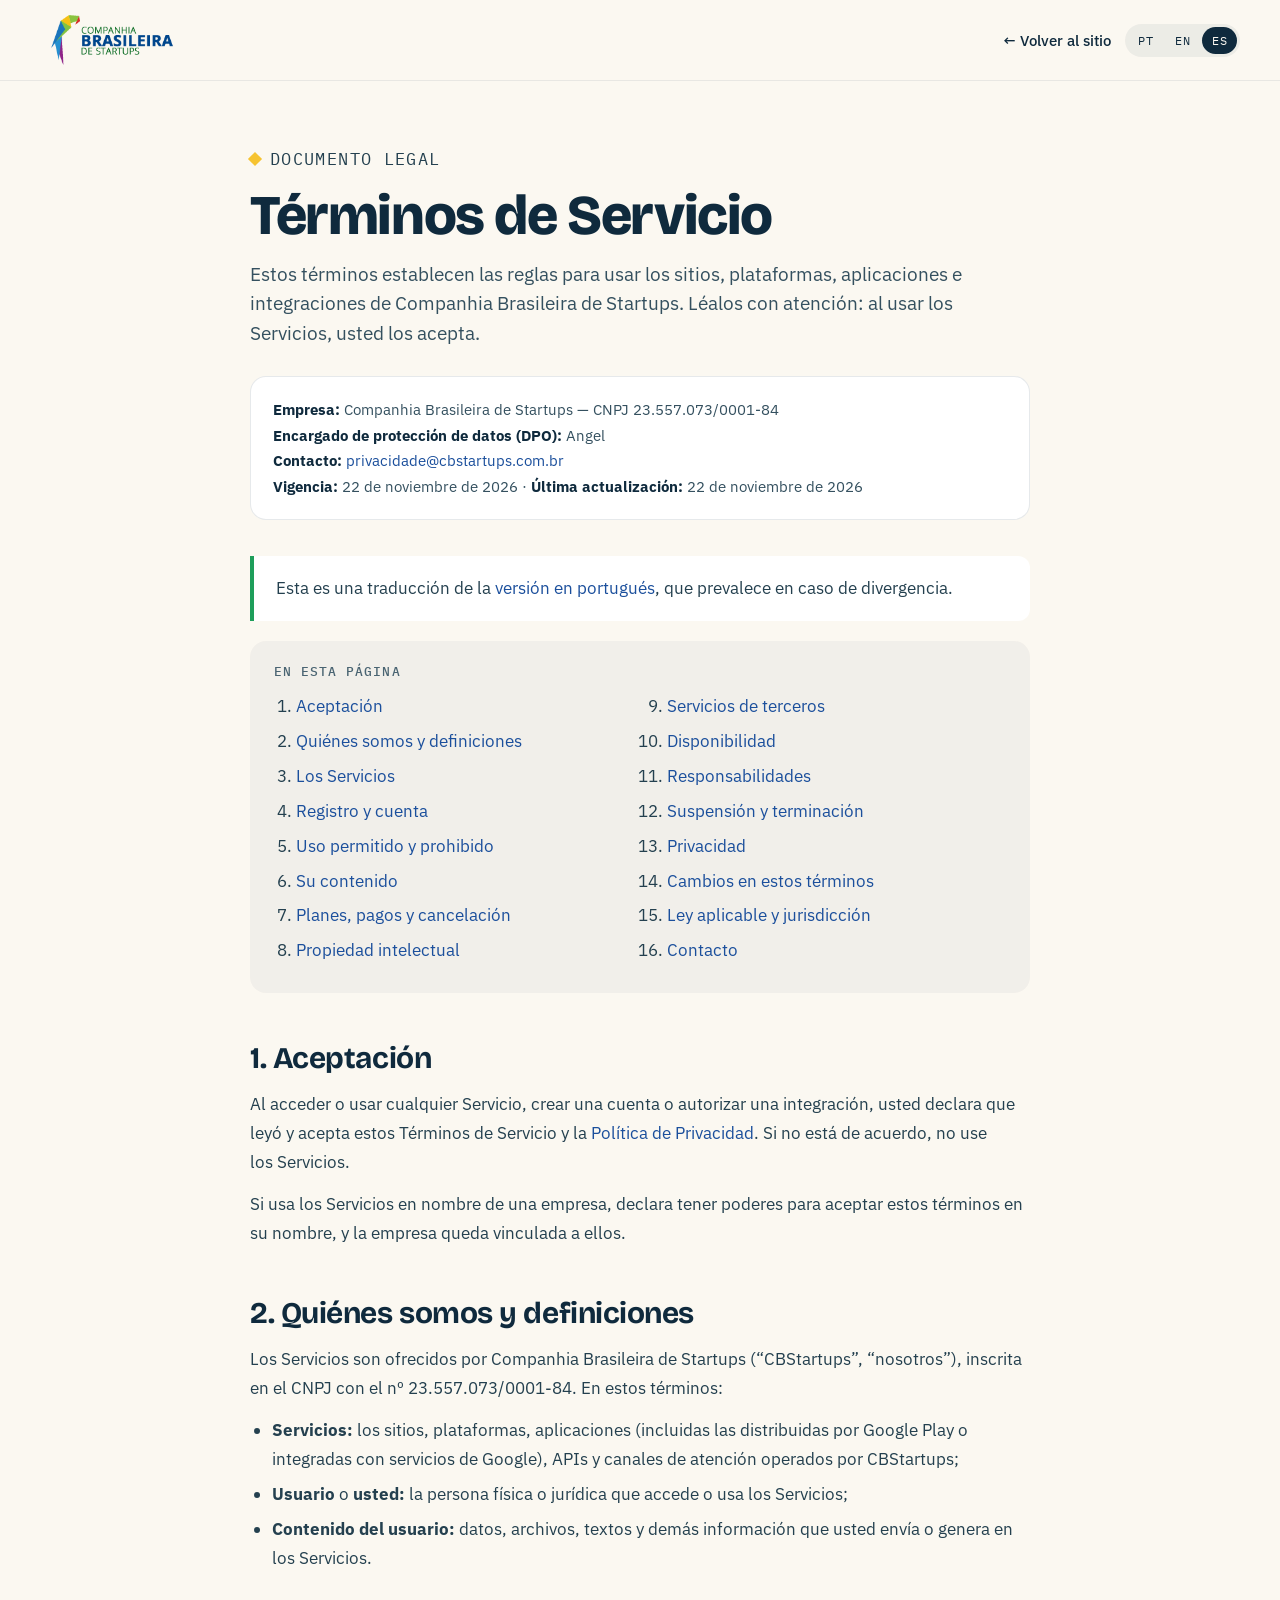
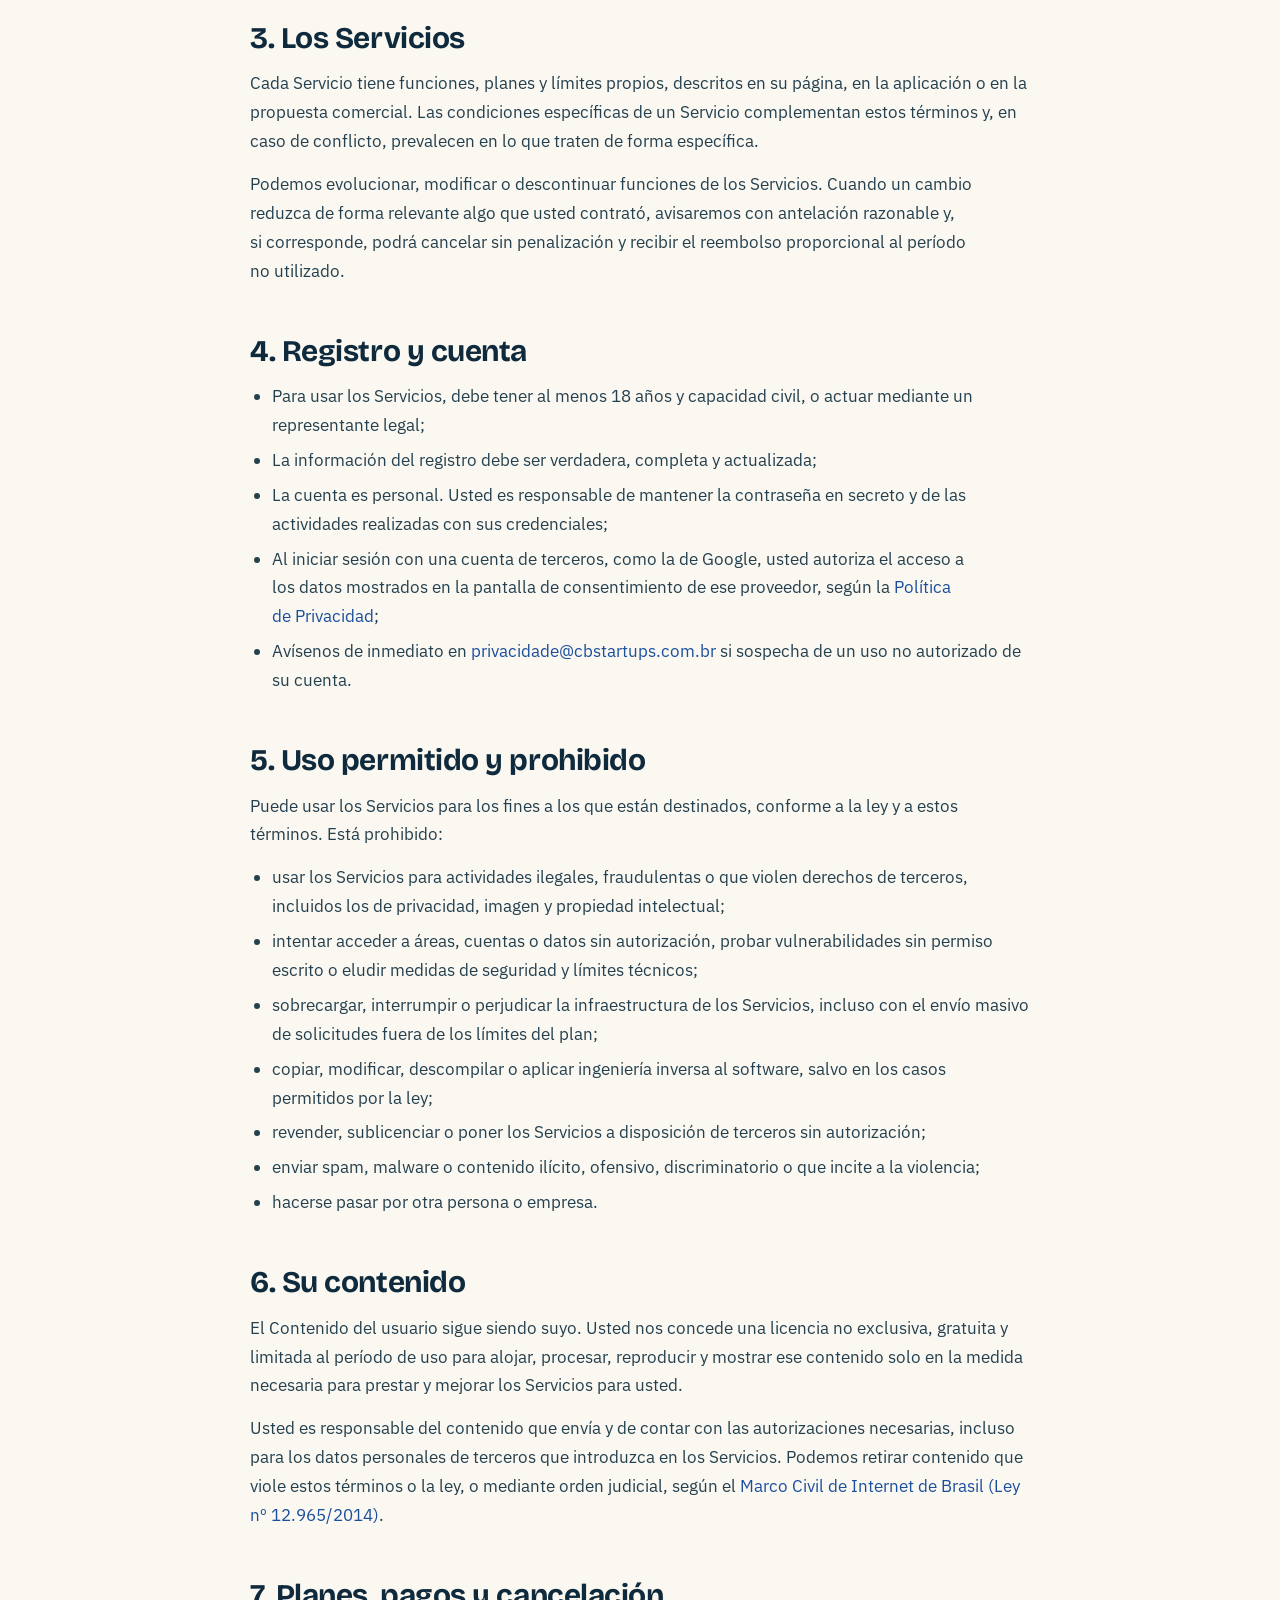
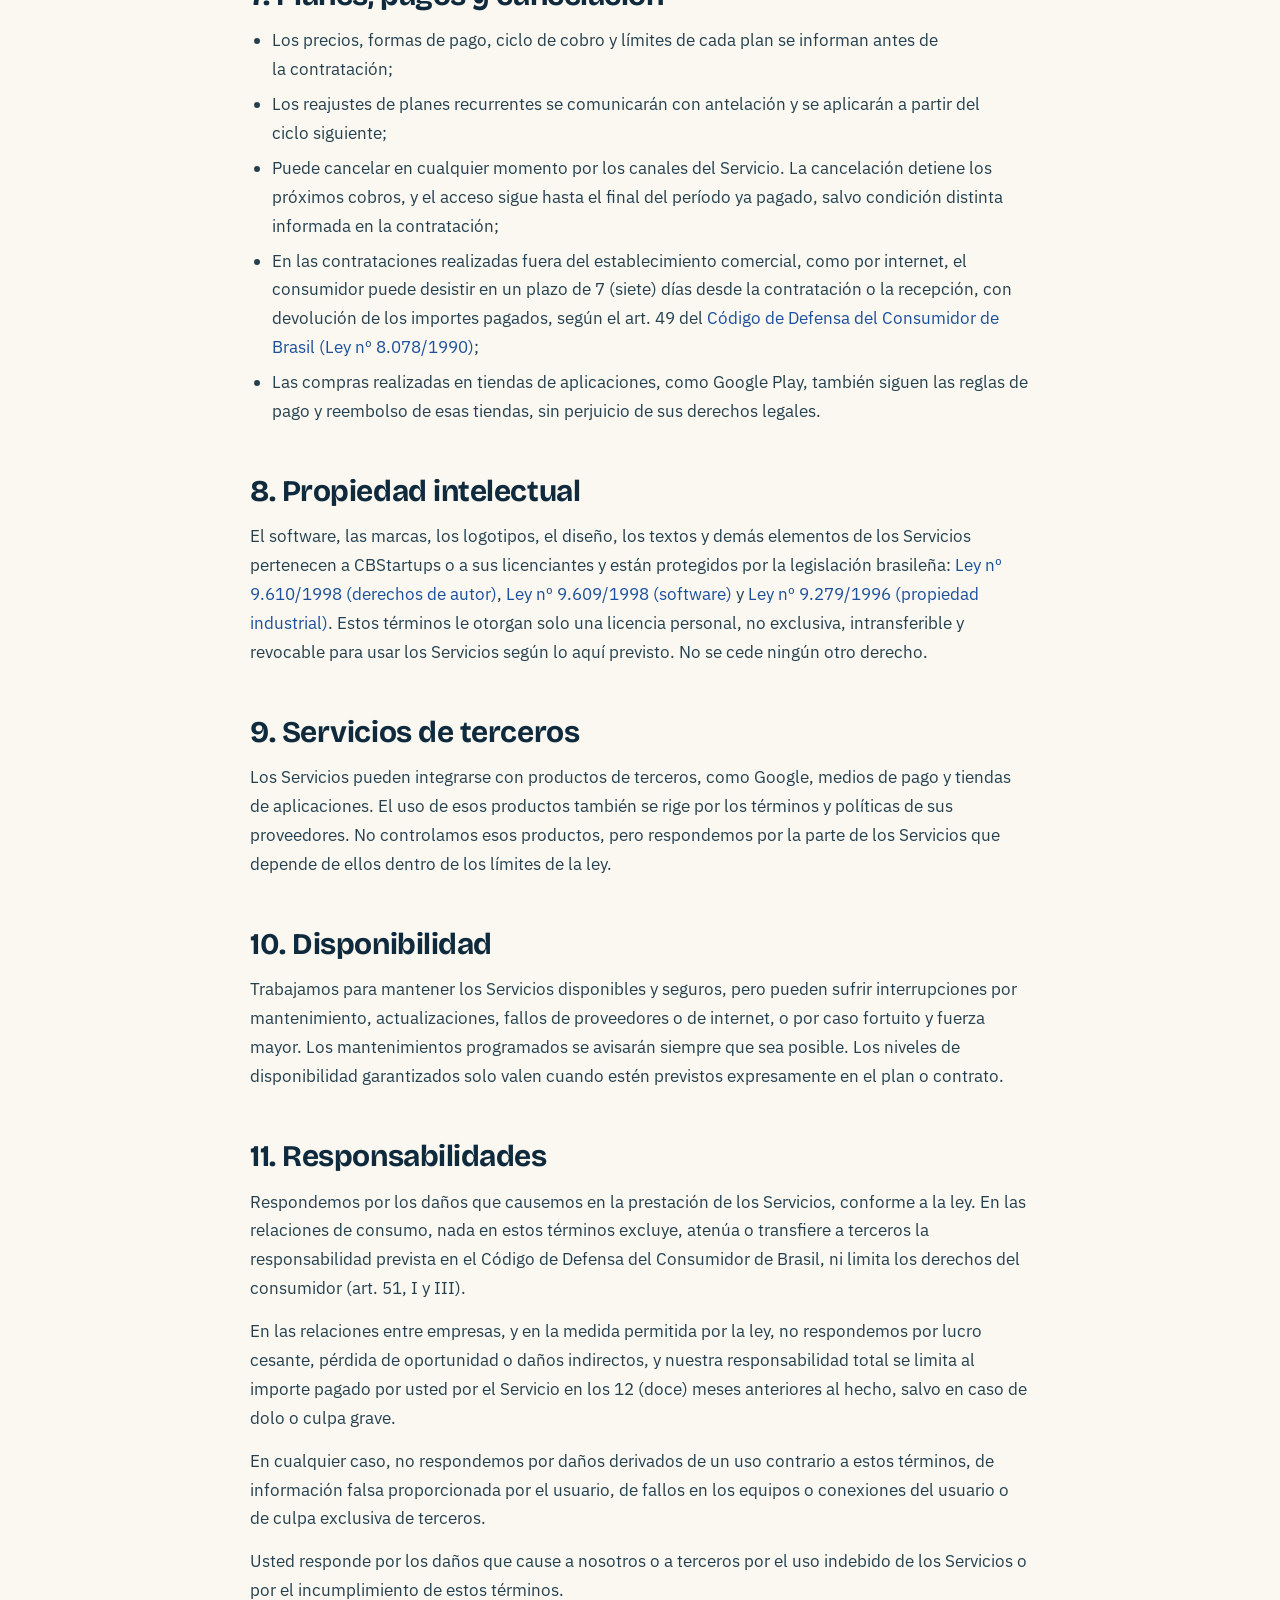
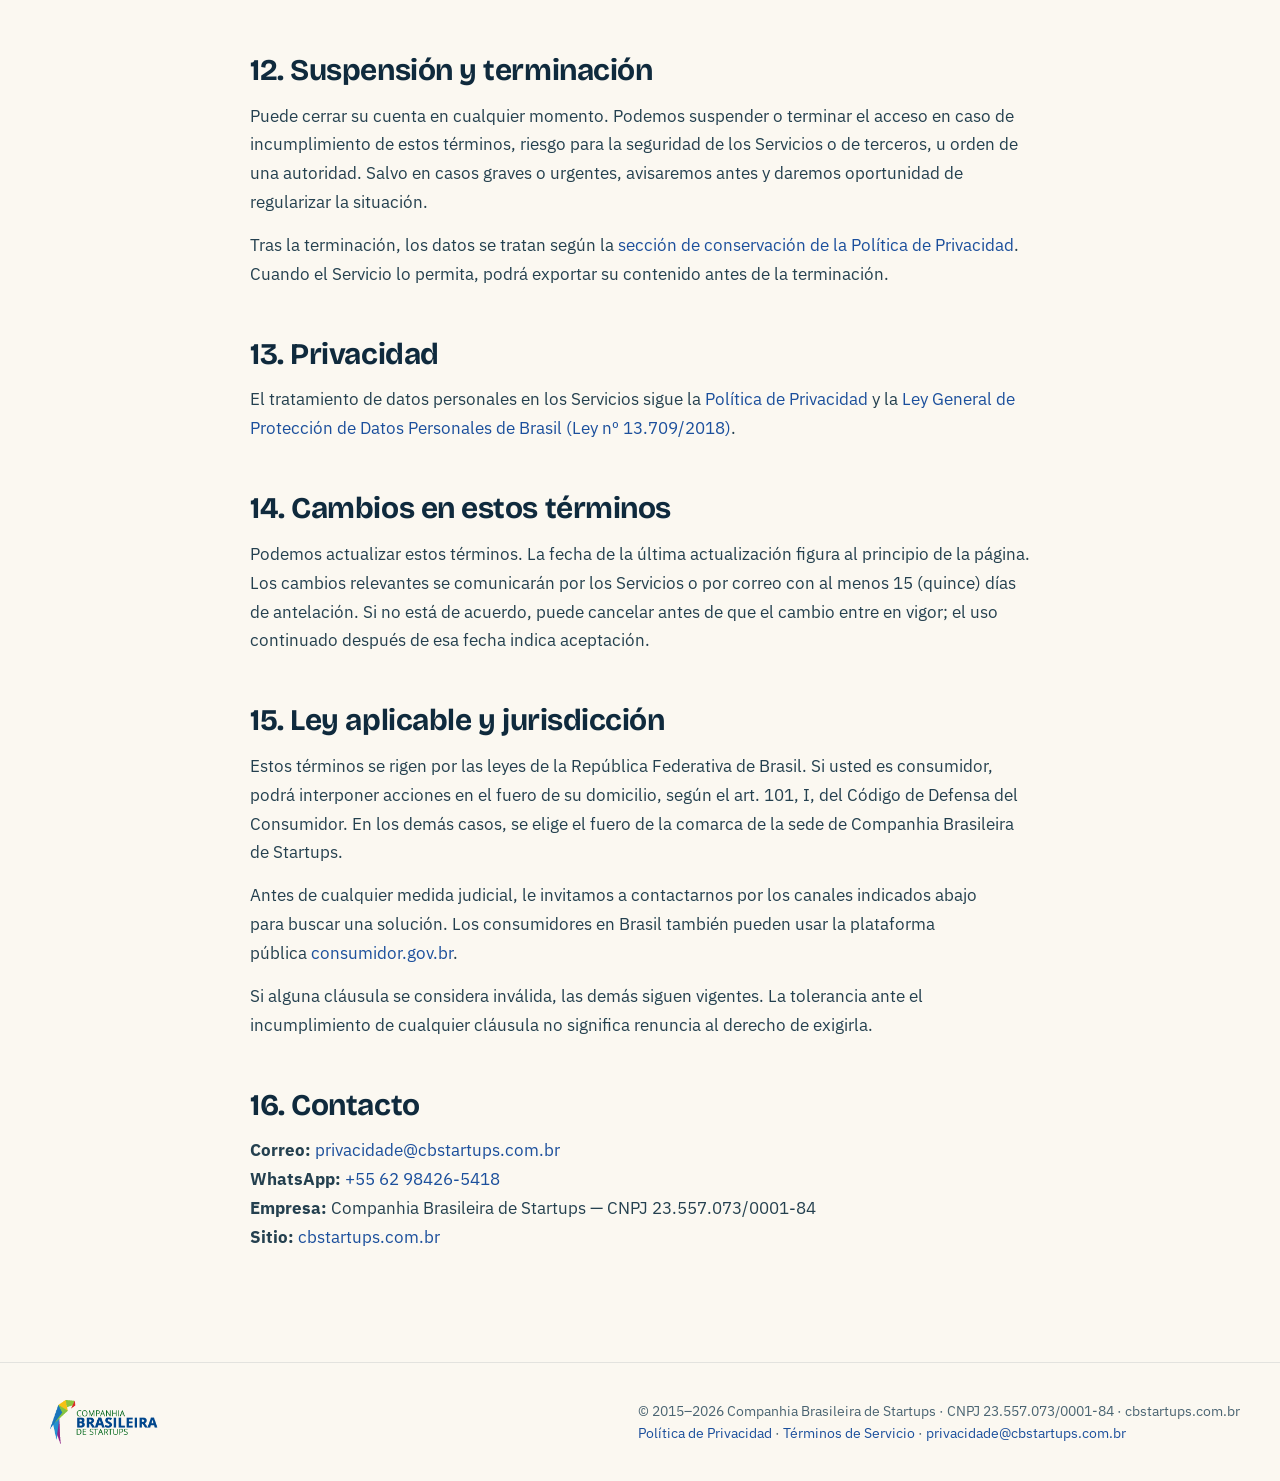
<file: es/terminos/index.html>
<!DOCTYPE html>
<html lang="es">
<head>
<meta charset="utf-8">
<meta name="viewport" content="width=device-width, initial-scale=1">
<title>Términos de Servicio — Companhia Brasileira de Startups</title>
<meta name="description" content="Reglas de uso de los sitios, plataformas y aplicaciones de Companhia Brasileira de Startups: cuenta, uso permitido, propiedad intelectual, responsabilidades y jurisdicción.">
<meta name="robots" content="index, follow">
<link rel="canonical" href="https://cbstartups.com.br/es/terminos/">
<link rel="alternate" hreflang="pt-BR" href="https://cbstartups.com.br/termos/">
<link rel="alternate" hreflang="en" href="https://cbstartups.com.br/en/terms/">
<link rel="alternate" hreflang="es" href="https://cbstartups.com.br/es/terminos/">
<link rel="alternate" hreflang="x-default" href="https://cbstartups.com.br/termos/">
<meta property="og:type" content="website">
<meta property="og:site_name" content="Companhia Brasileira de Startups">
<meta property="og:title" content="Términos de Servicio — Companhia Brasileira de Startups">
<meta property="og:url" content="https://cbstartups.com.br/es/terminos/">
<meta property="og:image" content="https://cbstartups.com.br/assets/logo-cbstartups.png">
<meta property="og:locale" content="es_ES">
<link rel="icon" href="../../assets/logo-cbstartups.png">
<link rel="preconnect" href="https://fonts.googleapis.com">
<link rel="preconnect" href="https://fonts.gstatic.com" crossorigin="">
<link href="https://fonts.googleapis.com/css2?family=Bricolage+Grotesque:opsz,wght@12..96,500;12..96,700;12..96,800&amp;family=IBM+Plex+Sans:wght@400;500;600&amp;family=IBM+Plex+Mono:wght@500&amp;display=swap" rel="stylesheet">
<link rel="stylesheet" href="../../assets/legal.css">
</head>
<body>

<header class="site-header">
  <div class="site-header-inner">
    <a href="../" aria-label="Companhia Brasileira de Startups — inicio"><img src="../../assets/logo-cbstartups.png" alt="Companhia Brasileira de Startups" width="155" height="55"></a>
    <div class="header-actions">
      <a href="../" class="back-link">← Volver al sitio</a>
      <div role="group" aria-label="Idioma" class="lang-switch">
        <a href="../../termos/" hreflang="pt-BR">PT</a>
        <a href="../../en/terms/" hreflang="en">EN</a>
        <a href="./" hreflang="es" aria-current="page">ES</a>
      </div>
    </div>
  </div>
</header>

<main class="legal">
  <p class="eyebrow">Documento legal</p>
  <h1>Términos de Servicio</h1>
  <p class="lead">Estos términos establecen las reglas para usar los sitios, plataformas, aplicaciones e integraciones de Companhia Brasileira de Startups. Léalos con atención: al usar los Servicios, usted los acepta.</p>

  <div class="meta">
    <strong>Empresa:</strong> Companhia Brasileira de Startups — CNPJ 23.557.073/0001-84<br>
    <strong>Encargado de protección de datos (DPO):</strong> Angel<br>
    <strong>Contacto:</strong> <a href="mailto:privacidade@cbstartups.com.br">privacidade@cbstartups.com.br</a><br>
    <strong>Vigencia:</strong> 22 de noviembre de 2026 · <strong>Última actualización:</strong> 22 de noviembre de 2026
  </div>

  <div class="callout">
    <p>Esta es una traducción de la <a href="../../termos/">versión en portugués</a>, que prevalece en caso de divergencia.</p>
  </div>

  <nav class="toc" aria-labelledby="toc-title">
    <h2 id="toc-title">En esta página</h2>
    <ol>
      <li><a href="#aceptacion">Aceptación</a></li>
      <li><a href="#definiciones">Quiénes somos y definiciones</a></li>
      <li><a href="#servicios">Los Servicios</a></li>
      <li><a href="#cuenta">Registro y cuenta</a></li>
      <li><a href="#uso-permitido">Uso permitido y prohibido</a></li>
      <li><a href="#contenido">Su contenido</a></li>
      <li><a href="#planes">Planes, pagos y cancelación</a></li>
      <li><a href="#propiedad-intelectual">Propiedad intelectual</a></li>
      <li><a href="#terceros">Servicios de terceros</a></li>
      <li><a href="#disponibilidad">Disponibilidad</a></li>
      <li><a href="#responsabilidad">Responsabilidades</a></li>
      <li><a href="#suspension">Suspensión y terminación</a></li>
      <li><a href="#privacidad">Privacidad</a></li>
      <li><a href="#cambios">Cambios en estos términos</a></li>
      <li><a href="#ley-jurisdiccion">Ley aplicable y jurisdicción</a></li>
      <li><a href="#contacto">Contacto</a></li>
    </ol>
  </nav>

  <section id="aceptacion">
    <h2>1. Aceptación</h2>
    <p>Al acceder o usar cualquier Servicio, crear una cuenta o autorizar una integración, usted declara que leyó y acepta estos Términos de Servicio y la <a href="../privacidad/">Política de Privacidad</a>. Si no está de acuerdo, no use los Servicios.</p>
    <p>Si usa los Servicios en nombre de una empresa, declara tener poderes para aceptar estos términos en su nombre, y la empresa queda vinculada a ellos.</p>
  </section>

  <section id="definiciones">
    <h2>2. Quiénes somos y definiciones</h2>
    <p>Los Servicios son ofrecidos por Companhia Brasileira de Startups (“CBStartups”, “nosotros”), inscrita en el CNPJ con el nº 23.557.073/0001-84. En estos términos:</p>
    <ul>
      <li><strong>Servicios:</strong> los sitios, plataformas, aplicaciones (incluidas las distribuidas por Google Play o integradas con servicios de Google), APIs y canales de atención operados por CBStartups;</li>
      <li><strong>Usuario</strong> o <strong>usted:</strong> la persona física o jurídica que accede o usa los Servicios;</li>
      <li><strong>Contenido del usuario:</strong> datos, archivos, textos y demás información que usted envía o genera en los Servicios.</li>
    </ul>
  </section>

  <section id="servicios">
    <h2>3. Los Servicios</h2>
    <p>Cada Servicio tiene funciones, planes y límites propios, descritos en su página, en la aplicación o en la propuesta comercial. Las condiciones específicas de un Servicio complementan estos términos y, en caso de conflicto, prevalecen en lo que traten de forma específica.</p>
    <p>Podemos evolucionar, modificar o descontinuar funciones de los Servicios. Cuando un cambio reduzca de forma relevante algo que usted contrató, avisaremos con antelación razonable y, si corresponde, podrá cancelar sin penalización y recibir el reembolso proporcional al período no utilizado.</p>
  </section>

  <section id="cuenta">
    <h2>4. Registro y cuenta</h2>
    <ul>
      <li>Para usar los Servicios, debe tener al menos 18 años y capacidad civil, o actuar mediante un representante legal;</li>
      <li>La información del registro debe ser verdadera, completa y actualizada;</li>
      <li>La cuenta es personal. Usted es responsable de mantener la contraseña en secreto y de las actividades realizadas con sus credenciales;</li>
      <li>Al iniciar sesión con una cuenta de terceros, como la de Google, usted autoriza el acceso a los datos mostrados en la pantalla de consentimiento de ese proveedor, según la <a href="../privacidad/#datos-google">Política de Privacidad</a>;</li>
      <li>Avísenos de inmediato en <a href="mailto:privacidade@cbstartups.com.br">privacidade@cbstartups.com.br</a> si sospecha de un uso no autorizado de su cuenta.</li>
    </ul>
  </section>

  <section id="uso-permitido">
    <h2>5. Uso permitido y prohibido</h2>
    <p>Puede usar los Servicios para los fines a los que están destinados, conforme a la ley y a estos términos. Está prohibido:</p>
    <ul>
      <li>usar los Servicios para actividades ilegales, fraudulentas o que violen derechos de terceros, incluidos los de privacidad, imagen y propiedad intelectual;</li>
      <li>intentar acceder a áreas, cuentas o datos sin autorización, probar vulnerabilidades sin permiso escrito o eludir medidas de seguridad y límites técnicos;</li>
      <li>sobrecargar, interrumpir o perjudicar la infraestructura de los Servicios, incluso con el envío masivo de solicitudes fuera de los límites del plan;</li>
      <li>copiar, modificar, descompilar o aplicar ingeniería inversa al software, salvo en los casos permitidos por la ley;</li>
      <li>revender, sublicenciar o poner los Servicios a disposición de terceros sin autorización;</li>
      <li>enviar spam, malware o contenido ilícito, ofensivo, discriminatorio o que incite a la violencia;</li>
      <li>hacerse pasar por otra persona o empresa.</li>
    </ul>
  </section>

  <section id="contenido">
    <h2>6. Su contenido</h2>
    <p>El Contenido del usuario sigue siendo suyo. Usted nos concede una licencia no exclusiva, gratuita y limitada al período de uso para alojar, procesar, reproducir y mostrar ese contenido solo en la medida necesaria para prestar y mejorar los Servicios para usted.</p>
    <p>Usted es responsable del contenido que envía y de contar con las autorizaciones necesarias, incluso para los datos personales de terceros que introduzca en los Servicios. Podemos retirar contenido que viole estos términos o la ley, o mediante orden judicial, según el <a href="https://www.planalto.gov.br/ccivil_03/_ato2011-2014/2014/lei/l12965.htm" target="_blank" rel="noopener">Marco Civil de Internet de Brasil (Ley nº 12.965/2014)</a>.</p>
  </section>

  <section id="planes">
    <h2>7. Planes, pagos y cancelación</h2>
    <ul>
      <li>Los precios, formas de pago, ciclo de cobro y límites de cada plan se informan antes de la contratación;</li>
      <li>Los reajustes de planes recurrentes se comunicarán con antelación y se aplicarán a partir del ciclo siguiente;</li>
      <li>Puede cancelar en cualquier momento por los canales del Servicio. La cancelación detiene los próximos cobros, y el acceso sigue hasta el final del período ya pagado, salvo condición distinta informada en la contratación;</li>
      <li>En las contrataciones realizadas fuera del establecimiento comercial, como por internet, el consumidor puede desistir en un plazo de 7 (siete) días desde la contratación o la recepción, con devolución de los importes pagados, según el art. 49 del <a href="https://www.planalto.gov.br/ccivil_03/leis/l8078compilado.htm" target="_blank" rel="noopener">Código de Defensa del Consumidor de Brasil (Ley nº 8.078/1990)</a>;</li>
      <li>Las compras realizadas en tiendas de aplicaciones, como Google Play, también siguen las reglas de pago y reembolso de esas tiendas, sin perjuicio de sus derechos legales.</li>
    </ul>
  </section>

  <section id="propiedad-intelectual">
    <h2>8. Propiedad intelectual</h2>
    <p>El software, las marcas, los logotipos, el diseño, los textos y demás elementos de los Servicios pertenecen a CBStartups o a sus licenciantes y están protegidos por la legislación brasileña: <a href="https://www.planalto.gov.br/ccivil_03/leis/l9610.htm" target="_blank" rel="noopener">Ley nº 9.610/1998 (derechos de autor)</a>, <a href="https://www.planalto.gov.br/ccivil_03/leis/l9609.htm" target="_blank" rel="noopener">Ley nº 9.609/1998 (software)</a> y <a href="https://www.planalto.gov.br/ccivil_03/leis/l9279.htm" target="_blank" rel="noopener">Ley nº 9.279/1996 (propiedad industrial)</a>. Estos términos le otorgan solo una licencia personal, no exclusiva, intransferible y revocable para usar los Servicios según lo aquí previsto. No se cede ningún otro derecho.</p>
  </section>

  <section id="terceros">
    <h2>9. Servicios de terceros</h2>
    <p>Los Servicios pueden integrarse con productos de terceros, como Google, medios de pago y tiendas de aplicaciones. El uso de esos productos también se rige por los términos y políticas de sus proveedores. No controlamos esos productos, pero respondemos por la parte de los Servicios que depende de ellos dentro de los límites de la ley.</p>
  </section>

  <section id="disponibilidad">
    <h2>10. Disponibilidad</h2>
    <p>Trabajamos para mantener los Servicios disponibles y seguros, pero pueden sufrir interrupciones por mantenimiento, actualizaciones, fallos de proveedores o de internet, o por caso fortuito y fuerza mayor. Los mantenimientos programados se avisarán siempre que sea posible. Los niveles de disponibilidad garantizados solo valen cuando estén previstos expresamente en el plan o contrato.</p>
  </section>

  <section id="responsabilidad">
    <h2>11. Responsabilidades</h2>
    <p>Respondemos por los daños que causemos en la prestación de los Servicios, conforme a la ley. En las relaciones de consumo, nada en estos términos excluye, atenúa o transfiere a terceros la responsabilidad prevista en el Código de Defensa del Consumidor de Brasil, ni limita los derechos del consumidor (art. 51, I y III).</p>
    <p>En las relaciones entre empresas, y en la medida permitida por la ley, no respondemos por lucro cesante, pérdida de oportunidad o daños indirectos, y nuestra responsabilidad total se limita al importe pagado por usted por el Servicio en los 12 (doce) meses anteriores al hecho, salvo en caso de dolo o culpa grave.</p>
    <p>En cualquier caso, no respondemos por daños derivados de un uso contrario a estos términos, de información falsa proporcionada por el usuario, de fallos en los equipos o conexiones del usuario o de culpa exclusiva de terceros.</p>
    <p>Usted responde por los daños que cause a nosotros o a terceros por el uso indebido de los Servicios o por el incumplimiento de estos términos.</p>
  </section>

  <section id="suspension">
    <h2>12. Suspensión y terminación</h2>
    <p>Puede cerrar su cuenta en cualquier momento. Podemos suspender o terminar el acceso en caso de incumplimiento de estos términos, riesgo para la seguridad de los Servicios o de terceros, u orden de una autoridad. Salvo en casos graves o urgentes, avisaremos antes y daremos oportunidad de regularizar la situación.</p>
    <p>Tras la terminación, los datos se tratan según la <a href="../privacidad/#conservacion">sección de conservación de la Política de Privacidad</a>. Cuando el Servicio lo permita, podrá exportar su contenido antes de la terminación.</p>
  </section>

  <section id="privacidad">
    <h2>13. Privacidad</h2>
    <p>El tratamiento de datos personales en los Servicios sigue la <a href="../privacidad/">Política de Privacidad</a> y la <a href="https://www.planalto.gov.br/ccivil_03/_ato2015-2018/2018/lei/l13709.htm" target="_blank" rel="noopener">Ley General de Protección de Datos Personales de Brasil (Ley nº 13.709/2018)</a>.</p>
  </section>

  <section id="cambios">
    <h2>14. Cambios en estos términos</h2>
    <p>Podemos actualizar estos términos. La fecha de la última actualización figura al principio de la página. Los cambios relevantes se comunicarán por los Servicios o por correo con al menos 15 (quince) días de antelación. Si no está de acuerdo, puede cancelar antes de que el cambio entre en vigor; el uso continuado después de esa fecha indica aceptación.</p>
  </section>

  <section id="ley-jurisdiccion">
    <h2>15. Ley aplicable y jurisdicción</h2>
    <p>Estos términos se rigen por las leyes de la República Federativa de Brasil. Si usted es consumidor, podrá interponer acciones en el fuero de su domicilio, según el art. 101, I, del Código de Defensa del Consumidor. En los demás casos, se elige el fuero de la comarca de la sede de Companhia Brasileira de Startups.</p>
    <p>Antes de cualquier medida judicial, le invitamos a contactarnos por los canales indicados abajo para buscar una solución. Los consumidores en Brasil también pueden usar la plataforma pública <a href="https://www.consumidor.gov.br/" target="_blank" rel="noopener">consumidor.gov.br</a>.</p>
    <p>Si alguna cláusula se considera inválida, las demás siguen vigentes. La tolerancia ante el incumplimiento de cualquier cláusula no significa renuncia al derecho de exigirla.</p>
  </section>

  <section id="contacto">
    <h2>16. Contacto</h2>
    <p><strong>Correo:</strong> <a href="mailto:privacidade@cbstartups.com.br">privacidade@cbstartups.com.br</a><br>
    <strong>WhatsApp:</strong> <a href="https://wa.me/5562984265418" target="_blank" rel="noopener">+55 62 98426-5418</a><br>
    <strong>Empresa:</strong> Companhia Brasileira de Startups — CNPJ 23.557.073/0001-84<br>
    <strong>Sitio:</strong> <a href="https://cbstartups.com.br/es/">cbstartups.com.br</a></p>
  </section>
</main>

<footer class="site-footer">
  <div class="site-footer-inner">
    <img src="../../assets/logo-cbstartups.png" alt="Companhia Brasileira de Startups" width="130" height="46">
    <address>
      <span>© 2015–2026 Companhia Brasileira de Startups · CNPJ 23.557.073/0001-84 · cbstartups.com.br</span>
      <span><a href="../privacidad/">Política de Privacidad</a> · <a href="./" aria-current="page">Términos de Servicio</a> · <a href="mailto:privacidade@cbstartups.com.br">privacidade@cbstartups.com.br</a></span>
    </address>
  </div>
</footer>

</body>
</html>
</file>
<file: assets/legal.css>
/* Estilos das páginas legais (privacidade e termos), no visual do site */
html{scroll-behavior:smooth}
body{margin:0;background:#FBF8F1;color:#0F2A3D;font-family:'IBM Plex Sans',system-ui,sans-serif;-webkit-font-smoothing:antialiased}
a{color:#1B4F9C;text-decoration:none}
a:hover{color:#17A2A4}
::selection{background:#F6C330;color:#0F2A3D}

.site-header{position:sticky;top:0;z-index:20;background:rgba(251,248,241,0.92);backdrop-filter:blur(10px);border-bottom:1px solid rgba(15,42,61,0.08)}
.site-header-inner{max-width:1200px;margin:0 auto;padding:14px 24px;display:flex;align-items:center;justify-content:space-between;gap:24px;flex-wrap:wrap}
.site-header img{display:block;height:52px;width:auto}
.header-actions{display:flex;align-items:center;gap:14px;flex-wrap:wrap}
.back-link{color:#0F2A3D;font-size:15px;font-weight:500}
.lang-switch{display:flex;gap:2px;padding:3px;border-radius:999px;background:rgba(15,42,61,0.06);font-family:'IBM Plex Mono',monospace;font-size:12px}
.lang-switch a{padding:6px 10px;border-radius:999px;letter-spacing:0.04em;color:#0F2A3D}
.lang-switch a[aria-current="page"]{background:#0F2A3D;color:#FBF8F1}

.legal{max-width:780px;margin:0 auto;padding:64px 24px 96px}
.eyebrow{display:flex;align-items:center;gap:10px;font-family:'IBM Plex Mono',monospace;font-size:13px;letter-spacing:0.08em;text-transform:uppercase;color:#1E9E5A;margin:0 0 20px}
.eyebrow::before{content:"";width:10px;height:10px;background:#F6C330;transform:rotate(45deg)}
.legal h1{margin:0 0 16px;font-family:'Bricolage Grotesque',sans-serif;font-weight:800;font-size:clamp(36px,5vw,56px);line-height:1;letter-spacing:-0.025em;text-wrap:balance}
.legal .lead{margin:0 0 28px;font-size:19px;line-height:1.55;color:#34505F;text-wrap:pretty}
.meta{margin:0 0 36px;padding:20px 22px;border-radius:16px;background:#fff;border:1px solid rgba(15,42,61,0.1);font-size:15px;line-height:1.7;color:#34505F}
.meta strong{color:#0F2A3D}
.toc{margin:0 0 48px;padding:22px 24px;border-radius:16px;background:rgba(15,42,61,0.04)}
.toc h2{margin:0 0 12px;font-family:'IBM Plex Mono',monospace;font-size:13px;font-weight:500;letter-spacing:0.08em;text-transform:uppercase;color:#4A6472}
.toc ol{margin:0;padding-left:22px;columns:2 260px;column-gap:32px;font-size:15px;line-height:1.8}
.legal section{scroll-margin-top:100px}
.legal section h2{margin:48px 0 14px;font-family:'Bricolage Grotesque',sans-serif;font-weight:700;font-size:clamp(24px,3vw,30px);line-height:1.15;letter-spacing:-0.015em}
.legal h3{margin:28px 0 8px;font-size:18px;font-weight:600}
.legal p,.legal li{font-size:17px;line-height:1.7;color:#24404F;text-wrap:pretty}
.legal p{margin:0 0 14px}
.legal ul{margin:0 0 16px;padding-left:22px}
.legal li{margin:0 0 6px}
.callout{margin:20px 0;padding:18px 22px;border-left:4px solid #1E9E5A;background:#fff;border-radius:0 12px 12px 0}
.callout p:last-child{margin-bottom:0}
.table-wrap{overflow-x:auto;margin:0 0 18px}
.legal table{width:100%;border-collapse:collapse;font-size:15px;line-height:1.55}
.legal th,.legal td{text-align:left;vertical-align:top;padding:10px 12px;border-bottom:1px solid rgba(15,42,61,0.12)}
.legal th{font-weight:600;color:#0F2A3D;background:rgba(15,42,61,0.04)}

.site-footer{border-top:1px solid rgba(15,42,61,0.1)}
.site-footer-inner{max-width:1200px;margin:0 auto;padding:36px 24px;display:flex;justify-content:space-between;align-items:center;gap:20px;flex-wrap:wrap;font-size:14px;color:#4A6472}
.site-footer img{height:46px;width:auto}
.site-footer address{font-style:normal;display:flex;flex-direction:column;gap:4px}

@media print{
  .site-header,.toc,.site-footer{display:none}
  .legal{padding:0}
}
</file>
